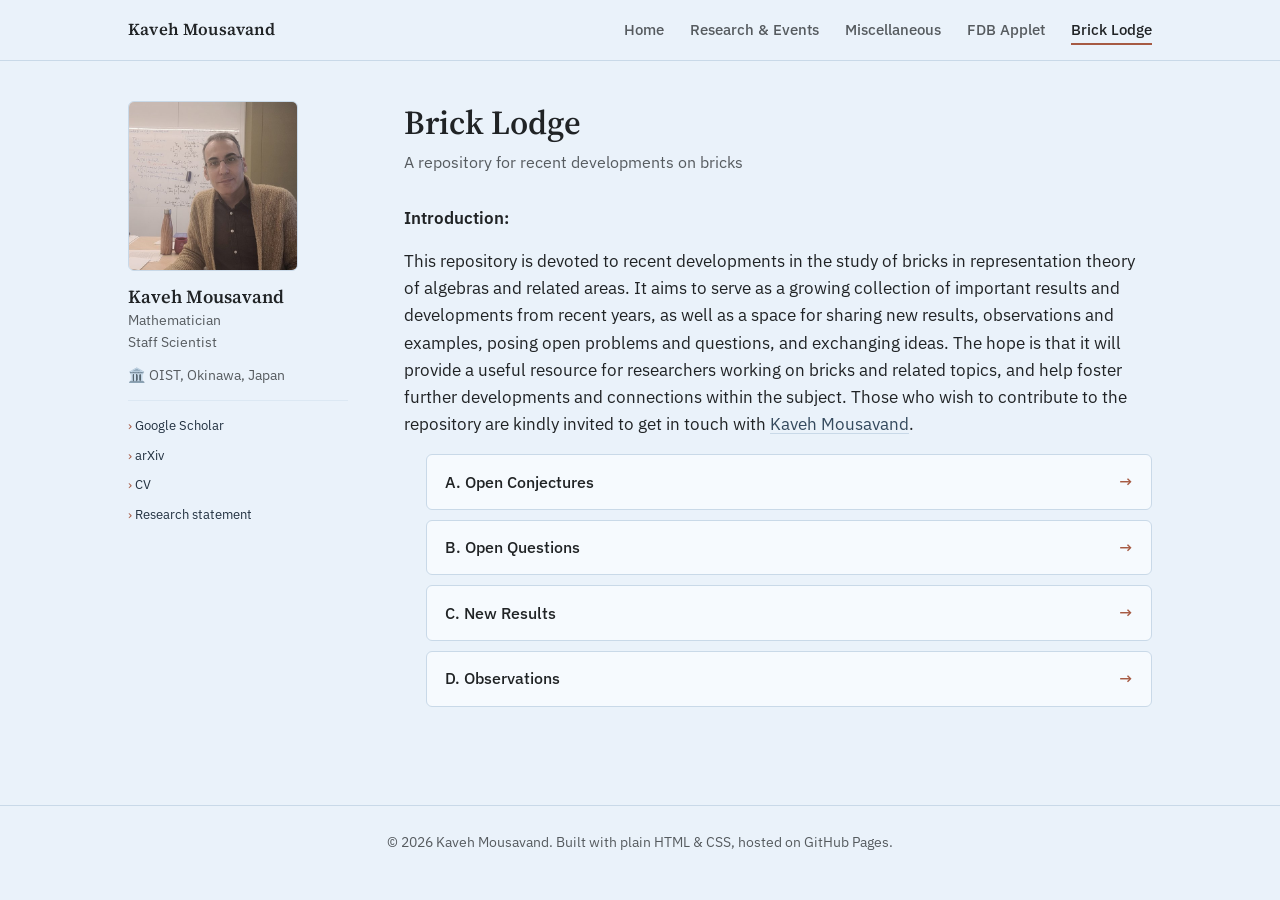
<file: index.html>
<!DOCTYPE html>
<html lang="en">
<head>
<meta charset="UTF-8">
<meta name="viewport" content="width=device-width, initial-scale=1.0">
<title>Brick Lodge — Kaveh Mousavand</title>
<link rel="icon" href="data:,">
<link rel="stylesheet" href="css/style.css">
</head>
<body>

<nav class="topnav">
  <div class="topnav-inner" id="topnav-inner">
    <a class="brand" href="https://kaveh-mousavand.github.io/" target="_blank" rel="noopener noreferrer">Kaveh Mousavand</a>
    <button class="nav-toggle" id="nav-toggle" aria-label="Toggle navigation">Menu</button>
    <ul class="navlinks">
      <li><a href="https://kaveh-mousavand.github.io/" target="_blank" rel="noopener noreferrer">Home</a></li>
      <li><a href="https://kaveh-mousavand.github.io/research.html" target="_blank" rel="noopener noreferrer">Research &amp; Events</a></li>
      <li><a href="https://kaveh-mousavand.github.io/misc.html" target="_blank" rel="noopener noreferrer">Miscellaneous</a></li>
      <li><a href="https://kaveh-mousavand.github.io/fdb-applet.html" target="_blank" rel="noopener noreferrer">FDB Applet</a></li>
      <li><a href="index.html" class="active">Brick Lodge</a></li>
    </ul>
  </div>
</nav>

<div class="shell">
  <aside class="sidebar">
    <img class="avatar" src="assets/images/profile.jpg" alt="Kaveh Mousavand">
    <h2>Kaveh Mousavand</h2>
    <p class="field">Mathematician</p>
    <p class="role">Staff Scientist</p>
    <p class="org"><a href="https://www.oist.jp/" target="_blank" rel="noopener noreferrer">OIST, Okinawa, Japan</a></p>
    <ul class="sidebar-links">
      <li><a href="https://scholar.google.com/citations?user=8kGHQqMAAAAJ&hl=en" target="_blank" rel="noopener noreferrer">Google Scholar</a></li>
      <li><a href="https://arxiv.org/a/mousavand_k_1" target="_blank" rel="noopener noreferrer">arXiv</a></li>
      <li><a href="https://kaveh-mousavand.github.io/assets/docs/cv.pdf" target="_blank" rel="noopener noreferrer">CV</a></li>
      <li><a href="https://kaveh-mousavand.github.io/assets/docs/research-statement.pdf" target="_blank" rel="noopener noreferrer">Research statement</a></li>
    </ul>
  </aside>

  <main class="content">
    <h1>Brick Lodge</h1>
    <p class="subtitle">A repository for recent developments on bricks</p>

    <p class="section-label">Introduction:</p>
    <p>This repository is devoted to recent developments in the study of bricks in representation theory of algebras and related areas. It aims to serve as a growing collection of important results and developments from recent years, as well as a space for sharing new results, observations and examples, posing open problems and questions, and exchanging ideas. The hope is that it will provide a useful resource for researchers working on bricks and related topics, and help foster further developments and connections within the subject. Those who wish to contribute to the repository are kindly invited to get in touch with <a href="https://kaveh-mousavand.github.io/" target="_blank" rel="noopener noreferrer">Kaveh Mousavand</a>.</p>

    <ul class="brick-list">
      <li><a class="brick-item" href="open-conjectures.html">A. Open Conjectures</a></li>
      <li><a class="brick-item" href="open-questions.html">B. Open Questions</a></li>
      <li><a class="brick-item" href="results.html">C. New Results</a></li>
      <li><a class="brick-item" href="observations.html">D. Observations</a></li>
    </ul>
  </main>
</div>

<footer class="site-footer">
  © 2026 Kaveh Mousavand. Built with plain HTML &amp; CSS, hosted on GitHub Pages.
</footer>

<script>
document.getElementById('nav-toggle').addEventListener('click', function() {
  document.getElementById('topnav-inner').classList.toggle('open');
});

// All four sections are their own pages: open-conjectures.html, open-questions.html,
// results.html and observations.html.
</script>
</body>
</html>
</file>
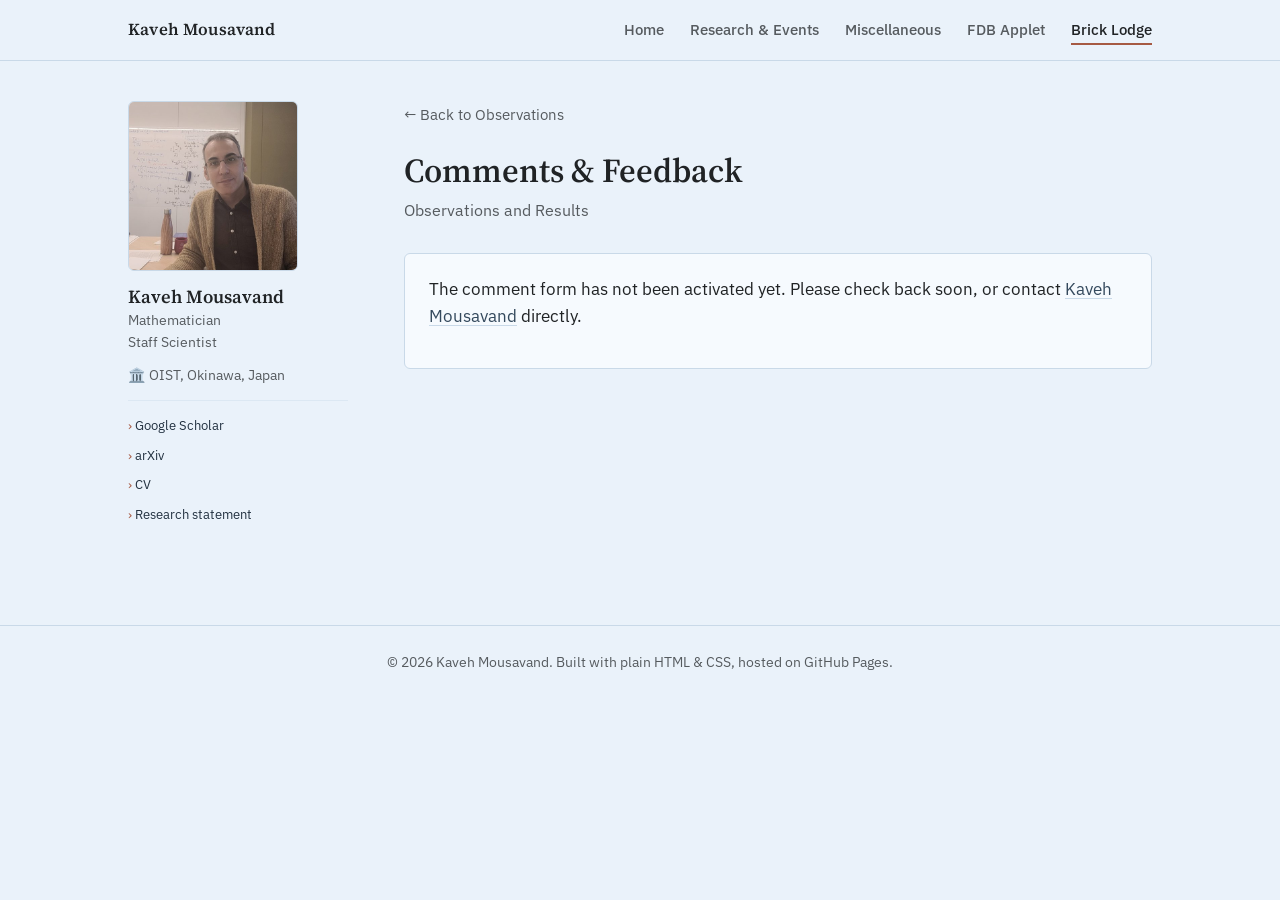
<file: feedback.html>
<!DOCTYPE html>
<html lang="en">
<head>
<meta charset="UTF-8">
<meta name="viewport" content="width=device-width, initial-scale=1.0">
<title>Comments &amp; Feedback — Brick Lodge</title>
<link rel="icon" href="data:,">
<link rel="stylesheet" href="css/style.css">
</head>
<body>

<nav class="topnav">
  <div class="topnav-inner" id="topnav-inner">
    <a class="brand" href="https://kaveh-mousavand.github.io/" target="_blank" rel="noopener noreferrer">Kaveh Mousavand</a>
    <button class="nav-toggle" id="nav-toggle" aria-label="Toggle navigation">Menu</button>
    <ul class="navlinks">
      <li><a href="https://kaveh-mousavand.github.io/" target="_blank" rel="noopener noreferrer">Home</a></li>
      <li><a href="https://kaveh-mousavand.github.io/research.html" target="_blank" rel="noopener noreferrer">Research &amp; Events</a></li>
      <li><a href="https://kaveh-mousavand.github.io/misc.html" target="_blank" rel="noopener noreferrer">Miscellaneous</a></li>
      <li><a href="https://kaveh-mousavand.github.io/fdb-applet.html" target="_blank" rel="noopener noreferrer">FDB Applet</a></li>
      <li><a href="index.html" class="active">Brick Lodge</a></li>
    </ul>
  </div>
</nav>

<div class="shell">
  <aside class="sidebar">
    <img class="avatar" src="assets/images/profile.jpg" alt="Kaveh Mousavand">
    <h2>Kaveh Mousavand</h2>
    <p class="field">Mathematician</p>
    <p class="role">Staff Scientist</p>
    <p class="org"><a href="https://www.oist.jp/" target="_blank" rel="noopener noreferrer">OIST, Okinawa, Japan</a></p>
    <ul class="sidebar-links">
      <li><a href="https://scholar.google.com/citations?user=8kGHQqMAAAAJ&hl=en" target="_blank" rel="noopener noreferrer">Google Scholar</a></li>
      <li><a href="https://arxiv.org/a/mousavand_k_1" target="_blank" rel="noopener noreferrer">arXiv</a></li>
      <li><a href="https://kaveh-mousavand.github.io/assets/docs/cv.pdf" target="_blank" rel="noopener noreferrer">CV</a></li>
      <li><a href="https://kaveh-mousavand.github.io/assets/docs/research-statement.pdf" target="_blank" rel="noopener noreferrer">Research statement</a></li>
    </ul>
  </aside>

  <main class="content">
    <a class="back-link" id="back-to-obs" href="observations.html">&larr; Back to Observations</a>
    <h1>Comments &amp; Feedback</h1>
    <p class="subtitle" id="obs-label">Observations</p>

    <div class="card" id="not-active" hidden>
      <p>The comment form has not been activated yet. Please check back soon, or contact <a href="https://kaveh-mousavand.github.io/" target="_blank" rel="noopener noreferrer">Kaveh Mousavand</a> directly.</p>
    </div>
    <div class="card" id="bad-link" hidden>
      <p>This page needs to be opened from the &ldquo;Comments &amp; Feedback&rdquo; link below an observation or a result. Please go back to the <a href="observations.html">Observations</a> or <a href="results.html">Results</a> page.</p>
    </div>

    <form id="feedback-form" class="card feedback-form" novalidate>
      <p class="form-intro">Your comment will be sent to the maintainer and contributors of the Brick Lodge for review. If it is approved, it will appear beneath the relevant observation or result under your full name. Your email address is used only to contact you about your comment and is never displayed.</p>

      <label for="full-name">Full name <span class="req">*</span></label>
      <input type="text" id="full-name" name="name" maxlength="120" autocomplete="name" required>

      <label for="email">Email address <span class="req">*</span></label>
      <input type="email" id="email" name="email" maxlength="200" autocomplete="email" required>

      <label for="comment">Comment or feedback <span class="req">*</span></label>
      <textarea id="comment" name="comment" rows="10" required></textarea>
      <p class="field-note"><span id="word-count" class="word-count">0 / 1000 words</span></p>

      <label for="attachment">Attachment <span class="opt">(optional, up to <span id="max-mb">20</span> MB)</span></label>
      <input type="file" id="attachment" name="attachment">
      <p class="field-note" id="file-note"></p>

      <div class="hp" aria-hidden="true">
        <label for="website">Leave this field empty</label>
        <input type="text" id="website" name="website" tabindex="-1" autocomplete="off">
      </div>

      <p id="form-status" class="form-status" role="status" aria-live="polite" hidden></p>
      <button type="submit" class="btn" id="submit-btn">Submit comment</button>
    </form>

    <div class="card" id="thanks" hidden>
      <h3>Thank you</h3>
      <p>Thank you for your comment and feedback. It will be posted on the Brick Lodge after review. A confirmation has also been sent to your email address.</p>
      <p><a href="observations.html" id="thanks-back">&larr; Back to Observations</a></p>
    </div>
  </main>
</div>

<footer class="site-footer">
  © 2026 Kaveh Mousavand. Built with plain HTML &amp; CSS, hosted on GitHub Pages.
</footer>

<script src="js/feedback-config.js"></script>
<script src="js/feedback.js"></script>
<script>
document.getElementById('nav-toggle').addEventListener('click', function() {
  document.getElementById('topnav-inner').classList.toggle('open');
});

document.querySelectorAll('.info-toggle').forEach(function(btn) {
  btn.addEventListener('click', function() {
    const panel = document.getElementById(btn.getAttribute('data-target'));
    if (!panel) return;
    const isOpen = btn.getAttribute('aria-expanded') === 'true';
    btn.setAttribute('aria-expanded', String(!isOpen));
    if (isOpen) {
      panel.hidden = true;
    } else {
      panel.hidden = false;
    }
  });
});
</script>
</body>
</html>
</file>
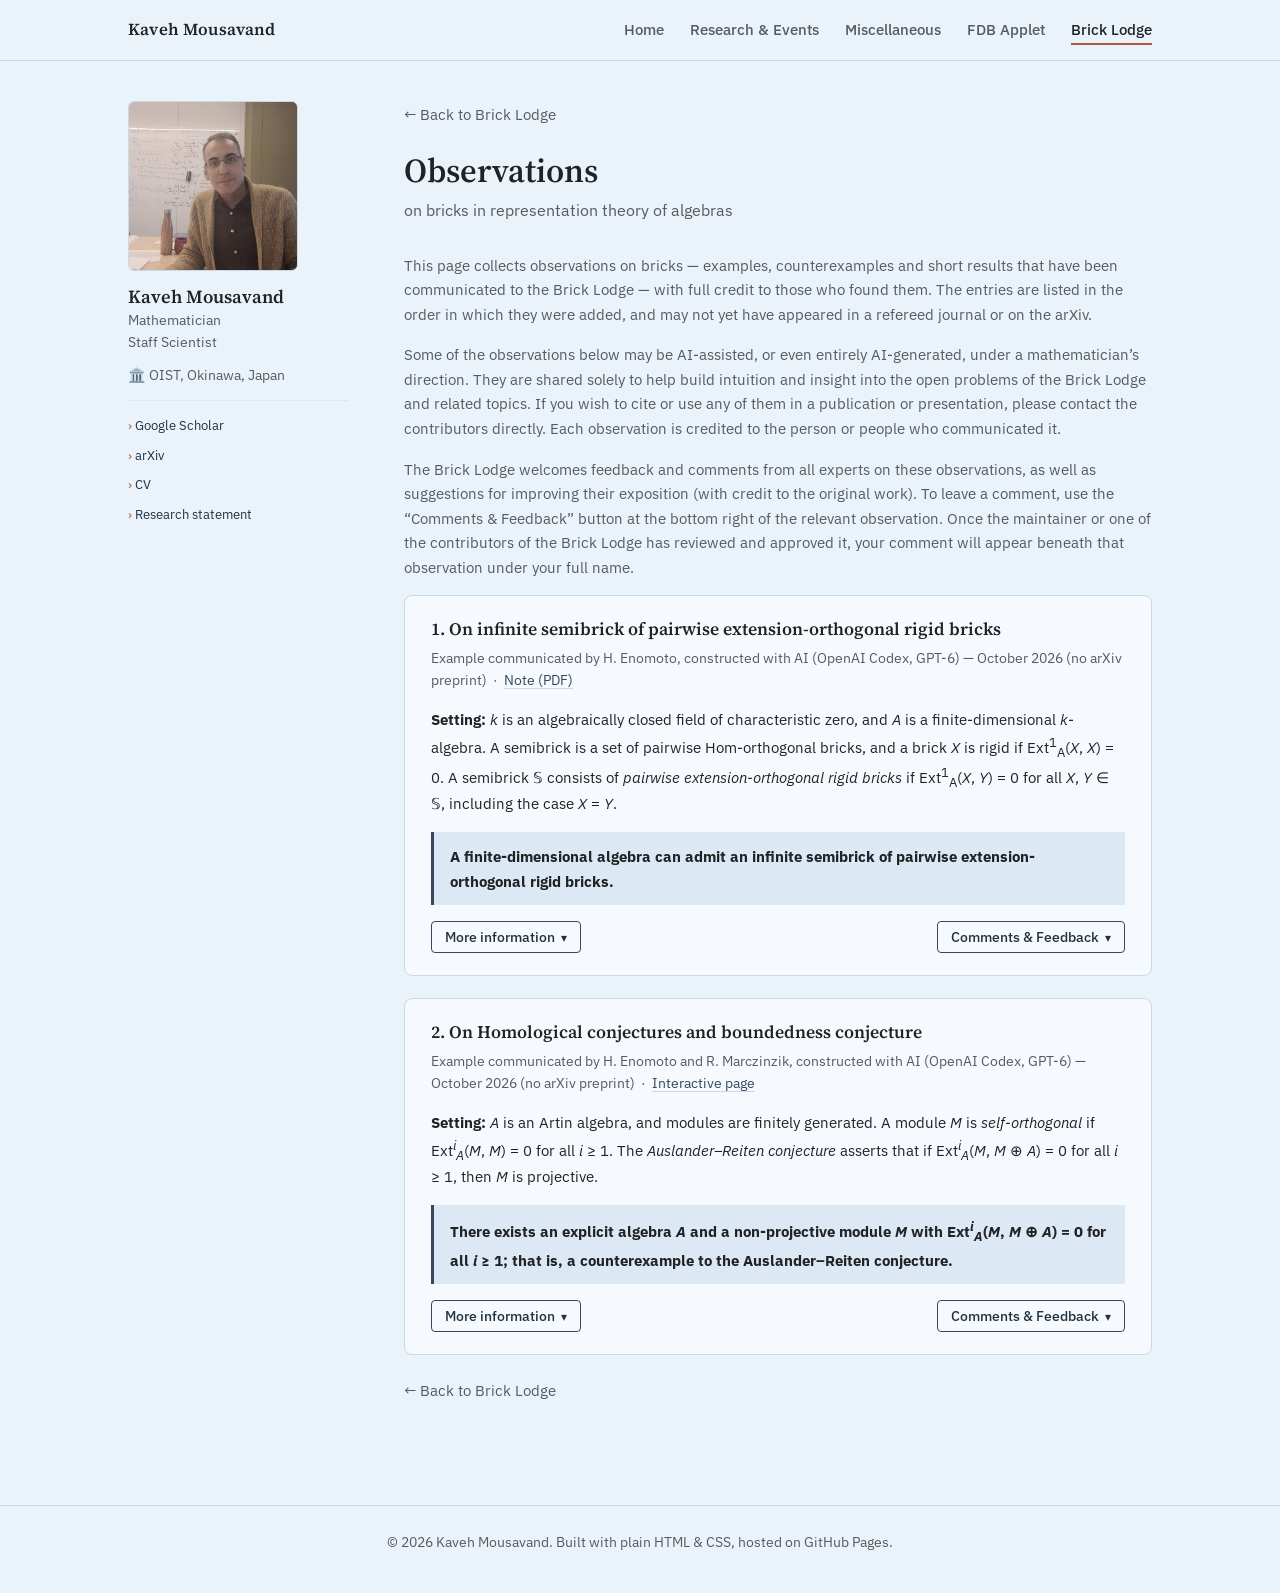
<file: observations.html>
<!DOCTYPE html>
<html lang="en">
<head>
<meta charset="UTF-8">
<meta name="viewport" content="width=device-width, initial-scale=1.0">
<title>Observations on Bricks — Kaveh Mousavand</title>
<link rel="icon" href="data:,">
<link rel="stylesheet" href="css/style.css">
</head>
<body>

<nav class="topnav">
  <div class="topnav-inner" id="topnav-inner">
    <a class="brand" href="https://kaveh-mousavand.github.io/" target="_blank" rel="noopener noreferrer">Kaveh Mousavand</a>
    <button class="nav-toggle" id="nav-toggle" aria-label="Toggle navigation">Menu</button>
    <ul class="navlinks">
      <li><a href="https://kaveh-mousavand.github.io/" target="_blank" rel="noopener noreferrer">Home</a></li>
      <li><a href="https://kaveh-mousavand.github.io/research.html" target="_blank" rel="noopener noreferrer">Research &amp; Events</a></li>
      <li><a href="https://kaveh-mousavand.github.io/misc.html" target="_blank" rel="noopener noreferrer">Miscellaneous</a></li>
      <li><a href="https://kaveh-mousavand.github.io/fdb-applet.html" target="_blank" rel="noopener noreferrer">FDB Applet</a></li>
      <li><a href="index.html" class="active">Brick Lodge</a></li>
    </ul>
  </div>
</nav>

<div class="shell">
  <aside class="sidebar">
    <img class="avatar" src="assets/images/profile.jpg" alt="Kaveh Mousavand">
    <h2>Kaveh Mousavand</h2>
    <p class="field">Mathematician</p>
    <p class="role">Staff Scientist</p>
    <p class="org"><a href="https://www.oist.jp/" target="_blank" rel="noopener noreferrer">OIST, Okinawa, Japan</a></p>
    <ul class="sidebar-links">
      <li><a href="https://scholar.google.com/citations?user=8kGHQqMAAAAJ&hl=en" target="_blank" rel="noopener noreferrer">Google Scholar</a></li>
      <li><a href="https://arxiv.org/a/mousavand_k_1" target="_blank" rel="noopener noreferrer">arXiv</a></li>
      <li><a href="https://kaveh-mousavand.github.io/assets/docs/cv.pdf" target="_blank" rel="noopener noreferrer">CV</a></li>
      <li><a href="https://kaveh-mousavand.github.io/assets/docs/research-statement.pdf" target="_blank" rel="noopener noreferrer">Research statement</a></li>
    </ul>
  </aside>

  <main class="content">
    <a class="back-link" href="index.html">&larr; Back to Brick Lodge</a>
    <h1>Observations</h1>
    <p class="subtitle">on bricks in representation theory of algebras</p>

    <p class="conjectures-intro tight">This page collects observations on bricks &mdash; examples, counterexamples and short results that have been communicated to the Brick Lodge &mdash; with full credit to those who found them. The entries are listed in the order in which they were added, and may not yet have appeared in a refereed journal or on the arXiv.</p>

    <p class="conjectures-intro tight">Some of the observations below may be AI-assisted, or even entirely AI-generated, under a mathematician&rsquo;s direction. They are shared solely to help build intuition and insight into the open problems of the Brick Lodge and related topics. If you wish to cite or use any of them in a publication or presentation, please contact the contributors directly. Each observation is credited to the person or people who communicated it.</p>

    <p class="conjectures-intro">The Brick Lodge welcomes feedback and comments from all experts on these observations, as well as suggestions for improving their exposition (with credit to the original work). To leave a comment, use the &ldquo;Comments &amp; Feedback&rdquo; button at the bottom right of the relevant observation. Once the maintainer or one of the contributors of the Brick Lodge has reviewed and approved it, your comment will appear beneath that observation under your full name.</p>

    <!-- 1 -->
    <div class="conjecture-card" id="obs-1">
      <h3>1. On infinite semibrick of pairwise extension-orthogonal rigid bricks</h3>
      <p class="conjecture-meta">Example communicated by H. Enomoto, constructed with AI (OpenAI Codex, GPT-6) &mdash; October 2026 (no arXiv preprint) &nbsp;&middot;&nbsp; <a href="assets/docs/enomoto-infinite-semibrick-of-rigid-modules.pdf" target="_blank" rel="noopener noreferrer">Note (PDF)</a></p>
      <p class="conjecture-setting"><strong>Setting:</strong> <em>k</em> is an algebraically closed field of characteristic zero, and <em>A</em> is a finite-dimensional <em>k</em>-algebra. A semibrick is a set of pairwise Hom-orthogonal bricks, and a brick <em>X</em> is rigid if Ext<sup>1</sup><sub>A</sub>(<em>X</em>, <em>X</em>) = 0. A semibrick 𝕊 consists of <em>pairwise extension-orthogonal rigid bricks</em> if Ext<sup>1</sup><sub>A</sub>(<em>X</em>, <em>Y</em>) = 0 for all <em>X</em>, <em>Y</em> &isin; 𝕊, including the case <em>X</em> = <em>Y</em>.</p>
      <p class="conjecture-statement">A finite-dimensional algebra can admit an infinite semibrick of pairwise extension-orthogonal rigid bricks.</p>
      <div class="card-actions">
        <button type="button" class="info-toggle" aria-expanded="false" data-target="o-info-1" data-group="obs-1">More information <span class="chev">&#9662;</span></button>
        <button type="button" class="info-toggle comments-toggle" aria-expanded="false" data-target="o-comments-1" data-group="obs-1" data-obs="obs-1"><span class="comments-label">Comments &amp; Feedback</span> <span class="chev">&#9662;</span></button>
      </div>
      <div class="info-panel comments-panel" id="o-comments-1" data-obs="obs-1" hidden>
        <div class="comments-inactive">
          <p>The comment form has not been activated yet. Please check back soon, or contact <a href="https://kaveh-mousavand.github.io/" target="_blank" rel="noopener noreferrer">Kaveh Mousavand</a> directly.</p>
        </div>
        <div class="comments-active" hidden>
          <div class="approved-comments"></div>
          <p class="comments-status"></p>
          <p><a class="btn" href="feedback.html?obs=obs-1">Leave a comment or feedback &rarr;</a></p>
        </div>
      </div>
      <div class="info-panel" id="o-info-1" hidden>
        <p><strong>Credit, background and motivation.</strong> This example was communicated to us by <a href="https://haruhisa-enomoto.github.io/" target="_blank" rel="noopener noreferrer">Haruhisa Enomoto</a>, to whom we are grateful, in October 2026 (the attached note is dated October 4, 2026). Semibricks, which are in bijection with wide subcategories, are at the heart of the brick-Brauer&ndash;Thrall conjectures: the Semibrick Conjecture of Enomoto (<a href="https://arxiv.org/abs/2005.01626" target="_blank" rel="noopener noreferrer">arXiv:2005.01626</a>) predicts that an algebra is brick-infinite if and only if it admits an infinite semibrick. It is natural to ask how well-behaved such a semibrick can be made. In <a href="https://arxiv.org/abs/2606.27063" target="_blank" rel="noopener noreferrer">arXiv:2606.27063</a> Mousavand&ndash;Paquette asked (Question 4.2) whether, over a fixed algebra, a semibrick of pairwise extension-orthogonal rigid bricks is necessarily finite and, if so, whether its cardinality is bounded in terms of the algebra. Their Example 4.1 produces finite such semibricks of arbitrarily large cardinality, but only by changing the algebra each time, and their argument (based on <a href="https://arxiv.org/abs/1210.1036" target="_blank" rel="noopener noreferrer">&tau;-tilting theory</a>) shows that an algebra with an infinite such semibrick must have global dimension at least two.</p>
        <p class="main-result"><strong>Main result.</strong> Over an algebraically closed field of characteristic zero, there is a connected basic algebra &Lambda; with three simple modules, of dimension 21, with (rad &Lambda;)<sup>3</sup> = 0 and global dimension 2 (the least possible), together with modules <em>B</em><sub>n</sub> (<em>n</em> &ge; 0) of dimension vector (<em>n</em>+1, <em>n</em>+1, <em>n</em>+1) such that Hom<sub>&Lambda;</sub>(<em>B</em><sub>m</sub>, <em>B</em><sub>n</sub>) is <em>k</em> if <em>m</em> = <em>n</em> and 0 otherwise, and Ext<sup>1</sup><sub>&Lambda;</sub>(<em>B</em><sub>m</sub>, <em>B</em><sub>n</sub>) = 0 for all <em>m</em>, <em>n</em> &ge; 0. Hence {<em>B</em><sub>n</sub>} is an infinite semibrick of pairwise extension-orthogonal rigid bricks, and over this one algebra even the sizes of finite such semibricks are unbounded. Each <em>B</em><sub>n</sub> has projective dimension exactly 2, and dim Ext<sup>2</sup>(<em>B</em><sub>m</sub>, <em>B</em><sub>n</sub>) = (<em>m</em>+1)(<em>n</em>+1) &minus; &delta;<sub>mn</sub>.</p>
        <p><strong>Construction and AI provenance.</strong> The algebra &Lambda; is an instance of the universal-localization construction of Neeman&ndash;Ranicki&ndash;Schofield (<a href="https://doi.org/10.1017/S030500410300700X" target="_blank" rel="noopener noreferrer">Math. Proc. Cambridge Philos. Soc. 2004</a>), applied to the universal enveloping algebra <em>U</em> of the Lie algebra sl<sub>2</sub>. The finite-dimensional <em>U</em>-modules embed fully and exactly into mod &Lambda; with an extension-closed image (the modules on which two distinguished arrows act invertibly), so Hom and Ext<sup>1</sup> are preserved, and <em>B</em><sub>n</sub> is the image of the (<em>n</em>+1)-dimensional simple sl<sub>2</sub>-module; the required vanishing then reduces to the complete reducibility of sl<sub>2</sub>-modules in characteristic zero. <strong>The example was created by AI:</strong> according to the note, the construction and its proof were developed with OpenAI&rsquo;s <em>Codex</em> agent in research directed by Haruhisa Enomoto, and the manuscript &mdash; a LaTeX/PDF note titled &ldquo;An infinite semibrick of rigid modules&rdquo;, listing &ldquo;Codex (GPT-6)&rdquo; as its author &mdash; was drafted with GPT-6 in Codex. It has not yet been refereed.</p>
        <p class="attachment"><span class="attachment-icon" aria-hidden="true">&#128206;</span> <span><strong>Attached note (PDF):</strong> <a href="assets/docs/enomoto-infinite-semibrick-of-rigid-modules.pdf" target="_blank" rel="noopener noreferrer">An infinite semibrick of rigid modules</a> &mdash; Codex (GPT-6), October 4, 2026; shared by H. Enomoto.</span></p>
        <p><strong>Connections to other entries of the Brick Lodge:</strong></p>
        <p>&bull; <a href="open-questions.html#rigid-semibricks">Open Questions, item 3 (Rigid semibricks)</a>: part (1) is answered affirmatively by this example; part (2) &mdash; whether such an algebra must be (strictly) wild &mdash; remains open. Our own remark: the quotient of &Lambda; by the ideal generated by the idempotent of the third vertex is the path algebra of the Kronecker quiver with four arrows, which is strictly wild, so &Lambda; is itself strictly wild; the example is therefore consistent with an affirmative answer to part (2). It also settles the existence version of the <a href="https://mathoverflow.net/questions/513923/infinite-semibrick-consisting-of-rigid-modules" target="_blank" rel="noopener noreferrer">MathOverflow question</a>.</p>
        <p>&bull; <a href="open-conjectures.html#semibrick-conjecture">Semibrick Conjecture</a> and <a href="open-conjectures.html#second-bbt">2nd bBT Conjecture</a>: &Lambda; is brick-infinite and admits an infinite semibrick, as predicted. The members <em>B</em><sub>n</sub> have pairwise different dimension vectors, but, being strictly wild, &Lambda; also has infinitely many bricks of one dimension vector (<a href="https://arxiv.org/abs/2606.27063" target="_blank" rel="noopener noreferrer">arXiv:2606.27063</a>, Proposition 3.1) &mdash; concretely, the bricks of dimension vector (1, 1, 0) given by the nonzero scalar 4-tuples on the four arrows from vertex 1 to vertex 2. Likewise, the family does not by itself witness condition (1) of the <a href="open-conjectures.html#hom-orthogonal">Hom-orthogonal Conjecture</a>, which asks for pairwise Hom-orthogonal modules of the <em>same</em> dimension. However, one can also generate such a set.</p>
        <p>&bull; <a href="open-conjectures.html#rigid-bricks">Rigid-bricks Conjecture</a>: not affected. That conjecture assumes that <em>every</em> brick is rigid, whereas here only the members of the semibrick are; indeed the bricks of dimension vector (1, 1, 0) above are not rigid (already over the Kronecker quotient their self-extension space is 3-dimensional, and it embeds into that over &Lambda;).</p>
        <p>&bull; The example is strictly wild and not brick-tame, so it does not bear on <a href="open-questions.html">Questions 1 and 2</a> (tameness; no-gap phenomenon). We do not know of a direct implication for, or further insights into, the remaining questions and conjectures in the Brick Lodge.</p>
        <p class="topics-label">Related topics</p>
        <ul class="topic-list">
          <li><a href="https://doi.org/10.1017/S030500410300700X" target="_blank" rel="noopener noreferrer">Universal localization (Neeman&ndash;Ranicki&ndash;Schofield)</a></li>
          <li><a href="https://arxiv.org/abs/2606.27063" target="_blank" rel="noopener noreferrer">Non-&tau;-rigid bricks (2026)</a></li>
          <li><a href="https://arxiv.org/abs/2005.01626" target="_blank" rel="noopener noreferrer">Wide subcategories &amp; Monobrick</a></li>
          <li><a href="open-conjectures.html#semibrick-conjecture">Semibrick Conjecture</a></li>
          <li><a href="open-questions.html#rigid-semibricks">Rigid semibricks</a></li>
          <li><a href="https://mathoverflow.net/questions/513923/infinite-semibrick-consisting-of-rigid-modules" target="_blank" rel="noopener noreferrer">MathOverflow question</a></li>
          <li><a href="https://arxiv.org/abs/2508.11789" target="_blank" rel="noopener noreferrer">Bricks &mdash; a survey</a></li>
        </ul>
      </div>
    </div>

    <!-- 2 -->
    <div class="conjecture-card" id="obs-2">
      <h3>2. On Homological conjectures and boundedness conjecture</h3>
      <p class="conjecture-meta">Example communicated by H. Enomoto and R. Marczinzik, constructed with AI (OpenAI Codex, GPT-6) &mdash; October 2026 (no arXiv preprint) &nbsp;&middot;&nbsp; <a href="https://claude.ai/artifact/KRrmUN1GQy6NDwJZER9YEY" target="_blank" rel="noopener noreferrer">Interactive page</a></p>
      <p class="conjecture-setting"><strong>Setting:</strong> <em>A</em> is an Artin algebra, and modules are finitely generated. A module <em>M</em> is <em>self-orthogonal</em> if Ext<sup><em>i</em></sup><sub><em>A</em></sub>(<em>M</em>, <em>M</em>) = 0 for all <em>i</em> &ge; 1. The <em>Auslander&ndash;Reiten conjecture</em> asserts that if Ext<sup><em>i</em></sup><sub><em>A</em></sub>(<em>M</em>, <em>M</em> &oplus; <em>A</em>) = 0 for all <em>i</em> &ge; 1, then <em>M</em> is projective.</p>
      <p class="conjecture-statement">There exists an explicit algebra <em>A</em> and a non-projective module <em>M</em> with Ext<sup><em>i</em></sup><sub><em>A</em></sub>(<em>M</em>, <em>M</em> &oplus; <em>A</em>) = 0 for all <em>i</em> &ge; 1; that is, a counterexample to the Auslander&ndash;Reiten conjecture.</p>
      <div class="card-actions">
        <button type="button" class="info-toggle" aria-expanded="false" data-target="o-info-2" data-group="obs-2">More information <span class="chev">&#9662;</span></button>
        <button type="button" class="info-toggle comments-toggle" aria-expanded="false" data-target="o-comments-2" data-group="obs-2" data-obs="obs-2"><span class="comments-label">Comments &amp; Feedback</span> <span class="chev">&#9662;</span></button>
      </div>
      <div class="info-panel comments-panel" id="o-comments-2" data-obs="obs-2" hidden>
        <div class="comments-inactive">
          <p>The comment form has not been activated yet. Please check back soon, or contact <a href="https://kaveh-mousavand.github.io/" target="_blank" rel="noopener noreferrer">Kaveh Mousavand</a> directly.</p>
        </div>
        <div class="comments-active" hidden>
          <div class="approved-comments"></div>
          <p class="comments-status"></p>
          <p><a class="btn" href="feedback.html?obs=obs-2">Leave a comment or feedback &rarr;</a></p>
        </div>
      </div>
      <div class="info-panel" id="o-info-2" hidden>
        <p><strong>Credit, background and motivation.</strong> This example was communicated to us in October 2026 by <a href="https://haruhisa-enomoto.github.io/" target="_blank" rel="noopener noreferrer">Haruhisa Enomoto</a> and <a href="https://sites.google.com/view/rene-marczinzik/home" target="_blank" rel="noopener noreferrer">Ren&eacute; Marczinzik</a>, to whom we are grateful. It was constructed by GPT-6-Astra (OpenAI Codex, GPT-6) under their supervision, and the interactive page presenting it was made with Claude. The Auslander&ndash;Reiten conjecture, which dates back to the 1970s, is one of the central open problems of the homological theory of finite-dimensional algebras. Enomoto and Marczinzik have worked extensively on the surrounding circle of homological conjectures, including the recent preprint discussed below, so this is a natural place for such an example to appear. At the time of writing there is no arXiv preprint and the example has not been refereed.</p>
        <p class="main-result"><strong>Main result.</strong> There exists an explicit algebra, whose quiver, relations and module are given on the <a href="https://claude.ai/artifact/KRrmUN1GQy6NDwJZER9YEY" target="_blank" rel="noopener noreferrer">interactive page</a>, that is a counterexample to the Auslander&ndash;Reiten conjecture: it carries a non-projective module <em>M</em> with Ext<sup><em>i</em></sup>(<em>M</em>, <em>M</em> &oplus; <em>A</em>) = 0 for all <em>i</em> &ge; 1.</p>
        <p><strong>The boundedness conjecture.</strong> In Section 5 of &ldquo;Maximal self-orthogonal modules and a new generalization of tilting modules&rdquo; (Enomoto, <a href="https://arxiv.org/abs/2301.13498" target="_blank" rel="noopener noreferrer">arXiv:2301.13498</a>) the boundedness conjecture appears as Conjecture 5.1. Roughly, it predicts that over a fixed algebra the number of pairwise non-isomorphic indecomposable summands of a self-orthogonal module is bounded by the rank of the algebra, that is, by the number of its simple modules. Remark 5.6 of that paper says that the conjecture appears in various publications and that its name originates from Happel: D. Happel, &ldquo;Selforthogonal modules&rdquo;, in <em>Abelian groups and modules</em> (Padova, 1994), Math. Appl. 343, Kluwer, 1995, pp. 257&ndash;276; and D. Happel and L. Unger, &ldquo;Complements and the generalized Nakayama conjecture&rdquo;, in <em>Algebras and modules II</em> (Geiranger, 1996), CMS Conf. Proc. 24, Amer. Math. Soc., 1998, pp. 293&ndash;310.</p>
        <p><strong>Boundedness and the homological conjectures.</strong> The boundedness conjecture implies the Auslander&ndash;Reiten conjecture and, globally, the generalized Nakayama conjecture. The first implication is short. Suppose <em>M</em> is non-projective with Ext<sup><em>i</em></sup>(<em>M</em>, <em>M</em> &oplus; <em>A</em>) = 0 for all <em>i</em> &ge; 1. Then <em>M</em> &oplus; <em>A</em> is self-orthogonal, and since <em>M</em> has an indecomposable non-projective summand it has strictly more than <em>n</em> pairwise non-isomorphic indecomposable summands, where <em>n</em> is the number of simple modules, contradicting boundedness. Consequently, a counterexample to the Auslander&ndash;Reiten conjecture, such as the one above, is also a counterexample to boundedness: adjoining the regular module to a non-projective module that violates the Auslander&ndash;Reiten conjecture already gives a self-orthogonal module with too many indecomposable summands. Boundedness could fail much more strongly, for instance if one algebra had self-orthogonal modules with arbitrarily many summands. Observation 1 points in that direction but does not reach it: its infinite semibrick is only extension-orthogonal in degree one (Ext<sup>2</sup> does not vanish there), so it is not self-orthogonal in the above sense. A semibrick of bricks with all higher extensions vanishing would give arbitrarily large ranks over one fixed algebra.</p>
        <p><strong>Connection to recent work on homological conjectures.</strong> In &ldquo;On the homological conjectures for Artin algebras&rdquo; (Enomoto&ndash;Marczinzik, <a href="https://arxiv.org/abs/2609.19172" target="_blank" rel="noopener noreferrer">arXiv:2609.19172</a>, September 2026) the authors show that, for Artin algebras over a fixed commutative artinian ring, the Auslander&ndash;Reiten conjecture, the generalized Nakayama conjecture, the Nakayama conjecture and both Tachikawa conjectures are globally equivalent; in other words, they all hold or all fail. Taken together with the example above, and provided it is confirmed, this suggests that these conjectures fail as a family rather than just one of them. We stress that the equivalence is global: a counterexample to one conjecture yields counterexamples to the others over the same base ring, but not necessarily for the same algebra. We also stress that the equivalence is a statement about these conjectures; it does not itself say whether the boundedness conjecture is among them.</p>
        <p><strong>Connection to recent AI results on the finitistic dimension.</strong> OpenAI has recently released a collection of mathematical manuscripts (<a href="https://github.com/openai/math" target="_blank" rel="noopener noreferrer">github.com/openai/math</a>), among them a manuscript, &ldquo;An algebra of infinite little finitistic dimension&rdquo; (September 23, 2026), which, according to its <a href="https://github.com/openai/math/blob/main/lean/docs/198.md" target="_blank" rel="noopener noreferrer">accompanying Lean-formalization page</a>, gives a finite-dimensional complex algebra with finitely generated modules of finite but unbounded projective dimension, and is presented as a disproof of the little finitistic dimension conjecture. The two results are logically independent, as far as we can tell: the finitistic dimension conjecture is about bounding projective dimensions, while the Auslander&ndash;Reiten and boundedness conjectures concern Ext-orthogonality and the number of summands. They are nonetheless conceptually close. All of them belong to the same family of &ldquo;finiteness and boundedness&rdquo; statements for finite-dimensional algebras that were long open, and both counterexamples were found with the help of AI systems. We do not know of a direct implication in either direction, and we would welcome comments from experts on this point.</p>
        <p><strong>Connections to other entries of the Brick Lodge:</strong></p>
        <p>&bull; <a href="#obs-1">Observation 1</a>: also produced with AI, and also concerned with Ext-orthogonality in a fixed algebra; see the remark above on why it falls short of self-orthogonality.</p>
        <p>&bull; We do not know of a direct implication for, or further insights into, the questions and conjectures of the Brick Lodge, which concern bricks, semibricks and brick-finiteness. Comments on possible connections are welcome.</p>
        <p class="topics-label">Related topics</p>
        <ul class="topic-list">
          <li><a href="https://claude.ai/artifact/KRrmUN1GQy6NDwJZER9YEY" target="_blank" rel="noopener noreferrer">Interactive page (counterexample)</a></li>
          <li><a href="https://arxiv.org/abs/2301.13498" target="_blank" rel="noopener noreferrer">Maximal self-orthogonal modules</a></li>
          <li><a href="https://arxiv.org/abs/2609.19172" target="_blank" rel="noopener noreferrer">Homological conjectures for Artin algebras</a></li>
          <li><a href="https://github.com/openai/math/blob/main/lean/docs/198.md" target="_blank" rel="noopener noreferrer">OpenAI: little finitistic dimension</a></li>
          <li><a href="#obs-1">Observation 1</a></li>
        </ul>
      </div>
    </div>

    <a class="back-link" href="index.html">&larr; Back to Brick Lodge</a>
  </main>
</div>

<footer class="site-footer">
  © 2026 Kaveh Mousavand. Built with plain HTML &amp; CSS, hosted on GitHub Pages.
</footer>

<script src="js/feedback-config.js"></script>
<script src="js/comments.js"></script>
<script>
document.getElementById('nav-toggle').addEventListener('click', function() {
  document.getElementById('topnav-inner').classList.toggle('open');
});

document.querySelectorAll('.info-toggle').forEach(function(btn) {
  btn.addEventListener('click', function() {
    const panel = document.getElementById(btn.getAttribute('data-target'));
    if (!panel) return;
    const isOpen = btn.getAttribute('aria-expanded') === 'true';
    // "More information" and "Comments & Feedback" of the same observation open one at a time.
    const group = btn.getAttribute('data-group');
    if (group && !isOpen) {
      document.querySelectorAll('.info-toggle[data-group="' + group + '"]').forEach(function(other) {
        if (other === btn) return;
        other.setAttribute('aria-expanded', 'false');
        const op = document.getElementById(other.getAttribute('data-target'));
        if (op) op.hidden = true;
      });
    }
    btn.setAttribute('aria-expanded', String(!isOpen));
    panel.hidden = isOpen;
  });
});
</script>
</body>
</html>
</file>
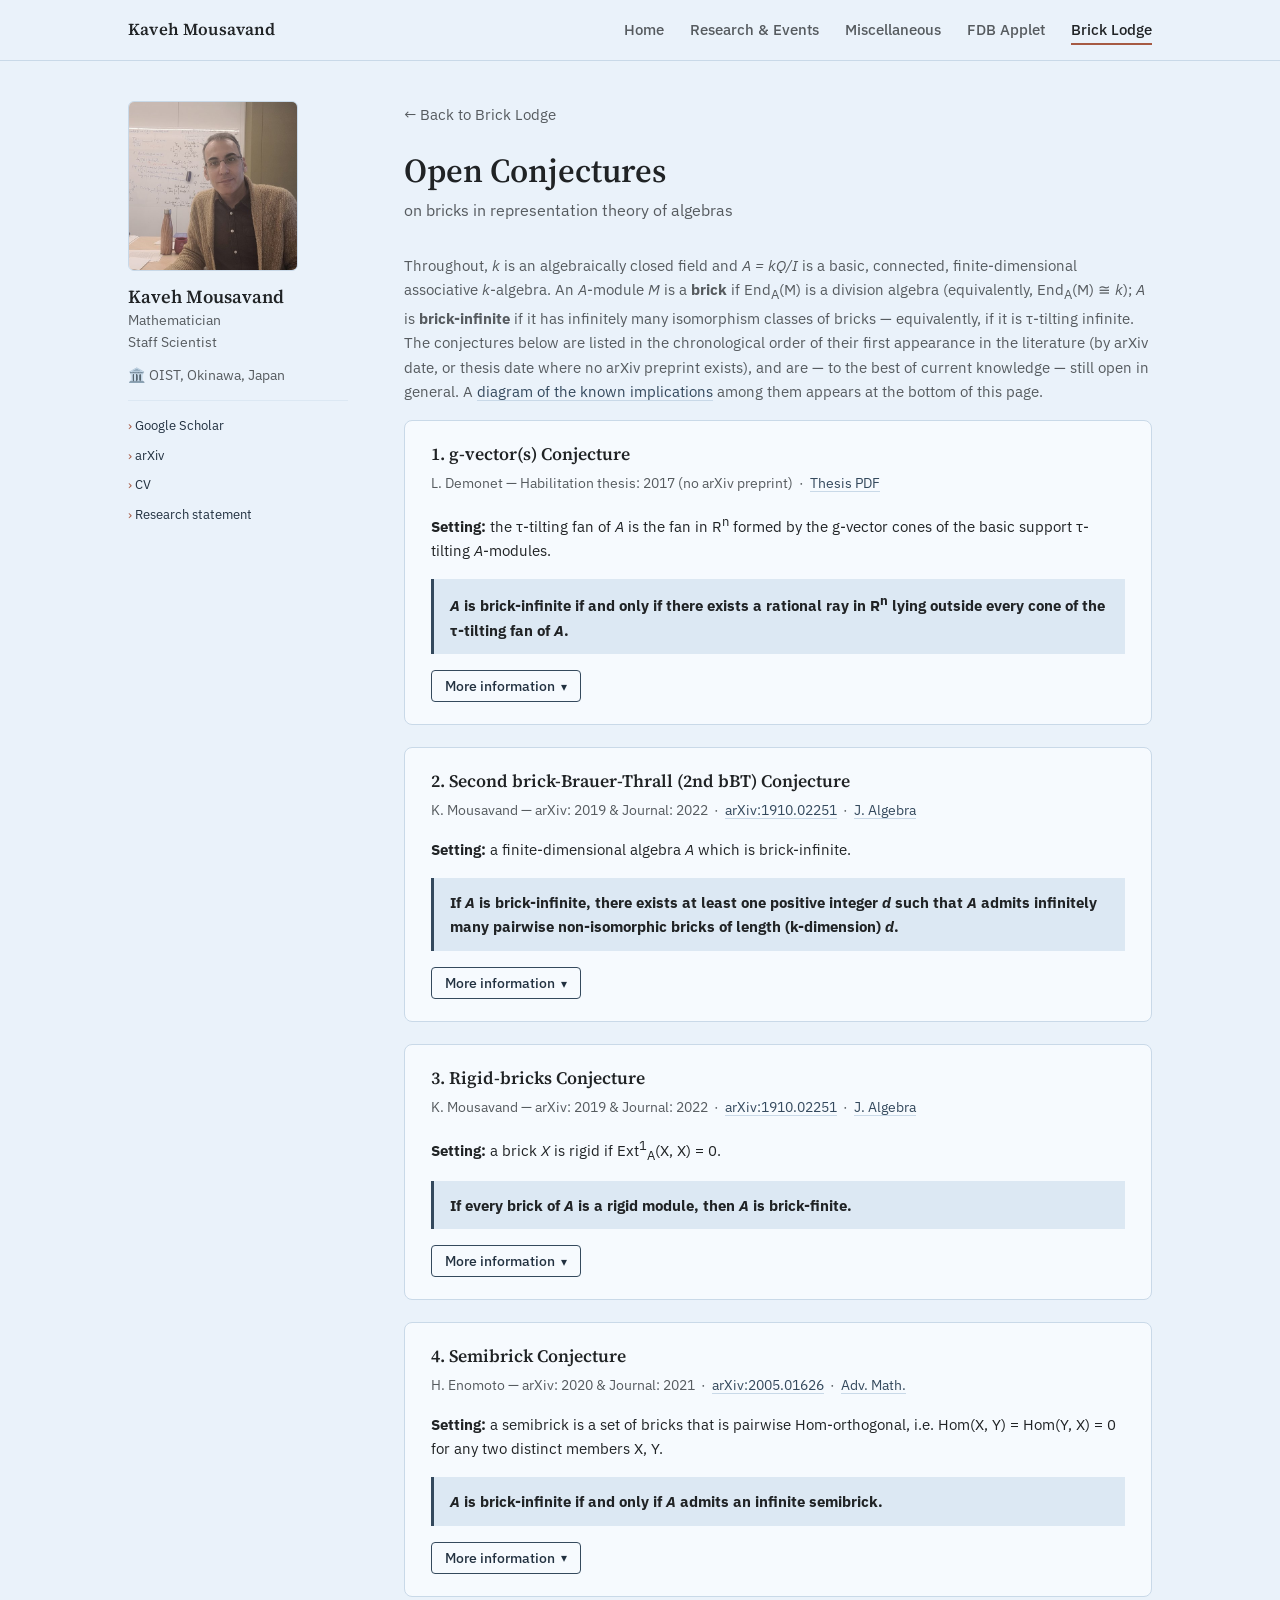
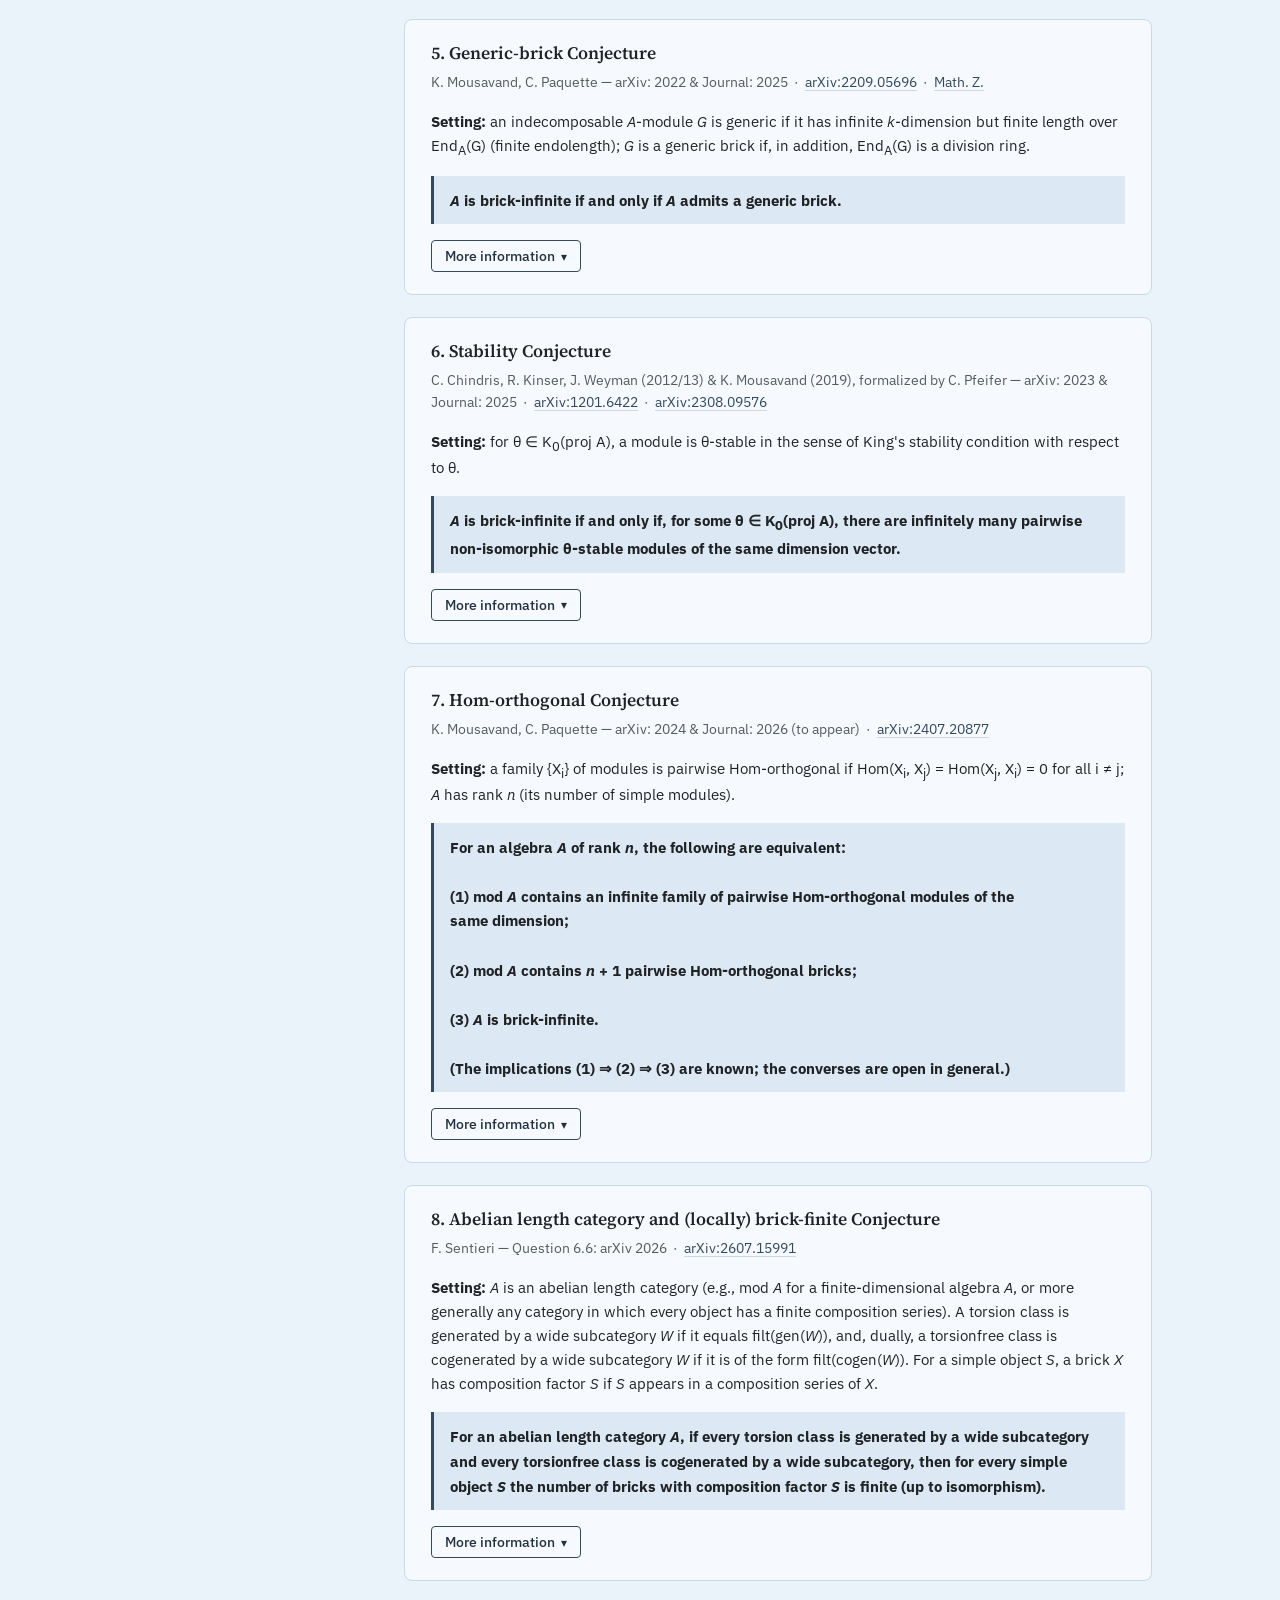
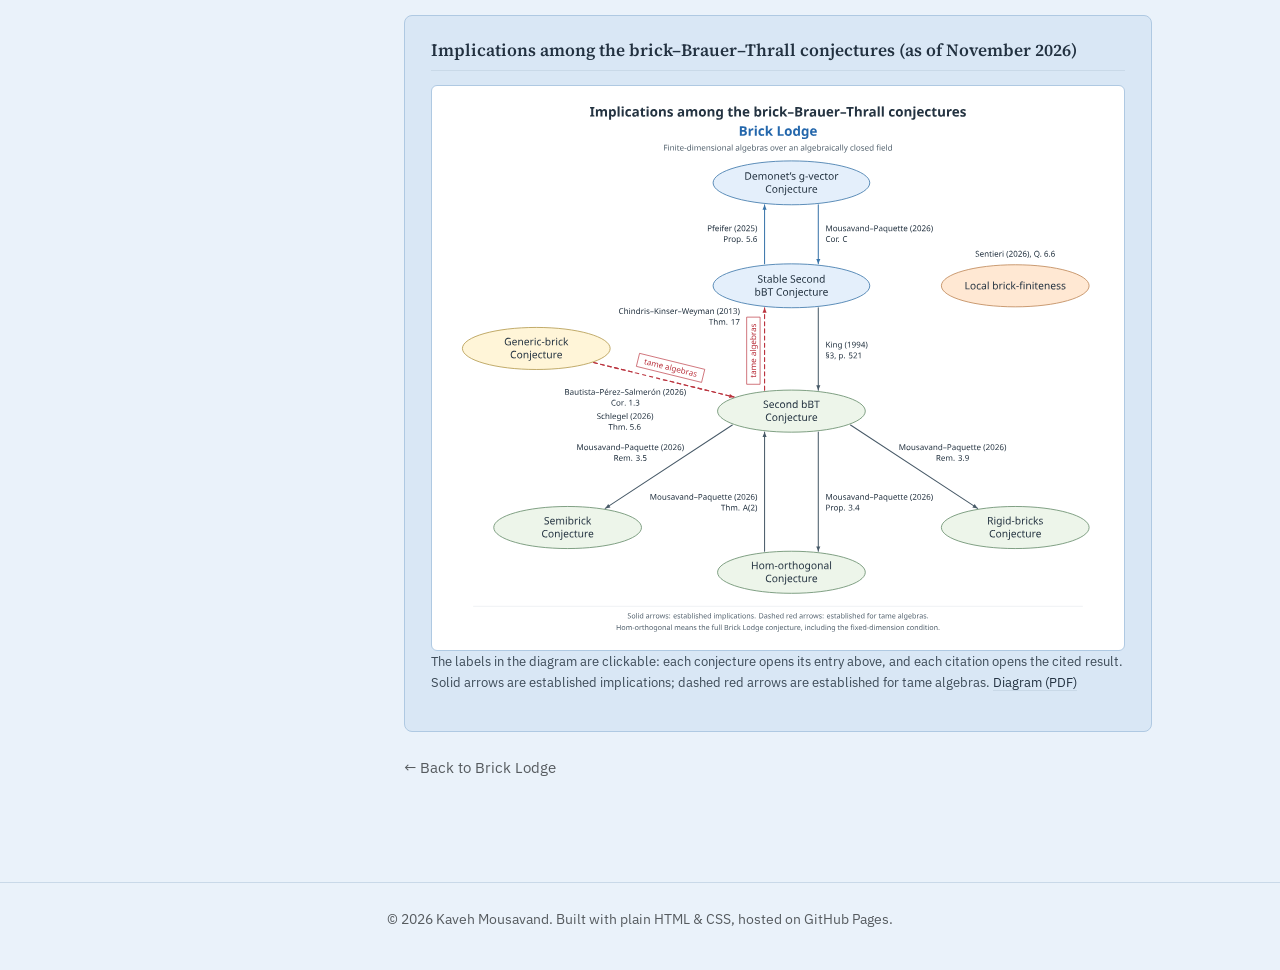
<file: open-conjectures.html>
<!DOCTYPE html>
<html lang="en">
<head>
<meta charset="UTF-8">
<meta name="viewport" content="width=device-width, initial-scale=1.0">
<title>Open Conjectures on Bricks — Kaveh Mousavand</title>
<link rel="icon" href="data:,">
<link rel="stylesheet" href="css/style.css">
  <style>
    /* Implications diagram at the bottom of this page (kept here so the page
       renders correctly even if css/style.css is cached or not yet updated). */
    .shell > .content { min-width: 0; }
    .implications { background: #D9E7F5; border: 1px solid #AFC9E2; border-radius: 8px; padding: 22px 26px; margin: 34px 0 22px; }
    .implications h2 { font-size: 1.08rem; line-height: 1.4; color: #223140; margin: 0 0 14px; }
    .implications-figure { background: #FFFFFF; border: 1px solid #AFC9E2; border-radius: 6px; padding: 10px; overflow-x: auto; }
    .bbt-svg { display: block; width: 100%; min-width: 560px; height: auto; }
    .bbt-svg .dg-l { cursor: pointer; }
    .bbt-svg .dg-l rect { fill: none; }
    .bbt-svg .dg-l:hover rect, .bbt-svg .dg-l:focus rect { fill: #22497D; fill-opacity: 0.16; }
    .implications-note { font-size: 0.82rem; line-height: 1.6; color: #3C4A57; margin: 12px 0 0; hyphens: none; overflow-wrap: normal; }
    .implications-note a { color: #223140; }
    .implications-hint { display: none; font-size: 0.82rem; color: #3C4A57; margin: 10px 0 0; }
    .info-panel .diagram-ref { font-size: 0.9rem; color: #565B5F; }
    @media (max-width: 640px) {
      .implications { padding: 16px 14px; }
      .implications h2 { font-size: 1rem; }
      .implications-hint { display: block; }
    }
  </style>
</head>
<body>

<nav class="topnav">
  <div class="topnav-inner" id="topnav-inner">
    <a class="brand" href="https://kaveh-mousavand.github.io/" target="_blank" rel="noopener noreferrer">Kaveh Mousavand</a>
    <button class="nav-toggle" id="nav-toggle" aria-label="Toggle navigation">Menu</button>
    <ul class="navlinks">
      <li><a href="https://kaveh-mousavand.github.io/" target="_blank" rel="noopener noreferrer">Home</a></li>
      <li><a href="https://kaveh-mousavand.github.io/research.html" target="_blank" rel="noopener noreferrer">Research &amp; Events</a></li>
      <li><a href="https://kaveh-mousavand.github.io/misc.html" target="_blank" rel="noopener noreferrer">Miscellaneous</a></li>
      <li><a href="https://kaveh-mousavand.github.io/fdb-applet.html" target="_blank" rel="noopener noreferrer">FDB Applet</a></li>
      <li><a href="index.html" class="active">Brick Lodge</a></li>
    </ul>
  </div>
</nav>

<div class="shell">
  <aside class="sidebar">
    <img class="avatar" src="assets/images/profile.jpg" alt="Kaveh Mousavand">
    <h2>Kaveh Mousavand</h2>
    <p class="field">Mathematician</p>
    <p class="role">Staff Scientist</p>
    <p class="org"><a href="https://www.oist.jp/" target="_blank" rel="noopener noreferrer">OIST, Okinawa, Japan</a></p>
    <ul class="sidebar-links">
      <li><a href="https://scholar.google.com/citations?user=8kGHQqMAAAAJ&hl=en" target="_blank" rel="noopener noreferrer">Google Scholar</a></li>
      <li><a href="https://arxiv.org/a/mousavand_k_1" target="_blank" rel="noopener noreferrer">arXiv</a></li>
      <li><a href="https://kaveh-mousavand.github.io/assets/docs/cv.pdf" target="_blank" rel="noopener noreferrer">CV</a></li>
      <li><a href="https://kaveh-mousavand.github.io/assets/docs/research-statement.pdf" target="_blank" rel="noopener noreferrer">Research statement</a></li>
    </ul>
  </aside>

  <main class="content">
    <a class="back-link" href="index.html">&larr; Back to Brick Lodge</a>
    <h1>Open Conjectures</h1>
    <p class="subtitle">on bricks in representation theory of algebras</p>

    <p class="conjectures-intro">Throughout, <em>k</em> is an algebraically closed field and <em>A = kQ/I</em> is a basic, connected, finite-dimensional associative <em>k</em>-algebra. An <em>A</em>-module <em>M</em> is a <strong>brick</strong> if End<sub>A</sub>(M) is a division algebra (equivalently, End<sub>A</sub>(M) &cong; <em>k</em>); <em>A</em> is <strong>brick-infinite</strong> if it has infinitely many isomorphism classes of bricks — equivalently, if it is τ-tilting infinite. The conjectures below are listed in the chronological order of their first appearance in the literature (by arXiv date, or thesis date where no arXiv preprint exists), and are &mdash; to the best of current knowledge &mdash; still open in general. A <a href="#implications-diagram">diagram of the known implications</a> among them appears at the bottom of this page.</p>

    <!-- 1 -->
    <div class="conjecture-card" id="g-vectors-conjecture">
      <h3>1. g-vector(s) Conjecture</h3>
      <p class="conjecture-meta">L. Demonet — Habilitation thesis: 2017 (no arXiv preprint) &nbsp;·&nbsp; <a href="https://www.math.nagoya-u.ac.jp/~demonet/recherche/habilitation.pdf" target="_blank" rel="noopener noreferrer">Thesis PDF</a></p>
      <p class="conjecture-setting"><strong>Setting:</strong> the τ-tilting fan of <em>A</em> is the fan in R<sup>n</sup> formed by the g-vector cones of the basic support τ-tilting <em>A</em>-modules.</p>
      <p class="conjecture-statement"><em>A</em> is brick-infinite if and only if there exists a rational ray in R<sup>n</sup> lying outside every cone of the τ-tilting fan of <em>A</em>.</p>
      <button type="button" class="info-toggle" aria-expanded="false" data-target="info-1">More information <span class="chev">&#9662;</span></button>
      <div class="info-panel" id="info-1" hidden>
        <p>Now treated as a conjecture, the statement was first raised as an open problem (Question 3.49) by Laurent Demonet in his 2017 Habilitation thesis, in the context of the τ-tilting fan — the fan formed in R<sup>n</sup> by the g-vector cones of the basic support τ-tilting modules of an algebra. The question ties brick-infiniteness to a geometric "gap" in this fan.</p>
        <p><strong>Methodology and partial results:</strong> Calvin Pfeifer (<a href="https://arxiv.org/abs/2308.09576" target="_blank" rel="noopener noreferrer">arXiv:2308.09576</a>, August 2023) gave a τ-reduced reformulation of the conjecture in terms of Geiss–Leclerc–Schröer's generically τ-reduced components, and proved it equivalent to the Stability Conjecture for the class of E-tame algebras introduced by Asai–Iyama. Shortly after, Mousavand–Paquette (<a href="https://arxiv.org/abs/2311.14863" target="_blank" rel="noopener noreferrer">arXiv:2311.14863</a>, November 2023) introduced the τ-convergence property as a systematic method for constructing a rational g-vector outside the τ-tilting fan: for a minimal brick-infinite algebra with this property, such a g-vector always exists, so the algebra cannot be E-finite. Using this method, they verify the conjecture for every tame algebra all of whose bricks are, with finitely many exceptions, τ-rigid.</p>
        <p><strong>New connections (2026):</strong> Mousavand–Paquette (<a href="https://arxiv.org/abs/2609.31417" target="_blank" rel="noopener noreferrer">arXiv:2609.31417</a>, September 2026) show that a rational ray outside the τ-tilting fan — the very conclusion of this conjecture — forces the algebra to admit an infinite family of θ-stable bricks of a fixed dimension, for some weight θ; in particular, the 2nd bBT Conjecture holds for every E-infinite algebra. Conversely, they prove that this conjecture implies the Stable Second brick-Brauer–Thrall Conjecture (item 6) for every brick-infinite algebra, so a proof of the g-vectors Conjecture would settle both the stable and the ordinary 2nd bBT Conjecture in full generality.</p>
        <p><strong>Current state:</strong> open in general.</p>
        <p><strong>Connections:</strong> part of the unifying brick-Brauer-Thrall (bBT) framework; equivalent to the Stability Conjecture for E-tame algebras, and to all bBT conjectures for tame algebras in general.</p>
        <p><strong>Update (November 2026):</strong> the conclusion of this conjecture has been verified for E-symmetric minimal brick-infinite algebras: such an algebra is E-infinite (Theorem B), and in the g-tame case it even has the &tau;-convergence property (Theorem C); see <a href="results.html#res-1">Result 1</a>.</p>
        <p class="diagram-ref">See also the <a href="#implications-diagram">diagram of implications among the brick&ndash;Brauer&ndash;Thrall conjectures</a> at the bottom of this page.</p>
        <p class="topics-label">Related topics</p>
        <ul class="topic-list">
          <li><a href="https://arxiv.org/abs/1210.1036" target="_blank" rel="noopener noreferrer">τ-tilting theory</a></li>
          <li><a href="https://arxiv.org/abs/1503.00285" target="_blank" rel="noopener noreferrer">τ-tilting finiteness &amp; g-vectors</a></li>
          <li><a href="https://arxiv.org/abs/2311.14863" target="_blank" rel="noopener noreferrer">τ-convergence</a></li>
          <li><a href="https://arxiv.org/abs/2609.31417" target="_blank" rel="noopener noreferrer">E-infinite algebras (2026)</a></li>
          <li><a href="https://arxiv.org/abs/2203.15213" target="_blank" rel="noopener noreferrer">Fans &amp; polytopes in tilting theory</a></li>
          <li><a href="https://arxiv.org/abs/2508.11789" target="_blank" rel="noopener noreferrer">Bricks — a survey</a></li>
          <li><a href="results.html#res-1">Result: E-symmetric algebras and bBT (2026)</a></li>
        </ul>
      </div>
    </div>

    <!-- 2 -->
    <div class="conjecture-card" id="second-bbt">
      <h3>2. Second brick-Brauer-Thrall (2nd bBT) Conjecture</h3>
      <p class="conjecture-meta">K. Mousavand — arXiv: 2019 &amp; Journal: 2022 &nbsp;·&nbsp; <a href="https://arxiv.org/abs/1910.02251" target="_blank" rel="noopener noreferrer">arXiv:1910.02251</a> &nbsp;·&nbsp; <a href="https://www.sciencedirect.com/science/article/abs/pii/S0021869322003027" target="_blank" rel="noopener noreferrer">J. Algebra</a></p>
      <p class="conjecture-setting"><strong>Setting:</strong> a finite-dimensional algebra <em>A</em> which is brick-infinite.</p>
      <p class="conjecture-statement">If <em>A</em> is brick-infinite, there exists at least one positive integer <em>d</em> such that <em>A</em> admits infinitely many pairwise non-isomorphic bricks of length (k-dimension) <em>d</em>.</p>
      <button type="button" class="info-toggle" aria-expanded="false" data-target="info-2">More information <span class="chev">&#9662;</span></button>
      <div class="info-panel" id="info-2" hidden>
        <p>First posed by Kaveh Mousavand as Conjecture 6.6 of the arXiv preprint "τ-tilting finiteness of non-distributive algebras and their module varieties" (October 2019), this can be seen as the brick-theoretic analogue of the classical Second Brauer–Thrall Conjecture -- proved in the 1980s. Later, the same statement was independently posed by Schroll–Treffinger–Valdivieso under the name "Second τ-Brauer-Thrall Conjecture."</p>
        <p><strong>Current state:</strong> verified for several families — non-distributive minimal representation-infinite algebras, biserial algebras, and any algebra with a generalized standard component (under a standard reduction) — but open in general.</p>
        <p><strong>Major recent progress (2026):</strong> Mousavand–Paquette (<a href="https://arxiv.org/abs/2609.31417" target="_blank" rel="noopener noreferrer">arXiv:2609.31417</a>, September 2026) prove the conjecture in full for every E-infinite algebra (i.e., every algebra that is not E-finite). Since every brick-infinite algebra is conjectured (via Demonet's Conjecture, item 1 above) to be E-infinite, this effectively reduces the 2nd bBT Conjecture entirely to Demonet's Conjecture: the only way a counterexample to the 2nd bBT Conjecture could exist is among brick-infinite algebras that are E-finite, which is exactly the family Demonet's Conjecture asserts to be empty.</p>
        <p><strong>Connections:</strong> the central conjecture of the bBT family; it implies the Rigid-bricks and Semibrick conjectures, and reduces to the case of minimal brick-infinite algebras with almost all bricks faithful.</p>
        <p><strong>Update (November 2026):</strong> since &theta;-stable modules are bricks, Theorem B of <a href="results.html#res-1">Result 1</a> verifies the conjecture for every E-symmetric minimal brick-infinite algebra. It does not settle the conjecture for all E-symmetric algebras, because this class is not closed under quotients.</p>
        <p class="diagram-ref">See also the <a href="#implications-diagram">diagram of implications among the brick&ndash;Brauer&ndash;Thrall conjectures</a> at the bottom of this page.</p>
        <p class="topics-label">Related topics</p>
        <ul class="topic-list">
          <li><a href="https://arxiv.org/abs/1705.10858" target="_blank" rel="noopener noreferrer">Minimal representation-infinite algebras</a></li>
          <li><a href="https://arxiv.org/abs/1503.00285" target="_blank" rel="noopener noreferrer">τ-tilting finiteness</a></li>
          <li><a href="https://arxiv.org/abs/1911.09021" target="_blank" rel="noopener noreferrer">Band and τ-tilting finiteness</a></li>
          <li><a href="https://arxiv.org/abs/2407.20877" target="_blank" rel="noopener noreferrer">Hom-orthogonal modules</a></li>
          <li><a href="https://arxiv.org/abs/2609.31417" target="_blank" rel="noopener noreferrer">E-infinite algebras (2026)</a></li>
          <li><a href="https://arxiv.org/abs/2508.11789" target="_blank" rel="noopener noreferrer">Bricks — a survey</a></li>
          <li><a href="results.html#res-1">Result: E-symmetric algebras and bBT (2026)</a></li>
        </ul>
      </div>
    </div>

    <!-- 3 -->
    <div class="conjecture-card" id="rigid-bricks">
      <h3>3. Rigid-bricks Conjecture</h3>
      <p class="conjecture-meta">K. Mousavand — arXiv: 2019 &amp; Journal: 2022 &nbsp;·&nbsp; <a href="https://arxiv.org/abs/1910.02251" target="_blank" rel="noopener noreferrer">arXiv:1910.02251</a> &nbsp;·&nbsp; <a href="https://www.sciencedirect.com/science/article/abs/pii/S0021869322003027" target="_blank" rel="noopener noreferrer">J. Algebra</a></p>
      <p class="conjecture-setting"><strong>Setting:</strong> a brick <em>X</em> is rigid if Ext<sup>1</sup><sub>A</sub>(X, X) = 0.</p>
      <p class="conjecture-statement">If every brick of <em>A</em> is a rigid module, then <em>A</em> is brick-finite.</p>
      <button type="button" class="info-toggle" aria-expanded="false" data-target="info-3">More information <span class="chev">&#9662;</span></button>
      <div class="info-panel" id="info-3" hidden>
        <p>Posed alongside the 2nd bBT Conjecture in Mousavand's 2019–2020 work (Conjecture 6.0.1 of the Ph.D. thesis). A geometric argument shows that an affirmative resolution of the 2nd bBT Conjecture would also settle this one (Mousavand–Paquette, <a href="https://arxiv.org/abs/2606.27063" target="_blank" rel="noopener noreferrer">arXiv:2606.27063</a>, Remark 3.9).</p>
        <p><strong>Current state:</strong> open in general; verified in the same special cases as the 2nd bBT Conjecture.</p>
        <p><strong>Connections:</strong> a consequence of the 2nd bBT Conjecture; both sit inside the wider bBT family unified through Hom-orthogonal modules.</p>
        <p class="diagram-ref">See also the <a href="#implications-diagram">diagram of implications among the brick&ndash;Brauer&ndash;Thrall conjectures</a> at the bottom of this page.</p>
        <p class="topics-label">Related topics</p>
        <ul class="topic-list">
          <li><a href="https://arxiv.org/abs/1210.1036" target="_blank" rel="noopener noreferrer">τ-tilting theory</a></li>
          <li><a href="https://arxiv.org/abs/1503.00285" target="_blank" rel="noopener noreferrer">Brick–τ-rigid correspondence</a></li>
          <li><a href="https://arxiv.org/abs/1910.02251" target="_blank" rel="noopener noreferrer">2nd bBT Conjecture</a></li>
          <li><a href="observations.html#obs-1">Observation: infinite rigid semibrick (2026)</a></li>
          <li><a href="https://arxiv.org/abs/2508.11789" target="_blank" rel="noopener noreferrer">Bricks — a survey</a></li>
        </ul>
      </div>
    </div>

    <!-- 4 -->
    <div class="conjecture-card" id="semibrick-conjecture">
      <h3>4. Semibrick Conjecture</h3>
      <p class="conjecture-meta">H. Enomoto — arXiv: 2020 &amp; Journal: 2021 &nbsp;·&nbsp; <a href="https://arxiv.org/abs/2005.01626" target="_blank" rel="noopener noreferrer">arXiv:2005.01626</a> &nbsp;·&nbsp; <a href="https://www.sciencedirect.com/science/article/abs/pii/S0001870821005521" target="_blank" rel="noopener noreferrer">Adv. Math.</a></p>
      <p class="conjecture-setting"><strong>Setting:</strong> a semibrick is a set of bricks that is pairwise Hom-orthogonal, i.e. Hom(X, Y) = Hom(Y, X) = 0 for any two distinct members X, Y.</p>
      <p class="conjecture-statement"><em>A</em> is brick-infinite if and only if <em>A</em> admits an infinite semibrick.</p>
      <button type="button" class="info-toggle" aria-expanded="false" data-target="info-4">More information <span class="chev">&#9662;</span></button>
      <div class="info-panel" id="info-4" hidden>
        <p>First conjectured by Haruhisa Enomoto as Conjecture 5.12 of the arXiv preprint "Monobrick, a uniform approach to torsion-free classes and wide subcategories" (May 2020), building on the classical bijection between semibricks and wide subcategories in a length abelian category. The conjecture is posed in that setting.</p>
        <p><strong>Current state:</strong> open in general; known to hold for biserial algebras and for any algebra with a generalized standard component, hence for tame algebras under the standard reduction.</p>
        <p><strong>Connections:</strong> shown to follow from the 2nd bBT Conjecture (Mousavand–Paquette, <a href="https://arxiv.org/abs/2407.20877" target="_blank" rel="noopener noreferrer">arXiv:2407.20877</a>, Remark 3.5); equivalent to the other bBT conjectures for tame algebras.</p>
        <p class="diagram-ref">See also the <a href="#implications-diagram">diagram of implications among the brick&ndash;Brauer&ndash;Thrall conjectures</a> at the bottom of this page.</p>
        <p class="topics-label">Related topics</p>
        <ul class="topic-list">
          <li><a href="https://arxiv.org/abs/1610.05860" target="_blank" rel="noopener noreferrer">Semibricks</a></li>
          <li><a href="https://arxiv.org/abs/2005.01626" target="_blank" rel="noopener noreferrer">Wide subcategories &amp; Monobrick</a></li>
          <li><a href="https://arxiv.org/abs/1711.01785" target="_blank" rel="noopener noreferrer">Lattice theory of torsion classes</a></li>
          <li><a href="observations.html#obs-1">Observation: infinite rigid semibrick (2026)</a></li>
          <li><a href="https://arxiv.org/abs/2508.11789" target="_blank" rel="noopener noreferrer">Bricks — a survey</a></li>
        </ul>
      </div>
    </div>

    <!-- 5 -->
    <div class="conjecture-card" id="generic-brick">
      <h3>5. Generic-brick Conjecture</h3>
      <p class="conjecture-meta">K. Mousavand, C. Paquette — arXiv: 2022 &amp; Journal: 2025 &nbsp;·&nbsp; <a href="https://arxiv.org/abs/2209.05696" target="_blank" rel="noopener noreferrer">arXiv:2209.05696</a> &nbsp;·&nbsp; <a href="https://link.springer.com/article/10.1007/s00209-025-03756-0" target="_blank" rel="noopener noreferrer">Math. Z.</a></p>
      <p class="conjecture-setting"><strong>Setting:</strong> an indecomposable <em>A</em>-module <em>G</em> is generic if it has infinite <em>k</em>-dimension but finite length over End<sub>A</sub>(G) (finite endolength); <em>G</em> is a generic brick if, in addition, End<sub>A</sub>(G) is a division ring.</p>
      <p class="conjecture-statement"><em>A</em> is brick-infinite if and only if <em>A</em> admits a generic brick.</p>
      <button type="button" class="info-toggle" aria-expanded="false" data-target="info-5">More information <span class="chev">&#9662;</span></button>
      <div class="info-panel" id="info-5" hidden>
        <p>The conjecture rests on a foundational dichotomy between finite- and infinite-dimensional bricks: Francesco Sentieri (<a href="https://arxiv.org/abs/2011.09253" target="_blank" rel="noopener noreferrer">arXiv:2011.09253</a>, November 2020) proved that <em>A</em> is τ-tilting finite if and only if every brick over <em>A</em> — allowing infinite-dimensional ones — is finitely generated. Equivalently, <em>A</em> is brick-infinite if and only if it admits an infinite-dimensional brick, which is what makes the search for a <em>generic</em> brick (a particularly well-behaved kind of infinite-dimensional brick) a natural approach to detecting brick-infiniteness.</p>
        <p>Originally formulated by Mousavand–Paquette as Conjecture 1.1 in "Biserial algebras and generic bricks" (<a href="https://arxiv.org/abs/2209.05696" target="_blank" rel="noopener noreferrer">arXiv:2209.05696</a>, September 2022), building on Sentieri's theorem to extend Crawley-Boevey's classical theory of generic modules for tame algebras to the brick setting. Bautista–Pérez–Salmerón (<a href="https://arxiv.org/abs/2408.16127" target="_blank" rel="noopener noreferrer">arXiv:2408.16127</a>, August 2024, revised April 2026; still a preprint) later proved that, for a tame algebra, a generic module is a generic brick if and only if it determines a one-parameter family of bricks of the same dimension — equivalently, a tame algebra admits a generic brick if and only if it is brick-continuous. In June 2026, Kevin Schlegel (<a href="https://arxiv.org/abs/2606.23297" target="_blank" rel="noopener noreferrer">arXiv:2606.23297</a>) gave a further characterization: over a tame algebra, a generic module is τ<sup>-</sup>-rigid if and only if it is a brick, linking the conjecture to infinite τ-tilting theory.</p>
        <p><strong>Current state:</strong> open in general; verified for biserial algebras. For tame algebras, the above characterizations pin down exactly when a generic module is a generic brick, reducing the conjecture to a concrete existence question about generic modules. Most recently, Mousavand–Paquette (<a href="https://arxiv.org/abs/2609.31417" target="_blank" rel="noopener noreferrer">arXiv:2609.31417</a>, September 2026) showed that every E-infinite algebra is brick-continuous; combined with Bautista–Pérez–Salmerón's characterization above, this confirms the existence of a generic brick for every E-infinite tame algebra.</p>
        <p><strong>Connections:</strong> equivalent to the other bBT conjectures for tame algebras; for a tame algebra, all bBT conjectures hold if and only if it admits a homogeneous brick.</p>
        <p class="diagram-ref">See also the <a href="#implications-diagram">diagram of implications among the brick&ndash;Brauer&ndash;Thrall conjectures</a> at the bottom of this page.</p>
        <p class="topics-label">Related topics</p>
        <ul class="topic-list">
          <li><a href="https://arxiv.org/abs/2011.09253" target="_blank" rel="noopener noreferrer">Infinite dimensional bricks</a></li>
          <li><a href="https://arxiv.org/abs/2408.16127" target="_blank" rel="noopener noreferrer">Generic bricks over tame algebras</a></li>
          <li><a href="https://arxiv.org/abs/2606.23297" target="_blank" rel="noopener noreferrer">Infinite τ-tilting theory</a></li>
          <li><a href="https://arxiv.org/abs/2209.05696" target="_blank" rel="noopener noreferrer">Biserial algebras</a></li>
          <li><a href="https://arxiv.org/abs/2609.31417" target="_blank" rel="noopener noreferrer">E-infinite algebras (2026)</a></li>
          <li><a href="https://arxiv.org/abs/2508.11789" target="_blank" rel="noopener noreferrer">Bricks — a survey</a></li>
        </ul>
      </div>
    </div>

    <!-- 6 -->
    <div class="conjecture-card" id="stability-conjecture">
      <h3>6. Stability Conjecture</h3>
      <p class="conjecture-meta">C. Chindris, R. Kinser, J. Weyman (2012/13) &amp; K. Mousavand (2019), formalized by C. Pfeifer — arXiv: 2023 &amp; Journal: 2025 &nbsp;·&nbsp; <a href="https://arxiv.org/abs/1201.6422" target="_blank" rel="noopener noreferrer">arXiv:1201.6422</a> &nbsp;·&nbsp; <a href="https://arxiv.org/abs/2308.09576" target="_blank" rel="noopener noreferrer">arXiv:2308.09576</a></p>
      <p class="conjecture-setting"><strong>Setting:</strong> for θ &isin; K<sub>0</sub>(proj A), a module is θ-stable in the sense of King's stability condition with respect to θ.</p>
      <p class="conjecture-statement"><em>A</em> is brick-infinite if and only if, for some θ &isin; K<sub>0</sub>(proj A), there are infinitely many pairwise non-isomorphic θ-stable modules of the same dimension vector.</p>
      <button type="button" class="info-toggle" aria-expanded="false" data-target="info-6">More information <span class="chev">&#9662;</span></button>
      <div class="info-panel" id="info-6" hidden>
        <p>Traces back to a 2012–2013 conjecture of Chindris–Kinser–Weyman on the "dense orbit property" and Schur-representation-finiteness, combined with a related 2019 conjecture of Mousavand. The combined statement, phrased in terms of King's stability condition, was formulated by Calvin Pfeifer (<a href="https://arxiv.org/abs/2308.09576" target="_blank" rel="noopener noreferrer">arXiv:2308.09576</a>, August 2023), who also connected it to a geometric reformulation of the g-vectors Conjecture (see item 1 above) and proved this conjecture implies that reformulation, with the converse holding for E-tame algebras.</p>
        <p><strong>Progress on E-tame algebras:</strong> shortly after, and independently of Pfeifer, Mousavand–Paquette (<a href="https://arxiv.org/abs/2311.14863" target="_blank" rel="noopener noreferrer">arXiv:2311.14863</a>, November 2023) prove that an E-tame algebra which is not E-finite always admits an infinite family of bricks of the same dimension — the statement of this conjecture restricted to the E-tame case. They also show that an E-tame algebra all of whose bricks are, with finitely many exceptions, τ-rigid must be brick-finite, extending their tame-algebra result (see item 1 above) to the broader E-tame setting.</p>
        <p><strong>Major recent progress (2026):</strong> under the name "Stable Second brick-Brauer–Thrall Conjecture," this is precisely the statement proved by Mousavand–Paquette (<a href="https://arxiv.org/abs/2609.31417" target="_blank" rel="noopener noreferrer">arXiv:2609.31417</a>, September 2026) for every algebra that is <em>not</em> g-tame. In the same paper, they also show that Demonet's g-vectors Conjecture (item 1 above) implies this conjecture in full generality, giving a second, independent route to a complete proof.</p>
        <p><strong>Current state:</strong> after the 2026 result above, the only algebras for which the conjecture remains open are the g-tame ones. Among those, for E-tame algebras specifically, Pfeifer's equivalence reduces the conjecture to the g-vectors Conjecture (item 1), and Mousavand–Paquette's 2023 result supplies the conjecture's conclusion once an algebra is known not to be E-finite — but whether every brick-infinite E-tame algebra fails to be E-finite is exactly the content of the (still open) g-vectors Conjecture for that class.</p>
        <p><strong>Connections:</strong> part of the unifying bBT framework; equivalent to the other bBT conjectures for tame algebras.</p>
        <p><strong>Update (November 2026):</strong> the conjecture is verified for E-symmetric minimal brick-infinite algebras (Theorem B of <a href="results.html#res-1">Result 1</a>), including the g-tame ones.</p>
        <p class="diagram-ref">See also the <a href="#implications-diagram">diagram of implications among the brick&ndash;Brauer&ndash;Thrall conjectures</a> at the bottom of this page.</p>
        <p class="topics-label">Related topics</p>
        <ul class="topic-list">
          <li><a href="https://arxiv.org/abs/1201.6422" target="_blank" rel="noopener noreferrer">Dense orbit property</a></li>
          <li><a href="https://arxiv.org/abs/1503.00285" target="_blank" rel="noopener noreferrer">g-vector fans</a></li>
          <li><a href="https://arxiv.org/abs/2308.09576" target="_blank" rel="noopener noreferrer">τ-reduced Brauer-Thrall</a></li>
          <li><a href="https://arxiv.org/abs/2311.14863" target="_blank" rel="noopener noreferrer">Interactions of bricks and τ-rigidity</a></li>
          <li><a href="https://arxiv.org/abs/2609.31417" target="_blank" rel="noopener noreferrer">E-infinite algebras (2026)</a></li>
          <li><a href="https://arxiv.org/abs/2508.11789" target="_blank" rel="noopener noreferrer">Bricks — a survey</a></li>
          <li><a href="results.html#res-1">Result: E-symmetric algebras and bBT (2026)</a></li>
        </ul>
      </div>
    </div>

    <!-- 7 -->
    <div class="conjecture-card" id="hom-orthogonal">
      <h3>7. Hom-orthogonal Conjecture</h3>
      <p class="conjecture-meta">K. Mousavand, C. Paquette — arXiv: 2024 &amp; Journal: 2026 (to appear) &nbsp;·&nbsp; <a href="https://arxiv.org/abs/2407.20877" target="_blank" rel="noopener noreferrer">arXiv:2407.20877</a></p>
      <p class="conjecture-setting"><strong>Setting:</strong> a family {X<sub>i</sub>} of modules is pairwise Hom-orthogonal if Hom(X<sub>i</sub>, X<sub>j</sub>) = Hom(X<sub>j</sub>, X<sub>i</sub>) = 0 for all i &ne; j; <em>A</em> has rank <em>n</em> (its number of simple modules).</p>
      <p class="conjecture-statement">For an algebra <em>A</em> of rank <em>n</em>, the following are equivalent:<br><br>(1) mod <em>A</em> contains an infinite family of pairwise Hom-orthogonal modules of the same dimension;<br><br>(2) mod <em>A</em> contains <em>n</em> + 1 pairwise Hom-orthogonal bricks;<br><br>(3) <em>A</em> is brick-infinite.<br><br>(The implications (1) &rArr; (2) &rArr; (3) are known; the converses are open in general.)</p>
      <button type="button" class="info-toggle" aria-expanded="false" data-target="info-7">More information <span class="chev">&#9662;</span></button>
      <div class="info-panel" id="info-7" hidden>
        <p>Introduced by Mousavand–Paquette in "Hom-orthogonal modules and brick-Brauer-Thrall conjectures" (July 2024), as an elementary, purely module-theoretic reformulation designed to unify the entire bBT family into a single statement.</p>
        <p><strong>Current state:</strong> the implications (1) ⇒ (2) ⇒ (3) are proved in general; the reverse implications are open in general but known to hold for tame algebras, where all three conditions become equivalent.</p>
        <p><strong>Connections:</strong> the main technical tool behind the proof that the g-vectors, 2nd bBT, Semibrick, Generic-brick, and Stability conjectures all become equivalent for tame algebras.</p>
        <p class="diagram-ref">See also the <a href="#implications-diagram">diagram of implications among the brick&ndash;Brauer&ndash;Thrall conjectures</a> at the bottom of this page.</p>
        <p class="topics-label">Related topics</p>
        <ul class="topic-list">
          <li><a href="https://arxiv.org/abs/2407.20877" target="_blank" rel="noopener noreferrer">Hom-orthogonal modules</a></li>
          <li><a href="https://arxiv.org/abs/1610.05860" target="_blank" rel="noopener noreferrer">Semibricks</a></li>
          <li><a href="https://arxiv.org/abs/2508.11789" target="_blank" rel="noopener noreferrer">Bricks — a survey</a></li>
        </ul>
      </div>
    </div>

    <!-- 8 -->
    <div class="conjecture-card">
      <h3>8. Abelian length category and (locally) brick-finite Conjecture</h3>
      <p class="conjecture-meta">F. Sentieri — Question 6.6: arXiv 2026 &nbsp;·&nbsp; <a href="https://arxiv.org/abs/2607.15991" target="_blank" rel="noopener noreferrer">arXiv:2607.15991</a></p>
      <p class="conjecture-setting"><strong>Setting:</strong> <em>A</em> is an abelian length category (e.g., mod <em>A</em> for a finite-dimensional algebra <em>A</em>, or more generally any category in which every object has a finite composition series). A torsion class is generated by a wide subcategory <em>W</em> if it equals filt(gen(<em>W</em>)), and, dually, a torsionfree class is cogenerated by a wide subcategory <em>W</em> if it is of the form filt(cogen(<em>W</em>)). For a simple object <em>S</em>, a brick <em>X</em> has composition factor <em>S</em> if <em>S</em> appears in a composition series of <em>X</em>.</p>
      <p class="conjecture-statement">For an abelian length category <em>A</em>, if every torsion class is generated by a wide subcategory and every torsionfree class is cogenerated by a wide subcategory, then for every simple object <em>S</em> the number of bricks with composition factor <em>S</em> is finite (up to isomorphism).</p>
      <button type="button" class="info-toggle" aria-expanded="false" data-target="info-8">More information <span class="chev">&#9662;</span></button>
      <div class="info-panel" id="info-8" hidden>
        <p>Posed by Francesco Sentieri as Question 6.6 in "Wide subcategories and brick-finiteness for length categories" (<a href="https://arxiv.org/abs/2607.15991" target="_blank" rel="noopener noreferrer">arXiv:2607.15991</a>, July 2026). The paper's main theorem proves a <em>global</em> version of this statement: an abelian length category of finite rank is brick-finite (has only finitely many bricks in total) if and only if every torsion class is generated by a wide subcategory and every torsionfree class is cogenerated by one — extending to general length categories a characterization previously known only for mod <em>A</em> over a finite-dimensional algebra <em>A</em>. As a corollary, the paper also extends the validity of the First brick-Brauer-Thrall theorem to this setting. Question 6.6 asks whether the same hypothesis forces a strictly weaker, <em>local</em> (or pointwise) finiteness statement: boundedness of the number of bricks through each individual simple object, rather than finiteness of brick(<em>A</em>) as a whole.</p>
        <p><strong>Current state:</strong> the global version (brick-finiteness of the whole category) is a theorem; the local version stated above is open, and would follow immediately from — but is a priori weaker than — the global statement.</p>
        <p><strong>Connections:</strong> builds on Asai–Pfeifer's lattice-theoretic framework for wide subcategories and torsion classes in abelian length categories, and generalizes the finite-dimensional-algebra characterizations of brick-finiteness due to Demonet–Iyama–Jasso.</p>
        <p class="diagram-ref">See also the <a href="#implications-diagram">diagram of implications among the brick&ndash;Brauer&ndash;Thrall conjectures</a> at the bottom of this page.</p>
        <p class="topics-label">Related topics</p>
        <ul class="topic-list">
          <li><a href="https://arxiv.org/abs/1905.01148" target="_blank" rel="noopener noreferrer">Wide subcategories &amp; torsion classes</a></li>
          <li><a href="https://arxiv.org/abs/1503.00285" target="_blank" rel="noopener noreferrer">τ-tilting finiteness</a></li>
          <li><a href="https://arxiv.org/abs/2511.12198" target="_blank" rel="noopener noreferrer">Semibricks &amp; brick-finite algebras</a></li>
          <li><a href="https://arxiv.org/abs/2508.11789" target="_blank" rel="noopener noreferrer">Bricks — a survey</a></li>
        </ul>
      </div>
    </div>


    <section class="implications" id="implications-diagram" aria-labelledby="implications-heading">
      <h2 id="implications-heading">Implications among the brick&ndash;Brauer&ndash;Thrall conjectures (as of November 2026)</h2>
      <div class="implications-figure">
<svg class="bbt-svg" role="img" aria-labelledby="implications-heading" xmlns="http://www.w3.org/2000/svg" xmlns:xlink="http://www.w3.org/1999/xlink" width="900" height="728.4" viewBox="0 0 900 728.4">
<defs>
<g>
<g id="glyph-0-0">
<path d="M 6.421875 0 L 0.578125 0 L 0.578125 -1.546875 L 2.140625 -2.265625 L 2.140625 -10.578125 L 0.578125 -11.296875 L 0.578125 -12.84375 L 6.421875 -12.84375 L 6.421875 -11.296875 L 4.859375 -10.578125 L 4.859375 -2.265625 L 6.421875 -1.546875 Z M 6.421875 0 "/>
</g>
<g id="glyph-0-1">
<path d="M 12.9375 -10 C 14.050781 -10 14.890625 -9.710938 15.453125 -9.140625 C 16.023438 -8.578125 16.3125 -7.664062 16.3125 -6.40625 L 16.3125 0 L 13.625 0 L 13.625 -5.734375 C 13.625 -7.148438 13.132812 -7.859375 12.15625 -7.859375 C 11.445312 -7.859375 10.941406 -7.601562 10.640625 -7.09375 C 10.347656 -6.59375 10.203125 -5.867188 10.203125 -4.921875 L 10.203125 0 L 7.515625 0 L 7.515625 -5.734375 C 7.515625 -7.148438 7.023438 -7.859375 6.046875 -7.859375 C 5.296875 -7.859375 4.78125 -7.578125 4.5 -7.015625 C 4.21875 -6.460938 4.078125 -5.664062 4.078125 -4.625 L 4.078125 0 L 1.40625 0 L 1.40625 -9.8125 L 3.453125 -9.8125 L 3.8125 -8.5625 L 3.953125 -8.5625 C 4.253906 -9.0625 4.664062 -9.425781 5.1875 -9.65625 C 5.707031 -9.882812 6.25 -10 6.8125 -10 C 7.53125 -10 8.140625 -9.878906 8.640625 -9.640625 C 9.148438 -9.410156 9.535156 -9.050781 9.796875 -8.5625 L 10.03125 -8.5625 C 10.332031 -9.0625 10.75 -9.425781 11.28125 -9.65625 C 11.8125 -9.882812 12.363281 -10 12.9375 -10 Z M 12.9375 -10 "/>
</g>
<g id="glyph-0-2">
<path d="M 6.875 -10 C 7.976562 -10 8.867188 -9.566406 9.546875 -8.703125 C 10.234375 -7.847656 10.578125 -6.585938 10.578125 -4.921875 C 10.578125 -3.253906 10.222656 -1.984375 9.515625 -1.109375 C 8.804688 -0.242188 7.898438 0.1875 6.796875 0.1875 C 6.085938 0.1875 5.523438 0.0546875 5.109375 -0.203125 C 4.691406 -0.460938 4.347656 -0.753906 4.078125 -1.078125 L 3.9375 -1.078125 C 4.03125 -0.578125 4.078125 -0.0976562 4.078125 0.359375 L 4.078125 4.3125 L 1.40625 4.3125 L 1.40625 -9.8125 L 3.578125 -9.8125 L 3.953125 -8.546875 L 4.078125 -8.546875 C 4.347656 -8.941406 4.703125 -9.28125 5.140625 -9.5625 C 5.585938 -9.851562 6.164062 -10 6.875 -10 Z M 6 -7.859375 C 5.3125 -7.859375 4.828125 -7.640625 4.546875 -7.203125 C 4.265625 -6.773438 4.109375 -6.117188 4.078125 -5.234375 L 4.078125 -4.953125 C 4.078125 -4.003906 4.21875 -3.273438 4.5 -2.765625 C 4.78125 -2.253906 5.296875 -2 6.046875 -2 C 6.648438 -2 7.097656 -2.253906 7.390625 -2.765625 C 7.691406 -3.273438 7.84375 -4.007812 7.84375 -4.96875 C 7.84375 -6.894531 7.226562 -7.859375 6 -7.859375 Z M 6 -7.859375 "/>
</g>
<g id="glyph-0-3">
<path d="M 4.078125 0 L 1.40625 0 L 1.40625 -13.671875 L 4.078125 -13.671875 Z M 4.078125 0 "/>
</g>
<g id="glyph-0-4">
<path d="M 2.75 -13.671875 C 3.144531 -13.671875 3.484375 -13.578125 3.765625 -13.390625 C 4.054688 -13.203125 4.203125 -12.859375 4.203125 -12.359375 C 4.203125 -11.867188 4.054688 -11.523438 3.765625 -11.328125 C 3.484375 -11.140625 3.144531 -11.046875 2.75 -11.046875 C 2.34375 -11.046875 2 -11.140625 1.71875 -11.328125 C 1.4375 -11.523438 1.296875 -11.867188 1.296875 -12.359375 C 1.296875 -12.859375 1.4375 -13.203125 1.71875 -13.390625 C 2 -13.578125 2.34375 -13.671875 2.75 -13.671875 Z M 4.078125 -9.8125 L 4.078125 0 L 1.40625 0 L 1.40625 -9.8125 Z M 4.078125 -9.8125 "/>
</g>
<g id="glyph-0-5">
<path d="M 5.390625 0.1875 C 3.929688 0.1875 2.800781 -0.21875 2 -1.03125 C 1.207031 -1.84375 0.8125 -3.117188 0.8125 -4.859375 C 0.8125 -6.054688 1.015625 -7.03125 1.421875 -7.78125 C 1.828125 -8.539062 2.390625 -9.097656 3.109375 -9.453125 C 3.835938 -9.816406 4.675781 -10 5.625 -10 C 6.300781 -10 6.882812 -9.929688 7.375 -9.796875 C 7.875 -9.671875 8.3125 -9.515625 8.6875 -9.328125 L 7.890625 -7.265625 C 7.472656 -7.429688 7.082031 -7.566406 6.71875 -7.671875 C 6.351562 -7.785156 5.988281 -7.84375 5.625 -7.84375 C 4.238281 -7.84375 3.546875 -6.851562 3.546875 -4.875 C 3.546875 -3.894531 3.726562 -3.171875 4.09375 -2.703125 C 4.457031 -2.234375 4.96875 -2 5.625 -2 C 6.1875 -2 6.679688 -2.070312 7.109375 -2.21875 C 7.546875 -2.375 7.96875 -2.582031 8.375 -2.84375 L 8.375 -0.5625 C 7.96875 -0.289062 7.539062 -0.0976562 7.09375 0.015625 C 6.644531 0.128906 6.078125 0.1875 5.390625 0.1875 Z M 5.390625 0.1875 "/>
</g>
<g id="glyph-0-6">
<path d="M 5.4375 -10.015625 C 6.75 -10.015625 7.753906 -9.726562 8.453125 -9.15625 C 9.160156 -8.59375 9.515625 -7.722656 9.515625 -6.546875 L 9.515625 0 L 7.640625 0 L 7.125 -1.328125 L 7.046875 -1.328125 C 6.628906 -0.804688 6.1875 -0.421875 5.71875 -0.171875 C 5.25 0.0664062 4.609375 0.1875 3.796875 0.1875 C 2.921875 0.1875 2.191406 -0.0664062 1.609375 -0.578125 C 1.035156 -1.085938 0.75 -1.875 0.75 -2.9375 C 0.75 -3.976562 1.113281 -4.742188 1.84375 -5.234375 C 2.582031 -5.734375 3.679688 -6.007812 5.140625 -6.0625 L 6.859375 -6.109375 L 6.859375 -6.546875 C 6.859375 -7.054688 6.722656 -7.429688 6.453125 -7.671875 C 6.179688 -7.910156 5.804688 -8.03125 5.328125 -8.03125 C 4.847656 -8.03125 4.378906 -7.960938 3.921875 -7.828125 C 3.460938 -7.691406 3.003906 -7.519531 2.546875 -7.3125 L 1.671875 -9.140625 C 2.203125 -9.410156 2.785156 -9.625 3.421875 -9.78125 C 4.066406 -9.9375 4.738281 -10.015625 5.4375 -10.015625 Z M 5.8125 -4.515625 C 4.945312 -4.492188 4.34375 -4.335938 4 -4.046875 C 3.664062 -3.753906 3.5 -3.375 3.5 -2.90625 C 3.5 -2.5 3.617188 -2.207031 3.859375 -2.03125 C 4.097656 -1.863281 4.410156 -1.78125 4.796875 -1.78125 C 5.378906 -1.78125 5.867188 -1.953125 6.265625 -2.296875 C 6.660156 -2.640625 6.859375 -3.117188 6.859375 -3.734375 L 6.859375 -4.546875 Z M 5.8125 -4.515625 "/>
</g>
<g id="glyph-0-7">
<path d="M 5.546875 -1.953125 C 5.835938 -1.953125 6.117188 -1.984375 6.390625 -2.046875 C 6.671875 -2.109375 6.953125 -2.179688 7.234375 -2.265625 L 7.234375 -0.265625 C 6.941406 -0.148438 6.582031 -0.046875 6.15625 0.046875 C 5.726562 0.140625 5.265625 0.1875 4.765625 0.1875 C 4.179688 0.1875 3.65625 0.09375 3.1875 -0.09375 C 2.726562 -0.289062 2.363281 -0.625 2.09375 -1.09375 C 1.820312 -1.570312 1.6875 -2.234375 1.6875 -3.078125 L 1.6875 -7.8125 L 0.40625 -7.8125 L 0.40625 -8.9375 L 1.890625 -9.84375 L 2.65625 -11.90625 L 4.375 -11.90625 L 4.375 -9.8125 L 7.125 -9.8125 L 7.125 -7.8125 L 4.375 -7.8125 L 4.375 -3.078125 C 4.375 -2.703125 4.476562 -2.421875 4.6875 -2.234375 C 4.90625 -2.046875 5.191406 -1.953125 5.546875 -1.953125 Z M 5.546875 -1.953125 "/>
</g>
<g id="glyph-0-8">
<path d="M 10.328125 -4.921875 C 10.328125 -3.296875 9.894531 -2.035156 9.03125 -1.140625 C 8.175781 -0.253906 7.015625 0.1875 5.546875 0.1875 C 4.628906 0.1875 3.8125 -0.0078125 3.09375 -0.40625 C 2.382812 -0.800781 1.828125 -1.378906 1.421875 -2.140625 C 1.015625 -2.910156 0.8125 -3.835938 0.8125 -4.921875 C 0.8125 -6.554688 1.234375 -7.8125 2.078125 -8.6875 C 2.929688 -9.5625 4.101562 -10 5.59375 -10 C 6.519531 -10 7.332031 -9.800781 8.03125 -9.40625 C 8.738281 -9.007812 9.296875 -8.4375 9.703125 -7.6875 C 10.117188 -6.9375 10.328125 -6.015625 10.328125 -4.921875 Z M 3.546875 -4.921875 C 3.546875 -3.953125 3.703125 -3.21875 4.015625 -2.71875 C 4.335938 -2.226562 4.859375 -1.984375 5.578125 -1.984375 C 6.285156 -1.984375 6.796875 -2.226562 7.109375 -2.71875 C 7.429688 -3.21875 7.59375 -3.953125 7.59375 -4.921875 C 7.59375 -5.898438 7.429688 -6.628906 7.109375 -7.109375 C 6.796875 -7.597656 6.28125 -7.84375 5.5625 -7.84375 C 4.851562 -7.84375 4.335938 -7.597656 4.015625 -7.109375 C 3.703125 -6.628906 3.546875 -5.898438 3.546875 -4.921875 Z M 3.546875 -4.921875 "/>
</g>
<g id="glyph-0-9">
<path d="M 6.984375 -10 C 8.035156 -10 8.878906 -9.710938 9.515625 -9.140625 C 10.148438 -8.578125 10.46875 -7.664062 10.46875 -6.40625 L 10.46875 0 L 7.78125 0 L 7.78125 -5.734375 C 7.78125 -6.441406 7.65625 -6.972656 7.40625 -7.328125 C 7.15625 -7.679688 6.753906 -7.859375 6.203125 -7.859375 C 5.390625 -7.859375 4.832031 -7.578125 4.53125 -7.015625 C 4.226562 -6.460938 4.078125 -5.664062 4.078125 -4.625 L 4.078125 0 L 1.40625 0 L 1.40625 -9.8125 L 3.453125 -9.8125 L 3.8125 -8.5625 L 3.953125 -8.5625 C 4.265625 -9.0625 4.691406 -9.425781 5.234375 -9.65625 C 5.785156 -9.882812 6.367188 -10 6.984375 -10 Z M 6.984375 -10 "/>
</g>
<g id="glyph-0-10">
<path d="M 8.25 -2.90625 C 8.25 -1.914062 7.898438 -1.148438 7.203125 -0.609375 C 6.503906 -0.078125 5.457031 0.1875 4.0625 0.1875 C 3.382812 0.1875 2.796875 0.140625 2.296875 0.046875 C 1.804688 -0.046875 1.316406 -0.191406 0.828125 -0.390625 L 0.828125 -2.609375 C 1.359375 -2.367188 1.925781 -2.171875 2.53125 -2.015625 C 3.144531 -1.859375 3.6875 -1.78125 4.15625 -1.78125 C 4.6875 -1.78125 5.0625 -1.859375 5.28125 -2.015625 C 5.5 -2.171875 5.609375 -2.375 5.609375 -2.625 C 5.609375 -2.789062 5.5625 -2.9375 5.46875 -3.0625 C 5.382812 -3.195312 5.191406 -3.347656 4.890625 -3.515625 C 4.585938 -3.691406 4.117188 -3.910156 3.484375 -4.171875 C 2.878906 -4.429688 2.378906 -4.691406 1.984375 -4.953125 C 1.585938 -5.210938 1.289062 -5.523438 1.09375 -5.890625 C 0.90625 -6.253906 0.8125 -6.710938 0.8125 -7.265625 C 0.8125 -8.171875 1.164062 -8.851562 1.875 -9.3125 C 2.582031 -9.769531 3.519531 -10 4.6875 -10 C 5.300781 -10 5.882812 -9.9375 6.4375 -9.8125 C 6.988281 -9.695312 7.554688 -9.5 8.140625 -9.21875 L 7.34375 -7.296875 C 6.863281 -7.503906 6.40625 -7.675781 5.96875 -7.8125 C 5.539062 -7.945312 5.101562 -8.015625 4.65625 -8.015625 C 3.863281 -8.015625 3.46875 -7.800781 3.46875 -7.375 C 3.46875 -7.21875 3.519531 -7.078125 3.625 -6.953125 C 3.726562 -6.828125 3.925781 -6.691406 4.21875 -6.546875 C 4.507812 -6.398438 4.941406 -6.207031 5.515625 -5.96875 C 6.078125 -5.738281 6.5625 -5.5 6.96875 -5.25 C 7.382812 -5.007812 7.703125 -4.707031 7.921875 -4.34375 C 8.140625 -3.976562 8.25 -3.5 8.25 -2.90625 Z M 8.25 -2.90625 "/>
</g>
<g id="glyph-0-11">
<path d="M 4.59375 -10 C 5.800781 -10 6.742188 -9.519531 7.421875 -8.5625 L 7.5 -8.5625 L 7.71875 -9.8125 L 9.984375 -9.8125 L 9.984375 0.015625 C 9.984375 1.421875 9.566406 2.488281 8.734375 3.21875 C 7.910156 3.945312 6.691406 4.3125 5.078125 4.3125 C 4.378906 4.3125 3.734375 4.269531 3.140625 4.1875 C 2.546875 4.101562 1.96875 3.953125 1.40625 3.734375 L 1.40625 1.59375 C 2.613281 2.101562 3.890625 2.359375 5.234375 2.359375 C 6.609375 2.359375 7.296875 1.613281 7.296875 0.125 L 7.296875 -0.078125 C 7.296875 -0.273438 7.304688 -0.484375 7.328125 -0.703125 C 7.347656 -0.921875 7.363281 -1.113281 7.375 -1.28125 L 7.296875 -1.28125 C 6.960938 -0.757812 6.5625 -0.382812 6.09375 -0.15625 C 5.625 0.0703125 5.097656 0.1875 4.515625 0.1875 C 3.347656 0.1875 2.4375 -0.257812 1.78125 -1.15625 C 1.132812 -2.050781 0.8125 -3.296875 0.8125 -4.890625 C 0.8125 -6.492188 1.144531 -7.742188 1.8125 -8.640625 C 2.488281 -9.546875 3.414062 -10 4.59375 -10 Z M 5.4375 -7.828125 C 4.175781 -7.828125 3.546875 -6.835938 3.546875 -4.859375 C 3.546875 -2.898438 4.1875 -1.921875 5.46875 -1.921875 C 6.15625 -1.921875 6.660156 -2.113281 6.984375 -2.5 C 7.316406 -2.894531 7.484375 -3.578125 7.484375 -4.546875 L 7.484375 -4.875 C 7.484375 -5.925781 7.320312 -6.679688 7 -7.140625 C 6.675781 -7.597656 6.15625 -7.828125 5.4375 -7.828125 Z M 5.4375 -7.828125 "/>
</g>
<g id="glyph-0-12">
<path d="M 4.078125 -10.875 C 4.078125 -10.394531 4.0625 -9.929688 4.03125 -9.484375 C 4.007812 -9.046875 3.984375 -8.738281 3.953125 -8.5625 L 4.09375 -8.5625 C 4.40625 -9.0625 4.804688 -9.425781 5.296875 -9.65625 C 5.796875 -9.882812 6.34375 -10 6.9375 -10 C 8.007812 -10 8.863281 -9.710938 9.5 -9.140625 C 10.144531 -8.578125 10.46875 -7.664062 10.46875 -6.40625 L 10.46875 0 L 7.78125 0 L 7.78125 -5.734375 C 7.78125 -7.148438 7.253906 -7.859375 6.203125 -7.859375 C 5.398438 -7.859375 4.84375 -7.578125 4.53125 -7.015625 C 4.226562 -6.460938 4.078125 -5.664062 4.078125 -4.625 L 4.078125 0 L 1.40625 0 L 1.40625 -13.671875 L 4.078125 -13.671875 Z M 4.078125 -10.875 "/>
</g>
<g id="glyph-0-13">
<path d="M 5.453125 -10 C 6.804688 -10 7.878906 -9.609375 8.671875 -8.828125 C 9.460938 -8.054688 9.859375 -6.960938 9.859375 -5.546875 L 9.859375 -4.25 L 3.53125 -4.25 C 3.550781 -3.488281 3.773438 -2.890625 4.203125 -2.453125 C 4.628906 -2.023438 5.21875 -1.8125 5.96875 -1.8125 C 6.601562 -1.8125 7.175781 -1.875 7.6875 -2 C 8.207031 -2.125 8.742188 -2.320312 9.296875 -2.59375 L 9.296875 -0.515625 C 8.816406 -0.273438 8.3125 -0.0976562 7.78125 0.015625 C 7.25 0.128906 6.601562 0.1875 5.84375 0.1875 C 4.863281 0.1875 3.992188 0.00390625 3.234375 -0.359375 C 2.484375 -0.734375 1.890625 -1.289062 1.453125 -2.03125 C 1.023438 -2.769531 0.8125 -3.707031 0.8125 -4.84375 C 0.8125 -5.988281 1.003906 -6.941406 1.390625 -7.703125 C 1.785156 -8.460938 2.328125 -9.035156 3.015625 -9.421875 C 3.710938 -9.804688 4.523438 -10 5.453125 -10 Z M 5.46875 -8.09375 C 4.945312 -8.09375 4.515625 -7.921875 4.171875 -7.578125 C 3.835938 -7.242188 3.640625 -6.726562 3.578125 -6.03125 L 7.34375 -6.03125 C 7.320312 -6.625 7.160156 -7.113281 6.859375 -7.5 C 6.566406 -7.894531 6.101562 -8.09375 5.46875 -8.09375 Z M 5.46875 -8.09375 "/>
</g>
<g id="glyph-0-14">
<path d="M 4.078125 -10.484375 C 4.078125 -10.109375 4.066406 -9.738281 4.046875 -9.375 C 4.023438 -9.019531 4 -8.742188 3.96875 -8.546875 L 4.078125 -8.546875 C 4.347656 -8.953125 4.703125 -9.296875 5.140625 -9.578125 C 5.585938 -9.859375 6.164062 -10 6.875 -10 C 7.976562 -10 8.867188 -9.566406 9.546875 -8.703125 C 10.234375 -7.847656 10.578125 -6.585938 10.578125 -4.921875 C 10.578125 -3.242188 10.226562 -1.972656 9.53125 -1.109375 C 8.832031 -0.242188 7.921875 0.1875 6.796875 0.1875 C 6.078125 0.1875 5.507812 0.0546875 5.09375 -0.203125 C 4.6875 -0.460938 4.347656 -0.753906 4.078125 -1.078125 L 3.90625 -1.078125 L 3.453125 0 L 1.40625 0 L 1.40625 -13.671875 L 4.078125 -13.671875 Z M 6 -7.859375 C 5.3125 -7.859375 4.828125 -7.640625 4.546875 -7.203125 C 4.265625 -6.773438 4.109375 -6.117188 4.078125 -5.234375 L 4.078125 -4.953125 C 4.078125 -4.003906 4.21875 -3.273438 4.5 -2.765625 C 4.78125 -2.253906 5.296875 -2 6.046875 -2 C 6.597656 -2 7.035156 -2.253906 7.359375 -2.765625 C 7.679688 -3.273438 7.84375 -4.007812 7.84375 -4.96875 C 7.84375 -5.925781 7.675781 -6.644531 7.34375 -7.125 C 7.019531 -7.613281 6.570312 -7.859375 6 -7.859375 Z M 6 -7.859375 "/>
</g>
<g id="glyph-0-15">
<path d="M 6.890625 -10 C 7.015625 -10 7.164062 -9.992188 7.34375 -9.984375 C 7.53125 -9.972656 7.675781 -9.953125 7.78125 -9.921875 L 7.59375 -7.40625 C 7.507812 -7.4375 7.382812 -7.457031 7.21875 -7.46875 C 7.0625 -7.488281 6.921875 -7.5 6.796875 -7.5 C 6.335938 -7.5 5.898438 -7.414062 5.484375 -7.25 C 5.066406 -7.09375 4.726562 -6.832031 4.46875 -6.46875 C 4.207031 -6.113281 4.078125 -5.625 4.078125 -5 L 4.078125 0 L 1.40625 0 L 1.40625 -9.8125 L 3.4375 -9.8125 L 3.828125 -8.171875 L 3.953125 -8.171875 C 4.242188 -8.671875 4.640625 -9.097656 5.140625 -9.453125 C 5.648438 -9.816406 6.234375 -10 6.890625 -10 Z M 6.890625 -10 "/>
</g>
<g id="glyph-0-16">
<path d="M 4.078125 -7.546875 C 4.078125 -7.179688 4.0625 -6.816406 4.03125 -6.453125 C 4.007812 -6.085938 3.976562 -5.71875 3.9375 -5.34375 L 3.96875 -5.34375 C 4.15625 -5.59375 4.34375 -5.847656 4.53125 -6.109375 C 4.71875 -6.367188 4.921875 -6.609375 5.140625 -6.828125 L 7.890625 -9.8125 L 10.921875 -9.8125 L 7.015625 -5.5625 L 11.15625 0 L 8.0625 0 L 5.234375 -3.96875 L 4.078125 -3.0625 L 4.078125 0 L 1.40625 0 L 1.40625 -13.671875 L 4.078125 -13.671875 Z M 4.078125 -7.546875 "/>
</g>
<g id="glyph-0-17">
<path d="M 0.71875 -3.828125 L 0.71875 -5.84375 L 8.265625 -5.84375 L 8.265625 -3.828125 Z M 0.71875 -3.828125 "/>
</g>
<g id="glyph-0-18">
<path d="M 5.609375 -12.84375 C 7.328125 -12.84375 8.625 -12.601562 9.5 -12.125 C 10.375 -11.644531 10.8125 -10.796875 10.8125 -9.578125 C 10.8125 -8.847656 10.640625 -8.234375 10.296875 -7.734375 C 9.953125 -7.234375 9.460938 -6.925781 8.828125 -6.8125 L 8.828125 -6.71875 C 9.265625 -6.632812 9.65625 -6.484375 10 -6.265625 C 10.34375 -6.054688 10.613281 -5.75 10.8125 -5.34375 C 11.019531 -4.9375 11.125 -4.394531 11.125 -3.71875 C 11.125 -2.5625 10.703125 -1.648438 9.859375 -0.984375 C 9.023438 -0.328125 7.878906 0 6.421875 0 L 1.625 0 L 1.625 -12.84375 Z M 5.921875 -7.75 C 6.710938 -7.75 7.257812 -7.875 7.5625 -8.125 C 7.863281 -8.375 8.015625 -8.738281 8.015625 -9.21875 C 8.015625 -9.71875 7.832031 -10.070312 7.46875 -10.28125 C 7.113281 -10.5 6.546875 -10.609375 5.765625 -10.609375 L 4.328125 -10.609375 L 4.328125 -7.75 Z M 4.328125 -5.59375 L 4.328125 -2.25 L 6.109375 -2.25 C 6.929688 -2.25 7.503906 -2.40625 7.828125 -2.71875 C 8.148438 -3.039062 8.3125 -3.46875 8.3125 -4 C 8.3125 -4.476562 8.144531 -4.863281 7.8125 -5.15625 C 7.476562 -5.445312 6.882812 -5.59375 6.03125 -5.59375 Z M 4.328125 -5.59375 "/>
</g>
<g id="glyph-0-19">
<path d="M 10.40625 -9.8125 L 10.40625 0 L 8.359375 0 L 8 -1.265625 L 7.859375 -1.265625 C 7.546875 -0.753906 7.113281 -0.382812 6.5625 -0.15625 C 6.019531 0.0703125 5.445312 0.1875 4.84375 0.1875 C 3.78125 0.1875 2.929688 -0.0976562 2.296875 -0.671875 C 1.660156 -1.242188 1.34375 -2.160156 1.34375 -3.421875 L 1.34375 -9.8125 L 4.03125 -9.8125 L 4.03125 -4.078125 C 4.03125 -3.390625 4.15625 -2.863281 4.40625 -2.5 C 4.65625 -2.132812 5.054688 -1.953125 5.609375 -1.953125 C 6.421875 -1.953125 6.976562 -2.234375 7.28125 -2.796875 C 7.582031 -3.359375 7.734375 -4.160156 7.734375 -5.203125 L 7.734375 -9.8125 Z M 10.40625 -9.8125 "/>
</g>
<g id="glyph-0-20">
<path d="M 6.5625 0 L 3.84375 0 L 3.84375 -10.578125 L 0.359375 -10.578125 L 0.359375 -12.84375 L 10.046875 -12.84375 L 10.046875 -10.578125 L 6.5625 -10.578125 Z M 6.5625 0 "/>
</g>
<g id="glyph-0-21">
<path d="M 1.296875 -12.359375 C 1.296875 -12.859375 1.4375 -13.203125 1.71875 -13.390625 C 2 -13.578125 2.34375 -13.671875 2.75 -13.671875 C 3.144531 -13.671875 3.484375 -13.578125 3.765625 -13.390625 C 4.054688 -13.203125 4.203125 -12.859375 4.203125 -12.359375 C 4.203125 -11.867188 4.054688 -11.523438 3.765625 -11.328125 C 3.484375 -11.140625 3.144531 -11.046875 2.75 -11.046875 C 2.34375 -11.046875 2 -11.140625 1.71875 -11.328125 C 1.4375 -11.523438 1.296875 -11.867188 1.296875 -12.359375 Z M 0.609375 4.3125 C 0.304688 4.3125 -0.00390625 4.289062 -0.328125 4.25 C -0.660156 4.207031 -0.9375 4.15625 -1.15625 4.09375 L -1.15625 2 C -0.9375 2.039062 -0.726562 2.078125 -0.53125 2.109375 C -0.34375 2.140625 -0.128906 2.15625 0.109375 2.15625 C 0.460938 2.15625 0.765625 2.050781 1.015625 1.84375 C 1.273438 1.644531 1.40625 1.253906 1.40625 0.671875 L 1.40625 -9.8125 L 4.078125 -9.8125 L 4.078125 1.0625 C 4.078125 1.65625 3.960938 2.195312 3.734375 2.6875 C 3.515625 3.1875 3.148438 3.582031 2.640625 3.875 C 2.128906 4.164062 1.453125 4.3125 0.609375 4.3125 Z M 0.609375 4.3125 "/>
</g>
<g id="glyph-0-22">
<path d="M 1.625 0 L 1.625 -12.84375 L 4.328125 -12.84375 L 4.328125 -2.25 L 9.546875 -2.25 L 9.546875 0 Z M 1.625 0 "/>
</g>
<g id="glyph-0-23">
<path d="M 4.515625 0.1875 C 3.421875 0.1875 2.53125 -0.238281 1.84375 -1.09375 C 1.15625 -1.957031 0.8125 -3.222656 0.8125 -4.890625 C 0.8125 -6.566406 1.15625 -7.835938 1.84375 -8.703125 C 2.539062 -9.566406 3.457031 -10 4.59375 -10 C 5.289062 -10 5.867188 -9.859375 6.328125 -9.578125 C 6.785156 -9.304688 7.144531 -8.96875 7.40625 -8.5625 L 7.5 -8.5625 C 7.46875 -8.75 7.425781 -9.023438 7.375 -9.390625 C 7.320312 -9.765625 7.296875 -10.140625 7.296875 -10.515625 L 7.296875 -13.671875 L 9.984375 -13.671875 L 9.984375 0 L 7.9375 0 L 7.40625 -1.28125 L 7.296875 -1.28125 C 7.035156 -0.875 6.679688 -0.523438 6.234375 -0.234375 C 5.796875 0.046875 5.222656 0.1875 4.515625 0.1875 Z M 5.453125 -1.953125 C 6.191406 -1.953125 6.710938 -2.171875 7.015625 -2.609375 C 7.316406 -3.046875 7.472656 -3.707031 7.484375 -4.59375 L 7.484375 -4.875 C 7.484375 -5.832031 7.332031 -6.5625 7.03125 -7.0625 C 6.738281 -7.570312 6.195312 -7.828125 5.40625 -7.828125 C 4.820312 -7.828125 4.363281 -7.570312 4.03125 -7.0625 C 3.695312 -6.550781 3.53125 -5.816406 3.53125 -4.859375 C 3.53125 -3.898438 3.695312 -3.175781 4.03125 -2.6875 C 4.363281 -2.195312 4.835938 -1.953125 5.453125 -1.953125 Z M 5.453125 -1.953125 "/>
</g>
<g id="glyph-1-0">
<path d="M 2.015625 0 L 1.046875 0 L 1.046875 -7.703125 L 5.359375 -7.703125 L 5.359375 -6.859375 L 2.015625 -6.859375 L 2.015625 -4.125 L 5.15625 -4.125 L 5.15625 -3.265625 L 2.015625 -3.265625 Z M 2.015625 0 "/>
</g>
<g id="glyph-1-1">
<path d="M 1.40625 -7.953125 C 1.550781 -7.953125 1.675781 -7.90625 1.78125 -7.8125 C 1.894531 -7.71875 1.953125 -7.566406 1.953125 -7.359375 C 1.953125 -7.148438 1.894531 -6.992188 1.78125 -6.890625 C 1.675781 -6.796875 1.550781 -6.75 1.40625 -6.75 C 1.25 -6.75 1.113281 -6.796875 1 -6.890625 C 0.894531 -6.992188 0.84375 -7.148438 0.84375 -7.359375 C 0.84375 -7.566406 0.894531 -7.71875 1 -7.8125 C 1.113281 -7.90625 1.25 -7.953125 1.40625 -7.953125 Z M 1.875 -5.78125 L 1.875 0 L 0.921875 0 L 0.921875 -5.78125 Z M 1.875 -5.78125 "/>
</g>
<g id="glyph-1-2">
<path d="M 3.703125 -5.890625 C 4.390625 -5.890625 4.910156 -5.722656 5.265625 -5.390625 C 5.617188 -5.054688 5.796875 -4.515625 5.796875 -3.765625 L 5.796875 0 L 4.859375 0 L 4.859375 -3.703125 C 4.859375 -4.628906 4.425781 -5.09375 3.5625 -5.09375 C 2.925781 -5.09375 2.484375 -4.910156 2.234375 -4.546875 C 1.992188 -4.191406 1.875 -3.675781 1.875 -3 L 1.875 0 L 0.921875 0 L 0.921875 -5.78125 L 1.6875 -5.78125 L 1.828125 -5 L 1.875 -5 C 2.0625 -5.300781 2.320312 -5.523438 2.65625 -5.671875 C 2.988281 -5.816406 3.335938 -5.890625 3.703125 -5.890625 Z M 3.703125 -5.890625 "/>
</g>
<g id="glyph-1-3">
<path d="M 2.84375 -0.671875 C 2.988281 -0.671875 3.132812 -0.679688 3.28125 -0.703125 C 3.4375 -0.734375 3.5625 -0.757812 3.65625 -0.78125 L 3.65625 -0.0625 C 3.5625 -0.0078125 3.421875 0.03125 3.234375 0.0625 C 3.046875 0.09375 2.863281 0.109375 2.6875 0.109375 C 2.382812 0.109375 2.101562 0.0546875 1.84375 -0.046875 C 1.59375 -0.148438 1.390625 -0.332031 1.234375 -0.59375 C 1.078125 -0.851562 1 -1.21875 1 -1.6875 L 1 -5.046875 L 0.171875 -5.046875 L 0.171875 -5.5 L 1 -5.890625 L 1.375 -7.109375 L 1.9375 -7.109375 L 1.9375 -5.78125 L 3.609375 -5.78125 L 3.609375 -5.046875 L 1.9375 -5.046875 L 1.9375 -1.703125 C 1.9375 -1.347656 2.019531 -1.085938 2.1875 -0.921875 C 2.363281 -0.753906 2.582031 -0.671875 2.84375 -0.671875 Z M 2.84375 -0.671875 "/>
</g>
<g id="glyph-1-4">
<path d="M 3.15625 -5.890625 C 3.644531 -5.890625 4.066406 -5.78125 4.421875 -5.5625 C 4.785156 -5.351562 5.0625 -5.050781 5.25 -4.65625 C 5.4375 -4.269531 5.53125 -3.8125 5.53125 -3.28125 L 5.53125 -2.703125 L 1.578125 -2.703125 C 1.585938 -2.054688 1.753906 -1.5625 2.078125 -1.21875 C 2.398438 -0.875 2.847656 -0.703125 3.421875 -0.703125 C 3.785156 -0.703125 4.109375 -0.734375 4.390625 -0.796875 C 4.679688 -0.867188 4.976562 -0.96875 5.28125 -1.09375 L 5.28125 -0.265625 C 4.988281 -0.140625 4.695312 -0.046875 4.40625 0.015625 C 4.113281 0.078125 3.769531 0.109375 3.375 0.109375 C 2.832031 0.109375 2.347656 0 1.921875 -0.21875 C 1.503906 -0.445312 1.175781 -0.78125 0.9375 -1.21875 C 0.707031 -1.664062 0.59375 -2.207031 0.59375 -2.84375 C 0.59375 -3.476562 0.695312 -4.019531 0.90625 -4.46875 C 1.125 -4.925781 1.425781 -5.273438 1.8125 -5.515625 C 2.195312 -5.765625 2.644531 -5.890625 3.15625 -5.890625 Z M 3.140625 -5.125 C 2.691406 -5.125 2.332031 -4.976562 2.0625 -4.6875 C 1.800781 -4.394531 1.644531 -3.988281 1.59375 -3.46875 L 4.546875 -3.46875 C 4.535156 -3.957031 4.414062 -4.351562 4.1875 -4.65625 C 3.96875 -4.96875 3.617188 -5.125 3.140625 -5.125 Z M 3.140625 -5.125 "/>
</g>
<g id="glyph-1-5">
<path d="M 0.4375 -2.46875 L 0.4375 -3.3125 L 3.046875 -3.3125 L 3.046875 -2.46875 Z M 0.4375 -2.46875 "/>
</g>
<g id="glyph-1-6">
<path d="M 2.96875 0.109375 C 2.25 0.109375 1.671875 -0.140625 1.234375 -0.640625 C 0.804688 -1.140625 0.59375 -1.882812 0.59375 -2.875 C 0.59375 -3.875 0.8125 -4.625 1.25 -5.125 C 1.6875 -5.632812 2.265625 -5.890625 2.984375 -5.890625 C 3.429688 -5.890625 3.796875 -5.804688 4.078125 -5.640625 C 4.359375 -5.472656 4.585938 -5.273438 4.765625 -5.046875 L 4.84375 -5.046875 C 4.832031 -5.140625 4.816406 -5.273438 4.796875 -5.453125 C 4.773438 -5.640625 4.765625 -5.785156 4.765625 -5.890625 L 4.765625 -8.203125 L 5.71875 -8.203125 L 5.71875 0 L 4.953125 0 L 4.8125 -0.78125 L 4.765625 -0.78125 C 4.597656 -0.53125 4.367188 -0.316406 4.078125 -0.140625 C 3.796875 0.0234375 3.425781 0.109375 2.96875 0.109375 Z M 3.125 -0.6875 C 3.726562 -0.6875 4.15625 -0.851562 4.40625 -1.1875 C 4.65625 -1.519531 4.78125 -2.023438 4.78125 -2.703125 L 4.78125 -2.875 C 4.78125 -3.59375 4.660156 -4.144531 4.421875 -4.53125 C 4.191406 -4.914062 3.753906 -5.109375 3.109375 -5.109375 C 2.597656 -5.109375 2.210938 -4.90625 1.953125 -4.5 C 1.703125 -4.09375 1.578125 -3.546875 1.578125 -2.859375 C 1.578125 -2.171875 1.703125 -1.632812 1.953125 -1.25 C 2.210938 -0.875 2.601562 -0.6875 3.125 -0.6875 Z M 3.125 -0.6875 "/>
</g>
<g id="glyph-1-7">
<path d="M 7.265625 -5.890625 C 7.921875 -5.890625 8.410156 -5.722656 8.734375 -5.390625 C 9.054688 -5.054688 9.21875 -4.515625 9.21875 -3.765625 L 9.21875 0 L 8.28125 0 L 8.28125 -3.71875 C 8.28125 -4.632812 7.890625 -5.09375 7.109375 -5.09375 C 6.546875 -5.09375 6.140625 -4.929688 5.890625 -4.609375 C 5.648438 -4.285156 5.53125 -3.816406 5.53125 -3.203125 L 5.53125 0 L 4.59375 0 L 4.59375 -3.71875 C 4.59375 -4.632812 4.195312 -5.09375 3.40625 -5.09375 C 2.820312 -5.09375 2.421875 -4.910156 2.203125 -4.546875 C 1.984375 -4.191406 1.875 -3.675781 1.875 -3 L 1.875 0 L 0.921875 0 L 0.921875 -5.78125 L 1.6875 -5.78125 L 1.828125 -5 L 1.875 -5 C 2.0625 -5.300781 2.304688 -5.523438 2.609375 -5.671875 C 2.910156 -5.816406 3.234375 -5.890625 3.578125 -5.890625 C 4.484375 -5.890625 5.078125 -5.566406 5.359375 -4.921875 L 5.40625 -4.921875 C 5.601562 -5.253906 5.867188 -5.5 6.203125 -5.65625 C 6.535156 -5.8125 6.890625 -5.890625 7.265625 -5.890625 Z M 7.265625 -5.890625 "/>
</g>
<g id="glyph-1-8">
<path d="M 4.6875 -1.59375 C 4.6875 -1.03125 4.476562 -0.601562 4.0625 -0.3125 C 3.644531 -0.03125 3.082031 0.109375 2.375 0.109375 C 1.96875 0.109375 1.617188 0.0703125 1.328125 0 C 1.035156 -0.0625 0.78125 -0.148438 0.5625 -0.265625 L 0.5625 -1.125 C 0.789062 -1.007812 1.066406 -0.898438 1.390625 -0.796875 C 1.722656 -0.703125 2.054688 -0.65625 2.390625 -0.65625 C 2.878906 -0.65625 3.226562 -0.734375 3.4375 -0.890625 C 3.65625 -1.046875 3.765625 -1.253906 3.765625 -1.515625 C 3.765625 -1.660156 3.722656 -1.789062 3.640625 -1.90625 C 3.566406 -2.019531 3.425781 -2.132812 3.21875 -2.25 C 3.019531 -2.363281 2.726562 -2.492188 2.34375 -2.640625 C 1.96875 -2.773438 1.644531 -2.914062 1.375 -3.0625 C 1.113281 -3.207031 0.910156 -3.378906 0.765625 -3.578125 C 0.617188 -3.785156 0.546875 -4.046875 0.546875 -4.359375 C 0.546875 -4.847656 0.742188 -5.222656 1.140625 -5.484375 C 1.546875 -5.753906 2.070312 -5.890625 2.71875 -5.890625 C 3.070312 -5.890625 3.398438 -5.851562 3.703125 -5.78125 C 4.015625 -5.71875 4.300781 -5.625 4.5625 -5.5 L 4.25 -4.75 C 4 -4.851562 3.738281 -4.941406 3.46875 -5.015625 C 3.207031 -5.085938 2.9375 -5.125 2.65625 -5.125 C 2.269531 -5.125 1.972656 -5.054688 1.765625 -4.921875 C 1.554688 -4.796875 1.453125 -4.628906 1.453125 -4.421875 C 1.453125 -4.253906 1.5 -4.113281 1.59375 -4 C 1.6875 -3.894531 1.84375 -3.789062 2.0625 -3.6875 C 2.28125 -3.582031 2.578125 -3.457031 2.953125 -3.3125 C 3.316406 -3.175781 3.628906 -3.035156 3.890625 -2.890625 C 4.148438 -2.742188 4.347656 -2.566406 4.484375 -2.359375 C 4.617188 -2.160156 4.6875 -1.90625 4.6875 -1.59375 Z M 4.6875 -1.59375 "/>
</g>
<g id="glyph-1-9">
<path d="M 5.953125 -2.90625 C 5.953125 -1.945312 5.707031 -1.203125 5.21875 -0.671875 C 4.726562 -0.148438 4.070312 0.109375 3.25 0.109375 C 2.738281 0.109375 2.28125 -0.00390625 1.875 -0.234375 C 1.476562 -0.472656 1.164062 -0.816406 0.9375 -1.265625 C 0.707031 -1.710938 0.59375 -2.257812 0.59375 -2.90625 C 0.59375 -3.863281 0.832031 -4.597656 1.3125 -5.109375 C 1.800781 -5.628906 2.457031 -5.890625 3.28125 -5.890625 C 3.8125 -5.890625 4.273438 -5.769531 4.671875 -5.53125 C 5.066406 -5.300781 5.378906 -4.960938 5.609375 -4.515625 C 5.835938 -4.078125 5.953125 -3.539062 5.953125 -2.90625 Z M 1.578125 -2.90625 C 1.578125 -2.21875 1.710938 -1.675781 1.984375 -1.28125 C 2.253906 -0.882812 2.679688 -0.6875 3.265625 -0.6875 C 3.847656 -0.6875 4.273438 -0.882812 4.546875 -1.28125 C 4.828125 -1.675781 4.96875 -2.21875 4.96875 -2.90625 C 4.96875 -3.59375 4.828125 -4.128906 4.546875 -4.515625 C 4.273438 -4.898438 3.847656 -5.09375 3.265625 -5.09375 C 2.671875 -5.09375 2.238281 -4.898438 1.96875 -4.515625 C 1.707031 -4.128906 1.578125 -3.59375 1.578125 -2.90625 Z M 1.578125 -2.90625 "/>
</g>
<g id="glyph-1-10">
<path d="M 3.109375 -5.890625 C 3.816406 -5.890625 4.335938 -5.734375 4.671875 -5.421875 C 5.015625 -5.109375 5.1875 -4.613281 5.1875 -3.9375 L 5.1875 0 L 4.484375 0 L 4.3125 -0.828125 L 4.265625 -0.828125 C 4.015625 -0.503906 3.75 -0.265625 3.46875 -0.109375 C 3.195312 0.0351562 2.816406 0.109375 2.328125 0.109375 C 1.796875 0.109375 1.359375 -0.0234375 1.015625 -0.296875 C 0.671875 -0.578125 0.5 -1.015625 0.5 -1.609375 C 0.5 -2.179688 0.722656 -2.625 1.171875 -2.9375 C 1.628906 -3.25 2.328125 -3.421875 3.265625 -3.453125 L 4.25 -3.484375 L 4.25 -3.828125 C 4.25 -4.316406 4.144531 -4.65625 3.9375 -4.84375 C 3.726562 -5.03125 3.4375 -5.125 3.0625 -5.125 C 2.757812 -5.125 2.46875 -5.078125 2.1875 -4.984375 C 1.914062 -4.890625 1.660156 -4.785156 1.421875 -4.671875 L 1.140625 -5.390625 C 1.390625 -5.523438 1.6875 -5.640625 2.03125 -5.734375 C 2.375 -5.835938 2.734375 -5.890625 3.109375 -5.890625 Z M 3.390625 -2.796875 C 2.671875 -2.765625 2.171875 -2.648438 1.890625 -2.453125 C 1.617188 -2.253906 1.484375 -1.96875 1.484375 -1.59375 C 1.484375 -1.269531 1.582031 -1.03125 1.78125 -0.875 C 1.976562 -0.726562 2.226562 -0.65625 2.53125 -0.65625 C 3.019531 -0.65625 3.425781 -0.789062 3.75 -1.0625 C 4.082031 -1.332031 4.25 -1.75 4.25 -2.3125 L 4.25 -2.828125 Z M 3.390625 -2.796875 "/>
</g>
<g id="glyph-1-11">
<path d="M 1.875 0 L 0.921875 0 L 0.921875 -8.203125 L 1.875 -8.203125 Z M 1.875 0 "/>
</g>
<g id="glyph-1-12">
<path d="M 2.96875 -5.890625 C 3.351562 -5.890625 3.695312 -5.816406 4 -5.671875 C 4.300781 -5.535156 4.5625 -5.316406 4.78125 -5.015625 L 4.84375 -5.015625 L 4.96875 -5.78125 L 5.71875 -5.78125 L 5.71875 0.09375 C 5.71875 0.925781 5.503906 1.550781 5.078125 1.96875 C 4.660156 2.382812 4.007812 2.59375 3.125 2.59375 C 2.28125 2.59375 1.585938 2.46875 1.046875 2.21875 L 1.046875 1.34375 C 1.617188 1.644531 2.332031 1.796875 3.1875 1.796875 C 3.6875 1.796875 4.078125 1.648438 4.359375 1.359375 C 4.640625 1.066406 4.78125 0.671875 4.78125 0.171875 L 4.78125 -0.046875 C 4.78125 -0.140625 4.78125 -0.265625 4.78125 -0.421875 C 4.789062 -0.585938 4.800781 -0.703125 4.8125 -0.765625 L 4.765625 -0.765625 C 4.378906 -0.179688 3.785156 0.109375 2.984375 0.109375 C 2.234375 0.109375 1.644531 -0.148438 1.21875 -0.671875 C 0.800781 -1.203125 0.59375 -1.9375 0.59375 -2.875 C 0.59375 -3.800781 0.800781 -4.535156 1.21875 -5.078125 C 1.644531 -5.617188 2.226562 -5.890625 2.96875 -5.890625 Z M 3.09375 -5.09375 C 2.613281 -5.09375 2.238281 -4.898438 1.96875 -4.515625 C 1.707031 -4.128906 1.578125 -3.582031 1.578125 -2.875 C 1.578125 -2.15625 1.707031 -1.609375 1.96875 -1.234375 C 2.226562 -0.859375 2.613281 -0.671875 3.125 -0.671875 C 3.707031 -0.671875 4.128906 -0.828125 4.390625 -1.140625 C 4.660156 -1.453125 4.796875 -1.957031 4.796875 -2.65625 L 4.796875 -2.875 C 4.796875 -3.675781 4.65625 -4.242188 4.375 -4.578125 C 4.101562 -4.921875 3.675781 -5.09375 3.09375 -5.09375 Z M 3.09375 -5.09375 "/>
</g>
<g id="glyph-1-13">
<path d="M 1.875 -6.203125 C 1.875 -5.960938 1.863281 -5.734375 1.84375 -5.515625 C 1.832031 -5.304688 1.820312 -5.140625 1.8125 -5.015625 L 1.875 -5.015625 C 2.03125 -5.265625 2.253906 -5.472656 2.546875 -5.640625 C 2.835938 -5.804688 3.207031 -5.890625 3.65625 -5.890625 C 4.375 -5.890625 4.953125 -5.640625 5.390625 -5.140625 C 5.828125 -4.640625 6.046875 -3.890625 6.046875 -2.890625 C 6.046875 -1.898438 5.828125 -1.148438 5.390625 -0.640625 C 4.953125 -0.140625 4.375 0.109375 3.65625 0.109375 C 3.207031 0.109375 2.835938 0.0234375 2.546875 -0.140625 C 2.253906 -0.304688 2.03125 -0.503906 1.875 -0.734375 L 1.796875 -0.734375 L 1.59375 0 L 0.921875 0 L 0.921875 -8.203125 L 1.875 -8.203125 Z M 3.5 -5.09375 C 2.882812 -5.09375 2.457031 -4.914062 2.21875 -4.5625 C 1.988281 -4.207031 1.875 -3.660156 1.875 -2.921875 L 1.875 -2.875 C 1.875 -2.164062 1.988281 -1.625 2.21875 -1.25 C 2.445312 -0.875 2.878906 -0.6875 3.515625 -0.6875 C 4.035156 -0.6875 4.421875 -0.875 4.671875 -1.25 C 4.929688 -1.632812 5.0625 -2.1875 5.0625 -2.90625 C 5.0625 -4.363281 4.539062 -5.09375 3.5 -5.09375 Z M 3.5 -5.09375 "/>
</g>
<g id="glyph-1-14">
<path d="M 3.609375 -5.890625 C 3.722656 -5.890625 3.84375 -5.882812 3.96875 -5.875 C 4.09375 -5.863281 4.203125 -5.847656 4.296875 -5.828125 L 4.171875 -4.953125 C 4.078125 -4.972656 3.972656 -4.988281 3.859375 -5 C 3.753906 -5.019531 3.648438 -5.03125 3.546875 -5.03125 C 3.253906 -5.03125 2.976562 -4.945312 2.71875 -4.78125 C 2.457031 -4.625 2.25 -4.398438 2.09375 -4.109375 C 1.945312 -3.816406 1.875 -3.476562 1.875 -3.09375 L 1.875 0 L 0.921875 0 L 0.921875 -5.78125 L 1.6875 -5.78125 L 1.796875 -4.734375 L 1.84375 -4.734375 C 2.03125 -5.046875 2.269531 -5.316406 2.5625 -5.546875 C 2.863281 -5.773438 3.210938 -5.890625 3.609375 -5.890625 Z M 3.609375 -5.890625 "/>
</g>
<g id="glyph-1-15">
<path d="M 2.1875 0 L 0 -5.78125 L 1.015625 -5.78125 L 2.25 -2.375 C 2.300781 -2.21875 2.359375 -2.039062 2.421875 -1.84375 C 2.492188 -1.65625 2.550781 -1.472656 2.59375 -1.296875 C 2.644531 -1.117188 2.679688 -0.96875 2.703125 -0.84375 L 2.75 -0.84375 C 2.78125 -0.96875 2.820312 -1.117188 2.875 -1.296875 C 2.925781 -1.472656 2.984375 -1.660156 3.046875 -1.859375 C 3.117188 -2.054688 3.179688 -2.226562 3.234375 -2.375 L 4.46875 -5.78125 L 5.484375 -5.78125 L 3.28125 0 Z M 2.1875 0 "/>
</g>
<g id="glyph-1-16">
<path d="M 3.234375 0.109375 C 2.722656 0.109375 2.269531 0.00390625 1.875 -0.203125 C 1.476562 -0.410156 1.164062 -0.734375 0.9375 -1.171875 C 0.707031 -1.609375 0.59375 -2.171875 0.59375 -2.859375 C 0.59375 -3.578125 0.710938 -4.15625 0.953125 -4.59375 C 1.191406 -5.039062 1.515625 -5.367188 1.921875 -5.578125 C 2.328125 -5.785156 2.785156 -5.890625 3.296875 -5.890625 C 3.597656 -5.890625 3.882812 -5.859375 4.15625 -5.796875 C 4.425781 -5.742188 4.648438 -5.671875 4.828125 -5.578125 L 4.53125 -4.796875 C 4.363281 -4.859375 4.160156 -4.914062 3.921875 -4.96875 C 3.691406 -5.03125 3.476562 -5.0625 3.28125 -5.0625 C 2.144531 -5.0625 1.578125 -4.332031 1.578125 -2.875 C 1.578125 -2.175781 1.710938 -1.640625 1.984375 -1.265625 C 2.265625 -0.898438 2.679688 -0.71875 3.234375 -0.71875 C 3.546875 -0.71875 3.820312 -0.75 4.0625 -0.8125 C 4.300781 -0.875 4.523438 -0.953125 4.734375 -1.046875 L 4.734375 -0.203125 C 4.535156 -0.0976562 4.316406 -0.0195312 4.078125 0.03125 C 3.847656 0.0820312 3.566406 0.109375 3.234375 0.109375 Z M 3.234375 0.109375 "/>
</g>
<g id="glyph-1-17">
<path d="M 0.015625 -5.78125 L 1.03125 -5.78125 L 2.28125 -2.5 C 2.382812 -2.207031 2.476562 -1.929688 2.5625 -1.671875 C 2.65625 -1.410156 2.722656 -1.160156 2.765625 -0.921875 L 2.8125 -0.921875 C 2.851562 -1.097656 2.921875 -1.332031 3.015625 -1.625 C 3.109375 -1.914062 3.203125 -2.207031 3.296875 -2.5 L 4.484375 -5.78125 L 5.5 -5.78125 L 3.015625 0.796875 C 2.804688 1.347656 2.539062 1.785156 2.21875 2.109375 C 1.90625 2.429688 1.46875 2.59375 0.90625 2.59375 C 0.726562 2.59375 0.578125 2.582031 0.453125 2.5625 C 0.328125 2.539062 0.21875 2.519531 0.125 2.5 L 0.125 1.75 C 0.195312 1.757812 0.289062 1.769531 0.40625 1.78125 C 0.519531 1.800781 0.632812 1.8125 0.75 1.8125 C 1.082031 1.8125 1.351562 1.71875 1.5625 1.53125 C 1.769531 1.34375 1.929688 1.09375 2.046875 0.78125 L 2.34375 0.015625 Z M 0.015625 -5.78125 "/>
</g>
<g id="glyph-1-18">
<path d="M 3.578125 -5.046875 L 2.125 -5.046875 L 2.125 0 L 1.171875 0 L 1.171875 -5.046875 L 0.15625 -5.046875 L 0.15625 -5.5 L 1.171875 -5.8125 L 1.171875 -6.15625 C 1.171875 -6.90625 1.335938 -7.441406 1.671875 -7.765625 C 2.003906 -8.097656 2.46875 -8.265625 3.0625 -8.265625 C 3.289062 -8.265625 3.5 -8.242188 3.6875 -8.203125 C 3.875 -8.160156 4.035156 -8.113281 4.171875 -8.0625 L 3.9375 -7.3125 C 3.8125 -7.351562 3.671875 -7.390625 3.515625 -7.421875 C 3.367188 -7.460938 3.21875 -7.484375 3.0625 -7.484375 C 2.75 -7.484375 2.515625 -7.375 2.359375 -7.15625 C 2.203125 -6.945312 2.125 -6.617188 2.125 -6.171875 L 2.125 -5.78125 L 3.578125 -5.78125 Z M 5.125 -7.953125 C 5.269531 -7.953125 5.394531 -7.90625 5.5 -7.8125 C 5.613281 -7.71875 5.671875 -7.566406 5.671875 -7.359375 C 5.671875 -7.148438 5.613281 -6.992188 5.5 -6.890625 C 5.394531 -6.796875 5.269531 -6.75 5.125 -6.75 C 4.96875 -6.75 4.832031 -6.796875 4.71875 -6.890625 C 4.613281 -6.992188 4.5625 -7.148438 4.5625 -7.359375 C 4.5625 -7.566406 4.613281 -7.71875 4.71875 -7.8125 C 4.832031 -7.90625 4.96875 -7.953125 5.125 -7.953125 Z M 5.59375 -5.78125 L 5.59375 0 L 4.640625 0 L 4.640625 -5.78125 Z M 5.59375 -5.78125 "/>
</g>
<g id="glyph-1-19">
<path d="M 4.453125 0 L 1.90625 -6.765625 L 1.875 -6.765625 C 1.894531 -6.535156 1.910156 -6.234375 1.921875 -5.859375 C 1.929688 -5.484375 1.9375 -5.085938 1.9375 -4.671875 L 1.9375 0 L 1.046875 0 L 1.046875 -7.703125 L 2.484375 -7.703125 L 4.859375 -1.390625 L 4.90625 -1.390625 L 7.3125 -7.703125 L 8.75 -7.703125 L 8.75 0 L 7.78125 0 L 7.78125 -4.734375 C 7.78125 -5.109375 7.789062 -5.476562 7.8125 -5.84375 C 7.832031 -6.21875 7.847656 -6.519531 7.859375 -6.75 L 7.8125 -6.75 L 5.25 0 Z M 4.453125 0 "/>
</g>
<g id="glyph-1-20">
<path d="M 5.75 -5.78125 L 5.75 0 L 4.984375 0 L 4.84375 -0.765625 L 4.796875 -0.765625 C 4.609375 -0.460938 4.347656 -0.238281 4.015625 -0.09375 C 3.679688 0.0390625 3.328125 0.109375 2.953125 0.109375 C 2.253906 0.109375 1.726562 -0.0546875 1.375 -0.390625 C 1.03125 -0.722656 0.859375 -1.257812 0.859375 -2 L 0.859375 -5.78125 L 1.8125 -5.78125 L 1.8125 -2.0625 C 1.8125 -1.144531 2.238281 -0.6875 3.09375 -0.6875 C 3.738281 -0.6875 4.179688 -0.863281 4.421875 -1.21875 C 4.671875 -1.582031 4.796875 -2.101562 4.796875 -2.78125 L 4.796875 -5.78125 Z M 5.75 -5.78125 "/>
</g>
<g id="glyph-1-21">
<path d="M 0.4375 -2.46875 L 0.4375 -3.3125 L 4.96875 -3.3125 L 4.96875 -2.46875 Z M 0.4375 -2.46875 "/>
</g>
<g id="glyph-1-22">
<path d="M 3.09375 -7.703125 C 4.09375 -7.703125 4.820312 -7.503906 5.28125 -7.109375 C 5.75 -6.710938 5.984375 -6.15625 5.984375 -5.4375 C 5.984375 -5.007812 5.882812 -4.609375 5.6875 -4.234375 C 5.5 -3.867188 5.179688 -3.570312 4.734375 -3.34375 C 4.285156 -3.113281 3.675781 -3 2.90625 -3 L 2.015625 -3 L 2.015625 0 L 1.046875 0 L 1.046875 -7.703125 Z M 3 -6.875 L 2.015625 -6.875 L 2.015625 -3.828125 L 2.796875 -3.828125 C 3.523438 -3.828125 4.070312 -3.945312 4.4375 -4.1875 C 4.800781 -4.425781 4.984375 -4.828125 4.984375 -5.390625 C 4.984375 -5.890625 4.820312 -6.257812 4.5 -6.5 C 4.1875 -6.75 3.6875 -6.875 3 -6.875 Z M 3 -6.875 "/>
</g>
<g id="glyph-1-23">
<path d="M 4.765625 0.125 C 4.765625 -0.0078125 4.769531 -0.160156 4.78125 -0.328125 C 4.789062 -0.503906 4.804688 -0.65625 4.828125 -0.78125 L 4.765625 -0.78125 C 4.597656 -0.53125 4.367188 -0.316406 4.078125 -0.140625 C 3.785156 0.0234375 3.410156 0.109375 2.953125 0.109375 C 2.253906 0.109375 1.6875 -0.140625 1.25 -0.640625 C 0.8125 -1.140625 0.59375 -1.882812 0.59375 -2.875 C 0.59375 -3.875 0.8125 -4.625 1.25 -5.125 C 1.695312 -5.632812 2.273438 -5.890625 2.984375 -5.890625 C 3.429688 -5.890625 3.800781 -5.800781 4.09375 -5.625 C 4.382812 -5.457031 4.613281 -5.25 4.78125 -5 L 4.828125 -5 L 4.96875 -5.78125 L 5.71875 -5.78125 L 5.71875 2.59375 L 4.765625 2.59375 Z M 3.125 -0.6875 C 3.726562 -0.6875 4.148438 -0.847656 4.390625 -1.171875 C 4.640625 -1.492188 4.769531 -1.992188 4.78125 -2.671875 L 4.78125 -2.875 C 4.78125 -3.601562 4.65625 -4.15625 4.40625 -4.53125 C 4.164062 -4.914062 3.734375 -5.109375 3.109375 -5.109375 C 2.585938 -5.109375 2.203125 -4.90625 1.953125 -4.5 C 1.703125 -4.09375 1.578125 -3.546875 1.578125 -2.859375 C 1.578125 -2.171875 1.703125 -1.632812 1.953125 -1.25 C 2.210938 -0.875 2.601562 -0.6875 3.125 -0.6875 Z M 3.125 -0.6875 "/>
</g>
<g id="glyph-1-24">
<path d="M 0.4375 -2.953125 C 0.4375 -3.835938 0.5625 -4.6875 0.8125 -5.5 C 1.070312 -6.3125 1.472656 -7.046875 2.015625 -7.703125 L 2.921875 -7.703125 C 2.410156 -7.023438 2.023438 -6.28125 1.765625 -5.46875 C 1.515625 -4.65625 1.390625 -3.820312 1.390625 -2.96875 C 1.390625 -2.132812 1.515625 -1.316406 1.765625 -0.515625 C 2.023438 0.285156 2.40625 1.023438 2.90625 1.703125 L 2.015625 1.703125 C 1.472656 1.066406 1.070312 0.347656 0.8125 -0.453125 C 0.5625 -1.253906 0.4375 -2.085938 0.4375 -2.953125 Z M 0.4375 -2.953125 "/>
</g>
<g id="glyph-1-25">
<path d="M 5.609375 0 L 0.515625 0 L 0.515625 -0.78125 L 2.53125 -2.828125 C 2.925781 -3.210938 3.253906 -3.554688 3.515625 -3.859375 C 3.785156 -4.160156 3.988281 -4.457031 4.125 -4.75 C 4.257812 -5.039062 4.328125 -5.363281 4.328125 -5.71875 C 4.328125 -6.132812 4.203125 -6.453125 3.953125 -6.671875 C 3.703125 -6.890625 3.375 -7 2.96875 -7 C 2.59375 -7 2.265625 -6.9375 1.984375 -6.8125 C 1.703125 -6.6875 1.410156 -6.503906 1.109375 -6.265625 L 0.609375 -6.90625 C 0.910156 -7.15625 1.253906 -7.367188 1.640625 -7.546875 C 2.035156 -7.722656 2.476562 -7.8125 2.96875 -7.8125 C 3.6875 -7.8125 4.253906 -7.628906 4.671875 -7.265625 C 5.085938 -6.898438 5.296875 -6.398438 5.296875 -5.765625 C 5.296875 -5.359375 5.210938 -4.976562 5.046875 -4.625 C 4.878906 -4.28125 4.648438 -3.9375 4.359375 -3.59375 C 4.066406 -3.25 3.722656 -2.882812 3.328125 -2.5 L 1.71875 -0.90625 L 1.71875 -0.859375 L 5.609375 -0.859375 Z M 5.609375 0 "/>
</g>
<g id="glyph-1-26">
<path d="M 5.640625 -3.859375 C 5.640625 -3.035156 5.550781 -2.328125 5.375 -1.734375 C 5.207031 -1.140625 4.9375 -0.679688 4.5625 -0.359375 C 4.1875 -0.046875 3.691406 0.109375 3.078125 0.109375 C 2.203125 0.109375 1.554688 -0.238281 1.140625 -0.9375 C 0.734375 -1.644531 0.53125 -2.617188 0.53125 -3.859375 C 0.53125 -4.703125 0.613281 -5.414062 0.78125 -6 C 0.945312 -6.59375 1.21875 -7.046875 1.59375 -7.359375 C 1.96875 -7.671875 2.460938 -7.828125 3.078125 -7.828125 C 3.941406 -7.828125 4.582031 -7.476562 5 -6.78125 C 5.425781 -6.09375 5.640625 -5.117188 5.640625 -3.859375 Z M 1.484375 -3.859375 C 1.484375 -2.804688 1.601562 -2.015625 1.84375 -1.484375 C 2.082031 -0.960938 2.492188 -0.703125 3.078125 -0.703125 C 3.648438 -0.703125 4.0625 -0.960938 4.3125 -1.484375 C 4.5625 -2.003906 4.6875 -2.796875 4.6875 -3.859375 C 4.6875 -4.910156 4.5625 -5.695312 4.3125 -6.21875 C 4.0625 -6.75 3.648438 -7.015625 3.078125 -7.015625 C 2.492188 -7.015625 2.082031 -6.75 1.84375 -6.21875 C 1.601562 -5.695312 1.484375 -4.910156 1.484375 -3.859375 Z M 1.484375 -3.859375 "/>
</g>
<g id="glyph-1-27">
<path d="M 0.59375 -3.296875 C 0.59375 -3.847656 0.640625 -4.390625 0.734375 -4.921875 C 0.835938 -5.460938 1.015625 -5.953125 1.265625 -6.390625 C 1.523438 -6.828125 1.882812 -7.171875 2.34375 -7.421875 C 2.800781 -7.679688 3.394531 -7.8125 4.125 -7.8125 C 4.269531 -7.8125 4.4375 -7.804688 4.625 -7.796875 C 4.8125 -7.785156 4.960938 -7.757812 5.078125 -7.71875 L 5.078125 -6.90625 C 4.941406 -6.945312 4.789062 -6.976562 4.625 -7 C 4.46875 -7.03125 4.304688 -7.046875 4.140625 -7.046875 C 3.648438 -7.046875 3.238281 -6.960938 2.90625 -6.796875 C 2.570312 -6.628906 2.304688 -6.398438 2.109375 -6.109375 C 1.921875 -5.816406 1.785156 -5.484375 1.703125 -5.109375 C 1.617188 -4.742188 1.566406 -4.347656 1.546875 -3.921875 L 1.609375 -3.921875 C 1.773438 -4.171875 2.003906 -4.382812 2.296875 -4.5625 C 2.597656 -4.738281 2.976562 -4.828125 3.4375 -4.828125 C 4.101562 -4.828125 4.640625 -4.625 5.046875 -4.21875 C 5.460938 -3.8125 5.671875 -3.234375 5.671875 -2.484375 C 5.671875 -1.679688 5.445312 -1.046875 5 -0.578125 C 4.5625 -0.117188 3.96875 0.109375 3.21875 0.109375 C 2.726562 0.109375 2.285156 -0.0078125 1.890625 -0.25 C 1.492188 -0.5 1.175781 -0.875 0.9375 -1.375 C 0.707031 -1.882812 0.59375 -2.523438 0.59375 -3.296875 Z M 3.203125 -0.6875 C 3.660156 -0.6875 4.03125 -0.832031 4.3125 -1.125 C 4.59375 -1.414062 4.734375 -1.867188 4.734375 -2.484375 C 4.734375 -2.972656 4.609375 -3.359375 4.359375 -3.640625 C 4.109375 -3.929688 3.734375 -4.078125 3.234375 -4.078125 C 2.898438 -4.078125 2.601562 -4.003906 2.34375 -3.859375 C 2.09375 -3.722656 1.898438 -3.546875 1.765625 -3.328125 C 1.628906 -3.117188 1.5625 -2.898438 1.5625 -2.671875 C 1.5625 -2.359375 1.617188 -2.046875 1.734375 -1.734375 C 1.859375 -1.429688 2.039062 -1.179688 2.28125 -0.984375 C 2.53125 -0.785156 2.835938 -0.6875 3.203125 -0.6875 Z M 3.203125 -0.6875 "/>
</g>
<g id="glyph-1-28">
<path d="M 2.8125 -2.953125 C 2.8125 -2.085938 2.679688 -1.253906 2.421875 -0.453125 C 2.171875 0.347656 1.769531 1.066406 1.21875 1.703125 L 0.328125 1.703125 C 0.828125 1.023438 1.203125 0.285156 1.453125 -0.515625 C 1.710938 -1.316406 1.84375 -2.132812 1.84375 -2.96875 C 1.84375 -3.820312 1.710938 -4.65625 1.453125 -5.46875 C 1.203125 -6.28125 0.828125 -7.023438 0.328125 -7.703125 L 1.21875 -7.703125 C 1.769531 -7.046875 2.171875 -6.3125 2.421875 -5.5 C 2.679688 -4.6875 2.8125 -3.835938 2.8125 -2.953125 Z M 2.8125 -2.953125 "/>
</g>
<g id="glyph-1-29">
<path d="M 4.34375 -6.96875 C 3.519531 -6.96875 2.867188 -6.6875 2.390625 -6.125 C 1.921875 -5.570312 1.6875 -4.816406 1.6875 -3.859375 C 1.6875 -2.898438 1.90625 -2.140625 2.34375 -1.578125 C 2.789062 -1.023438 3.457031 -0.75 4.34375 -0.75 C 4.675781 -0.75 4.992188 -0.773438 5.296875 -0.828125 C 5.597656 -0.890625 5.894531 -0.960938 6.1875 -1.046875 L 6.1875 -0.203125 C 5.894531 -0.0976562 5.597656 -0.0195312 5.296875 0.03125 C 4.992188 0.0820312 4.628906 0.109375 4.203125 0.109375 C 3.410156 0.109375 2.753906 -0.0507812 2.234375 -0.375 C 1.710938 -0.695312 1.316406 -1.15625 1.046875 -1.75 C 0.785156 -2.351562 0.65625 -3.054688 0.65625 -3.859375 C 0.65625 -4.640625 0.796875 -5.328125 1.078125 -5.921875 C 1.367188 -6.515625 1.789062 -6.976562 2.34375 -7.3125 C 2.894531 -7.644531 3.566406 -7.8125 4.359375 -7.8125 C 5.171875 -7.8125 5.878906 -7.660156 6.484375 -7.359375 L 6.09375 -6.546875 C 5.863281 -6.648438 5.601562 -6.742188 5.3125 -6.828125 C 5.019531 -6.921875 4.695312 -6.96875 4.34375 -6.96875 Z M 4.34375 -6.96875 "/>
</g>
<g id="glyph-1-30">
<path d="M 0.78125 -0.578125 C 0.78125 -0.847656 0.84375 -1.035156 0.96875 -1.140625 C 1.101562 -1.253906 1.257812 -1.3125 1.4375 -1.3125 C 1.625 -1.3125 1.78125 -1.253906 1.90625 -1.140625 C 2.039062 -1.035156 2.109375 -0.847656 2.109375 -0.578125 C 2.109375 -0.316406 2.039062 -0.128906 1.90625 -0.015625 C 1.78125 0.0976562 1.625 0.15625 1.4375 0.15625 C 1.257812 0.15625 1.101562 0.0976562 0.96875 -0.015625 C 0.84375 -0.128906 0.78125 -0.316406 0.78125 -0.578125 Z M 0.78125 -0.578125 "/>
</g>
<g id="glyph-1-31">
<path d="M 3.578125 -5.046875 L 2.125 -5.046875 L 2.125 0 L 1.171875 0 L 1.171875 -5.046875 L 0.15625 -5.046875 L 0.15625 -5.5 L 1.171875 -5.8125 L 1.171875 -6.15625 C 1.171875 -6.90625 1.335938 -7.441406 1.671875 -7.765625 C 2.003906 -8.097656 2.46875 -8.265625 3.0625 -8.265625 C 3.289062 -8.265625 3.5 -8.242188 3.6875 -8.203125 C 3.875 -8.160156 4.035156 -8.113281 4.171875 -8.0625 L 3.9375 -7.3125 C 3.8125 -7.351562 3.671875 -7.390625 3.515625 -7.421875 C 3.367188 -7.460938 3.21875 -7.484375 3.0625 -7.484375 C 2.75 -7.484375 2.515625 -7.375 2.359375 -7.15625 C 2.203125 -6.945312 2.125 -6.617188 2.125 -6.171875 L 2.125 -5.78125 L 3.578125 -5.78125 Z M 3.578125 -5.046875 "/>
</g>
<g id="glyph-1-32">
<path d="M 2.96875 -4.734375 C 3.757812 -4.734375 4.390625 -4.535156 4.859375 -4.140625 C 5.328125 -3.742188 5.5625 -3.1875 5.5625 -2.46875 C 5.5625 -1.664062 5.304688 -1.035156 4.796875 -0.578125 C 4.285156 -0.117188 3.578125 0.109375 2.671875 0.109375 C 2.273438 0.109375 1.898438 0.0703125 1.546875 0 C 1.203125 -0.0703125 0.914062 -0.175781 0.6875 -0.3125 L 0.6875 -1.203125 C 0.9375 -1.046875 1.25 -0.921875 1.625 -0.828125 C 2 -0.742188 2.351562 -0.703125 2.6875 -0.703125 C 3.257812 -0.703125 3.71875 -0.835938 4.0625 -1.109375 C 4.414062 -1.378906 4.59375 -1.796875 4.59375 -2.359375 C 4.59375 -2.867188 4.4375 -3.257812 4.125 -3.53125 C 3.8125 -3.800781 3.320312 -3.9375 2.65625 -3.9375 C 2.457031 -3.9375 2.226562 -3.914062 1.96875 -3.875 C 1.707031 -3.84375 1.5 -3.804688 1.34375 -3.765625 L 0.859375 -4.078125 L 1.15625 -7.703125 L 5.015625 -7.703125 L 5.015625 -6.84375 L 1.96875 -6.84375 L 1.78125 -4.609375 C 1.90625 -4.628906 2.070312 -4.65625 2.28125 -4.6875 C 2.488281 -4.71875 2.71875 -4.734375 2.96875 -4.734375 Z M 2.96875 -4.734375 "/>
</g>
<g id="glyph-1-33">
<path d="M 3.671875 -5.890625 C 4.378906 -5.890625 4.953125 -5.640625 5.390625 -5.140625 C 5.828125 -4.648438 6.046875 -3.90625 6.046875 -2.90625 C 6.046875 -1.914062 5.828125 -1.164062 5.390625 -0.65625 C 4.953125 -0.144531 4.375 0.109375 3.65625 0.109375 C 3.207031 0.109375 2.835938 0.0234375 2.546875 -0.140625 C 2.253906 -0.316406 2.03125 -0.515625 1.875 -0.734375 L 1.796875 -0.734375 C 1.816406 -0.609375 1.832031 -0.453125 1.84375 -0.265625 C 1.863281 -0.078125 1.875 0.0820312 1.875 0.21875 L 1.875 2.59375 L 0.921875 2.59375 L 0.921875 -5.78125 L 1.6875 -5.78125 L 1.828125 -5 L 1.875 -5 C 2.039062 -5.25 2.265625 -5.457031 2.546875 -5.625 C 2.828125 -5.800781 3.203125 -5.890625 3.671875 -5.890625 Z M 3.5 -5.09375 C 2.90625 -5.09375 2.488281 -4.925781 2.25 -4.59375 C 2.007812 -4.269531 1.882812 -3.769531 1.875 -3.09375 L 1.875 -2.90625 C 1.875 -2.1875 1.988281 -1.632812 2.21875 -1.25 C 2.445312 -0.875 2.878906 -0.6875 3.515625 -0.6875 C 3.867188 -0.6875 4.160156 -0.78125 4.390625 -0.96875 C 4.617188 -1.164062 4.785156 -1.429688 4.890625 -1.765625 C 5.003906 -2.097656 5.0625 -2.484375 5.0625 -2.921875 C 5.0625 -3.578125 4.929688 -4.101562 4.671875 -4.5 C 4.421875 -4.894531 4.03125 -5.09375 3.5 -5.09375 Z M 3.5 -5.09375 "/>
</g>
<g id="glyph-1-34">
<path d="M 6.6875 0 L 5.53125 0 L 2.8125 -3.6875 L 2.015625 -2.984375 L 2.015625 0 L 1.046875 0 L 1.046875 -7.703125 L 2.015625 -7.703125 L 2.015625 -3.90625 C 2.234375 -4.15625 2.453125 -4.398438 2.671875 -4.640625 C 2.898438 -4.890625 3.125 -5.132812 3.34375 -5.375 L 5.4375 -7.703125 L 6.5625 -7.703125 L 3.515625 -4.34375 Z M 6.6875 0 "/>
</g>
<g id="glyph-1-35">
<path d="M 3.828125 0 L 2.90625 0 L 2.90625 -5.390625 C 2.90625 -5.703125 2.90625 -5.945312 2.90625 -6.125 C 2.914062 -6.3125 2.929688 -6.507812 2.953125 -6.71875 C 2.835938 -6.601562 2.734375 -6.503906 2.640625 -6.421875 C 2.546875 -6.347656 2.425781 -6.25 2.28125 -6.125 L 1.453125 -5.453125 L 0.953125 -6.09375 L 3.046875 -7.703125 L 3.828125 -7.703125 Z M 3.828125 0 "/>
</g>
<g id="glyph-1-36">
<path d="M 5.609375 -4.421875 C 5.609375 -3.859375 5.5625 -3.304688 5.46875 -2.765625 C 5.375 -2.234375 5.195312 -1.75 4.9375 -1.3125 C 4.6875 -0.882812 4.328125 -0.539062 3.859375 -0.28125 C 3.390625 -0.0195312 2.796875 0.109375 2.078125 0.109375 C 1.929688 0.109375 1.757812 0.0976562 1.5625 0.078125 C 1.375 0.0546875 1.21875 0.03125 1.09375 0 L 1.09375 -0.8125 C 1.375 -0.71875 1.691406 -0.671875 2.046875 -0.671875 C 2.554688 -0.671875 2.972656 -0.753906 3.296875 -0.921875 C 3.628906 -1.085938 3.890625 -1.3125 4.078125 -1.59375 C 4.273438 -1.875 4.414062 -2.203125 4.5 -2.578125 C 4.582031 -2.960938 4.632812 -3.363281 4.65625 -3.78125 L 4.59375 -3.78125 C 4.425781 -3.53125 4.191406 -3.316406 3.890625 -3.140625 C 3.597656 -2.960938 3.21875 -2.875 2.75 -2.875 C 2.09375 -2.875 1.5625 -3.078125 1.15625 -3.484375 C 0.75 -3.898438 0.546875 -4.476562 0.546875 -5.21875 C 0.546875 -5.757812 0.644531 -6.222656 0.84375 -6.609375 C 1.050781 -6.992188 1.335938 -7.289062 1.703125 -7.5 C 2.066406 -7.707031 2.5 -7.8125 3 -7.8125 C 3.488281 -7.8125 3.929688 -7.6875 4.328125 -7.4375 C 4.722656 -7.195312 5.035156 -6.828125 5.265625 -6.328125 C 5.492188 -5.828125 5.609375 -5.191406 5.609375 -4.421875 Z M 3 -7.015625 C 2.550781 -7.015625 2.1875 -6.863281 1.90625 -6.5625 C 1.625 -6.269531 1.484375 -5.820312 1.484375 -5.21875 C 1.484375 -4.726562 1.601562 -4.335938 1.84375 -4.046875 C 2.082031 -3.765625 2.453125 -3.625 2.953125 -3.625 C 3.304688 -3.625 3.609375 -3.691406 3.859375 -3.828125 C 4.109375 -3.972656 4.300781 -4.15625 4.4375 -4.375 C 4.582031 -4.59375 4.65625 -4.816406 4.65625 -5.046875 C 4.65625 -5.347656 4.59375 -5.648438 4.46875 -5.953125 C 4.34375 -6.253906 4.15625 -6.503906 3.90625 -6.703125 C 3.664062 -6.910156 3.363281 -7.015625 3 -7.015625 Z M 3 -7.015625 "/>
</g>
<g id="glyph-1-37">
<path d="M 5.953125 -1.75 L 4.84375 -1.75 L 4.84375 0 L 3.921875 0 L 3.921875 -1.75 L 0.234375 -1.75 L 0.234375 -2.5625 L 3.859375 -7.75 L 4.84375 -7.75 L 4.84375 -2.609375 L 5.953125 -2.609375 Z M 3.921875 -5.03125 C 3.921875 -5.40625 3.925781 -5.722656 3.9375 -5.984375 C 3.957031 -6.242188 3.96875 -6.492188 3.96875 -6.734375 L 3.9375 -6.734375 C 3.875 -6.597656 3.796875 -6.453125 3.703125 -6.296875 C 3.617188 -6.140625 3.539062 -6.003906 3.46875 -5.890625 L 1.15625 -2.609375 L 3.921875 -2.609375 Z M 3.921875 -5.03125 "/>
</g>
<g id="glyph-1-38">
<path d="M 0.71875 -4.265625 C 0.71875 -4.617188 0.800781 -4.90625 0.96875 -5.125 C 1.144531 -5.351562 1.347656 -5.519531 1.578125 -5.625 C 1.316406 -5.769531 1.113281 -5.941406 0.96875 -6.140625 C 0.820312 -6.335938 0.75 -6.578125 0.75 -6.859375 C 0.75 -7.296875 0.929688 -7.640625 1.296875 -7.890625 C 1.671875 -8.140625 2.195312 -8.265625 2.875 -8.265625 C 3.28125 -8.265625 3.625 -8.226562 3.90625 -8.15625 C 4.1875 -8.082031 4.460938 -7.992188 4.734375 -7.890625 L 4.4375 -7.171875 C 4.195312 -7.265625 3.953125 -7.347656 3.703125 -7.421875 C 3.460938 -7.492188 3.164062 -7.53125 2.8125 -7.53125 C 2.382812 -7.53125 2.082031 -7.472656 1.90625 -7.359375 C 1.726562 -7.242188 1.640625 -7.085938 1.640625 -6.890625 C 1.640625 -6.691406 1.738281 -6.519531 1.9375 -6.375 C 2.144531 -6.238281 2.519531 -6.066406 3.0625 -5.859375 C 3.613281 -5.660156 4.046875 -5.429688 4.359375 -5.171875 C 4.671875 -4.910156 4.828125 -4.566406 4.828125 -4.140625 C 4.828125 -3.765625 4.742188 -3.457031 4.578125 -3.21875 C 4.410156 -2.988281 4.222656 -2.816406 4.015625 -2.703125 C 4.265625 -2.566406 4.457031 -2.398438 4.59375 -2.203125 C 4.738281 -2.015625 4.8125 -1.785156 4.8125 -1.515625 C 4.8125 -1.015625 4.601562 -0.628906 4.1875 -0.359375 C 3.78125 -0.0859375 3.207031 0.046875 2.46875 0.046875 C 2.070312 0.046875 1.722656 0.0195312 1.421875 -0.03125 C 1.128906 -0.09375 0.867188 -0.179688 0.640625 -0.296875 L 0.640625 -1.109375 C 0.867188 -1.003906 1.148438 -0.90625 1.484375 -0.8125 C 1.828125 -0.71875 2.164062 -0.671875 2.5 -0.671875 C 3.03125 -0.671875 3.394531 -0.75 3.59375 -0.90625 C 3.800781 -1.0625 3.90625 -1.238281 3.90625 -1.4375 C 3.90625 -1.570312 3.867188 -1.6875 3.796875 -1.78125 C 3.734375 -1.882812 3.601562 -1.992188 3.40625 -2.109375 C 3.207031 -2.222656 2.910156 -2.351562 2.515625 -2.5 C 2.140625 -2.632812 1.816406 -2.773438 1.546875 -2.921875 C 1.273438 -3.078125 1.066406 -3.257812 0.921875 -3.46875 C 0.785156 -3.6875 0.71875 -3.953125 0.71875 -4.265625 Z M 1.53125 -4.375 C 1.53125 -4.101562 1.644531 -3.875 1.875 -3.6875 C 2.101562 -3.507812 2.503906 -3.3125 3.078125 -3.09375 L 3.3125 -3.015625 C 3.476562 -3.109375 3.632812 -3.234375 3.78125 -3.390625 C 3.925781 -3.546875 4 -3.75 4 -4 C 4 -4.175781 3.953125 -4.335938 3.859375 -4.484375 C 3.765625 -4.628906 3.59375 -4.765625 3.34375 -4.890625 C 3.101562 -5.023438 2.757812 -5.160156 2.3125 -5.296875 C 2.113281 -5.242188 1.929688 -5.132812 1.765625 -4.96875 C 1.609375 -4.8125 1.53125 -4.613281 1.53125 -4.375 Z M 1.53125 -4.375 "/>
</g>
<g id="glyph-1-39">
<path d="M 5.328125 -5.90625 C 5.328125 -5.382812 5.179688 -4.96875 4.890625 -4.65625 C 4.597656 -4.351562 4.207031 -4.15625 3.71875 -4.0625 L 3.71875 -4.015625 C 4.34375 -3.941406 4.804688 -3.742188 5.109375 -3.421875 C 5.410156 -3.109375 5.5625 -2.695312 5.5625 -2.1875 C 5.5625 -1.738281 5.457031 -1.335938 5.25 -0.984375 C 5.039062 -0.640625 4.71875 -0.367188 4.28125 -0.171875 C 3.84375 0.015625 3.285156 0.109375 2.609375 0.109375 C 2.203125 0.109375 1.820312 0.078125 1.46875 0.015625 C 1.125 -0.046875 0.796875 -0.15625 0.484375 -0.3125 L 0.484375 -1.203125 C 0.804688 -1.035156 1.15625 -0.90625 1.53125 -0.8125 C 1.90625 -0.726562 2.265625 -0.6875 2.609375 -0.6875 C 3.304688 -0.6875 3.804688 -0.820312 4.109375 -1.09375 C 4.410156 -1.363281 4.5625 -1.738281 4.5625 -2.21875 C 4.5625 -2.695312 4.375 -3.039062 4 -3.25 C 3.625 -3.46875 3.09375 -3.578125 2.40625 -3.578125 L 1.65625 -3.578125 L 1.65625 -4.390625 L 2.421875 -4.390625 C 3.054688 -4.390625 3.535156 -4.519531 3.859375 -4.78125 C 4.179688 -5.050781 4.34375 -5.40625 4.34375 -5.84375 C 4.34375 -6.21875 4.21875 -6.503906 3.96875 -6.703125 C 3.71875 -6.910156 3.378906 -7.015625 2.953125 -7.015625 C 2.535156 -7.015625 2.175781 -6.953125 1.875 -6.828125 C 1.582031 -6.710938 1.289062 -6.5625 1 -6.375 L 0.53125 -7.015625 C 0.800781 -7.234375 1.140625 -7.421875 1.546875 -7.578125 C 1.953125 -7.734375 2.414062 -7.8125 2.9375 -7.8125 C 3.738281 -7.8125 4.335938 -7.628906 4.734375 -7.265625 C 5.128906 -6.910156 5.328125 -6.457031 5.328125 -5.90625 Z M 5.328125 -5.90625 "/>
</g>
<g id="glyph-1-40">
<path d="M 2.078125 -1.140625 C 1.984375 -0.753906 1.847656 -0.332031 1.671875 0.125 C 1.492188 0.582031 1.316406 1.003906 1.140625 1.390625 L 0.4375 1.390625 C 0.539062 0.984375 0.644531 0.535156 0.75 0.046875 C 0.851562 -0.441406 0.929688 -0.875 0.984375 -1.25 L 2 -1.25 Z M 2.078125 -1.140625 "/>
</g>
<g id="glyph-1-41">
<path d="M 3.171875 -7.703125 C 4.128906 -7.703125 4.835938 -7.519531 5.296875 -7.15625 C 5.753906 -6.800781 5.984375 -6.253906 5.984375 -5.515625 C 5.984375 -5.109375 5.90625 -4.765625 5.75 -4.484375 C 5.601562 -4.210938 5.410156 -3.992188 5.171875 -3.828125 C 4.941406 -3.671875 4.695312 -3.546875 4.4375 -3.453125 L 6.546875 0 L 5.421875 0 L 3.546875 -3.1875 L 2.015625 -3.1875 L 2.015625 0 L 1.046875 0 L 1.046875 -7.703125 Z M 3.125 -6.859375 L 2.015625 -6.859375 L 2.015625 -4 L 3.171875 -4 C 3.796875 -4 4.253906 -4.125 4.546875 -4.375 C 4.835938 -4.625 4.984375 -4.988281 4.984375 -5.46875 C 4.984375 -5.976562 4.832031 -6.335938 4.53125 -6.546875 C 4.226562 -6.753906 3.757812 -6.859375 3.125 -6.859375 Z M 3.125 -6.859375 "/>
</g>
<g id="glyph-1-42">
<path d="M 3.484375 0 L 2.515625 0 L 2.515625 -6.859375 L 0.109375 -6.859375 L 0.109375 -7.703125 L 5.890625 -7.703125 L 5.890625 -6.859375 L 3.484375 -6.859375 Z M 3.484375 0 "/>
</g>
<g id="glyph-1-43">
<path d="M 1.875 -5.796875 C 1.875 -5.503906 1.851562 -5.234375 1.8125 -4.984375 L 1.875 -4.984375 C 2.0625 -5.285156 2.316406 -5.507812 2.640625 -5.65625 C 2.960938 -5.8125 3.3125 -5.890625 3.6875 -5.890625 C 4.382812 -5.890625 4.910156 -5.71875 5.265625 -5.375 C 5.617188 -5.039062 5.796875 -4.503906 5.796875 -3.765625 L 5.796875 0 L 4.859375 0 L 4.859375 -3.703125 C 4.859375 -4.628906 4.425781 -5.09375 3.5625 -5.09375 C 2.914062 -5.09375 2.472656 -4.910156 2.234375 -4.546875 C 1.992188 -4.179688 1.875 -3.660156 1.875 -2.984375 L 1.875 0 L 0.921875 0 L 0.921875 -8.203125 L 1.875 -8.203125 Z M 1.875 -5.796875 "/>
</g>
<g id="glyph-1-44">
<path d="M 5.890625 0 L 4.953125 -2.390625 L 1.90625 -2.390625 L 0.984375 0 L 0 0 L 3.015625 -7.734375 L 3.890625 -7.734375 L 6.890625 0 Z M 3.796875 -5.578125 C 3.773438 -5.640625 3.738281 -5.742188 3.6875 -5.890625 C 3.632812 -6.046875 3.585938 -6.203125 3.546875 -6.359375 C 3.503906 -6.523438 3.46875 -6.648438 3.4375 -6.734375 C 3.382812 -6.515625 3.320312 -6.296875 3.25 -6.078125 C 3.1875 -5.867188 3.132812 -5.703125 3.09375 -5.578125 L 2.21875 -3.25 L 4.671875 -3.25 Z M 3.796875 -5.578125 "/>
</g>
<g id="glyph-1-45">
<path d="M 9.90625 -7.703125 L 7.84375 0 L 6.859375 0 L 5.359375 -5.046875 C 5.304688 -5.253906 5.25 -5.460938 5.1875 -5.671875 C 5.132812 -5.890625 5.085938 -6.078125 5.046875 -6.234375 C 5.015625 -6.398438 4.992188 -6.515625 4.984375 -6.578125 C 4.972656 -6.484375 4.929688 -6.28125 4.859375 -5.96875 C 4.796875 -5.664062 4.710938 -5.347656 4.609375 -5.015625 L 3.15625 0 L 2.171875 0 L 0.125 -7.703125 L 1.140625 -7.703125 L 2.34375 -3 C 2.425781 -2.664062 2.5 -2.34375 2.5625 -2.03125 C 2.625 -1.726562 2.671875 -1.441406 2.703125 -1.171875 C 2.742188 -1.453125 2.800781 -1.753906 2.875 -2.078125 C 2.945312 -2.410156 3.03125 -2.738281 3.125 -3.0625 L 4.484375 -7.703125 L 5.484375 -7.703125 L 6.90625 -3.015625 C 7 -2.691406 7.082031 -2.363281 7.15625 -2.03125 C 7.226562 -1.707031 7.28125 -1.421875 7.3125 -1.171875 C 7.351562 -1.429688 7.40625 -1.71875 7.46875 -2.03125 C 7.53125 -2.34375 7.609375 -2.671875 7.703125 -3.015625 L 8.890625 -7.703125 Z M 9.90625 -7.703125 "/>
</g>
<g id="glyph-1-46">
<path d="M 1.46875 0 L 4.625 -6.84375 L 0.46875 -6.84375 L 0.46875 -7.703125 L 5.640625 -7.703125 L 5.640625 -6.96875 L 2.515625 0 Z M 1.46875 0 "/>
</g>
<g id="glyph-1-47">
<path d="M 5.421875 -2.0625 C 5.421875 -1.375 5.171875 -0.835938 4.671875 -0.453125 C 4.179688 -0.078125 3.515625 0.109375 2.671875 0.109375 C 2.234375 0.109375 1.832031 0.0703125 1.46875 0 C 1.101562 -0.0625 0.796875 -0.148438 0.546875 -0.265625 L 0.546875 -1.1875 C 0.804688 -1.070312 1.128906 -0.96875 1.515625 -0.875 C 1.898438 -0.78125 2.296875 -0.734375 2.703125 -0.734375 C 3.285156 -0.734375 3.722656 -0.84375 4.015625 -1.0625 C 4.304688 -1.289062 4.453125 -1.59375 4.453125 -1.96875 C 4.453125 -2.226562 4.394531 -2.441406 4.28125 -2.609375 C 4.175781 -2.785156 3.992188 -2.945312 3.734375 -3.09375 C 3.472656 -3.238281 3.109375 -3.394531 2.640625 -3.5625 C 1.984375 -3.800781 1.484375 -4.09375 1.140625 -4.4375 C 0.804688 -4.78125 0.640625 -5.253906 0.640625 -5.859375 C 0.640625 -6.265625 0.742188 -6.613281 0.953125 -6.90625 C 1.171875 -7.195312 1.460938 -7.421875 1.828125 -7.578125 C 2.203125 -7.734375 2.628906 -7.8125 3.109375 -7.8125 C 3.535156 -7.8125 3.921875 -7.769531 4.265625 -7.6875 C 4.617188 -7.613281 4.941406 -7.515625 5.234375 -7.390625 L 4.9375 -6.546875 C 4.664062 -6.660156 4.375 -6.757812 4.0625 -6.84375 C 3.75 -6.925781 3.425781 -6.96875 3.09375 -6.96875 C 2.601562 -6.96875 2.234375 -6.863281 1.984375 -6.65625 C 1.742188 -6.445312 1.625 -6.175781 1.625 -5.84375 C 1.625 -5.582031 1.675781 -5.363281 1.78125 -5.1875 C 1.894531 -5.019531 2.070312 -4.867188 2.3125 -4.734375 C 2.5625 -4.597656 2.894531 -4.445312 3.3125 -4.28125 C 3.769531 -4.113281 4.15625 -3.9375 4.46875 -3.75 C 4.78125 -3.5625 5.015625 -3.332031 5.171875 -3.0625 C 5.335938 -2.800781 5.421875 -2.46875 5.421875 -2.0625 Z M 5.421875 -2.0625 "/>
</g>
<g id="glyph-1-48">
<path d="M 7.78125 -3.859375 C 7.78125 -2.921875 7.585938 -2.117188 7.203125 -1.453125 C 6.828125 -0.796875 6.269531 -0.34375 5.53125 -0.09375 L 7.375 1.828125 L 5.984375 1.828125 L 4.484375 0.09375 C 4.441406 0.09375 4.394531 0.09375 4.34375 0.09375 C 4.300781 0.101562 4.257812 0.109375 4.21875 0.109375 C 3.414062 0.109375 2.75 -0.0546875 2.21875 -0.390625 C 1.695312 -0.722656 1.304688 -1.1875 1.046875 -1.78125 C 0.785156 -2.375 0.65625 -3.070312 0.65625 -3.875 C 0.65625 -4.664062 0.785156 -5.351562 1.046875 -5.9375 C 1.304688 -6.53125 1.695312 -6.992188 2.21875 -7.328125 C 2.75 -7.660156 3.421875 -7.828125 4.234375 -7.828125 C 5.003906 -7.828125 5.648438 -7.660156 6.171875 -7.328125 C 6.703125 -7.003906 7.101562 -6.546875 7.375 -5.953125 C 7.644531 -5.359375 7.78125 -4.660156 7.78125 -3.859375 Z M 1.6875 -3.859375 C 1.6875 -2.890625 1.890625 -2.125 2.296875 -1.5625 C 2.710938 -1.007812 3.351562 -0.734375 4.21875 -0.734375 C 5.09375 -0.734375 5.734375 -1.007812 6.140625 -1.5625 C 6.546875 -2.125 6.75 -2.890625 6.75 -3.859375 C 6.75 -4.835938 6.546875 -5.597656 6.140625 -6.140625 C 5.734375 -6.691406 5.097656 -6.96875 4.234375 -6.96875 C 3.359375 -6.96875 2.710938 -6.691406 2.296875 -6.140625 C 1.890625 -5.597656 1.6875 -4.835938 1.6875 -3.859375 Z M 1.6875 -3.859375 "/>
</g>
<g id="glyph-2-0">
<path d="M 9.21875 -5.015625 C 9.21875 -3.347656 8.765625 -2.09375 7.859375 -1.25 C 6.953125 -0.414062 5.691406 0 4.078125 0 L 1.34375 0 L 1.34375 -9.84375 L 4.375 -9.84375 C 5.363281 -9.84375 6.21875 -9.65625 6.9375 -9.28125 C 7.664062 -8.914062 8.226562 -8.375 8.625 -7.65625 C 9.019531 -6.945312 9.21875 -6.066406 9.21875 -5.015625 Z M 7.90625 -4.96875 C 7.90625 -6.289062 7.582031 -7.253906 6.9375 -7.859375 C 6.289062 -8.472656 5.375 -8.78125 4.1875 -8.78125 L 2.578125 -8.78125 L 2.578125 -1.0625 L 3.90625 -1.0625 C 6.570312 -1.0625 7.90625 -2.363281 7.90625 -4.96875 Z M 7.90625 -4.96875 "/>
</g>
<g id="glyph-2-1">
<path d="M 4.03125 -7.53125 C 4.65625 -7.53125 5.195312 -7.390625 5.65625 -7.109375 C 6.113281 -6.835938 6.460938 -6.453125 6.703125 -5.953125 C 6.941406 -5.453125 7.0625 -4.863281 7.0625 -4.1875 L 7.0625 -3.453125 L 2.015625 -3.453125 C 2.035156 -2.617188 2.25 -1.984375 2.65625 -1.546875 C 3.0625 -1.109375 3.632812 -0.890625 4.375 -0.890625 C 4.84375 -0.890625 5.253906 -0.929688 5.609375 -1.015625 C 5.972656 -1.109375 6.347656 -1.238281 6.734375 -1.40625 L 6.734375 -0.34375 C 6.359375 -0.175781 5.988281 -0.0546875 5.625 0.015625 C 5.257812 0.0976562 4.820312 0.140625 4.3125 0.140625 C 3.613281 0.140625 2.992188 0 2.453125 -0.28125 C 1.921875 -0.570312 1.503906 -1 1.203125 -1.5625 C 0.910156 -2.125 0.765625 -2.816406 0.765625 -3.640625 C 0.765625 -4.441406 0.898438 -5.132812 1.171875 -5.71875 C 1.441406 -6.300781 1.820312 -6.75 2.3125 -7.0625 C 2.800781 -7.375 3.375 -7.53125 4.03125 -7.53125 Z M 4.015625 -6.53125 C 3.429688 -6.53125 2.972656 -6.34375 2.640625 -5.96875 C 2.304688 -5.601562 2.109375 -5.085938 2.046875 -4.421875 L 5.796875 -4.421875 C 5.785156 -5.046875 5.640625 -5.550781 5.359375 -5.9375 C 5.078125 -6.332031 4.628906 -6.53125 4.015625 -6.53125 Z M 4.015625 -6.53125 "/>
</g>
<g id="glyph-2-2">
<path d="M 9.28125 -7.53125 C 10.113281 -7.53125 10.734375 -7.316406 11.140625 -6.890625 C 11.554688 -6.460938 11.765625 -5.769531 11.765625 -4.8125 L 11.765625 0 L 10.5625 0 L 10.5625 -4.75 C 10.5625 -5.914062 10.0625 -6.5 9.0625 -6.5 C 8.351562 -6.5 7.84375 -6.289062 7.53125 -5.875 C 7.21875 -5.46875 7.0625 -4.867188 7.0625 -4.078125 L 7.0625 0 L 5.875 0 L 5.875 -4.75 C 5.875 -5.914062 5.367188 -6.5 4.359375 -6.5 C 3.609375 -6.5 3.09375 -6.269531 2.8125 -5.8125 C 2.53125 -5.351562 2.390625 -4.691406 2.390625 -3.828125 L 2.390625 0 L 1.171875 0 L 1.171875 -7.390625 L 2.15625 -7.390625 L 2.328125 -6.375 L 2.390625 -6.375 C 2.628906 -6.757812 2.941406 -7.046875 3.328125 -7.234375 C 3.710938 -7.429688 4.128906 -7.53125 4.578125 -7.53125 C 5.734375 -7.53125 6.484375 -7.113281 6.828125 -6.28125 L 6.90625 -6.28125 C 7.15625 -6.707031 7.492188 -7.019531 7.921875 -7.21875 C 8.347656 -7.425781 8.800781 -7.53125 9.28125 -7.53125 Z M 9.28125 -7.53125 "/>
</g>
<g id="glyph-2-3">
<path d="M 7.59375 -3.703125 C 7.59375 -2.484375 7.28125 -1.535156 6.65625 -0.859375 C 6.039062 -0.191406 5.203125 0.140625 4.140625 0.140625 C 3.492188 0.140625 2.914062 -0.0078125 2.40625 -0.3125 C 1.894531 -0.613281 1.492188 -1.050781 1.203125 -1.625 C 0.910156 -2.195312 0.765625 -2.890625 0.765625 -3.703125 C 0.765625 -4.929688 1.070312 -5.875 1.6875 -6.53125 C 2.300781 -7.195312 3.132812 -7.53125 4.1875 -7.53125 C 4.863281 -7.53125 5.453125 -7.378906 5.953125 -7.078125 C 6.460938 -6.773438 6.863281 -6.34375 7.15625 -5.78125 C 7.445312 -5.21875 7.59375 -4.523438 7.59375 -3.703125 Z M 2.015625 -3.703125 C 2.015625 -2.828125 2.1875 -2.132812 2.53125 -1.625 C 2.875 -1.125 3.421875 -0.875 4.171875 -0.875 C 4.921875 -0.875 5.46875 -1.125 5.8125 -1.625 C 6.164062 -2.132812 6.34375 -2.828125 6.34375 -3.703125 C 6.34375 -4.578125 6.164062 -5.257812 5.8125 -5.75 C 5.46875 -6.25 4.914062 -6.5 4.15625 -6.5 C 3.40625 -6.5 2.859375 -6.25 2.515625 -5.75 C 2.179688 -5.257812 2.015625 -4.578125 2.015625 -3.703125 Z M 2.015625 -3.703125 "/>
</g>
<g id="glyph-2-4">
<path d="M 4.734375 -7.53125 C 5.609375 -7.53125 6.269531 -7.316406 6.71875 -6.890625 C 7.175781 -6.460938 7.40625 -5.769531 7.40625 -4.8125 L 7.40625 0 L 6.203125 0 L 6.203125 -4.734375 C 6.203125 -5.910156 5.648438 -6.5 4.546875 -6.5 C 3.734375 -6.5 3.171875 -6.269531 2.859375 -5.8125 C 2.546875 -5.351562 2.390625 -4.691406 2.390625 -3.828125 L 2.390625 0 L 1.171875 0 L 1.171875 -7.390625 L 2.15625 -7.390625 L 2.328125 -6.375 L 2.390625 -6.375 C 2.628906 -6.757812 2.960938 -7.046875 3.390625 -7.234375 C 3.816406 -7.429688 4.265625 -7.53125 4.734375 -7.53125 Z M 4.734375 -7.53125 "/>
</g>
<g id="glyph-2-5">
<path d="M 3.640625 -0.859375 C 3.816406 -0.859375 4.003906 -0.875 4.203125 -0.90625 C 4.398438 -0.9375 4.554688 -0.96875 4.671875 -1 L 4.671875 -0.078125 C 4.546875 -0.015625 4.363281 0.0351562 4.125 0.078125 C 3.882812 0.117188 3.65625 0.140625 3.4375 0.140625 C 3.050781 0.140625 2.691406 0.0703125 2.359375 -0.0625 C 2.035156 -0.195312 1.769531 -0.425781 1.5625 -0.75 C 1.363281 -1.082031 1.265625 -1.550781 1.265625 -2.15625 L 1.265625 -6.453125 L 0.21875 -6.453125 L 0.21875 -7.03125 L 1.28125 -7.515625 L 1.765625 -9.078125 L 2.484375 -9.078125 L 2.484375 -7.390625 L 4.609375 -7.390625 L 4.609375 -6.453125 L 2.484375 -6.453125 L 2.484375 -2.171875 C 2.484375 -1.722656 2.585938 -1.390625 2.796875 -1.171875 C 3.015625 -0.960938 3.296875 -0.859375 3.640625 -0.859375 Z M 3.640625 -0.859375 "/>
</g>
<g id="glyph-2-6">
<path d="M 2.25 -9.6875 C 2.125 -9.207031 1.945312 -8.671875 1.71875 -8.078125 C 1.5 -7.484375 1.28125 -6.945312 1.0625 -6.46875 L 0.171875 -6.46875 C 0.253906 -6.8125 0.335938 -7.179688 0.421875 -7.578125 C 0.515625 -7.984375 0.597656 -8.378906 0.671875 -8.765625 C 0.742188 -9.160156 0.804688 -9.519531 0.859375 -9.84375 L 2.15625 -9.84375 Z M 2.25 -9.6875 "/>
</g>
<g id="glyph-2-7">
<path d="M 5.984375 -2.046875 C 5.984375 -1.328125 5.710938 -0.78125 5.171875 -0.40625 C 4.640625 -0.0390625 3.925781 0.140625 3.03125 0.140625 C 2.519531 0.140625 2.078125 0.0976562 1.703125 0.015625 C 1.328125 -0.0664062 1 -0.179688 0.71875 -0.328125 L 0.71875 -1.4375 C 1.007812 -1.289062 1.363281 -1.15625 1.78125 -1.03125 C 2.195312 -0.90625 2.625 -0.84375 3.0625 -0.84375 C 3.675781 -0.84375 4.117188 -0.941406 4.390625 -1.140625 C 4.671875 -1.335938 4.8125 -1.597656 4.8125 -1.921875 C 4.8125 -2.109375 4.757812 -2.273438 4.65625 -2.421875 C 4.550781 -2.566406 4.367188 -2.710938 4.109375 -2.859375 C 3.847656 -3.015625 3.472656 -3.179688 2.984375 -3.359375 C 2.515625 -3.546875 2.109375 -3.726562 1.765625 -3.90625 C 1.421875 -4.09375 1.15625 -4.316406 0.96875 -4.578125 C 0.789062 -4.835938 0.703125 -5.164062 0.703125 -5.5625 C 0.703125 -6.1875 0.957031 -6.671875 1.46875 -7.015625 C 1.976562 -7.359375 2.644531 -7.53125 3.46875 -7.53125 C 3.914062 -7.53125 4.332031 -7.484375 4.71875 -7.390625 C 5.113281 -7.304688 5.484375 -7.1875 5.828125 -7.03125 L 5.421875 -6.0625 C 5.109375 -6.1875 4.78125 -6.296875 4.4375 -6.390625 C 4.09375 -6.484375 3.742188 -6.53125 3.390625 -6.53125 C 2.890625 -6.53125 2.507812 -6.445312 2.25 -6.28125 C 1.988281 -6.125 1.859375 -5.910156 1.859375 -5.640625 C 1.859375 -5.429688 1.914062 -5.253906 2.03125 -5.109375 C 2.15625 -4.972656 2.359375 -4.835938 2.640625 -4.703125 C 2.921875 -4.566406 3.296875 -4.410156 3.765625 -4.234375 C 4.234375 -4.054688 4.628906 -3.875 4.953125 -3.6875 C 5.285156 -3.507812 5.539062 -3.285156 5.71875 -3.015625 C 5.894531 -2.753906 5.984375 -2.429688 5.984375 -2.046875 Z M 5.984375 -2.046875 "/>
</g>
<g id="glyph-2-8">
<path d="M 3.796875 -7.53125 C 4.273438 -7.53125 4.707031 -7.4375 5.09375 -7.25 C 5.488281 -7.0625 5.828125 -6.78125 6.109375 -6.40625 L 6.171875 -6.40625 L 6.34375 -7.390625 L 7.296875 -7.390625 L 7.296875 0.125 C 7.296875 1.175781 7.023438 1.96875 6.484375 2.5 C 5.953125 3.039062 5.125 3.3125 4 3.3125 C 2.914062 3.3125 2.03125 3.15625 1.34375 2.84375 L 1.34375 1.71875 C 2.0625 2.101562 2.96875 2.296875 4.0625 2.296875 C 4.695312 2.296875 5.195312 2.109375 5.5625 1.734375 C 5.925781 1.367188 6.109375 0.863281 6.109375 0.21875 L 6.109375 -0.0625 C 6.109375 -0.175781 6.109375 -0.335938 6.109375 -0.546875 C 6.117188 -0.753906 6.128906 -0.898438 6.140625 -0.984375 L 6.09375 -0.984375 C 5.59375 -0.234375 4.828125 0.140625 3.796875 0.140625 C 2.847656 0.140625 2.101562 -0.191406 1.5625 -0.859375 C 1.03125 -1.535156 0.765625 -2.472656 0.765625 -3.671875 C 0.765625 -4.847656 1.03125 -5.785156 1.5625 -6.484375 C 2.101562 -7.179688 2.847656 -7.53125 3.796875 -7.53125 Z M 3.953125 -6.5 C 3.335938 -6.5 2.859375 -6.253906 2.515625 -5.765625 C 2.179688 -5.273438 2.015625 -4.578125 2.015625 -3.671875 C 2.015625 -2.753906 2.179688 -2.054688 2.515625 -1.578125 C 2.847656 -1.097656 3.335938 -0.859375 3.984375 -0.859375 C 4.722656 -0.859375 5.265625 -1.054688 5.609375 -1.453125 C 5.953125 -1.847656 6.125 -2.492188 6.125 -3.390625 L 6.125 -3.671875 C 6.125 -4.691406 5.945312 -5.414062 5.59375 -5.84375 C 5.25 -6.28125 4.703125 -6.5 3.953125 -6.5 Z M 3.953125 -6.5 "/>
</g>
<g id="glyph-2-9">
<path d="M 0.546875 -3.15625 L 0.546875 -4.234375 L 3.890625 -4.234375 L 3.890625 -3.15625 Z M 0.546875 -3.15625 "/>
</g>
<g id="glyph-2-10">
<path d="M 2.796875 0 L 0 -7.390625 L 1.296875 -7.390625 L 2.859375 -3.03125 C 2.941406 -2.832031 3.019531 -2.609375 3.09375 -2.359375 C 3.175781 -2.109375 3.25 -1.867188 3.3125 -1.640625 C 3.382812 -1.421875 3.429688 -1.234375 3.453125 -1.078125 L 3.515625 -1.078125 C 3.546875 -1.234375 3.597656 -1.425781 3.671875 -1.65625 C 3.742188 -1.882812 3.820312 -2.125 3.90625 -2.375 C 3.988281 -2.625 4.066406 -2.84375 4.140625 -3.03125 L 5.703125 -7.390625 L 7 -7.390625 L 4.1875 0 Z M 2.796875 0 "/>
</g>
<g id="glyph-2-11">
<path d="M 4.140625 0.140625 C 3.484375 0.140625 2.898438 0.0078125 2.390625 -0.25 C 1.878906 -0.519531 1.476562 -0.9375 1.1875 -1.5 C 0.90625 -2.0625 0.765625 -2.78125 0.765625 -3.65625 C 0.765625 -4.5625 0.914062 -5.296875 1.21875 -5.859375 C 1.519531 -6.429688 1.925781 -6.851562 2.4375 -7.125 C 2.957031 -7.394531 3.550781 -7.53125 4.21875 -7.53125 C 4.59375 -7.53125 4.953125 -7.488281 5.296875 -7.40625 C 5.648438 -7.332031 5.9375 -7.238281 6.15625 -7.125 L 5.78125 -6.125 C 5.5625 -6.207031 5.304688 -6.285156 5.015625 -6.359375 C 4.722656 -6.429688 4.445312 -6.46875 4.1875 -6.46875 C 2.738281 -6.46875 2.015625 -5.535156 2.015625 -3.671875 C 2.015625 -2.773438 2.191406 -2.085938 2.546875 -1.609375 C 2.898438 -1.140625 3.425781 -0.90625 4.125 -0.90625 C 4.53125 -0.90625 4.882812 -0.945312 5.1875 -1.03125 C 5.5 -1.113281 5.78125 -1.21875 6.03125 -1.34375 L 6.03125 -0.265625 C 5.789062 -0.128906 5.519531 -0.03125 5.21875 0.03125 C 4.914062 0.101562 4.554688 0.140625 4.140625 0.140625 Z M 4.140625 0.140625 "/>
</g>
<g id="glyph-2-12">
<path d="M 4.609375 -7.53125 C 4.753906 -7.53125 4.90625 -7.519531 5.0625 -7.5 C 5.226562 -7.488281 5.367188 -7.46875 5.484375 -7.4375 L 5.328125 -6.328125 C 5.210938 -6.347656 5.082031 -6.367188 4.9375 -6.390625 C 4.800781 -6.410156 4.664062 -6.421875 4.53125 -6.421875 C 4.15625 -6.421875 3.800781 -6.316406 3.46875 -6.109375 C 3.144531 -5.898438 2.882812 -5.609375 2.6875 -5.234375 C 2.488281 -4.867188 2.390625 -4.4375 2.390625 -3.9375 L 2.390625 0 L 1.171875 0 L 1.171875 -7.390625 L 2.15625 -7.390625 L 2.296875 -6.03125 L 2.359375 -6.03125 C 2.597656 -6.4375 2.90625 -6.785156 3.28125 -7.078125 C 3.65625 -7.378906 4.097656 -7.53125 4.609375 -7.53125 Z M 4.609375 -7.53125 "/>
</g>
<g id="glyph-2-13">
<path d="M 5.546875 -8.890625 C 4.492188 -8.890625 3.664062 -8.535156 3.0625 -7.828125 C 2.457031 -7.117188 2.15625 -6.148438 2.15625 -4.921875 C 2.15625 -3.703125 2.4375 -2.734375 3 -2.015625 C 3.5625 -1.304688 4.410156 -0.953125 5.546875 -0.953125 C 5.972656 -0.953125 6.378906 -0.988281 6.765625 -1.0625 C 7.148438 -1.132812 7.523438 -1.226562 7.890625 -1.34375 L 7.890625 -0.265625 C 7.523438 -0.128906 7.144531 -0.03125 6.75 0.03125 C 6.363281 0.101562 5.898438 0.140625 5.359375 0.140625 C 4.359375 0.140625 3.519531 -0.0664062 2.84375 -0.484375 C 2.175781 -0.898438 1.675781 -1.488281 1.34375 -2.25 C 1.007812 -3.007812 0.84375 -3.90625 0.84375 -4.9375 C 0.84375 -5.925781 1.019531 -6.800781 1.375 -7.5625 C 1.738281 -8.320312 2.273438 -8.914062 2.984375 -9.34375 C 3.691406 -9.769531 4.550781 -9.984375 5.5625 -9.984375 C 6.601562 -9.984375 7.507812 -9.789062 8.28125 -9.40625 L 7.78125 -8.34375 C 7.476562 -8.488281 7.140625 -8.613281 6.765625 -8.71875 C 6.398438 -8.832031 5.992188 -8.890625 5.546875 -8.890625 Z M 5.546875 -8.890625 "/>
</g>
<g id="glyph-2-14">
<path d="M 1.078125 -9.390625 C 1.078125 -9.648438 1.144531 -9.84375 1.28125 -9.96875 C 1.414062 -10.09375 1.585938 -10.15625 1.796875 -10.15625 C 1.972656 -10.15625 2.132812 -10.09375 2.28125 -9.96875 C 2.425781 -9.84375 2.5 -9.648438 2.5 -9.390625 C 2.5 -9.128906 2.425781 -8.929688 2.28125 -8.796875 C 2.132812 -8.671875 1.972656 -8.609375 1.796875 -8.609375 C 1.585938 -8.609375 1.414062 -8.671875 1.28125 -8.796875 C 1.144531 -8.929688 1.078125 -9.128906 1.078125 -9.390625 Z M 0.296875 3.3125 C 0.0664062 3.3125 -0.128906 3.296875 -0.296875 3.265625 C -0.472656 3.234375 -0.628906 3.191406 -0.765625 3.140625 L -0.765625 2.15625 C -0.617188 2.195312 -0.472656 2.226562 -0.328125 2.25 C -0.179688 2.28125 -0.0195312 2.296875 0.15625 2.296875 C 0.445312 2.296875 0.6875 2.210938 0.875 2.046875 C 1.070312 1.890625 1.171875 1.585938 1.171875 1.140625 L 1.171875 -7.390625 L 2.390625 -7.390625 L 2.390625 1.109375 C 2.390625 1.796875 2.222656 2.332031 1.890625 2.71875 C 1.554688 3.113281 1.023438 3.3125 0.296875 3.3125 Z M 0.296875 3.3125 "/>
</g>
<g id="glyph-2-15">
<path d="M 7.34375 -7.390625 L 7.34375 0 L 6.359375 0 L 6.171875 -0.984375 L 6.125 -0.984375 C 5.882812 -0.597656 5.550781 -0.3125 5.125 -0.125 C 4.707031 0.0507812 4.257812 0.140625 3.78125 0.140625 C 2.882812 0.140625 2.210938 -0.0703125 1.765625 -0.5 C 1.316406 -0.925781 1.09375 -1.609375 1.09375 -2.546875 L 1.09375 -7.390625 L 2.3125 -7.390625 L 2.3125 -2.625 C 2.3125 -1.457031 2.859375 -0.875 3.953125 -0.875 C 4.773438 -0.875 5.34375 -1.101562 5.65625 -1.5625 C 5.96875 -2.019531 6.125 -2.679688 6.125 -3.546875 L 6.125 -7.390625 Z M 7.34375 -7.390625 "/>
</g>
<g id="glyph-2-16">
<path d="M 6.921875 -2.625 C 6.921875 -1.757812 6.601562 -1.082031 5.96875 -0.59375 C 5.332031 -0.101562 4.476562 0.140625 3.40625 0.140625 C 2.851562 0.140625 2.34375 0.0976562 1.875 0.015625 C 1.40625 -0.0664062 1.015625 -0.179688 0.703125 -0.328125 L 0.703125 -1.515625 C 1.035156 -1.367188 1.445312 -1.234375 1.9375 -1.109375 C 2.425781 -0.992188 2.929688 -0.9375 3.453125 -0.9375 C 4.191406 -0.9375 4.742188 -1.078125 5.109375 -1.359375 C 5.484375 -1.648438 5.671875 -2.035156 5.671875 -2.515625 C 5.671875 -2.835938 5.601562 -3.109375 5.46875 -3.328125 C 5.332031 -3.554688 5.097656 -3.765625 4.765625 -3.953125 C 4.429688 -4.140625 3.960938 -4.335938 3.359375 -4.546875 C 2.523438 -4.847656 1.894531 -5.21875 1.46875 -5.65625 C 1.039062 -6.101562 0.828125 -6.707031 0.828125 -7.46875 C 0.828125 -7.988281 0.957031 -8.4375 1.21875 -8.8125 C 1.488281 -9.1875 1.859375 -9.472656 2.328125 -9.671875 C 2.804688 -9.878906 3.351562 -9.984375 3.96875 -9.984375 C 4.507812 -9.984375 5.003906 -9.929688 5.453125 -9.828125 C 5.898438 -9.722656 6.3125 -9.585938 6.6875 -9.421875 L 6.296875 -8.359375 C 5.953125 -8.503906 5.582031 -8.628906 5.1875 -8.734375 C 4.789062 -8.835938 4.375 -8.890625 3.9375 -8.890625 C 3.320312 -8.890625 2.859375 -8.757812 2.546875 -8.5 C 2.234375 -8.238281 2.078125 -7.890625 2.078125 -7.453125 C 2.078125 -7.117188 2.144531 -6.84375 2.28125 -6.625 C 2.425781 -6.40625 2.65625 -6.207031 2.96875 -6.03125 C 3.28125 -5.863281 3.703125 -5.675781 4.234375 -5.46875 C 4.804688 -5.257812 5.289062 -5.03125 5.6875 -4.78125 C 6.09375 -4.539062 6.398438 -4.25 6.609375 -3.90625 C 6.816406 -3.570312 6.921875 -3.144531 6.921875 -2.625 Z M 6.921875 -2.625 "/>
</g>
<g id="glyph-2-17">
<path d="M 3.96875 -7.515625 C 4.863281 -7.515625 5.523438 -7.316406 5.953125 -6.921875 C 6.390625 -6.523438 6.609375 -5.894531 6.609375 -5.03125 L 6.609375 0 L 5.734375 0 L 5.5 -1.046875 L 5.4375 -1.046875 C 5.125 -0.640625 4.789062 -0.335938 4.4375 -0.140625 C 4.082031 0.046875 3.59375 0.140625 2.96875 0.140625 C 2.289062 0.140625 1.734375 -0.0351562 1.296875 -0.390625 C 0.859375 -0.742188 0.640625 -1.296875 0.640625 -2.046875 C 0.640625 -2.785156 0.925781 -3.351562 1.5 -3.75 C 2.082031 -4.15625 2.972656 -4.375 4.171875 -4.40625 L 5.4375 -4.453125 L 5.4375 -4.890625 C 5.4375 -5.503906 5.300781 -5.929688 5.03125 -6.171875 C 4.757812 -6.410156 4.382812 -6.53125 3.90625 -6.53125 C 3.519531 -6.53125 3.148438 -6.472656 2.796875 -6.359375 C 2.453125 -6.242188 2.125 -6.113281 1.8125 -5.96875 L 1.453125 -6.875 C 1.765625 -7.050781 2.140625 -7.203125 2.578125 -7.328125 C 3.023438 -7.453125 3.488281 -7.515625 3.96875 -7.515625 Z M 4.328125 -3.5625 C 3.410156 -3.53125 2.773438 -3.382812 2.421875 -3.125 C 2.066406 -2.875 1.890625 -2.515625 1.890625 -2.046875 C 1.890625 -1.628906 2.015625 -1.320312 2.265625 -1.125 C 2.515625 -0.9375 2.835938 -0.84375 3.234375 -0.84375 C 3.859375 -0.84375 4.378906 -1.015625 4.796875 -1.359375 C 5.210938 -1.703125 5.421875 -2.234375 5.421875 -2.953125 L 5.421875 -3.609375 Z M 4.328125 -3.5625 "/>
</g>
<g id="glyph-2-18">
<path d="M 2.390625 -7.921875 C 2.390625 -7.609375 2.378906 -7.316406 2.359375 -7.046875 C 2.347656 -6.773438 2.332031 -6.5625 2.3125 -6.40625 L 2.390625 -6.40625 C 2.597656 -6.71875 2.882812 -6.976562 3.25 -7.1875 C 3.613281 -7.40625 4.085938 -7.515625 4.671875 -7.515625 C 5.585938 -7.515625 6.320312 -7.191406 6.875 -6.546875 C 7.4375 -5.910156 7.71875 -4.957031 7.71875 -3.6875 C 7.71875 -2.425781 7.4375 -1.472656 6.875 -0.828125 C 6.3125 -0.179688 5.578125 0.140625 4.671875 0.140625 C 4.085938 0.140625 3.613281 0.0351562 3.25 -0.171875 C 2.882812 -0.390625 2.597656 -0.644531 2.390625 -0.9375 L 2.28125 -0.9375 L 2.046875 0 L 1.171875 0 L 1.171875 -10.46875 L 2.390625 -10.46875 Z M 4.46875 -6.5 C 3.6875 -6.5 3.144531 -6.273438 2.84375 -5.828125 C 2.539062 -5.378906 2.390625 -4.679688 2.390625 -3.734375 L 2.390625 -3.671875 C 2.390625 -2.765625 2.535156 -2.070312 2.828125 -1.59375 C 3.128906 -1.113281 3.6875 -0.875 4.5 -0.875 C 5.15625 -0.875 5.644531 -1.113281 5.96875 -1.59375 C 6.300781 -2.082031 6.46875 -2.785156 6.46875 -3.703125 C 6.46875 -5.566406 5.800781 -6.5 4.46875 -6.5 Z M 4.46875 -6.5 "/>
</g>
<g id="glyph-2-19">
<path d="M 2.390625 0 L 1.171875 0 L 1.171875 -10.46875 L 2.390625 -10.46875 Z M 2.390625 0 "/>
</g>
<g id="glyph-2-20">
<path d="M 3.796875 0.140625 C 2.867188 0.140625 2.128906 -0.175781 1.578125 -0.8125 C 1.035156 -1.457031 0.765625 -2.410156 0.765625 -3.671875 C 0.765625 -4.941406 1.039062 -5.898438 1.59375 -6.546875 C 2.144531 -7.203125 2.878906 -7.53125 3.796875 -7.53125 C 4.367188 -7.53125 4.835938 -7.421875 5.203125 -7.203125 C 5.566406 -6.992188 5.863281 -6.738281 6.09375 -6.4375 L 6.171875 -6.4375 C 6.160156 -6.550781 6.144531 -6.722656 6.125 -6.953125 C 6.101562 -7.191406 6.09375 -7.382812 6.09375 -7.53125 L 6.09375 -10.46875 L 7.296875 -10.46875 L 7.296875 0 L 6.328125 0 L 6.140625 -1 L 6.09375 -1 C 5.875 -0.6875 5.578125 -0.414062 5.203125 -0.1875 C 4.835938 0.03125 4.367188 0.140625 3.796875 0.140625 Z M 3.984375 -0.875 C 4.765625 -0.875 5.3125 -1.085938 5.625 -1.515625 C 5.945312 -1.941406 6.109375 -2.585938 6.109375 -3.453125 L 6.109375 -3.671875 C 6.109375 -4.585938 5.957031 -5.289062 5.65625 -5.78125 C 5.351562 -6.269531 4.789062 -6.515625 3.96875 -6.515625 C 3.3125 -6.515625 2.820312 -6.253906 2.5 -5.734375 C 2.175781 -5.222656 2.015625 -4.53125 2.015625 -3.65625 C 2.015625 -2.769531 2.175781 -2.082031 2.5 -1.59375 C 2.820312 -1.113281 3.316406 -0.875 3.984375 -0.875 Z M 3.984375 -0.875 "/>
</g>
<g id="glyph-2-21">
<path d="M 4.140625 -9.84375 C 5.378906 -9.84375 6.3125 -9.660156 6.9375 -9.296875 C 7.570312 -8.929688 7.890625 -8.300781 7.890625 -7.40625 C 7.890625 -6.820312 7.726562 -6.335938 7.40625 -5.953125 C 7.082031 -5.578125 6.617188 -5.332031 6.015625 -5.21875 L 6.015625 -5.15625 C 6.421875 -5.09375 6.789062 -4.972656 7.125 -4.796875 C 7.46875 -4.617188 7.734375 -4.367188 7.921875 -4.046875 C 8.117188 -3.722656 8.21875 -3.304688 8.21875 -2.796875 C 8.21875 -1.898438 7.910156 -1.207031 7.296875 -0.71875 C 6.679688 -0.238281 5.847656 0 4.796875 0 L 1.34375 0 L 1.34375 -9.84375 Z M 4.390625 -5.65625 C 5.242188 -5.65625 5.820312 -5.789062 6.125 -6.0625 C 6.4375 -6.332031 6.59375 -6.734375 6.59375 -7.265625 C 6.59375 -7.804688 6.398438 -8.191406 6.015625 -8.421875 C 5.640625 -8.660156 5.035156 -8.78125 4.203125 -8.78125 L 2.578125 -8.78125 L 2.578125 -5.65625 Z M 2.578125 -4.609375 L 2.578125 -1.046875 L 4.5625 -1.046875 C 5.4375 -1.046875 6.039062 -1.210938 6.375 -1.546875 C 6.71875 -1.890625 6.890625 -2.335938 6.890625 -2.890625 C 6.890625 -3.410156 6.710938 -3.828125 6.359375 -4.140625 C 6.003906 -4.453125 5.375 -4.609375 4.46875 -4.609375 Z M 2.578125 -4.609375 "/>
</g>
<g id="glyph-2-22">
<path d="M 4.453125 0 L 3.21875 0 L 3.21875 -8.75 L 0.140625 -8.75 L 0.140625 -9.84375 L 7.515625 -9.84375 L 7.515625 -8.75 L 4.453125 -8.75 Z M 4.453125 0 "/>
</g>
<g id="glyph-2-23">
<path d="M 1.796875 -10.15625 C 1.972656 -10.15625 2.132812 -10.09375 2.28125 -9.96875 C 2.425781 -9.84375 2.5 -9.648438 2.5 -9.390625 C 2.5 -9.128906 2.425781 -8.929688 2.28125 -8.796875 C 2.132812 -8.671875 1.972656 -8.609375 1.796875 -8.609375 C 1.585938 -8.609375 1.414062 -8.671875 1.28125 -8.796875 C 1.144531 -8.929688 1.078125 -9.128906 1.078125 -9.390625 C 1.078125 -9.648438 1.144531 -9.84375 1.28125 -9.96875 C 1.414062 -10.09375 1.585938 -10.15625 1.796875 -10.15625 Z M 2.390625 -7.390625 L 2.390625 0 L 1.171875 0 L 1.171875 -7.390625 Z M 2.390625 -7.390625 "/>
</g>
<g id="glyph-2-24">
<path d="M 2.375 -5 C 2.375 -4.851562 2.363281 -4.660156 2.34375 -4.421875 C 2.332031 -4.179688 2.320312 -3.972656 2.3125 -3.796875 L 2.375 -3.796875 C 2.425781 -3.867188 2.503906 -3.972656 2.609375 -4.109375 C 2.722656 -4.253906 2.835938 -4.394531 2.953125 -4.53125 C 3.066406 -4.675781 3.164062 -4.796875 3.25 -4.890625 L 5.609375 -7.390625 L 7.03125 -7.390625 L 4.03125 -4.234375 L 7.234375 0 L 5.78125 0 L 3.21875 -3.453125 L 2.375 -2.71875 L 2.375 0 L 1.171875 0 L 1.171875 -10.46875 L 2.375 -10.46875 Z M 2.375 -5 "/>
</g>
<g id="glyph-2-25">
<path d="M 8.859375 0 L 7.625 0 L 7.625 -4.59375 L 2.578125 -4.59375 L 2.578125 0 L 1.34375 0 L 1.34375 -9.84375 L 2.578125 -9.84375 L 2.578125 -5.671875 L 7.625 -5.671875 L 7.625 -9.84375 L 8.859375 -9.84375 Z M 8.859375 0 "/>
</g>
<g id="glyph-2-26">
<path d="M 2.390625 -7.40625 C 2.390625 -7.03125 2.363281 -6.679688 2.3125 -6.359375 L 2.390625 -6.359375 C 2.628906 -6.742188 2.953125 -7.03125 3.359375 -7.21875 C 3.773438 -7.414062 4.222656 -7.515625 4.703125 -7.515625 C 5.597656 -7.515625 6.269531 -7.300781 6.71875 -6.875 C 7.175781 -6.445312 7.40625 -5.757812 7.40625 -4.8125 L 7.40625 0 L 6.203125 0 L 6.203125 -4.734375 C 6.203125 -5.910156 5.648438 -6.5 4.546875 -6.5 C 3.722656 -6.5 3.15625 -6.265625 2.84375 -5.796875 C 2.539062 -5.335938 2.390625 -4.675781 2.390625 -3.8125 L 2.390625 0 L 1.171875 0 L 1.171875 -10.46875 L 2.390625 -10.46875 Z M 2.390625 -7.40625 "/>
</g>
<g id="glyph-2-27">
<path d="M 4.046875 -9.84375 C 5.273438 -9.84375 6.179688 -9.609375 6.765625 -9.140625 C 7.347656 -8.679688 7.640625 -7.984375 7.640625 -7.046875 C 7.640625 -6.515625 7.539062 -6.070312 7.34375 -5.71875 C 7.15625 -5.375 6.910156 -5.097656 6.609375 -4.890625 C 6.304688 -4.691406 5.992188 -4.53125 5.671875 -4.40625 L 8.359375 0 L 6.921875 0 L 4.53125 -4.0625 L 2.578125 -4.0625 L 2.578125 0 L 1.34375 0 L 1.34375 -9.84375 Z M 3.984375 -8.765625 L 2.578125 -8.765625 L 2.578125 -5.109375 L 4.046875 -5.109375 C 4.847656 -5.109375 5.429688 -5.265625 5.796875 -5.578125 C 6.171875 -5.898438 6.359375 -6.367188 6.359375 -6.984375 C 6.359375 -7.628906 6.164062 -8.085938 5.78125 -8.359375 C 5.394531 -8.628906 4.796875 -8.765625 3.984375 -8.765625 Z M 3.984375 -8.765625 "/>
</g>
<g id="glyph-2-28">
<path d="M 5.609375 -5.203125 L 9.015625 -5.203125 L 9.015625 -0.375 C 8.484375 -0.195312 7.945312 -0.0664062 7.40625 0.015625 C 6.863281 0.0976562 6.242188 0.140625 5.546875 0.140625 C 4.535156 0.140625 3.675781 -0.0625 2.96875 -0.46875 C 2.269531 -0.882812 1.738281 -1.46875 1.375 -2.21875 C 1.019531 -2.976562 0.84375 -3.878906 0.84375 -4.921875 C 0.84375 -5.953125 1.039062 -6.84375 1.4375 -7.59375 C 1.84375 -8.34375 2.425781 -8.925781 3.1875 -9.34375 C 3.945312 -9.769531 4.863281 -9.984375 5.9375 -9.984375 C 6.488281 -9.984375 7.007812 -9.929688 7.5 -9.828125 C 7.988281 -9.722656 8.445312 -9.582031 8.875 -9.40625 L 8.40625 -8.328125 C 8.0625 -8.484375 7.671875 -8.613281 7.234375 -8.71875 C 6.796875 -8.832031 6.34375 -8.890625 5.875 -8.890625 C 4.695312 -8.890625 3.78125 -8.535156 3.125 -7.828125 C 2.46875 -7.117188 2.140625 -6.148438 2.140625 -4.921875 C 2.140625 -4.140625 2.265625 -3.445312 2.515625 -2.84375 C 2.765625 -2.238281 3.160156 -1.769531 3.703125 -1.4375 C 4.242188 -1.101562 4.957031 -0.9375 5.84375 -0.9375 C 6.269531 -0.9375 6.632812 -0.957031 6.9375 -1 C 7.25 -1.050781 7.523438 -1.109375 7.765625 -1.171875 L 7.765625 -4.09375 L 5.609375 -4.09375 Z M 5.609375 -5.203125 "/>
</g>
<g id="glyph-2-29">
<path d="M 1.34375 0 L 1.34375 -9.84375 L 2.578125 -9.84375 L 2.578125 -1.109375 L 6.875 -1.109375 L 6.875 0 Z M 1.34375 0 "/>
</g>
<g id="glyph-2-30">
<path d="M 4.578125 -6.453125 L 2.71875 -6.453125 L 2.71875 0 L 1.5 0 L 1.5 -6.453125 L 0.203125 -6.453125 L 0.203125 -7.015625 L 1.5 -7.421875 L 1.5 -7.859375 C 1.5 -8.804688 1.707031 -9.488281 2.125 -9.90625 C 2.550781 -10.332031 3.144531 -10.546875 3.90625 -10.546875 C 4.195312 -10.546875 4.460938 -10.519531 4.703125 -10.46875 C 4.953125 -10.414062 5.160156 -10.359375 5.328125 -10.296875 L 5.015625 -9.34375 C 4.867188 -9.382812 4.695312 -9.425781 4.5 -9.46875 C 4.3125 -9.519531 4.113281 -9.546875 3.90625 -9.546875 C 3.507812 -9.546875 3.210938 -9.410156 3.015625 -9.140625 C 2.816406 -8.867188 2.71875 -8.445312 2.71875 -7.875 L 2.71875 -7.390625 L 4.578125 -7.390625 Z M 6.53125 -10.15625 C 6.707031 -10.15625 6.867188 -10.09375 7.015625 -9.96875 C 7.160156 -9.84375 7.234375 -9.648438 7.234375 -9.390625 C 7.234375 -9.128906 7.160156 -8.929688 7.015625 -8.796875 C 6.867188 -8.671875 6.707031 -8.609375 6.53125 -8.609375 C 6.320312 -8.609375 6.148438 -8.671875 6.015625 -8.796875 C 5.878906 -8.929688 5.8125 -9.128906 5.8125 -9.390625 C 5.8125 -9.648438 5.878906 -9.84375 6.015625 -9.96875 C 6.148438 -10.09375 6.320312 -10.15625 6.53125 -10.15625 Z M 7.125 -7.390625 L 7.125 0 L 5.90625 0 L 5.90625 -7.390625 Z M 7.125 -7.390625 "/>
</g>
<g id="glyph-3-0">
<path d="M -0.671875 -2.84375 C -0.671875 -2.988281 -0.679688 -3.132812 -0.703125 -3.28125 C -0.734375 -3.4375 -0.757812 -3.5625 -0.78125 -3.65625 L -0.0625 -3.65625 C -0.0078125 -3.5625 0.03125 -3.421875 0.0625 -3.234375 C 0.09375 -3.046875 0.109375 -2.863281 0.109375 -2.6875 C 0.109375 -2.382812 0.0546875 -2.101562 -0.046875 -1.84375 C -0.148438 -1.59375 -0.332031 -1.390625 -0.59375 -1.234375 C -0.851562 -1.078125 -1.21875 -1 -1.6875 -1 L -5.046875 -1 L -5.046875 -0.171875 L -5.5 -0.171875 L -5.890625 -1 L -7.109375 -1.375 L -7.109375 -1.9375 L -5.78125 -1.9375 L -5.78125 -3.609375 L -5.046875 -3.609375 L -5.046875 -1.9375 L -1.703125 -1.9375 C -1.347656 -1.9375 -1.085938 -2.019531 -0.921875 -2.1875 C -0.753906 -2.363281 -0.671875 -2.582031 -0.671875 -2.84375 Z M -0.671875 -2.84375 "/>
</g>
<g id="glyph-3-1">
<path d="M -5.890625 -3.109375 C -5.890625 -3.816406 -5.734375 -4.335938 -5.421875 -4.671875 C -5.109375 -5.015625 -4.613281 -5.1875 -3.9375 -5.1875 L 0 -5.1875 L 0 -4.484375 L -0.828125 -4.3125 L -0.828125 -4.265625 C -0.503906 -4.015625 -0.265625 -3.75 -0.109375 -3.46875 C 0.0351562 -3.195312 0.109375 -2.816406 0.109375 -2.328125 C 0.109375 -1.796875 -0.0234375 -1.359375 -0.296875 -1.015625 C -0.578125 -0.671875 -1.015625 -0.5 -1.609375 -0.5 C -2.179688 -0.5 -2.625 -0.722656 -2.9375 -1.171875 C -3.25 -1.628906 -3.421875 -2.328125 -3.453125 -3.265625 L -3.484375 -4.25 L -3.828125 -4.25 C -4.316406 -4.25 -4.65625 -4.144531 -4.84375 -3.9375 C -5.03125 -3.726562 -5.125 -3.4375 -5.125 -3.0625 C -5.125 -2.757812 -5.078125 -2.46875 -4.984375 -2.1875 C -4.890625 -1.914062 -4.785156 -1.660156 -4.671875 -1.421875 L -5.390625 -1.140625 C -5.523438 -1.390625 -5.640625 -1.6875 -5.734375 -2.03125 C -5.835938 -2.375 -5.890625 -2.734375 -5.890625 -3.109375 Z M -2.796875 -3.390625 C -2.765625 -2.671875 -2.648438 -2.171875 -2.453125 -1.890625 C -2.253906 -1.617188 -1.96875 -1.484375 -1.59375 -1.484375 C -1.269531 -1.484375 -1.03125 -1.582031 -0.875 -1.78125 C -0.726562 -1.976562 -0.65625 -2.226562 -0.65625 -2.53125 C -0.65625 -3.019531 -0.789062 -3.425781 -1.0625 -3.75 C -1.332031 -4.082031 -1.75 -4.25 -2.3125 -4.25 L -2.828125 -4.25 Z M -2.796875 -3.390625 "/>
</g>
<g id="glyph-3-2">
<path d="M -5.890625 -7.265625 C -5.890625 -7.921875 -5.722656 -8.410156 -5.390625 -8.734375 C -5.054688 -9.054688 -4.515625 -9.21875 -3.765625 -9.21875 L 0 -9.21875 L 0 -8.28125 L -3.71875 -8.28125 C -4.632812 -8.28125 -5.09375 -7.890625 -5.09375 -7.109375 C -5.09375 -6.546875 -4.929688 -6.140625 -4.609375 -5.890625 C -4.285156 -5.648438 -3.816406 -5.53125 -3.203125 -5.53125 L 0 -5.53125 L 0 -4.59375 L -3.71875 -4.59375 C -4.632812 -4.59375 -5.09375 -4.195312 -5.09375 -3.40625 C -5.09375 -2.820312 -4.910156 -2.421875 -4.546875 -2.203125 C -4.191406 -1.984375 -3.675781 -1.875 -3 -1.875 L 0 -1.875 L 0 -0.921875 L -5.78125 -0.921875 L -5.78125 -1.6875 L -5 -1.828125 L -5 -1.875 C -5.300781 -2.0625 -5.523438 -2.304688 -5.671875 -2.609375 C -5.816406 -2.910156 -5.890625 -3.234375 -5.890625 -3.578125 C -5.890625 -4.484375 -5.566406 -5.078125 -4.921875 -5.359375 L -4.921875 -5.40625 C -5.253906 -5.601562 -5.5 -5.867188 -5.65625 -6.203125 C -5.8125 -6.535156 -5.890625 -6.890625 -5.890625 -7.265625 Z M -5.890625 -7.265625 "/>
</g>
<g id="glyph-3-3">
<path d="M -5.890625 -3.15625 C -5.890625 -3.644531 -5.78125 -4.066406 -5.5625 -4.421875 C -5.351562 -4.785156 -5.050781 -5.0625 -4.65625 -5.25 C -4.269531 -5.4375 -3.8125 -5.53125 -3.28125 -5.53125 L -2.703125 -5.53125 L -2.703125 -1.578125 C -2.054688 -1.585938 -1.5625 -1.753906 -1.21875 -2.078125 C -0.875 -2.398438 -0.703125 -2.847656 -0.703125 -3.421875 C -0.703125 -3.785156 -0.734375 -4.109375 -0.796875 -4.390625 C -0.867188 -4.679688 -0.96875 -4.976562 -1.09375 -5.28125 L -0.265625 -5.28125 C -0.140625 -4.988281 -0.046875 -4.695312 0.015625 -4.40625 C 0.078125 -4.113281 0.109375 -3.769531 0.109375 -3.375 C 0.109375 -2.832031 0 -2.347656 -0.21875 -1.921875 C -0.445312 -1.503906 -0.78125 -1.175781 -1.21875 -0.9375 C -1.664062 -0.707031 -2.207031 -0.59375 -2.84375 -0.59375 C -3.476562 -0.59375 -4.019531 -0.695312 -4.46875 -0.90625 C -4.925781 -1.125 -5.273438 -1.425781 -5.515625 -1.8125 C -5.765625 -2.195312 -5.890625 -2.644531 -5.890625 -3.15625 Z M -5.125 -3.140625 C -5.125 -2.691406 -4.976562 -2.332031 -4.6875 -2.0625 C -4.394531 -1.800781 -3.988281 -1.644531 -3.46875 -1.59375 L -3.46875 -4.546875 C -3.957031 -4.535156 -4.351562 -4.414062 -4.65625 -4.1875 C -4.96875 -3.96875 -5.125 -3.617188 -5.125 -3.140625 Z M -5.125 -3.140625 "/>
</g>
<g id="glyph-3-4">
<path d="M 0 -1.875 L 0 -0.921875 L -8.203125 -0.921875 L -8.203125 -1.875 Z M 0 -1.875 "/>
</g>
<g id="glyph-3-5">
<path d="M -5.890625 -2.96875 C -5.890625 -3.351562 -5.816406 -3.695312 -5.671875 -4 C -5.535156 -4.300781 -5.316406 -4.5625 -5.015625 -4.78125 L -5.015625 -4.84375 L -5.78125 -4.96875 L -5.78125 -5.71875 L 0.09375 -5.71875 C 0.925781 -5.71875 1.550781 -5.503906 1.96875 -5.078125 C 2.382812 -4.660156 2.59375 -4.007812 2.59375 -3.125 C 2.59375 -2.28125 2.46875 -1.585938 2.21875 -1.046875 L 1.34375 -1.046875 C 1.644531 -1.617188 1.796875 -2.332031 1.796875 -3.1875 C 1.796875 -3.6875 1.648438 -4.078125 1.359375 -4.359375 C 1.066406 -4.640625 0.671875 -4.78125 0.171875 -4.78125 L -0.046875 -4.78125 C -0.140625 -4.78125 -0.265625 -4.78125 -0.421875 -4.78125 C -0.585938 -4.789062 -0.703125 -4.800781 -0.765625 -4.8125 L -0.765625 -4.765625 C -0.179688 -4.378906 0.109375 -3.785156 0.109375 -2.984375 C 0.109375 -2.234375 -0.148438 -1.644531 -0.671875 -1.21875 C -1.203125 -0.800781 -1.9375 -0.59375 -2.875 -0.59375 C -3.800781 -0.59375 -4.535156 -0.800781 -5.078125 -1.21875 C -5.617188 -1.644531 -5.890625 -2.226562 -5.890625 -2.96875 Z M -5.09375 -3.09375 C -5.09375 -2.613281 -4.898438 -2.238281 -4.515625 -1.96875 C -4.128906 -1.707031 -3.582031 -1.578125 -2.875 -1.578125 C -2.15625 -1.578125 -1.609375 -1.707031 -1.234375 -1.96875 C -0.859375 -2.226562 -0.671875 -2.613281 -0.671875 -3.125 C -0.671875 -3.707031 -0.828125 -4.128906 -1.140625 -4.390625 C -1.453125 -4.660156 -1.957031 -4.796875 -2.65625 -4.796875 L -2.875 -4.796875 C -3.675781 -4.796875 -4.242188 -4.65625 -4.578125 -4.375 C -4.921875 -4.101562 -5.09375 -3.675781 -5.09375 -3.09375 Z M -5.09375 -3.09375 "/>
</g>
<g id="glyph-3-6">
<path d="M -6.203125 -1.875 C -5.960938 -1.875 -5.734375 -1.863281 -5.515625 -1.84375 C -5.304688 -1.832031 -5.140625 -1.820312 -5.015625 -1.8125 L -5.015625 -1.875 C -5.265625 -2.03125 -5.472656 -2.253906 -5.640625 -2.546875 C -5.804688 -2.835938 -5.890625 -3.207031 -5.890625 -3.65625 C -5.890625 -4.375 -5.640625 -4.953125 -5.140625 -5.390625 C -4.640625 -5.828125 -3.890625 -6.046875 -2.890625 -6.046875 C -1.898438 -6.046875 -1.148438 -5.828125 -0.640625 -5.390625 C -0.140625 -4.953125 0.109375 -4.375 0.109375 -3.65625 C 0.109375 -3.207031 0.0234375 -2.835938 -0.140625 -2.546875 C -0.304688 -2.253906 -0.503906 -2.03125 -0.734375 -1.875 L -0.734375 -1.796875 L 0 -1.59375 L 0 -0.921875 L -8.203125 -0.921875 L -8.203125 -1.875 Z M -5.09375 -3.5 C -5.09375 -2.882812 -4.914062 -2.457031 -4.5625 -2.21875 C -4.207031 -1.988281 -3.660156 -1.875 -2.921875 -1.875 L -2.875 -1.875 C -2.164062 -1.875 -1.625 -1.988281 -1.25 -2.21875 C -0.875 -2.445312 -0.6875 -2.878906 -0.6875 -3.515625 C -0.6875 -4.035156 -0.875 -4.421875 -1.25 -4.671875 C -1.632812 -4.929688 -2.1875 -5.0625 -2.90625 -5.0625 C -4.363281 -5.0625 -5.09375 -4.539062 -5.09375 -3.5 Z M -5.09375 -3.5 "/>
</g>
<g id="glyph-3-7">
<path d="M -5.890625 -3.609375 C -5.890625 -3.722656 -5.882812 -3.84375 -5.875 -3.96875 C -5.863281 -4.09375 -5.847656 -4.203125 -5.828125 -4.296875 L -4.953125 -4.171875 C -4.972656 -4.078125 -4.988281 -3.972656 -5 -3.859375 C -5.019531 -3.753906 -5.03125 -3.648438 -5.03125 -3.546875 C -5.03125 -3.253906 -4.945312 -2.976562 -4.78125 -2.71875 C -4.625 -2.457031 -4.398438 -2.25 -4.109375 -2.09375 C -3.816406 -1.945312 -3.476562 -1.875 -3.09375 -1.875 L 0 -1.875 L 0 -0.921875 L -5.78125 -0.921875 L -5.78125 -1.6875 L -4.734375 -1.796875 L -4.734375 -1.84375 C -5.046875 -2.03125 -5.316406 -2.269531 -5.546875 -2.5625 C -5.773438 -2.863281 -5.890625 -3.210938 -5.890625 -3.609375 Z M -5.890625 -3.609375 "/>
</g>
<g id="glyph-3-8">
<path d="M -1.59375 -4.6875 C -1.03125 -4.6875 -0.601562 -4.476562 -0.3125 -4.0625 C -0.03125 -3.644531 0.109375 -3.082031 0.109375 -2.375 C 0.109375 -1.96875 0.0703125 -1.617188 0 -1.328125 C -0.0625 -1.035156 -0.148438 -0.78125 -0.265625 -0.5625 L -1.125 -0.5625 C -1.007812 -0.789062 -0.898438 -1.066406 -0.796875 -1.390625 C -0.703125 -1.722656 -0.65625 -2.054688 -0.65625 -2.390625 C -0.65625 -2.878906 -0.734375 -3.226562 -0.890625 -3.4375 C -1.046875 -3.65625 -1.253906 -3.765625 -1.515625 -3.765625 C -1.660156 -3.765625 -1.789062 -3.722656 -1.90625 -3.640625 C -2.019531 -3.566406 -2.132812 -3.425781 -2.25 -3.21875 C -2.363281 -3.019531 -2.492188 -2.726562 -2.640625 -2.34375 C -2.773438 -1.96875 -2.914062 -1.644531 -3.0625 -1.375 C -3.207031 -1.113281 -3.378906 -0.910156 -3.578125 -0.765625 C -3.785156 -0.617188 -4.046875 -0.546875 -4.359375 -0.546875 C -4.847656 -0.546875 -5.222656 -0.742188 -5.484375 -1.140625 C -5.753906 -1.546875 -5.890625 -2.070312 -5.890625 -2.71875 C -5.890625 -3.070312 -5.851562 -3.398438 -5.78125 -3.703125 C -5.71875 -4.015625 -5.625 -4.300781 -5.5 -4.5625 L -4.75 -4.25 C -4.851562 -4 -4.941406 -3.738281 -5.015625 -3.46875 C -5.085938 -3.207031 -5.125 -2.9375 -5.125 -2.65625 C -5.125 -2.269531 -5.054688 -1.972656 -4.921875 -1.765625 C -4.796875 -1.554688 -4.628906 -1.453125 -4.421875 -1.453125 C -4.253906 -1.453125 -4.113281 -1.5 -4 -1.59375 C -3.894531 -1.6875 -3.789062 -1.84375 -3.6875 -2.0625 C -3.582031 -2.28125 -3.457031 -2.578125 -3.3125 -2.953125 C -3.175781 -3.316406 -3.035156 -3.628906 -2.890625 -3.890625 C -2.742188 -4.148438 -2.566406 -4.347656 -2.359375 -4.484375 C -2.160156 -4.617188 -1.90625 -4.6875 -1.59375 -4.6875 Z M -1.59375 -4.6875 "/>
</g>
<g id="glyph-4-0">
<path d="M 4.8125 -1.828125 C 4.8125 -1.222656 4.585938 -0.75 4.140625 -0.40625 C 3.703125 -0.0703125 3.113281 0.09375 2.375 0.09375 C 1.988281 0.09375 1.628906 0.0625 1.296875 0 C 0.972656 -0.0507812 0.703125 -0.128906 0.484375 -0.234375 L 0.484375 -1.0625 C 0.710938 -0.957031 1 -0.863281 1.34375 -0.78125 C 1.6875 -0.695312 2.039062 -0.65625 2.40625 -0.65625 C 2.914062 -0.65625 3.300781 -0.753906 3.5625 -0.953125 C 3.820312 -1.148438 3.953125 -1.414062 3.953125 -1.75 C 3.953125 -1.976562 3.90625 -2.164062 3.8125 -2.3125 C 3.71875 -2.46875 3.550781 -2.609375 3.3125 -2.734375 C 3.082031 -2.867188 2.757812 -3.015625 2.34375 -3.171875 C 1.757812 -3.378906 1.316406 -3.632812 1.015625 -3.9375 C 0.722656 -4.25 0.578125 -4.671875 0.578125 -5.203125 C 0.578125 -5.566406 0.664062 -5.878906 0.84375 -6.140625 C 1.03125 -6.398438 1.289062 -6.597656 1.625 -6.734375 C 1.957031 -6.878906 2.335938 -6.953125 2.765625 -6.953125 C 3.140625 -6.953125 3.484375 -6.914062 3.796875 -6.84375 C 4.109375 -6.769531 4.394531 -6.675781 4.65625 -6.5625 L 4.390625 -5.828125 C 4.148438 -5.929688 3.890625 -6.015625 3.609375 -6.078125 C 3.328125 -6.148438 3.039062 -6.1875 2.75 -6.1875 C 2.3125 -6.1875 1.984375 -6.09375 1.765625 -5.90625 C 1.554688 -5.726562 1.453125 -5.488281 1.453125 -5.1875 C 1.453125 -4.957031 1.5 -4.765625 1.59375 -4.609375 C 1.6875 -4.460938 1.84375 -4.328125 2.0625 -4.203125 C 2.28125 -4.078125 2.570312 -3.945312 2.9375 -3.8125 C 3.34375 -3.664062 3.6875 -3.503906 3.96875 -3.328125 C 4.25 -3.160156 4.457031 -2.957031 4.59375 -2.71875 C 4.738281 -2.488281 4.8125 -2.191406 4.8125 -1.828125 Z M 4.8125 -1.828125 "/>
</g>
<g id="glyph-4-1">
<path d="M 5.28125 -2.578125 C 5.28125 -1.734375 5.0625 -1.078125 4.625 -0.609375 C 4.195312 -0.140625 3.617188 0.09375 2.890625 0.09375 C 2.429688 0.09375 2.023438 -0.0078125 1.671875 -0.21875 C 1.316406 -0.425781 1.035156 -0.726562 0.828125 -1.125 C 0.628906 -1.53125 0.53125 -2.015625 0.53125 -2.578125 C 0.53125 -3.429688 0.742188 -4.085938 1.171875 -4.546875 C 1.597656 -5.003906 2.179688 -5.234375 2.921875 -5.234375 C 3.378906 -5.234375 3.785156 -5.128906 4.140625 -4.921875 C 4.503906 -4.710938 4.785156 -4.410156 4.984375 -4.015625 C 5.179688 -3.628906 5.28125 -3.148438 5.28125 -2.578125 Z M 1.40625 -2.578125 C 1.40625 -1.972656 1.523438 -1.492188 1.765625 -1.140625 C 2.003906 -0.785156 2.382812 -0.609375 2.90625 -0.609375 C 3.425781 -0.609375 3.804688 -0.785156 4.046875 -1.140625 C 4.285156 -1.492188 4.40625 -1.972656 4.40625 -2.578125 C 4.40625 -3.179688 4.285156 -3.65625 4.046875 -4 C 3.804688 -4.351562 3.421875 -4.53125 2.890625 -4.53125 C 2.367188 -4.53125 1.988281 -4.351562 1.75 -4 C 1.519531 -3.65625 1.40625 -3.179688 1.40625 -2.578125 Z M 1.40625 -2.578125 "/>
</g>
<g id="glyph-4-2">
<path d="M 1.65625 0 L 0.8125 0 L 0.8125 -7.296875 L 1.65625 -7.296875 Z M 1.65625 0 "/>
</g>
<g id="glyph-4-3">
<path d="M 1.25 -7.078125 C 1.375 -7.078125 1.484375 -7.03125 1.578125 -6.9375 C 1.679688 -6.851562 1.734375 -6.71875 1.734375 -6.53125 C 1.734375 -6.351562 1.679688 -6.21875 1.578125 -6.125 C 1.484375 -6.039062 1.375 -6 1.25 -6 C 1.101562 -6 0.984375 -6.039062 0.890625 -6.125 C 0.796875 -6.21875 0.75 -6.351562 0.75 -6.53125 C 0.75 -6.71875 0.796875 -6.851562 0.890625 -6.9375 C 0.984375 -7.03125 1.101562 -7.078125 1.25 -7.078125 Z M 1.65625 -5.140625 L 1.65625 0 L 0.8125 0 L 0.8125 -5.140625 Z M 1.65625 -5.140625 "/>
</g>
<g id="glyph-4-4">
<path d="M 2.640625 0.09375 C 1.992188 0.09375 1.476562 -0.125 1.09375 -0.5625 C 0.71875 -1.007812 0.53125 -1.675781 0.53125 -2.5625 C 0.53125 -3.445312 0.722656 -4.113281 1.109375 -4.5625 C 1.492188 -5.007812 2.003906 -5.234375 2.640625 -5.234375 C 3.046875 -5.234375 3.375 -5.160156 3.625 -5.015625 C 3.875 -4.867188 4.078125 -4.691406 4.234375 -4.484375 L 4.296875 -4.484375 C 4.285156 -4.566406 4.269531 -4.6875 4.25 -4.84375 C 4.238281 -5.007812 4.234375 -5.140625 4.234375 -5.234375 L 4.234375 -7.296875 L 5.078125 -7.296875 L 5.078125 0 L 4.40625 0 L 4.28125 -0.6875 L 4.234375 -0.6875 C 4.085938 -0.46875 3.882812 -0.28125 3.625 -0.125 C 3.375 0.0195312 3.046875 0.09375 2.640625 0.09375 Z M 2.765625 -0.609375 C 3.316406 -0.609375 3.703125 -0.753906 3.921875 -1.046875 C 4.140625 -1.347656 4.25 -1.796875 4.25 -2.390625 L 4.25 -2.546875 C 4.25 -3.191406 4.140625 -3.679688 3.921875 -4.015625 C 3.710938 -4.359375 3.328125 -4.53125 2.765625 -4.53125 C 2.304688 -4.53125 1.960938 -4.347656 1.734375 -3.984375 C 1.515625 -3.628906 1.40625 -3.148438 1.40625 -2.546875 C 1.40625 -1.929688 1.515625 -1.453125 1.734375 -1.109375 C 1.960938 -0.773438 2.304688 -0.609375 2.765625 -0.609375 Z M 2.765625 -0.609375 "/>
</g>
<g id="glyph-4-5">
<path d="M 2.765625 -5.234375 C 3.390625 -5.234375 3.851562 -5.09375 4.15625 -4.8125 C 4.457031 -4.539062 4.609375 -4.101562 4.609375 -3.5 L 4.609375 0 L 3.984375 0 L 3.828125 -0.734375 L 3.796875 -0.734375 C 3.566406 -0.453125 3.328125 -0.242188 3.078125 -0.109375 C 2.835938 0.0234375 2.5 0.09375 2.0625 0.09375 C 1.59375 0.09375 1.203125 -0.0234375 0.890625 -0.265625 C 0.585938 -0.515625 0.4375 -0.898438 0.4375 -1.421875 C 0.4375 -1.941406 0.640625 -2.335938 1.046875 -2.609375 C 1.453125 -2.890625 2.070312 -3.039062 2.90625 -3.0625 L 3.78125 -3.09375 L 3.78125 -3.40625 C 3.78125 -3.832031 3.6875 -4.128906 3.5 -4.296875 C 3.3125 -4.460938 3.050781 -4.546875 2.71875 -4.546875 C 2.445312 -4.546875 2.1875 -4.503906 1.9375 -4.421875 C 1.695312 -4.347656 1.472656 -4.257812 1.265625 -4.15625 L 1 -4.78125 C 1.226562 -4.90625 1.492188 -5.007812 1.796875 -5.09375 C 2.109375 -5.1875 2.429688 -5.234375 2.765625 -5.234375 Z M 3.015625 -2.484375 C 2.367188 -2.460938 1.921875 -2.359375 1.671875 -2.171875 C 1.429688 -1.992188 1.3125 -1.742188 1.3125 -1.421875 C 1.3125 -1.128906 1.398438 -0.914062 1.578125 -0.78125 C 1.753906 -0.644531 1.976562 -0.578125 2.25 -0.578125 C 2.6875 -0.578125 3.046875 -0.695312 3.328125 -0.9375 C 3.617188 -1.1875 3.765625 -1.554688 3.765625 -2.046875 L 3.765625 -2.515625 Z M 3.015625 -2.484375 "/>
</g>
<g id="glyph-4-6">
<path d="M 3.21875 -5.234375 C 3.3125 -5.234375 3.410156 -5.226562 3.515625 -5.21875 C 3.628906 -5.207031 3.726562 -5.195312 3.8125 -5.1875 L 3.71875 -4.40625 C 3.632812 -4.425781 3.539062 -4.441406 3.4375 -4.453125 C 3.34375 -4.460938 3.25 -4.46875 3.15625 -4.46875 C 2.894531 -4.46875 2.648438 -4.394531 2.421875 -4.25 C 2.191406 -4.101562 2.003906 -3.898438 1.859375 -3.640625 C 1.722656 -3.390625 1.65625 -3.09375 1.65625 -2.75 L 1.65625 0 L 0.8125 0 L 0.8125 -5.140625 L 1.5 -5.140625 L 1.609375 -4.203125 L 1.640625 -4.203125 C 1.804688 -4.484375 2.019531 -4.722656 2.28125 -4.921875 C 2.539062 -5.128906 2.851562 -5.234375 3.21875 -5.234375 Z M 3.21875 -5.234375 "/>
</g>
<g id="glyph-4-7">
<path d="M 4.140625 -2.90625 C 4.054688 -3.164062 3.984375 -3.421875 3.921875 -3.671875 C 3.859375 -3.929688 3.8125 -4.128906 3.78125 -4.265625 L 3.734375 -4.265625 C 3.710938 -4.128906 3.671875 -3.929688 3.609375 -3.671875 C 3.554688 -3.421875 3.484375 -3.160156 3.390625 -2.890625 L 2.46875 -0.015625 L 1.515625 -0.015625 L 0.109375 -5.15625 L 0.984375 -5.15625 L 1.6875 -2.40625 C 1.757812 -2.132812 1.828125 -1.859375 1.890625 -1.578125 C 1.953125 -1.296875 2 -1.0625 2.03125 -0.875 L 2.0625 -0.875 C 2.082031 -0.976562 2.109375 -1.109375 2.140625 -1.265625 C 2.179688 -1.429688 2.222656 -1.601562 2.265625 -1.78125 C 2.316406 -1.957031 2.363281 -2.113281 2.40625 -2.25 L 3.3125 -5.15625 L 4.234375 -5.15625 L 5.125 -2.25 C 5.195312 -2.03125 5.265625 -1.789062 5.328125 -1.53125 C 5.398438 -1.28125 5.445312 -1.0625 5.46875 -0.875 L 5.5 -0.875 C 5.519531 -1.039062 5.5625 -1.265625 5.625 -1.546875 C 5.695312 -1.828125 5.773438 -2.113281 5.859375 -2.40625 L 6.578125 -5.15625 L 7.4375 -5.15625 L 6 -0.015625 L 5.015625 -0.015625 Z M 4.140625 -2.90625 "/>
</g>
<g id="glyph-4-8">
<path d="M 4.15625 -1.421875 C 4.15625 -0.921875 3.96875 -0.539062 3.59375 -0.28125 C 3.226562 -0.03125 2.734375 0.09375 2.109375 0.09375 C 1.753906 0.09375 1.445312 0.0625 1.1875 0 C 0.925781 -0.0507812 0.695312 -0.128906 0.5 -0.234375 L 0.5 -1 C 0.707031 -0.894531 0.953125 -0.796875 1.234375 -0.703125 C 1.523438 -0.617188 1.820312 -0.578125 2.125 -0.578125 C 2.550781 -0.578125 2.859375 -0.644531 3.046875 -0.78125 C 3.242188 -0.925781 3.34375 -1.113281 3.34375 -1.34375 C 3.34375 -1.46875 3.304688 -1.582031 3.234375 -1.6875 C 3.171875 -1.789062 3.046875 -1.894531 2.859375 -2 C 2.679688 -2.101562 2.421875 -2.21875 2.078125 -2.34375 C 1.742188 -2.46875 1.457031 -2.59375 1.21875 -2.71875 C 0.988281 -2.851562 0.804688 -3.007812 0.671875 -3.1875 C 0.546875 -3.363281 0.484375 -3.59375 0.484375 -3.875 C 0.484375 -4.3125 0.660156 -4.644531 1.015625 -4.875 C 1.367188 -5.113281 1.835938 -5.234375 2.421875 -5.234375 C 2.734375 -5.234375 3.023438 -5.203125 3.296875 -5.140625 C 3.566406 -5.085938 3.820312 -5.003906 4.0625 -4.890625 L 3.765625 -4.21875 C 3.546875 -4.3125 3.316406 -4.390625 3.078125 -4.453125 C 2.847656 -4.515625 2.609375 -4.546875 2.359375 -4.546875 C 2.015625 -4.546875 1.75 -4.488281 1.5625 -4.375 C 1.382812 -4.269531 1.296875 -4.117188 1.296875 -3.921875 C 1.296875 -3.785156 1.335938 -3.664062 1.421875 -3.5625 C 1.503906 -3.46875 1.640625 -3.375 1.828125 -3.28125 C 2.023438 -3.1875 2.289062 -3.070312 2.625 -2.9375 C 2.945312 -2.820312 3.222656 -2.695312 3.453125 -2.5625 C 3.679688 -2.4375 3.851562 -2.28125 3.96875 -2.09375 C 4.09375 -1.914062 4.15625 -1.691406 4.15625 -1.421875 Z M 4.15625 -1.421875 "/>
</g>
<g id="glyph-4-9">
<path d="M 0.6875 -4.625 C 0.6875 -4.863281 0.742188 -5.03125 0.859375 -5.125 C 0.972656 -5.226562 1.113281 -5.28125 1.28125 -5.28125 C 1.445312 -5.28125 1.585938 -5.226562 1.703125 -5.125 C 1.816406 -5.03125 1.875 -4.863281 1.875 -4.625 C 1.875 -4.394531 1.816406 -4.226562 1.703125 -4.125 C 1.585938 -4.019531 1.445312 -3.96875 1.28125 -3.96875 C 1.113281 -3.96875 0.972656 -4.019531 0.859375 -4.125 C 0.742188 -4.226562 0.6875 -4.394531 0.6875 -4.625 Z M 0.6875 -0.515625 C 0.6875 -0.753906 0.742188 -0.921875 0.859375 -1.015625 C 0.972656 -1.109375 1.113281 -1.15625 1.28125 -1.15625 C 1.445312 -1.15625 1.585938 -1.109375 1.703125 -1.015625 C 1.816406 -0.921875 1.875 -0.753906 1.875 -0.515625 C 1.875 -0.285156 1.816406 -0.117188 1.703125 -0.015625 C 1.585938 0.0859375 1.445312 0.140625 1.28125 0.140625 C 1.113281 0.140625 0.972656 0.0859375 0.859375 -0.015625 C 0.742188 -0.117188 0.6875 -0.285156 0.6875 -0.515625 Z M 0.6875 -0.515625 "/>
</g>
<g id="glyph-4-10">
<path d="M 2.796875 -5.234375 C 3.242188 -5.234375 3.625 -5.132812 3.9375 -4.9375 C 4.25 -4.75 4.488281 -4.476562 4.65625 -4.125 C 4.832031 -3.78125 4.921875 -3.378906 4.921875 -2.921875 L 4.921875 -2.40625 L 1.40625 -2.40625 C 1.414062 -1.820312 1.5625 -1.378906 1.84375 -1.078125 C 2.132812 -0.773438 2.535156 -0.625 3.046875 -0.625 C 3.367188 -0.625 3.65625 -0.65625 3.90625 -0.71875 C 4.15625 -0.78125 4.414062 -0.867188 4.6875 -0.984375 L 4.6875 -0.234375 C 4.425781 -0.117188 4.164062 -0.0351562 3.90625 0.015625 C 3.65625 0.0664062 3.351562 0.09375 3 0.09375 C 2.519531 0.09375 2.09375 -0.00390625 1.71875 -0.203125 C 1.34375 -0.398438 1.050781 -0.691406 0.84375 -1.078125 C 0.632812 -1.472656 0.53125 -1.957031 0.53125 -2.53125 C 0.53125 -3.09375 0.625 -3.570312 0.8125 -3.96875 C 1 -4.375 1.265625 -4.6875 1.609375 -4.90625 C 1.953125 -5.125 2.347656 -5.234375 2.796875 -5.234375 Z M 2.796875 -4.546875 C 2.390625 -4.546875 2.066406 -4.414062 1.828125 -4.15625 C 1.597656 -3.894531 1.460938 -3.535156 1.421875 -3.078125 L 4.03125 -3.078125 C 4.03125 -3.515625 3.929688 -3.867188 3.734375 -4.140625 C 3.535156 -4.410156 3.222656 -4.546875 2.796875 -4.546875 Z M 2.796875 -4.546875 "/>
</g>
<g id="glyph-4-11">
<path d="M 2.53125 -0.59375 C 2.65625 -0.59375 2.785156 -0.601562 2.921875 -0.625 C 3.054688 -0.644531 3.164062 -0.671875 3.25 -0.703125 L 3.25 -0.0625 C 3.164062 -0.0078125 3.039062 0.0234375 2.875 0.046875 C 2.707031 0.078125 2.546875 0.09375 2.390625 0.09375 C 2.117188 0.09375 1.867188 0.046875 1.640625 -0.046875 C 1.421875 -0.140625 1.238281 -0.300781 1.09375 -0.53125 C 0.945312 -0.757812 0.875 -1.082031 0.875 -1.5 L 0.875 -4.484375 L 0.15625 -4.484375 L 0.15625 -4.890625 L 0.890625 -5.234375 L 1.234375 -6.328125 L 1.734375 -6.328125 L 1.734375 -5.140625 L 3.21875 -5.140625 L 3.21875 -4.484375 L 1.734375 -4.484375 L 1.734375 -1.515625 C 1.734375 -1.203125 1.804688 -0.96875 1.953125 -0.8125 C 2.097656 -0.664062 2.289062 -0.59375 2.53125 -0.59375 Z M 2.53125 -0.59375 "/>
</g>
<g id="glyph-4-12">
<path d="M 1.65625 -5.515625 C 1.65625 -5.296875 1.648438 -5.09375 1.640625 -4.90625 C 1.628906 -4.71875 1.617188 -4.570312 1.609375 -4.46875 L 1.65625 -4.46875 C 1.800781 -4.675781 2 -4.851562 2.25 -5 C 2.507812 -5.15625 2.84375 -5.234375 3.25 -5.234375 C 3.894531 -5.234375 4.410156 -5.007812 4.796875 -4.5625 C 5.179688 -4.113281 5.375 -3.453125 5.375 -2.578125 C 5.375 -1.691406 5.175781 -1.023438 4.78125 -0.578125 C 4.394531 -0.128906 3.882812 0.09375 3.25 0.09375 C 2.84375 0.09375 2.507812 0.0195312 2.25 -0.125 C 2 -0.269531 1.800781 -0.445312 1.65625 -0.65625 L 1.59375 -0.65625 L 1.421875 0 L 0.8125 0 L 0.8125 -7.296875 L 1.65625 -7.296875 Z M 3.109375 -4.53125 C 2.566406 -4.53125 2.1875 -4.375 1.96875 -4.0625 C 1.757812 -3.75 1.65625 -3.257812 1.65625 -2.59375 L 1.65625 -2.5625 C 1.65625 -1.925781 1.757812 -1.441406 1.96875 -1.109375 C 2.175781 -0.773438 2.5625 -0.609375 3.125 -0.609375 C 3.582031 -0.609375 3.925781 -0.773438 4.15625 -1.109375 C 4.382812 -1.453125 4.5 -1.941406 4.5 -2.578125 C 4.5 -3.878906 4.035156 -4.53125 3.109375 -4.53125 Z M 3.109375 -4.53125 "/>
</g>
<g id="glyph-4-13">
<path d="M 1.65625 -5.15625 C 1.65625 -4.894531 1.640625 -4.65625 1.609375 -4.4375 L 1.671875 -4.4375 C 1.835938 -4.695312 2.0625 -4.894531 2.34375 -5.03125 C 2.625 -5.164062 2.929688 -5.234375 3.265625 -5.234375 C 3.898438 -5.234375 4.375 -5.082031 4.6875 -4.78125 C 5 -4.488281 5.15625 -4.007812 5.15625 -3.34375 L 5.15625 0 L 4.3125 0 L 4.3125 -3.296875 C 4.3125 -4.117188 3.929688 -4.53125 3.171875 -4.53125 C 2.585938 -4.53125 2.1875 -4.367188 1.96875 -4.046875 C 1.757812 -3.722656 1.65625 -3.257812 1.65625 -2.65625 L 1.65625 0 L 0.8125 0 L 0.8125 -7.296875 L 1.65625 -7.296875 Z M 1.65625 -5.15625 "/>
</g>
<g id="glyph-4-14">
<path d="M 6.453125 -5.234375 C 7.035156 -5.234375 7.46875 -5.082031 7.75 -4.78125 C 8.039062 -4.488281 8.1875 -4.007812 8.1875 -3.34375 L 8.1875 0 L 7.359375 0 L 7.359375 -3.3125 C 7.359375 -4.125 7.007812 -4.53125 6.3125 -4.53125 C 5.8125 -4.53125 5.453125 -4.382812 5.234375 -4.09375 C 5.023438 -3.8125 4.921875 -3.394531 4.921875 -2.84375 L 4.921875 0 L 4.09375 0 L 4.09375 -3.3125 C 4.09375 -4.125 3.738281 -4.53125 3.03125 -4.53125 C 2.507812 -4.53125 2.148438 -4.367188 1.953125 -4.046875 C 1.753906 -3.722656 1.65625 -3.265625 1.65625 -2.671875 L 1.65625 0 L 0.8125 0 L 0.8125 -5.140625 L 1.5 -5.140625 L 1.625 -4.4375 L 1.671875 -4.4375 C 1.828125 -4.707031 2.039062 -4.90625 2.3125 -5.03125 C 2.582031 -5.164062 2.875 -5.234375 3.1875 -5.234375 C 3.988281 -5.234375 4.515625 -4.945312 4.765625 -4.375 L 4.8125 -4.375 C 4.976562 -4.664062 5.207031 -4.878906 5.5 -5.015625 C 5.800781 -5.160156 6.117188 -5.234375 6.453125 -5.234375 Z M 6.453125 -5.234375 "/>
</g>
<g id="glyph-4-15">
<path d="M 3.265625 -5.234375 C 3.898438 -5.234375 4.410156 -5.015625 4.796875 -4.578125 C 5.179688 -4.140625 5.375 -3.472656 5.375 -2.578125 C 5.375 -1.703125 5.179688 -1.035156 4.796875 -0.578125 C 4.410156 -0.128906 3.894531 0.09375 3.25 0.09375 C 2.851562 0.09375 2.523438 0.0195312 2.265625 -0.125 C 2.003906 -0.28125 1.800781 -0.457031 1.65625 -0.65625 L 1.609375 -0.65625 C 1.617188 -0.539062 1.628906 -0.398438 1.640625 -0.234375 C 1.648438 -0.0664062 1.65625 0.0703125 1.65625 0.1875 L 1.65625 2.296875 L 0.8125 2.296875 L 0.8125 -5.140625 L 1.5 -5.140625 L 1.625 -4.4375 L 1.65625 -4.4375 C 1.8125 -4.664062 2.015625 -4.851562 2.265625 -5 C 2.515625 -5.15625 2.847656 -5.234375 3.265625 -5.234375 Z M 3.109375 -4.53125 C 2.585938 -4.53125 2.21875 -4.378906 2 -4.078125 C 1.78125 -3.785156 1.664062 -3.34375 1.65625 -2.75 L 1.65625 -2.578125 C 1.65625 -1.941406 1.757812 -1.453125 1.96875 -1.109375 C 2.175781 -0.773438 2.5625 -0.609375 3.125 -0.609375 C 3.4375 -0.609375 3.691406 -0.691406 3.890625 -0.859375 C 4.097656 -1.035156 4.25 -1.269531 4.34375 -1.5625 C 4.445312 -1.863281 4.5 -2.207031 4.5 -2.59375 C 4.5 -3.175781 4.382812 -3.644531 4.15625 -4 C 3.925781 -4.351562 3.578125 -4.53125 3.109375 -4.53125 Z M 3.109375 -4.53125 "/>
</g>
<g id="glyph-4-16">
<path d="M 2.875 0.09375 C 2.425781 0.09375 2.019531 0.00390625 1.65625 -0.171875 C 1.300781 -0.359375 1.023438 -0.644531 0.828125 -1.03125 C 0.628906 -1.425781 0.53125 -1.929688 0.53125 -2.546875 C 0.53125 -3.171875 0.632812 -3.679688 0.84375 -4.078125 C 1.050781 -4.484375 1.335938 -4.773438 1.703125 -4.953125 C 2.066406 -5.140625 2.476562 -5.234375 2.9375 -5.234375 C 3.195312 -5.234375 3.445312 -5.207031 3.6875 -5.15625 C 3.9375 -5.101562 4.132812 -5.035156 4.28125 -4.953125 L 4.03125 -4.265625 C 3.875 -4.316406 3.691406 -4.367188 3.484375 -4.421875 C 3.285156 -4.472656 3.097656 -4.5 2.921875 -4.5 C 1.910156 -4.5 1.40625 -3.847656 1.40625 -2.546875 C 1.40625 -1.929688 1.523438 -1.457031 1.765625 -1.125 C 2.015625 -0.800781 2.382812 -0.640625 2.875 -0.640625 C 3.15625 -0.640625 3.398438 -0.664062 3.609375 -0.71875 C 3.828125 -0.78125 4.023438 -0.851562 4.203125 -0.9375 L 4.203125 -0.1875 C 4.023438 -0.09375 3.832031 -0.0234375 3.625 0.015625 C 3.414062 0.0664062 3.164062 0.09375 2.875 0.09375 Z M 2.875 0.09375 "/>
</g>
<g id="glyph-4-17">
<path d="M 3.296875 -5.234375 C 3.910156 -5.234375 4.375 -5.082031 4.6875 -4.78125 C 5 -4.488281 5.15625 -4.007812 5.15625 -3.34375 L 5.15625 0 L 4.3125 0 L 4.3125 -3.296875 C 4.3125 -4.117188 3.929688 -4.53125 3.171875 -4.53125 C 2.597656 -4.53125 2.203125 -4.367188 1.984375 -4.046875 C 1.765625 -3.722656 1.65625 -3.265625 1.65625 -2.671875 L 1.65625 0 L 0.8125 0 L 0.8125 -5.140625 L 1.5 -5.140625 L 1.625 -4.4375 L 1.671875 -4.4375 C 1.835938 -4.707031 2.066406 -4.90625 2.359375 -5.03125 C 2.648438 -5.164062 2.960938 -5.234375 3.296875 -5.234375 Z M 3.296875 -5.234375 "/>
</g>
<g id="glyph-4-18">
<path d="M 0.6875 -0.515625 C 0.6875 -0.753906 0.742188 -0.921875 0.859375 -1.015625 C 0.972656 -1.109375 1.113281 -1.15625 1.28125 -1.15625 C 1.445312 -1.15625 1.585938 -1.109375 1.703125 -1.015625 C 1.816406 -0.921875 1.875 -0.753906 1.875 -0.515625 C 1.875 -0.285156 1.816406 -0.117188 1.703125 -0.015625 C 1.585938 0.0859375 1.445312 0.140625 1.28125 0.140625 C 1.113281 0.140625 0.972656 0.0859375 0.859375 -0.015625 C 0.742188 -0.117188 0.6875 -0.285156 0.6875 -0.515625 Z M 0.6875 -0.515625 "/>
</g>
<g id="glyph-4-19">
<path d="M 6.421875 -3.484375 C 6.421875 -2.328125 6.101562 -1.457031 5.46875 -0.875 C 4.84375 -0.289062 3.96875 0 2.84375 0 L 0.9375 0 L 0.9375 -6.84375 L 3.046875 -6.84375 C 3.734375 -6.84375 4.328125 -6.710938 4.828125 -6.453125 C 5.335938 -6.203125 5.726562 -5.828125 6 -5.328125 C 6.28125 -4.835938 6.421875 -4.222656 6.421875 -3.484375 Z M 5.5 -3.46875 C 5.5 -4.375 5.273438 -5.039062 4.828125 -5.46875 C 4.378906 -5.894531 3.742188 -6.109375 2.921875 -6.109375 L 1.796875 -6.109375 L 1.796875 -0.734375 L 2.71875 -0.734375 C 4.570312 -0.734375 5.5 -1.644531 5.5 -3.46875 Z M 5.5 -3.46875 "/>
</g>
<g id="glyph-4-20">
<path d="M 3.1875 -4.484375 L 1.890625 -4.484375 L 1.890625 0 L 1.046875 0 L 1.046875 -4.484375 L 0.140625 -4.484375 L 0.140625 -4.890625 L 1.046875 -5.171875 L 1.046875 -5.46875 C 1.046875 -6.132812 1.191406 -6.613281 1.484375 -6.90625 C 1.773438 -7.195312 2.1875 -7.34375 2.71875 -7.34375 C 2.914062 -7.34375 3.097656 -7.320312 3.265625 -7.28125 C 3.441406 -7.25 3.59375 -7.210938 3.71875 -7.171875 L 3.484375 -6.5 C 3.390625 -6.53125 3.273438 -6.5625 3.140625 -6.59375 C 3.003906 -6.632812 2.863281 -6.65625 2.71875 -6.65625 C 2.4375 -6.65625 2.226562 -6.554688 2.09375 -6.359375 C 1.957031 -6.171875 1.890625 -5.878906 1.890625 -5.484375 L 1.890625 -5.140625 L 3.1875 -5.140625 Z M 3.1875 -4.484375 "/>
</g>
<g id="glyph-4-21">
<path d="M 2.640625 -5.234375 C 2.972656 -5.234375 3.273438 -5.171875 3.546875 -5.046875 C 3.828125 -4.921875 4.0625 -4.726562 4.25 -4.46875 L 4.296875 -4.46875 L 4.40625 -5.140625 L 5.078125 -5.140625 L 5.078125 0.09375 C 5.078125 0.820312 4.890625 1.367188 4.515625 1.734375 C 4.148438 2.109375 3.570312 2.296875 2.78125 2.296875 C 2.03125 2.296875 1.414062 2.1875 0.9375 1.96875 L 0.9375 1.203125 C 1.4375 1.472656 2.066406 1.609375 2.828125 1.609375 C 3.265625 1.609375 3.609375 1.476562 3.859375 1.21875 C 4.117188 0.957031 4.25 0.601562 4.25 0.15625 L 4.25 -0.046875 C 4.25 -0.117188 4.25 -0.226562 4.25 -0.375 C 4.257812 -0.519531 4.269531 -0.625 4.28125 -0.6875 L 4.234375 -0.6875 C 3.890625 -0.164062 3.359375 0.09375 2.640625 0.09375 C 1.984375 0.09375 1.46875 -0.140625 1.09375 -0.609375 C 0.71875 -1.078125 0.53125 -1.726562 0.53125 -2.5625 C 0.53125 -3.382812 0.71875 -4.035156 1.09375 -4.515625 C 1.46875 -4.992188 1.984375 -5.234375 2.640625 -5.234375 Z M 2.75 -4.53125 C 2.320312 -4.53125 1.988281 -4.359375 1.75 -4.015625 C 1.519531 -3.671875 1.40625 -3.179688 1.40625 -2.546875 C 1.40625 -1.921875 1.519531 -1.4375 1.75 -1.09375 C 1.976562 -0.757812 2.316406 -0.59375 2.765625 -0.59375 C 3.285156 -0.59375 3.664062 -0.726562 3.90625 -1 C 4.144531 -1.28125 4.265625 -1.734375 4.265625 -2.359375 L 4.265625 -2.5625 C 4.265625 -3.257812 4.140625 -3.757812 3.890625 -4.0625 C 3.648438 -4.375 3.269531 -4.53125 2.75 -4.53125 Z M 2.75 -4.53125 "/>
</g>
<g id="glyph-4-22">
<path d="M 6.171875 0 L 5.3125 0 L 5.3125 -3.1875 L 1.796875 -3.1875 L 1.796875 0 L 0.9375 0 L 0.9375 -6.84375 L 1.796875 -6.84375 L 1.796875 -3.953125 L 5.3125 -3.953125 L 5.3125 -6.84375 L 6.171875 -6.84375 Z M 6.171875 0 "/>
</g>
<g id="glyph-4-23">
<path d="M 0.390625 -2.203125 L 0.390625 -2.9375 L 2.703125 -2.9375 L 2.703125 -2.203125 Z M 0.390625 -2.203125 "/>
</g>
<g id="glyph-4-24">
<path d="M 5.109375 -5.140625 L 5.109375 0 L 4.421875 0 L 4.296875 -0.6875 L 4.265625 -0.6875 C 4.097656 -0.414062 3.863281 -0.21875 3.5625 -0.09375 C 3.269531 0.03125 2.957031 0.09375 2.625 0.09375 C 2.007812 0.09375 1.546875 -0.0507812 1.234375 -0.34375 C 0.921875 -0.644531 0.765625 -1.125 0.765625 -1.78125 L 0.765625 -5.140625 L 1.609375 -5.140625 L 1.609375 -1.828125 C 1.609375 -1.015625 1.988281 -0.609375 2.75 -0.609375 C 3.320312 -0.609375 3.71875 -0.765625 3.9375 -1.078125 C 4.15625 -1.398438 4.265625 -1.863281 4.265625 -2.46875 L 4.265625 -5.140625 Z M 5.109375 -5.140625 "/>
</g>
<g id="glyph-4-25">
<path d="M 2.890625 -6.84375 C 3.742188 -6.84375 4.390625 -6.71875 4.828125 -6.46875 C 5.265625 -6.21875 5.484375 -5.78125 5.484375 -5.15625 C 5.484375 -4.75 5.367188 -4.410156 5.140625 -4.140625 C 4.921875 -3.878906 4.601562 -3.710938 4.1875 -3.640625 L 4.1875 -3.59375 C 4.46875 -3.539062 4.722656 -3.453125 4.953125 -3.328125 C 5.191406 -3.210938 5.378906 -3.039062 5.515625 -2.8125 C 5.648438 -2.59375 5.71875 -2.304688 5.71875 -1.953125 C 5.71875 -1.328125 5.503906 -0.84375 5.078125 -0.5 C 4.648438 -0.164062 4.070312 0 3.34375 0 L 0.9375 0 L 0.9375 -6.84375 Z M 3.0625 -3.9375 C 3.644531 -3.9375 4.046875 -4.03125 4.265625 -4.21875 C 4.484375 -4.40625 4.59375 -4.6875 4.59375 -5.0625 C 4.59375 -5.4375 4.457031 -5.703125 4.1875 -5.859375 C 3.925781 -6.023438 3.503906 -6.109375 2.921875 -6.109375 L 1.796875 -6.109375 L 1.796875 -3.9375 Z M 1.796875 -3.21875 L 1.796875 -0.734375 L 3.171875 -0.734375 C 3.785156 -0.734375 4.207031 -0.847656 4.4375 -1.078125 C 4.675781 -1.316406 4.796875 -1.628906 4.796875 -2.015625 C 4.796875 -2.367188 4.671875 -2.65625 4.421875 -2.875 C 4.179688 -3.101562 3.742188 -3.21875 3.109375 -3.21875 Z M 1.796875 -3.21875 "/>
</g>
<g id="glyph-4-26">
<path d="M 1.65625 -3.484375 C 1.65625 -3.378906 1.648438 -3.242188 1.640625 -3.078125 C 1.628906 -2.910156 1.617188 -2.765625 1.609375 -2.640625 L 1.65625 -2.640625 C 1.6875 -2.691406 1.738281 -2.765625 1.8125 -2.859375 C 1.894531 -2.960938 1.972656 -3.0625 2.046875 -3.15625 C 2.128906 -3.257812 2.203125 -3.34375 2.265625 -3.40625 L 3.90625 -5.140625 L 4.890625 -5.140625 L 2.8125 -2.9375 L 5.03125 0 L 4.015625 0 L 2.234375 -2.390625 L 1.65625 -1.890625 L 1.65625 0 L 0.8125 0 L 0.8125 -7.296875 L 1.65625 -7.296875 Z M 1.65625 -3.484375 "/>
</g>
<g id="glyph-4-27">
<path d="M 0.9375 0 L 0.9375 -6.84375 L 1.796875 -6.84375 L 1.796875 -0.765625 L 4.78125 -0.765625 L 4.78125 0 Z M 0.9375 0 "/>
</g>
<g id="glyph-4-28">
<path d="M 0.75 -6.53125 C 0.75 -6.71875 0.796875 -6.851562 0.890625 -6.9375 C 0.984375 -7.03125 1.101562 -7.078125 1.25 -7.078125 C 1.375 -7.078125 1.484375 -7.03125 1.578125 -6.9375 C 1.679688 -6.851562 1.734375 -6.71875 1.734375 -6.53125 C 1.734375 -6.351562 1.679688 -6.21875 1.578125 -6.125 C 1.484375 -6.039062 1.375 -6 1.25 -6 C 1.101562 -6 0.984375 -6.039062 0.890625 -6.125 C 0.796875 -6.21875 0.75 -6.351562 0.75 -6.53125 Z M 0.21875 2.296875 C 0.0507812 2.296875 -0.0859375 2.285156 -0.203125 2.265625 C -0.328125 2.242188 -0.4375 2.21875 -0.53125 2.1875 L -0.53125 1.5 C -0.4375 1.53125 -0.335938 1.554688 -0.234375 1.578125 C -0.128906 1.597656 -0.015625 1.609375 0.109375 1.609375 C 0.304688 1.609375 0.472656 1.550781 0.609375 1.4375 C 0.742188 1.320312 0.8125 1.109375 0.8125 0.796875 L 0.8125 -5.140625 L 1.65625 -5.140625 L 1.65625 0.765625 C 1.65625 1.242188 1.539062 1.617188 1.3125 1.890625 C 1.082031 2.160156 0.71875 2.296875 0.21875 2.296875 Z M 0.21875 2.296875 "/>
</g>
<g id="glyph-4-29">
<path d="M 1.84375 -1 C 1.757812 -0.664062 1.640625 -0.296875 1.484375 0.109375 C 1.328125 0.515625 1.171875 0.890625 1.015625 1.234375 L 0.390625 1.234375 C 0.484375 0.867188 0.578125 0.46875 0.671875 0.03125 C 0.765625 -0.394531 0.832031 -0.773438 0.875 -1.109375 L 1.78125 -1.109375 Z M 1.84375 -1 "/>
</g>
<g id="glyph-4-30">
<path d="M 3.1875 -4.484375 L 1.890625 -4.484375 L 1.890625 0 L 1.046875 0 L 1.046875 -4.484375 L 0.140625 -4.484375 L 0.140625 -4.890625 L 1.046875 -5.171875 L 1.046875 -5.46875 C 1.046875 -6.132812 1.191406 -6.613281 1.484375 -6.90625 C 1.773438 -7.195312 2.1875 -7.34375 2.71875 -7.34375 C 2.914062 -7.34375 3.097656 -7.320312 3.265625 -7.28125 C 3.441406 -7.25 3.59375 -7.210938 3.71875 -7.171875 L 3.484375 -6.5 C 3.390625 -6.53125 3.273438 -6.5625 3.140625 -6.59375 C 3.003906 -6.632812 2.863281 -6.65625 2.71875 -6.65625 C 2.4375 -6.65625 2.226562 -6.554688 2.09375 -6.359375 C 1.957031 -6.171875 1.890625 -5.878906 1.890625 -5.484375 L 1.890625 -5.140625 L 3.1875 -5.140625 Z M 4.546875 -7.078125 C 4.671875 -7.078125 4.78125 -7.03125 4.875 -6.9375 C 4.976562 -6.851562 5.03125 -6.71875 5.03125 -6.53125 C 5.03125 -6.351562 4.976562 -6.21875 4.875 -6.125 C 4.78125 -6.039062 4.671875 -6 4.546875 -6 C 4.398438 -6 4.28125 -6.039062 4.1875 -6.125 C 4.09375 -6.21875 4.046875 -6.351562 4.046875 -6.53125 C 4.046875 -6.71875 4.09375 -6.851562 4.1875 -6.9375 C 4.28125 -7.03125 4.398438 -7.078125 4.546875 -7.078125 Z M 4.953125 -5.140625 L 4.953125 0 L 4.109375 0 L 4.109375 -5.140625 Z M 4.953125 -5.140625 "/>
</g>
<g id="glyph-4-31">
<path d="M 2.03125 -2.625 L 0.265625 -5.140625 L 1.21875 -5.140625 L 2.546875 -3.203125 L 3.859375 -5.140625 L 4.8125 -5.140625 L 3.03125 -2.625 L 4.90625 0 L 3.9375 0 L 2.546875 -2.046875 L 1.125 0 L 0.171875 0 Z M 2.03125 -2.625 "/>
</g>
<g id="glyph-5-0">
<path d="M 3.25 -7.703125 C 4.21875 -7.703125 4.945312 -7.5625 5.4375 -7.28125 C 5.925781 -7 6.171875 -6.503906 6.171875 -5.796875 C 6.171875 -5.347656 6.046875 -4.972656 5.796875 -4.671875 C 5.546875 -4.367188 5.179688 -4.175781 4.703125 -4.09375 L 4.703125 -4.03125 C 5.023438 -3.988281 5.316406 -3.894531 5.578125 -3.75 C 5.847656 -3.613281 6.054688 -3.421875 6.203125 -3.171875 C 6.359375 -2.921875 6.4375 -2.59375 6.4375 -2.1875 C 6.4375 -1.488281 6.195312 -0.945312 5.71875 -0.5625 C 5.238281 -0.1875 4.582031 0 3.75 0 L 1.046875 0 L 1.046875 -7.703125 Z M 3.4375 -4.421875 C 4.101562 -4.421875 4.554688 -4.523438 4.796875 -4.734375 C 5.046875 -4.953125 5.171875 -5.269531 5.171875 -5.6875 C 5.171875 -6.113281 5.019531 -6.414062 4.71875 -6.59375 C 4.425781 -6.78125 3.953125 -6.875 3.296875 -6.875 L 2.015625 -6.875 L 2.015625 -4.421875 Z M 2.015625 -3.609375 L 2.015625 -0.828125 L 3.578125 -0.828125 C 4.253906 -0.828125 4.722656 -0.957031 4.984375 -1.21875 C 5.253906 -1.488281 5.390625 -1.835938 5.390625 -2.265625 C 5.390625 -2.671875 5.25 -2.992188 4.96875 -3.234375 C 4.695312 -3.484375 4.207031 -3.609375 3.5 -3.609375 Z M 2.015625 -3.609375 "/>
</g>
<g id="glyph-5-1">
<path d="M 3.109375 -5.890625 C 3.816406 -5.890625 4.335938 -5.734375 4.671875 -5.421875 C 5.015625 -5.109375 5.1875 -4.613281 5.1875 -3.9375 L 5.1875 0 L 4.484375 0 L 4.3125 -0.828125 L 4.265625 -0.828125 C 4.015625 -0.503906 3.75 -0.265625 3.46875 -0.109375 C 3.195312 0.0351562 2.816406 0.109375 2.328125 0.109375 C 1.796875 0.109375 1.359375 -0.0234375 1.015625 -0.296875 C 0.671875 -0.578125 0.5 -1.015625 0.5 -1.609375 C 0.5 -2.179688 0.722656 -2.625 1.171875 -2.9375 C 1.628906 -3.25 2.328125 -3.421875 3.265625 -3.453125 L 4.25 -3.484375 L 4.25 -3.828125 C 4.25 -4.316406 4.144531 -4.65625 3.9375 -4.84375 C 3.726562 -5.03125 3.4375 -5.125 3.0625 -5.125 C 2.757812 -5.125 2.46875 -5.078125 2.1875 -4.984375 C 1.914062 -4.890625 1.660156 -4.785156 1.421875 -4.671875 L 1.140625 -5.390625 C 1.390625 -5.523438 1.6875 -5.640625 2.03125 -5.734375 C 2.375 -5.835938 2.734375 -5.890625 3.109375 -5.890625 Z M 3.390625 -2.796875 C 2.671875 -2.765625 2.171875 -2.648438 1.890625 -2.453125 C 1.617188 -2.253906 1.484375 -1.96875 1.484375 -1.59375 C 1.484375 -1.269531 1.582031 -1.03125 1.78125 -0.875 C 1.976562 -0.726562 2.226562 -0.65625 2.53125 -0.65625 C 3.019531 -0.65625 3.425781 -0.789062 3.75 -1.0625 C 4.082031 -1.332031 4.25 -1.75 4.25 -2.3125 L 4.25 -2.828125 Z M 3.390625 -2.796875 "/>
</g>
<g id="glyph-5-2">
<path d="M 5.75 -5.78125 L 5.75 0 L 4.984375 0 L 4.84375 -0.765625 L 4.796875 -0.765625 C 4.609375 -0.460938 4.347656 -0.238281 4.015625 -0.09375 C 3.679688 0.0390625 3.328125 0.109375 2.953125 0.109375 C 2.253906 0.109375 1.726562 -0.0546875 1.375 -0.390625 C 1.03125 -0.722656 0.859375 -1.257812 0.859375 -2 L 0.859375 -5.78125 L 1.8125 -5.78125 L 1.8125 -2.0625 C 1.8125 -1.144531 2.238281 -0.6875 3.09375 -0.6875 C 3.738281 -0.6875 4.179688 -0.863281 4.421875 -1.21875 C 4.671875 -1.582031 4.796875 -2.101562 4.796875 -2.78125 L 4.796875 -5.78125 Z M 5.75 -5.78125 "/>
</g>
<g id="glyph-5-3">
<path d="M 2.84375 -0.671875 C 2.988281 -0.671875 3.132812 -0.679688 3.28125 -0.703125 C 3.4375 -0.734375 3.5625 -0.757812 3.65625 -0.78125 L 3.65625 -0.0625 C 3.5625 -0.0078125 3.421875 0.03125 3.234375 0.0625 C 3.046875 0.09375 2.863281 0.109375 2.6875 0.109375 C 2.382812 0.109375 2.101562 0.0546875 1.84375 -0.046875 C 1.59375 -0.148438 1.390625 -0.332031 1.234375 -0.59375 C 1.078125 -0.851562 1 -1.21875 1 -1.6875 L 1 -5.046875 L 0.171875 -5.046875 L 0.171875 -5.5 L 1 -5.890625 L 1.375 -7.109375 L 1.9375 -7.109375 L 1.9375 -5.78125 L 3.609375 -5.78125 L 3.609375 -5.046875 L 1.9375 -5.046875 L 1.9375 -1.703125 C 1.9375 -1.347656 2.019531 -1.085938 2.1875 -0.921875 C 2.363281 -0.753906 2.582031 -0.671875 2.84375 -0.671875 Z M 2.84375 -0.671875 "/>
</g>
<g id="glyph-5-4">
<path d="M 1.40625 -7.953125 C 1.550781 -7.953125 1.675781 -7.90625 1.78125 -7.8125 C 1.894531 -7.71875 1.953125 -7.566406 1.953125 -7.359375 C 1.953125 -7.148438 1.894531 -6.992188 1.78125 -6.890625 C 1.675781 -6.796875 1.550781 -6.75 1.40625 -6.75 C 1.25 -6.75 1.113281 -6.796875 1 -6.890625 C 0.894531 -6.992188 0.84375 -7.148438 0.84375 -7.359375 C 0.84375 -7.566406 0.894531 -7.71875 1 -7.8125 C 1.113281 -7.90625 1.25 -7.953125 1.40625 -7.953125 Z M 1.875 -5.78125 L 1.875 0 L 0.921875 0 L 0.921875 -5.78125 Z M 1.875 -5.78125 "/>
</g>
<g id="glyph-5-5">
<path d="M 4.6875 -1.59375 C 4.6875 -1.03125 4.476562 -0.601562 4.0625 -0.3125 C 3.644531 -0.03125 3.082031 0.109375 2.375 0.109375 C 1.96875 0.109375 1.617188 0.0703125 1.328125 0 C 1.035156 -0.0625 0.78125 -0.148438 0.5625 -0.265625 L 0.5625 -1.125 C 0.789062 -1.007812 1.066406 -0.898438 1.390625 -0.796875 C 1.722656 -0.703125 2.054688 -0.65625 2.390625 -0.65625 C 2.878906 -0.65625 3.226562 -0.734375 3.4375 -0.890625 C 3.65625 -1.046875 3.765625 -1.253906 3.765625 -1.515625 C 3.765625 -1.660156 3.722656 -1.789062 3.640625 -1.90625 C 3.566406 -2.019531 3.425781 -2.132812 3.21875 -2.25 C 3.019531 -2.363281 2.726562 -2.492188 2.34375 -2.640625 C 1.96875 -2.773438 1.644531 -2.914062 1.375 -3.0625 C 1.113281 -3.207031 0.910156 -3.378906 0.765625 -3.578125 C 0.617188 -3.785156 0.546875 -4.046875 0.546875 -4.359375 C 0.546875 -4.847656 0.742188 -5.222656 1.140625 -5.484375 C 1.546875 -5.753906 2.070312 -5.890625 2.71875 -5.890625 C 3.070312 -5.890625 3.398438 -5.851562 3.703125 -5.78125 C 4.015625 -5.71875 4.300781 -5.625 4.5625 -5.5 L 4.25 -4.75 C 4 -4.851562 3.738281 -4.941406 3.46875 -5.015625 C 3.207031 -5.085938 2.9375 -5.125 2.65625 -5.125 C 2.269531 -5.125 1.972656 -5.054688 1.765625 -4.921875 C 1.554688 -4.796875 1.453125 -4.628906 1.453125 -4.421875 C 1.453125 -4.253906 1.5 -4.113281 1.59375 -4 C 1.6875 -3.894531 1.84375 -3.789062 2.0625 -3.6875 C 2.28125 -3.582031 2.578125 -3.457031 2.953125 -3.3125 C 3.316406 -3.175781 3.628906 -3.035156 3.890625 -2.890625 C 4.148438 -2.742188 4.347656 -2.566406 4.484375 -2.359375 C 4.617188 -2.160156 4.6875 -1.90625 4.6875 -1.59375 Z M 4.6875 -1.59375 "/>
</g>
<g id="glyph-5-6">
<path d="M 0.4375 -2.46875 L 0.4375 -3.3125 L 4.96875 -3.3125 L 4.96875 -2.46875 Z M 0.4375 -2.46875 "/>
</g>
<g id="glyph-5-7">
<path d="M 3.09375 -7.703125 C 4.09375 -7.703125 4.820312 -7.503906 5.28125 -7.109375 C 5.75 -6.710938 5.984375 -6.15625 5.984375 -5.4375 C 5.984375 -5.007812 5.882812 -4.609375 5.6875 -4.234375 C 5.5 -3.867188 5.179688 -3.570312 4.734375 -3.34375 C 4.285156 -3.113281 3.675781 -3 2.90625 -3 L 2.015625 -3 L 2.015625 0 L 1.046875 0 L 1.046875 -7.703125 Z M 3 -6.875 L 2.015625 -6.875 L 2.015625 -3.828125 L 2.796875 -3.828125 C 3.523438 -3.828125 4.070312 -3.945312 4.4375 -4.1875 C 4.800781 -4.425781 4.984375 -4.828125 4.984375 -5.390625 C 4.984375 -5.890625 4.820312 -6.257812 4.5 -6.5 C 4.1875 -6.75 3.6875 -6.875 3 -6.875 Z M 3 -6.875 "/>
</g>
<g id="glyph-5-8">
<path d="M 3.15625 -5.890625 C 3.644531 -5.890625 4.066406 -5.78125 4.421875 -5.5625 C 4.785156 -5.351562 5.0625 -5.050781 5.25 -4.65625 C 5.4375 -4.269531 5.53125 -3.8125 5.53125 -3.28125 L 5.53125 -2.703125 L 1.578125 -2.703125 C 1.585938 -2.054688 1.753906 -1.5625 2.078125 -1.21875 C 2.398438 -0.875 2.847656 -0.703125 3.421875 -0.703125 C 3.785156 -0.703125 4.109375 -0.734375 4.390625 -0.796875 C 4.679688 -0.867188 4.976562 -0.96875 5.28125 -1.09375 L 5.28125 -0.265625 C 4.988281 -0.140625 4.695312 -0.046875 4.40625 0.015625 C 4.113281 0.078125 3.769531 0.109375 3.375 0.109375 C 2.832031 0.109375 2.347656 0 1.921875 -0.21875 C 1.503906 -0.445312 1.175781 -0.78125 0.9375 -1.21875 C 0.707031 -1.664062 0.59375 -2.207031 0.59375 -2.84375 C 0.59375 -3.476562 0.695312 -4.019531 0.90625 -4.46875 C 1.125 -4.925781 1.425781 -5.273438 1.8125 -5.515625 C 2.195312 -5.765625 2.644531 -5.890625 3.15625 -5.890625 Z M 3.140625 -5.125 C 2.691406 -5.125 2.332031 -4.976562 2.0625 -4.6875 C 1.800781 -4.394531 1.644531 -3.988281 1.59375 -3.46875 L 4.546875 -3.46875 C 4.535156 -3.957031 4.414062 -4.351562 4.1875 -4.65625 C 3.96875 -4.96875 3.617188 -5.125 3.140625 -5.125 Z M 4.609375 -8.15625 C 4.515625 -8.03125 4.378906 -7.863281 4.203125 -7.65625 C 4.023438 -7.457031 3.832031 -7.253906 3.625 -7.046875 C 3.414062 -6.835938 3.226562 -6.671875 3.0625 -6.546875 L 2.4375 -6.546875 L 2.4375 -6.671875 C 2.539062 -6.804688 2.65625 -6.96875 2.78125 -7.15625 C 2.90625 -7.34375 3.03125 -7.535156 3.15625 -7.734375 C 3.28125 -7.929688 3.378906 -8.109375 3.453125 -8.265625 L 4.609375 -8.265625 Z M 4.609375 -8.15625 "/>
</g>
<g id="glyph-5-9">
<path d="M 3.609375 -5.890625 C 3.722656 -5.890625 3.84375 -5.882812 3.96875 -5.875 C 4.09375 -5.863281 4.203125 -5.847656 4.296875 -5.828125 L 4.171875 -4.953125 C 4.078125 -4.972656 3.972656 -4.988281 3.859375 -5 C 3.753906 -5.019531 3.648438 -5.03125 3.546875 -5.03125 C 3.253906 -5.03125 2.976562 -4.945312 2.71875 -4.78125 C 2.457031 -4.625 2.25 -4.398438 2.09375 -4.109375 C 1.945312 -3.816406 1.875 -3.476562 1.875 -3.09375 L 1.875 0 L 0.921875 0 L 0.921875 -5.78125 L 1.6875 -5.78125 L 1.796875 -4.734375 L 1.84375 -4.734375 C 2.03125 -5.046875 2.269531 -5.316406 2.5625 -5.546875 C 2.863281 -5.773438 3.210938 -5.890625 3.609375 -5.890625 Z M 3.609375 -5.890625 "/>
</g>
<g id="glyph-5-10">
<path d="M 3.15625 -5.890625 C 3.644531 -5.890625 4.066406 -5.78125 4.421875 -5.5625 C 4.785156 -5.351562 5.0625 -5.050781 5.25 -4.65625 C 5.4375 -4.269531 5.53125 -3.8125 5.53125 -3.28125 L 5.53125 -2.703125 L 1.578125 -2.703125 C 1.585938 -2.054688 1.753906 -1.5625 2.078125 -1.21875 C 2.398438 -0.875 2.847656 -0.703125 3.421875 -0.703125 C 3.785156 -0.703125 4.109375 -0.734375 4.390625 -0.796875 C 4.679688 -0.867188 4.976562 -0.96875 5.28125 -1.09375 L 5.28125 -0.265625 C 4.988281 -0.140625 4.695312 -0.046875 4.40625 0.015625 C 4.113281 0.078125 3.769531 0.109375 3.375 0.109375 C 2.832031 0.109375 2.347656 0 1.921875 -0.21875 C 1.503906 -0.445312 1.175781 -0.78125 0.9375 -1.21875 C 0.707031 -1.664062 0.59375 -2.207031 0.59375 -2.84375 C 0.59375 -3.476562 0.695312 -4.019531 0.90625 -4.46875 C 1.125 -4.925781 1.425781 -5.273438 1.8125 -5.515625 C 2.195312 -5.765625 2.644531 -5.890625 3.15625 -5.890625 Z M 3.140625 -5.125 C 2.691406 -5.125 2.332031 -4.976562 2.0625 -4.6875 C 1.800781 -4.394531 1.644531 -3.988281 1.59375 -3.46875 L 4.546875 -3.46875 C 4.535156 -3.957031 4.414062 -4.351562 4.1875 -4.65625 C 3.96875 -4.96875 3.617188 -5.125 3.140625 -5.125 Z M 3.140625 -5.125 "/>
</g>
<g id="glyph-5-11">
<path d="M 4.65625 0 L 0.421875 0 L 0.421875 -0.625 L 3.53125 -5.046875 L 0.609375 -5.046875 L 0.609375 -5.78125 L 4.578125 -5.78125 L 4.578125 -5.078125 L 1.515625 -0.734375 L 4.65625 -0.734375 Z M 4.65625 0 "/>
</g>
<g id="glyph-5-12">
<path d="M 5.421875 -2.0625 C 5.421875 -1.375 5.171875 -0.835938 4.671875 -0.453125 C 4.179688 -0.078125 3.515625 0.109375 2.671875 0.109375 C 2.234375 0.109375 1.832031 0.0703125 1.46875 0 C 1.101562 -0.0625 0.796875 -0.148438 0.546875 -0.265625 L 0.546875 -1.1875 C 0.804688 -1.070312 1.128906 -0.96875 1.515625 -0.875 C 1.898438 -0.78125 2.296875 -0.734375 2.703125 -0.734375 C 3.285156 -0.734375 3.722656 -0.84375 4.015625 -1.0625 C 4.304688 -1.289062 4.453125 -1.59375 4.453125 -1.96875 C 4.453125 -2.226562 4.394531 -2.441406 4.28125 -2.609375 C 4.175781 -2.785156 3.992188 -2.945312 3.734375 -3.09375 C 3.472656 -3.238281 3.109375 -3.394531 2.640625 -3.5625 C 1.984375 -3.800781 1.484375 -4.09375 1.140625 -4.4375 C 0.804688 -4.78125 0.640625 -5.253906 0.640625 -5.859375 C 0.640625 -6.265625 0.742188 -6.613281 0.953125 -6.90625 C 1.171875 -7.195312 1.460938 -7.421875 1.828125 -7.578125 C 2.203125 -7.734375 2.628906 -7.8125 3.109375 -7.8125 C 3.535156 -7.8125 3.921875 -7.769531 4.265625 -7.6875 C 4.617188 -7.613281 4.941406 -7.515625 5.234375 -7.390625 L 4.9375 -6.546875 C 4.664062 -6.660156 4.375 -6.757812 4.0625 -6.84375 C 3.75 -6.925781 3.425781 -6.96875 3.09375 -6.96875 C 2.601562 -6.96875 2.234375 -6.863281 1.984375 -6.65625 C 1.742188 -6.445312 1.625 -6.175781 1.625 -5.84375 C 1.625 -5.582031 1.675781 -5.363281 1.78125 -5.1875 C 1.894531 -5.019531 2.070312 -4.867188 2.3125 -4.734375 C 2.5625 -4.597656 2.894531 -4.445312 3.3125 -4.28125 C 3.769531 -4.113281 4.15625 -3.9375 4.46875 -3.75 C 4.78125 -3.5625 5.015625 -3.332031 5.171875 -3.0625 C 5.335938 -2.800781 5.421875 -2.46875 5.421875 -2.0625 Z M 5.421875 -2.0625 "/>
</g>
<g id="glyph-5-13">
<path d="M 1.875 0 L 0.921875 0 L 0.921875 -8.203125 L 1.875 -8.203125 Z M 1.875 0 "/>
</g>
<g id="glyph-5-14">
<path d="M 7.265625 -5.890625 C 7.921875 -5.890625 8.410156 -5.722656 8.734375 -5.390625 C 9.054688 -5.054688 9.21875 -4.515625 9.21875 -3.765625 L 9.21875 0 L 8.28125 0 L 8.28125 -3.71875 C 8.28125 -4.632812 7.890625 -5.09375 7.109375 -5.09375 C 6.546875 -5.09375 6.140625 -4.929688 5.890625 -4.609375 C 5.648438 -4.285156 5.53125 -3.816406 5.53125 -3.203125 L 5.53125 0 L 4.59375 0 L 4.59375 -3.71875 C 4.59375 -4.632812 4.195312 -5.09375 3.40625 -5.09375 C 2.820312 -5.09375 2.421875 -4.910156 2.203125 -4.546875 C 1.984375 -4.191406 1.875 -3.675781 1.875 -3 L 1.875 0 L 0.921875 0 L 0.921875 -5.78125 L 1.6875 -5.78125 L 1.828125 -5 L 1.875 -5 C 2.0625 -5.300781 2.304688 -5.523438 2.609375 -5.671875 C 2.910156 -5.816406 3.234375 -5.890625 3.578125 -5.890625 C 4.484375 -5.890625 5.078125 -5.566406 5.359375 -4.921875 L 5.40625 -4.921875 C 5.601562 -5.253906 5.867188 -5.5 6.203125 -5.65625 C 6.535156 -5.8125 6.890625 -5.890625 7.265625 -5.890625 Z M 7.265625 -5.890625 "/>
</g>
<g id="glyph-5-15">
<path d="M 5.953125 -2.90625 C 5.953125 -1.945312 5.707031 -1.203125 5.21875 -0.671875 C 4.726562 -0.148438 4.070312 0.109375 3.25 0.109375 C 2.738281 0.109375 2.28125 -0.00390625 1.875 -0.234375 C 1.476562 -0.472656 1.164062 -0.816406 0.9375 -1.265625 C 0.707031 -1.710938 0.59375 -2.257812 0.59375 -2.90625 C 0.59375 -3.863281 0.832031 -4.597656 1.3125 -5.109375 C 1.800781 -5.628906 2.457031 -5.890625 3.28125 -5.890625 C 3.8125 -5.890625 4.273438 -5.769531 4.671875 -5.53125 C 5.066406 -5.300781 5.378906 -4.960938 5.609375 -4.515625 C 5.835938 -4.078125 5.953125 -3.539062 5.953125 -2.90625 Z M 1.578125 -2.90625 C 1.578125 -2.21875 1.710938 -1.675781 1.984375 -1.28125 C 2.253906 -0.882812 2.679688 -0.6875 3.265625 -0.6875 C 3.847656 -0.6875 4.273438 -0.882812 4.546875 -1.28125 C 4.828125 -1.675781 4.96875 -2.21875 4.96875 -2.90625 C 4.96875 -3.59375 4.828125 -4.128906 4.546875 -4.515625 C 4.273438 -4.898438 3.847656 -5.09375 3.265625 -5.09375 C 2.671875 -5.09375 2.238281 -4.898438 1.96875 -4.515625 C 1.707031 -4.128906 1.578125 -3.59375 1.578125 -2.90625 Z M 4.796875 -8.15625 C 4.703125 -8.03125 4.566406 -7.863281 4.390625 -7.65625 C 4.210938 -7.457031 4.019531 -7.253906 3.8125 -7.046875 C 3.601562 -6.835938 3.414062 -6.671875 3.25 -6.546875 L 2.625 -6.546875 L 2.625 -6.671875 C 2.726562 -6.804688 2.84375 -6.96875 2.96875 -7.15625 C 3.09375 -7.34375 3.21875 -7.535156 3.34375 -7.734375 C 3.46875 -7.929688 3.566406 -8.109375 3.640625 -8.265625 L 4.796875 -8.265625 Z M 4.796875 -8.15625 "/>
</g>
<g id="glyph-5-16">
<path d="M 3.703125 -5.890625 C 4.390625 -5.890625 4.910156 -5.722656 5.265625 -5.390625 C 5.617188 -5.054688 5.796875 -4.515625 5.796875 -3.765625 L 5.796875 0 L 4.859375 0 L 4.859375 -3.703125 C 4.859375 -4.628906 4.425781 -5.09375 3.5625 -5.09375 C 2.925781 -5.09375 2.484375 -4.910156 2.234375 -4.546875 C 1.992188 -4.191406 1.875 -3.675781 1.875 -3 L 1.875 0 L 0.921875 0 L 0.921875 -5.78125 L 1.6875 -5.78125 L 1.828125 -5 L 1.875 -5 C 2.0625 -5.300781 2.320312 -5.523438 2.65625 -5.671875 C 2.988281 -5.816406 3.335938 -5.890625 3.703125 -5.890625 Z M 3.703125 -5.890625 "/>
</g>
<g id="glyph-5-17">
</g>
<g id="glyph-5-18">
<path d="M 0.4375 -2.953125 C 0.4375 -3.835938 0.5625 -4.6875 0.8125 -5.5 C 1.070312 -6.3125 1.472656 -7.046875 2.015625 -7.703125 L 2.921875 -7.703125 C 2.410156 -7.023438 2.023438 -6.28125 1.765625 -5.46875 C 1.515625 -4.65625 1.390625 -3.820312 1.390625 -2.96875 C 1.390625 -2.132812 1.515625 -1.316406 1.765625 -0.515625 C 2.023438 0.285156 2.40625 1.023438 2.90625 1.703125 L 2.015625 1.703125 C 1.472656 1.066406 1.070312 0.347656 0.8125 -0.453125 C 0.5625 -1.253906 0.4375 -2.085938 0.4375 -2.953125 Z M 0.4375 -2.953125 "/>
</g>
<g id="glyph-5-19">
<path d="M 5.609375 0 L 0.515625 0 L 0.515625 -0.78125 L 2.53125 -2.828125 C 2.925781 -3.210938 3.253906 -3.554688 3.515625 -3.859375 C 3.785156 -4.160156 3.988281 -4.457031 4.125 -4.75 C 4.257812 -5.039062 4.328125 -5.363281 4.328125 -5.71875 C 4.328125 -6.132812 4.203125 -6.453125 3.953125 -6.671875 C 3.703125 -6.890625 3.375 -7 2.96875 -7 C 2.59375 -7 2.265625 -6.9375 1.984375 -6.8125 C 1.703125 -6.6875 1.410156 -6.503906 1.109375 -6.265625 L 0.609375 -6.90625 C 0.910156 -7.15625 1.253906 -7.367188 1.640625 -7.546875 C 2.035156 -7.722656 2.476562 -7.8125 2.96875 -7.8125 C 3.6875 -7.8125 4.253906 -7.628906 4.671875 -7.265625 C 5.085938 -6.898438 5.296875 -6.398438 5.296875 -5.765625 C 5.296875 -5.359375 5.210938 -4.976562 5.046875 -4.625 C 4.878906 -4.28125 4.648438 -3.9375 4.359375 -3.59375 C 4.066406 -3.25 3.722656 -2.882812 3.328125 -2.5 L 1.71875 -0.90625 L 1.71875 -0.859375 L 5.609375 -0.859375 Z M 5.609375 0 "/>
</g>
<g id="glyph-5-20">
<path d="M 5.640625 -3.859375 C 5.640625 -3.035156 5.550781 -2.328125 5.375 -1.734375 C 5.207031 -1.140625 4.9375 -0.679688 4.5625 -0.359375 C 4.1875 -0.046875 3.691406 0.109375 3.078125 0.109375 C 2.203125 0.109375 1.554688 -0.238281 1.140625 -0.9375 C 0.734375 -1.644531 0.53125 -2.617188 0.53125 -3.859375 C 0.53125 -4.703125 0.613281 -5.414062 0.78125 -6 C 0.945312 -6.59375 1.21875 -7.046875 1.59375 -7.359375 C 1.96875 -7.671875 2.460938 -7.828125 3.078125 -7.828125 C 3.941406 -7.828125 4.582031 -7.476562 5 -6.78125 C 5.425781 -6.09375 5.640625 -5.117188 5.640625 -3.859375 Z M 1.484375 -3.859375 C 1.484375 -2.804688 1.601562 -2.015625 1.84375 -1.484375 C 2.082031 -0.960938 2.492188 -0.703125 3.078125 -0.703125 C 3.648438 -0.703125 4.0625 -0.960938 4.3125 -1.484375 C 4.5625 -2.003906 4.6875 -2.796875 4.6875 -3.859375 C 4.6875 -4.910156 4.5625 -5.695312 4.3125 -6.21875 C 4.0625 -6.75 3.648438 -7.015625 3.078125 -7.015625 C 2.492188 -7.015625 2.082031 -6.75 1.84375 -6.21875 C 1.601562 -5.695312 1.484375 -4.910156 1.484375 -3.859375 Z M 1.484375 -3.859375 "/>
</g>
<g id="glyph-5-21">
<path d="M 0.59375 -3.296875 C 0.59375 -3.847656 0.640625 -4.390625 0.734375 -4.921875 C 0.835938 -5.460938 1.015625 -5.953125 1.265625 -6.390625 C 1.523438 -6.828125 1.882812 -7.171875 2.34375 -7.421875 C 2.800781 -7.679688 3.394531 -7.8125 4.125 -7.8125 C 4.269531 -7.8125 4.4375 -7.804688 4.625 -7.796875 C 4.8125 -7.785156 4.960938 -7.757812 5.078125 -7.71875 L 5.078125 -6.90625 C 4.941406 -6.945312 4.789062 -6.976562 4.625 -7 C 4.46875 -7.03125 4.304688 -7.046875 4.140625 -7.046875 C 3.648438 -7.046875 3.238281 -6.960938 2.90625 -6.796875 C 2.570312 -6.628906 2.304688 -6.398438 2.109375 -6.109375 C 1.921875 -5.816406 1.785156 -5.484375 1.703125 -5.109375 C 1.617188 -4.742188 1.566406 -4.347656 1.546875 -3.921875 L 1.609375 -3.921875 C 1.773438 -4.171875 2.003906 -4.382812 2.296875 -4.5625 C 2.597656 -4.738281 2.976562 -4.828125 3.4375 -4.828125 C 4.101562 -4.828125 4.640625 -4.625 5.046875 -4.21875 C 5.460938 -3.8125 5.671875 -3.234375 5.671875 -2.484375 C 5.671875 -1.679688 5.445312 -1.046875 5 -0.578125 C 4.5625 -0.117188 3.96875 0.109375 3.21875 0.109375 C 2.726562 0.109375 2.285156 -0.0078125 1.890625 -0.25 C 1.492188 -0.5 1.175781 -0.875 0.9375 -1.375 C 0.707031 -1.882812 0.59375 -2.523438 0.59375 -3.296875 Z M 3.203125 -0.6875 C 3.660156 -0.6875 4.03125 -0.832031 4.3125 -1.125 C 4.59375 -1.414062 4.734375 -1.867188 4.734375 -2.484375 C 4.734375 -2.972656 4.609375 -3.359375 4.359375 -3.640625 C 4.109375 -3.929688 3.734375 -4.078125 3.234375 -4.078125 C 2.898438 -4.078125 2.601562 -4.003906 2.34375 -3.859375 C 2.09375 -3.722656 1.898438 -3.546875 1.765625 -3.328125 C 1.628906 -3.117188 1.5625 -2.898438 1.5625 -2.671875 C 1.5625 -2.359375 1.617188 -2.046875 1.734375 -1.734375 C 1.859375 -1.429688 2.039062 -1.179688 2.28125 -0.984375 C 2.53125 -0.785156 2.835938 -0.6875 3.203125 -0.6875 Z M 3.203125 -0.6875 "/>
</g>
<g id="glyph-5-22">
<path d="M 2.8125 -2.953125 C 2.8125 -2.085938 2.679688 -1.253906 2.421875 -0.453125 C 2.171875 0.347656 1.769531 1.066406 1.21875 1.703125 L 0.328125 1.703125 C 0.828125 1.023438 1.203125 0.285156 1.453125 -0.515625 C 1.710938 -1.316406 1.84375 -2.132812 1.84375 -2.96875 C 1.84375 -3.820312 1.710938 -4.65625 1.453125 -5.46875 C 1.203125 -6.28125 0.828125 -7.023438 0.328125 -7.703125 L 1.21875 -7.703125 C 1.769531 -7.046875 2.171875 -6.3125 2.421875 -5.5 C 2.679688 -4.6875 2.8125 -3.835938 2.8125 -2.953125 Z M 2.8125 -2.953125 "/>
</g>
<g id="glyph-5-23">
<path d="M 4.34375 -6.96875 C 3.519531 -6.96875 2.867188 -6.6875 2.390625 -6.125 C 1.921875 -5.570312 1.6875 -4.816406 1.6875 -3.859375 C 1.6875 -2.898438 1.90625 -2.140625 2.34375 -1.578125 C 2.789062 -1.023438 3.457031 -0.75 4.34375 -0.75 C 4.675781 -0.75 4.992188 -0.773438 5.296875 -0.828125 C 5.597656 -0.890625 5.894531 -0.960938 6.1875 -1.046875 L 6.1875 -0.203125 C 5.894531 -0.0976562 5.597656 -0.0195312 5.296875 0.03125 C 4.992188 0.0820312 4.628906 0.109375 4.203125 0.109375 C 3.410156 0.109375 2.753906 -0.0507812 2.234375 -0.375 C 1.710938 -0.695312 1.316406 -1.15625 1.046875 -1.75 C 0.785156 -2.351562 0.65625 -3.054688 0.65625 -3.859375 C 0.65625 -4.640625 0.796875 -5.328125 1.078125 -5.921875 C 1.367188 -6.515625 1.789062 -6.976562 2.34375 -7.3125 C 2.894531 -7.644531 3.566406 -7.8125 4.359375 -7.8125 C 5.171875 -7.8125 5.878906 -7.660156 6.484375 -7.359375 L 6.09375 -6.546875 C 5.863281 -6.648438 5.601562 -6.742188 5.3125 -6.828125 C 5.019531 -6.921875 4.695312 -6.96875 4.34375 -6.96875 Z M 4.34375 -6.96875 "/>
</g>
<g id="glyph-5-24">
<path d="M 5.953125 -2.90625 C 5.953125 -1.945312 5.707031 -1.203125 5.21875 -0.671875 C 4.726562 -0.148438 4.070312 0.109375 3.25 0.109375 C 2.738281 0.109375 2.28125 -0.00390625 1.875 -0.234375 C 1.476562 -0.472656 1.164062 -0.816406 0.9375 -1.265625 C 0.707031 -1.710938 0.59375 -2.257812 0.59375 -2.90625 C 0.59375 -3.863281 0.832031 -4.597656 1.3125 -5.109375 C 1.800781 -5.628906 2.457031 -5.890625 3.28125 -5.890625 C 3.8125 -5.890625 4.273438 -5.769531 4.671875 -5.53125 C 5.066406 -5.300781 5.378906 -4.960938 5.609375 -4.515625 C 5.835938 -4.078125 5.953125 -3.539062 5.953125 -2.90625 Z M 1.578125 -2.90625 C 1.578125 -2.21875 1.710938 -1.675781 1.984375 -1.28125 C 2.253906 -0.882812 2.679688 -0.6875 3.265625 -0.6875 C 3.847656 -0.6875 4.273438 -0.882812 4.546875 -1.28125 C 4.828125 -1.675781 4.96875 -2.21875 4.96875 -2.90625 C 4.96875 -3.59375 4.828125 -4.128906 4.546875 -4.515625 C 4.273438 -4.898438 3.847656 -5.09375 3.265625 -5.09375 C 2.671875 -5.09375 2.238281 -4.898438 1.96875 -4.515625 C 1.707031 -4.128906 1.578125 -3.59375 1.578125 -2.90625 Z M 1.578125 -2.90625 "/>
</g>
<g id="glyph-5-25">
<path d="M 0.78125 -0.578125 C 0.78125 -0.847656 0.84375 -1.035156 0.96875 -1.140625 C 1.101562 -1.253906 1.257812 -1.3125 1.4375 -1.3125 C 1.625 -1.3125 1.78125 -1.253906 1.90625 -1.140625 C 2.039062 -1.035156 2.109375 -0.847656 2.109375 -0.578125 C 2.109375 -0.316406 2.039062 -0.128906 1.90625 -0.015625 C 1.78125 0.0976562 1.625 0.15625 1.4375 0.15625 C 1.257812 0.15625 1.101562 0.0976562 0.96875 -0.015625 C 0.84375 -0.128906 0.78125 -0.316406 0.78125 -0.578125 Z M 0.78125 -0.578125 "/>
</g>
<g id="glyph-5-26">
<path d="M 3.828125 0 L 2.90625 0 L 2.90625 -5.390625 C 2.90625 -5.703125 2.90625 -5.945312 2.90625 -6.125 C 2.914062 -6.3125 2.929688 -6.507812 2.953125 -6.71875 C 2.835938 -6.601562 2.734375 -6.503906 2.640625 -6.421875 C 2.546875 -6.347656 2.425781 -6.25 2.28125 -6.125 L 1.453125 -5.453125 L 0.953125 -6.09375 L 3.046875 -7.703125 L 3.828125 -7.703125 Z M 3.828125 0 "/>
</g>
<g id="glyph-5-27">
<path d="M 5.328125 -5.90625 C 5.328125 -5.382812 5.179688 -4.96875 4.890625 -4.65625 C 4.597656 -4.351562 4.207031 -4.15625 3.71875 -4.0625 L 3.71875 -4.015625 C 4.34375 -3.941406 4.804688 -3.742188 5.109375 -3.421875 C 5.410156 -3.109375 5.5625 -2.695312 5.5625 -2.1875 C 5.5625 -1.738281 5.457031 -1.335938 5.25 -0.984375 C 5.039062 -0.640625 4.71875 -0.367188 4.28125 -0.171875 C 3.84375 0.015625 3.285156 0.109375 2.609375 0.109375 C 2.203125 0.109375 1.820312 0.078125 1.46875 0.015625 C 1.125 -0.046875 0.796875 -0.15625 0.484375 -0.3125 L 0.484375 -1.203125 C 0.804688 -1.035156 1.15625 -0.90625 1.53125 -0.8125 C 1.90625 -0.726562 2.265625 -0.6875 2.609375 -0.6875 C 3.304688 -0.6875 3.804688 -0.820312 4.109375 -1.09375 C 4.410156 -1.363281 4.5625 -1.738281 4.5625 -2.21875 C 4.5625 -2.695312 4.375 -3.039062 4 -3.25 C 3.625 -3.46875 3.09375 -3.578125 2.40625 -3.578125 L 1.65625 -3.578125 L 1.65625 -4.390625 L 2.421875 -4.390625 C 3.054688 -4.390625 3.535156 -4.519531 3.859375 -4.78125 C 4.179688 -5.050781 4.34375 -5.40625 4.34375 -5.84375 C 4.34375 -6.21875 4.21875 -6.503906 3.96875 -6.703125 C 3.71875 -6.910156 3.378906 -7.015625 2.953125 -7.015625 C 2.535156 -7.015625 2.175781 -6.953125 1.875 -6.828125 C 1.582031 -6.710938 1.289062 -6.5625 1 -6.375 L 0.53125 -7.015625 C 0.800781 -7.234375 1.140625 -7.421875 1.546875 -7.578125 C 1.953125 -7.734375 2.414062 -7.8125 2.9375 -7.8125 C 3.738281 -7.8125 4.335938 -7.628906 4.734375 -7.265625 C 5.128906 -6.910156 5.328125 -6.457031 5.328125 -5.90625 Z M 5.328125 -5.90625 "/>
</g>
<g id="glyph-5-28">
<path d="M 3.234375 0.109375 C 2.722656 0.109375 2.269531 0.00390625 1.875 -0.203125 C 1.476562 -0.410156 1.164062 -0.734375 0.9375 -1.171875 C 0.707031 -1.609375 0.59375 -2.171875 0.59375 -2.859375 C 0.59375 -3.578125 0.710938 -4.15625 0.953125 -4.59375 C 1.191406 -5.039062 1.515625 -5.367188 1.921875 -5.578125 C 2.328125 -5.785156 2.785156 -5.890625 3.296875 -5.890625 C 3.597656 -5.890625 3.882812 -5.859375 4.15625 -5.796875 C 4.425781 -5.742188 4.648438 -5.671875 4.828125 -5.578125 L 4.53125 -4.796875 C 4.363281 -4.859375 4.160156 -4.914062 3.921875 -4.96875 C 3.691406 -5.03125 3.476562 -5.0625 3.28125 -5.0625 C 2.144531 -5.0625 1.578125 -4.332031 1.578125 -2.875 C 1.578125 -2.175781 1.710938 -1.640625 1.984375 -1.265625 C 2.265625 -0.898438 2.679688 -0.71875 3.234375 -0.71875 C 3.546875 -0.71875 3.820312 -0.75 4.0625 -0.8125 C 4.300781 -0.875 4.523438 -0.953125 4.734375 -1.046875 L 4.734375 -0.203125 C 4.535156 -0.0976562 4.316406 -0.0195312 4.078125 0.03125 C 3.847656 0.0820312 3.566406 0.109375 3.234375 0.109375 Z M 3.234375 0.109375 "/>
</g>
<g id="glyph-5-29">
<path d="M 1.875 -5.796875 C 1.875 -5.503906 1.851562 -5.234375 1.8125 -4.984375 L 1.875 -4.984375 C 2.0625 -5.285156 2.316406 -5.507812 2.640625 -5.65625 C 2.960938 -5.8125 3.3125 -5.890625 3.6875 -5.890625 C 4.382812 -5.890625 4.910156 -5.71875 5.265625 -5.375 C 5.617188 -5.039062 5.796875 -4.503906 5.796875 -3.765625 L 5.796875 0 L 4.859375 0 L 4.859375 -3.703125 C 4.859375 -4.628906 4.425781 -5.09375 3.5625 -5.09375 C 2.914062 -5.09375 2.472656 -4.910156 2.234375 -4.546875 C 1.992188 -4.179688 1.875 -3.660156 1.875 -2.984375 L 1.875 0 L 0.921875 0 L 0.921875 -8.203125 L 1.875 -8.203125 Z M 1.875 -5.796875 "/>
</g>
<g id="glyph-5-30">
<path d="M 2.96875 -5.890625 C 3.351562 -5.890625 3.695312 -5.816406 4 -5.671875 C 4.300781 -5.535156 4.5625 -5.316406 4.78125 -5.015625 L 4.84375 -5.015625 L 4.96875 -5.78125 L 5.71875 -5.78125 L 5.71875 0.09375 C 5.71875 0.925781 5.503906 1.550781 5.078125 1.96875 C 4.660156 2.382812 4.007812 2.59375 3.125 2.59375 C 2.28125 2.59375 1.585938 2.46875 1.046875 2.21875 L 1.046875 1.34375 C 1.617188 1.644531 2.332031 1.796875 3.1875 1.796875 C 3.6875 1.796875 4.078125 1.648438 4.359375 1.359375 C 4.640625 1.066406 4.78125 0.671875 4.78125 0.171875 L 4.78125 -0.046875 C 4.78125 -0.140625 4.78125 -0.265625 4.78125 -0.421875 C 4.789062 -0.585938 4.800781 -0.703125 4.8125 -0.765625 L 4.765625 -0.765625 C 4.378906 -0.179688 3.785156 0.109375 2.984375 0.109375 C 2.234375 0.109375 1.644531 -0.148438 1.21875 -0.671875 C 0.800781 -1.203125 0.59375 -1.9375 0.59375 -2.875 C 0.59375 -3.800781 0.800781 -4.535156 1.21875 -5.078125 C 1.644531 -5.617188 2.226562 -5.890625 2.96875 -5.890625 Z M 3.09375 -5.09375 C 2.613281 -5.09375 2.238281 -4.898438 1.96875 -4.515625 C 1.707031 -4.128906 1.578125 -3.582031 1.578125 -2.875 C 1.578125 -2.15625 1.707031 -1.609375 1.96875 -1.234375 C 2.226562 -0.859375 2.613281 -0.671875 3.125 -0.671875 C 3.707031 -0.671875 4.128906 -0.828125 4.390625 -1.140625 C 4.660156 -1.453125 4.796875 -1.957031 4.796875 -2.65625 L 4.796875 -2.875 C 4.796875 -3.675781 4.65625 -4.242188 4.375 -4.578125 C 4.101562 -4.921875 3.675781 -5.09375 3.09375 -5.09375 Z M 3.09375 -5.09375 "/>
</g>
<g id="glyph-5-31">
<path d="M 3.484375 0 L 2.515625 0 L 2.515625 -6.859375 L 0.109375 -6.859375 L 0.109375 -7.703125 L 5.890625 -7.703125 L 5.890625 -6.859375 L 3.484375 -6.859375 Z M 3.484375 0 "/>
</g>
<g id="glyph-5-32">
<path d="M 2.96875 -4.734375 C 3.757812 -4.734375 4.390625 -4.535156 4.859375 -4.140625 C 5.328125 -3.742188 5.5625 -3.1875 5.5625 -2.46875 C 5.5625 -1.664062 5.304688 -1.035156 4.796875 -0.578125 C 4.285156 -0.117188 3.578125 0.109375 2.671875 0.109375 C 2.273438 0.109375 1.898438 0.0703125 1.546875 0 C 1.203125 -0.0703125 0.914062 -0.175781 0.6875 -0.3125 L 0.6875 -1.203125 C 0.9375 -1.046875 1.25 -0.921875 1.625 -0.828125 C 2 -0.742188 2.351562 -0.703125 2.6875 -0.703125 C 3.257812 -0.703125 3.71875 -0.835938 4.0625 -1.109375 C 4.414062 -1.378906 4.59375 -1.796875 4.59375 -2.359375 C 4.59375 -2.867188 4.4375 -3.257812 4.125 -3.53125 C 3.8125 -3.800781 3.320312 -3.9375 2.65625 -3.9375 C 2.457031 -3.9375 2.226562 -3.914062 1.96875 -3.875 C 1.707031 -3.84375 1.5 -3.804688 1.34375 -3.765625 L 0.859375 -4.078125 L 1.15625 -7.703125 L 5.015625 -7.703125 L 5.015625 -6.84375 L 1.96875 -6.84375 L 1.78125 -4.609375 C 1.90625 -4.628906 2.070312 -4.65625 2.28125 -4.6875 C 2.488281 -4.71875 2.71875 -4.734375 2.96875 -4.734375 Z M 2.96875 -4.734375 "/>
</g>
<g id="glyph-6-0">
<path d="M 2.921875 0.015625 C 3.054688 0.0546875 3.203125 0.0820312 3.359375 0.09375 C 3.515625 0.101562 3.640625 0.109375 3.734375 0.109375 L 3.5625 0.8125 C 3.46875 0.84375 3.320312 0.847656 3.125 0.828125 C 2.9375 0.816406 2.753906 0.789062 2.578125 0.75 C 2.285156 0.675781 2.023438 0.554688 1.796875 0.390625 C 1.578125 0.222656 1.421875 0 1.328125 -0.28125 C 1.242188 -0.570312 1.257812 -0.945312 1.375 -1.40625 L 2.171875 -4.671875 L 1.375 -4.859375 L 1.484375 -5.296875 L 2.375 -5.484375 L 3.03125 -6.578125 L 3.578125 -6.4375 L 3.25 -5.140625 L 4.875 -4.75 L 4.703125 -4.046875 L 3.078125 -4.4375 L 2.28125 -1.1875 C 2.195312 -0.84375 2.21875 -0.570312 2.34375 -0.375 C 2.46875 -0.175781 2.660156 -0.046875 2.921875 0.015625 Z M 2.921875 0.015625 "/>
</g>
<g id="glyph-6-1">
<path d="M 4.421875 -4.984375 C 5.109375 -4.804688 5.578125 -4.523438 5.828125 -4.140625 C 6.085938 -3.765625 6.132812 -3.25 5.96875 -2.59375 L 5.03125 1.234375 L 4.359375 1.0625 L 4.390625 0.234375 L 4.34375 0.21875 C 4.019531 0.46875 3.703125 0.632812 3.390625 0.71875 C 3.085938 0.800781 2.703125 0.785156 2.234375 0.671875 C 1.710938 0.535156 1.316406 0.296875 1.046875 -0.046875 C 0.785156 -0.398438 0.726562 -0.863281 0.875 -1.4375 C 1.007812 -1.988281 1.332031 -2.363281 1.84375 -2.5625 C 2.363281 -2.769531 3.082031 -2.773438 4 -2.578125 L 4.953125 -2.375 L 5.03125 -2.703125 C 5.15625 -3.179688 5.132812 -3.535156 4.96875 -3.765625 C 4.8125 -4.003906 4.550781 -4.164062 4.1875 -4.25 C 3.894531 -4.320312 3.601562 -4.34375 3.3125 -4.3125 C 3.03125 -4.289062 2.753906 -4.25 2.484375 -4.1875 L 2.390625 -4.96875 C 2.660156 -5.039062 2.972656 -5.082031 3.328125 -5.09375 C 3.691406 -5.101562 4.054688 -5.066406 4.421875 -4.984375 Z M 3.96875 -1.90625 C 3.257812 -2.050781 2.742188 -2.054688 2.421875 -1.921875 C 2.109375 -1.796875 1.90625 -1.550781 1.8125 -1.1875 C 1.738281 -0.875 1.78125 -0.617188 1.9375 -0.421875 C 2.09375 -0.234375 2.316406 -0.101562 2.609375 -0.03125 C 3.085938 0.0820312 3.515625 0.0507812 3.890625 -0.125 C 4.273438 -0.3125 4.535156 -0.679688 4.671875 -1.234375 L 4.796875 -1.734375 Z M 3.96875 -1.90625 "/>
</g>
<g id="glyph-6-2">
<path d="M 8.46875 -3.984375 C 9.101562 -3.828125 9.535156 -3.546875 9.765625 -3.140625 C 10.003906 -2.742188 10.03125 -2.179688 9.84375 -1.453125 L 8.953125 2.203125 L 8.046875 1.96875 L 8.9375 -1.640625 C 9.15625 -2.535156 8.882812 -3.070312 8.125 -3.25 C 7.570312 -3.382812 7.140625 -3.320312 6.828125 -3.0625 C 6.515625 -2.8125 6.285156 -2.390625 6.140625 -1.796875 L 5.375 1.3125 L 4.46875 1.09375 L 5.359375 -2.515625 C 5.578125 -3.410156 5.300781 -3.953125 4.53125 -4.140625 C 3.957031 -4.273438 3.519531 -4.191406 3.21875 -3.890625 C 2.925781 -3.597656 2.703125 -3.117188 2.546875 -2.453125 L 1.828125 0.453125 L 0.890625 0.21875 L 2.265625 -5.390625 L 3.015625 -5.203125 L 2.96875 -4.421875 L 3.015625 -4.40625 C 3.265625 -4.65625 3.550781 -4.8125 3.875 -4.875 C 4.207031 -4.945312 4.539062 -4.941406 4.875 -4.859375 C 5.757812 -4.648438 6.257812 -4.195312 6.375 -3.5 L 6.421875 -3.484375 C 6.691406 -3.765625 7.007812 -3.941406 7.375 -4.015625 C 7.738281 -4.085938 8.101562 -4.078125 8.46875 -3.984375 Z M 8.46875 -3.984375 "/>
</g>
<g id="glyph-6-3">
<path d="M 4.46875 -4.96875 C 4.945312 -4.851562 5.332031 -4.644531 5.625 -4.34375 C 5.925781 -4.050781 6.117188 -3.691406 6.203125 -3.265625 C 6.296875 -2.847656 6.28125 -2.382812 6.15625 -1.875 L 6.015625 -1.3125 L 2.171875 -2.25 C 2.023438 -1.625 2.066406 -1.101562 2.296875 -0.6875 C 2.535156 -0.28125 2.9375 -0.0078125 3.5 0.125 C 3.851562 0.21875 4.175781 0.265625 4.46875 0.265625 C 4.757812 0.273438 5.066406 0.253906 5.390625 0.203125 L 5.1875 1 C 4.875 1.050781 4.566406 1.070312 4.265625 1.0625 C 3.972656 1.0625 3.632812 1.015625 3.25 0.921875 C 2.71875 0.785156 2.273438 0.554688 1.921875 0.234375 C 1.578125 -0.078125 1.34375 -0.476562 1.21875 -0.96875 C 1.09375 -1.457031 1.101562 -2.007812 1.25 -2.625 C 1.40625 -3.238281 1.640625 -3.738281 1.953125 -4.125 C 2.273438 -4.507812 2.648438 -4.773438 3.078125 -4.921875 C 3.515625 -5.078125 3.976562 -5.09375 4.46875 -4.96875 Z M 4.265625 -4.234375 C 3.828125 -4.335938 3.445312 -4.273438 3.125 -4.046875 C 2.800781 -3.828125 2.550781 -3.476562 2.375 -3 L 5.25 -2.296875 C 5.351562 -2.765625 5.332031 -3.175781 5.1875 -3.53125 C 5.039062 -3.882812 4.734375 -4.117188 4.265625 -4.234375 Z M 4.265625 -4.234375 "/>
</g>
<g id="glyph-6-4">
</g>
<g id="glyph-6-5">
<path d="M 1.828125 0.453125 L 0.890625 0.21875 L 2.84375 -7.75 L 3.78125 -7.515625 Z M 1.828125 0.453125 "/>
</g>
<g id="glyph-6-6">
<path d="M 4.296875 -5.015625 C 4.660156 -4.921875 4.972656 -4.769531 5.234375 -4.5625 C 5.492188 -4.351562 5.695312 -4.078125 5.84375 -3.734375 L 5.90625 -3.71875 L 6.203125 -4.421875 L 6.921875 -4.25 L 5.53125 1.453125 C 5.320312 2.265625 4.960938 2.820312 4.453125 3.125 C 3.953125 3.425781 3.269531 3.472656 2.40625 3.265625 C 1.59375 3.054688 0.953125 2.769531 0.484375 2.40625 L 0.6875 1.5625 C 1.175781 1.988281 1.835938 2.304688 2.671875 2.515625 C 3.160156 2.628906 3.570312 2.578125 3.90625 2.359375 C 4.25 2.140625 4.476562 1.789062 4.59375 1.3125 L 4.65625 1.09375 C 4.675781 1 4.707031 0.875 4.75 0.71875 C 4.789062 0.5625 4.828125 0.453125 4.859375 0.390625 L 4.8125 0.390625 C 4.289062 0.867188 3.640625 1.015625 2.859375 0.828125 C 2.140625 0.640625 1.632812 0.242188 1.34375 -0.359375 C 1.0625 -0.972656 1.035156 -1.738281 1.265625 -2.65625 C 1.484375 -3.550781 1.863281 -4.210938 2.40625 -4.640625 C 2.945312 -5.066406 3.578125 -5.191406 4.296875 -5.015625 Z M 4.21875 -4.21875 C 3.757812 -4.332031 3.351562 -4.234375 3 -3.921875 C 2.644531 -3.609375 2.382812 -3.109375 2.21875 -2.421875 C 2.039062 -1.722656 2.035156 -1.160156 2.203125 -0.734375 C 2.367188 -0.304688 2.695312 -0.03125 3.1875 0.09375 C 3.757812 0.226562 4.210938 0.175781 4.546875 -0.0625 C 4.878906 -0.300781 5.128906 -0.757812 5.296875 -1.4375 L 5.34375 -1.65625 C 5.53125 -2.425781 5.53125 -3.007812 5.34375 -3.40625 C 5.164062 -3.800781 4.789062 -4.070312 4.21875 -4.21875 Z M 4.21875 -4.21875 "/>
</g>
<g id="glyph-6-7">
<path d="M 3.3125 -5.578125 C 3.25 -5.335938 3.179688 -5.113281 3.109375 -4.90625 C 3.046875 -4.707031 3 -4.550781 2.96875 -4.4375 L 3.03125 -4.421875 C 3.226562 -4.628906 3.488281 -4.773438 3.8125 -4.859375 C 4.132812 -4.953125 4.515625 -4.945312 4.953125 -4.84375 C 5.648438 -4.675781 6.148438 -4.296875 6.453125 -3.703125 C 6.765625 -3.117188 6.800781 -2.34375 6.5625 -1.375 C 6.320312 -0.40625 5.925781 0.269531 5.375 0.65625 C 4.832031 1.039062 4.210938 1.148438 3.515625 0.984375 C 3.078125 0.878906 2.738281 0.707031 2.5 0.46875 C 2.257812 0.238281 2.09375 -0.00390625 2 -0.265625 L 1.921875 -0.296875 L 1.546875 0.375 L 0.890625 0.21875 L 2.84375 -7.75 L 3.78125 -7.515625 Z M 4.625 -4.125 C 4.019531 -4.269531 3.5625 -4.195312 3.25 -3.90625 C 2.945312 -3.613281 2.707031 -3.109375 2.53125 -2.390625 L 2.515625 -2.34375 C 2.347656 -1.65625 2.328125 -1.101562 2.453125 -0.6875 C 2.578125 -0.269531 2.953125 0.015625 3.578125 0.171875 C 4.078125 0.296875 4.5 0.203125 4.84375 -0.109375 C 5.1875 -0.421875 5.441406 -0.925781 5.609375 -1.625 C 5.960938 -3.039062 5.632812 -3.875 4.625 -4.125 Z M 4.625 -4.125 "/>
</g>
<g id="glyph-6-8">
<path d="M 4.90625 -4.859375 C 5.019531 -4.828125 5.132812 -4.789062 5.25 -4.75 C 5.363281 -4.71875 5.46875 -4.675781 5.5625 -4.625 L 5.234375 -3.8125 C 5.148438 -3.851562 5.054688 -3.894531 4.953125 -3.9375 C 4.847656 -3.976562 4.742188 -4.015625 4.640625 -4.046875 C 4.359375 -4.117188 4.070312 -4.101562 3.78125 -4 C 3.488281 -3.90625 3.234375 -3.734375 3.015625 -3.484375 C 2.804688 -3.234375 2.65625 -2.921875 2.5625 -2.546875 L 1.828125 0.453125 L 0.890625 0.21875 L 2.265625 -5.390625 L 3.015625 -5.203125 L 2.875 -4.171875 L 2.921875 -4.15625 C 3.171875 -4.414062 3.46875 -4.617188 3.8125 -4.765625 C 4.15625 -4.921875 4.519531 -4.953125 4.90625 -4.859375 Z M 4.90625 -4.859375 "/>
</g>
<g id="glyph-6-9">
<path d="M 4.921875 -0.421875 C 4.785156 0.117188 4.484375 0.476562 4.015625 0.65625 C 3.546875 0.832031 2.96875 0.835938 2.28125 0.671875 C 1.882812 0.578125 1.550781 0.460938 1.28125 0.328125 C 1.007812 0.191406 0.785156 0.0390625 0.609375 -0.125 L 0.8125 -0.953125 C 1.007812 -0.785156 1.253906 -0.613281 1.546875 -0.4375 C 1.847656 -0.269531 2.160156 -0.148438 2.484375 -0.078125 C 2.953125 0.046875 3.304688 0.0546875 3.546875 -0.046875 C 3.796875 -0.148438 3.953125 -0.328125 4.015625 -0.578125 C 4.046875 -0.722656 4.035156 -0.859375 3.984375 -0.984375 C 3.941406 -1.109375 3.835938 -1.25 3.671875 -1.40625 C 3.503906 -1.570312 3.25 -1.769531 2.90625 -2 C 2.570312 -2.226562 2.289062 -2.441406 2.0625 -2.640625 C 1.84375 -2.847656 1.6875 -3.066406 1.59375 -3.296875 C 1.5 -3.535156 1.492188 -3.804688 1.578125 -4.109375 C 1.691406 -4.585938 1.972656 -4.90625 2.421875 -5.0625 C 2.878906 -5.21875 3.421875 -5.21875 4.046875 -5.0625 C 4.390625 -4.976562 4.703125 -4.863281 4.984375 -4.71875 C 5.265625 -4.582031 5.519531 -4.425781 5.75 -4.25 L 5.265625 -3.59375 C 5.046875 -3.757812 4.8125 -3.910156 4.5625 -4.046875 C 4.320312 -4.179688 4.066406 -4.28125 3.796875 -4.34375 C 3.421875 -4.4375 3.113281 -4.441406 2.875 -4.359375 C 2.644531 -4.285156 2.507812 -4.148438 2.46875 -3.953125 C 2.425781 -3.785156 2.4375 -3.640625 2.5 -3.515625 C 2.570312 -3.390625 2.703125 -3.25 2.890625 -3.09375 C 3.078125 -2.9375 3.335938 -2.742188 3.671875 -2.515625 C 3.984375 -2.296875 4.25 -2.082031 4.46875 -1.875 C 4.6875 -1.675781 4.832031 -1.457031 4.90625 -1.21875 C 4.988281 -0.988281 4.992188 -0.722656 4.921875 -0.421875 Z M 4.921875 -0.421875 "/>
</g>
</g>
<clipPath id="clip-0">
<path clip-rule="nonzero" d="M 0.371094 0 L 899.628906 0 L 899.628906 727.800781 L 0.371094 727.800781 Z M 0.371094 0 "/>
</clipPath>
</defs>
<g clip-path="url(#clip-0)">
<path fill-rule="nonzero" fill="#FFFFFF" fill-opacity="1" d="M 0.371094 0 L 0.371094 727.808594 L 899.640625 727.808594 L 899.640625 0 Z M 0.371094 0 "/>
</g>
<g fill="#243341" fill-opacity="1">
<use xlink:href="#glyph-0-0" x="197.705821" y="27.578283"/>
<use xlink:href="#glyph-0-1" x="204.702058" y="27.578283"/>
<use xlink:href="#glyph-0-2" x="222.363509" y="27.578283"/>
<use xlink:href="#glyph-0-3" x="233.748132" y="27.578283"/>
<use xlink:href="#glyph-0-4" x="239.233613" y="27.578283"/>
<use xlink:href="#glyph-0-5" x="244.719095" y="27.578283"/>
<use xlink:href="#glyph-0-6" x="253.96348" y="27.578283"/>
<use xlink:href="#glyph-0-7" x="264.826532" y="27.578283"/>
<use xlink:href="#glyph-0-4" x="272.632102" y="27.578283"/>
<use xlink:href="#glyph-0-8" x="278.117584" y="27.578283"/>
<use xlink:href="#glyph-0-9" x="289.250413" y="27.578283"/>
<use xlink:href="#glyph-0-10" x="301.06668" y="27.578283"/>
</g>
<g fill="#243341" fill-opacity="1">
<use xlink:href="#glyph-0-6" x="314.681466" y="27.578283"/>
<use xlink:href="#glyph-0-1" x="325.544518" y="27.578283"/>
<use xlink:href="#glyph-0-8" x="343.205969" y="27.578283"/>
<use xlink:href="#glyph-0-9" x="354.338799" y="27.578283"/>
<use xlink:href="#glyph-0-11" x="366.155066" y="27.578283"/>
</g>
<g fill="#243341" fill-opacity="1">
<use xlink:href="#glyph-0-7" x="382.215837" y="27.578283"/>
<use xlink:href="#glyph-0-12" x="390.021407" y="27.578283"/>
<use xlink:href="#glyph-0-13" x="401.837674" y="27.578283"/>
</g>
<g fill="#243341" fill-opacity="1">
<use xlink:href="#glyph-0-14" x="417.143067" y="27.578283"/>
<use xlink:href="#glyph-0-15" x="428.527689" y="27.578283"/>
<use xlink:href="#glyph-0-4" x="436.692963" y="27.578283"/>
<use xlink:href="#glyph-0-5" x="442.178445" y="27.578283"/>
<use xlink:href="#glyph-0-16" x="451.42283" y="27.578283"/>
<use xlink:href="#glyph-0-17" x="462.573645" y="27.578283"/>
<use xlink:href="#glyph-0-18" x="471.566238" y="27.578283"/>
<use xlink:href="#glyph-0-15" x="483.652282" y="27.578283"/>
</g>
<g fill="#243341" fill-opacity="1">
<use xlink:href="#glyph-0-6" x="491.475838" y="27.578283"/>
<use xlink:href="#glyph-0-19" x="502.338889" y="27.578283"/>
<use xlink:href="#glyph-0-13" x="514.155156" y="27.578283"/>
<use xlink:href="#glyph-0-15" x="524.7844" y="27.578283"/>
<use xlink:href="#glyph-0-17" x="532.949675" y="27.578283"/>
</g>
<g fill="#243341" fill-opacity="1">
<use xlink:href="#glyph-0-20" x="541.22286" y="27.578283"/>
<use xlink:href="#glyph-0-12" x="551.636282" y="27.578283"/>
<use xlink:href="#glyph-0-15" x="563.452549" y="27.578283"/>
</g>
<g fill="#243341" fill-opacity="1">
<use xlink:href="#glyph-0-6" x="571.258119" y="27.578283"/>
<use xlink:href="#glyph-0-3" x="582.121171" y="27.578283"/>
<use xlink:href="#glyph-0-3" x="587.606652" y="27.578283"/>
</g>
<g fill="#243341" fill-opacity="1">
<use xlink:href="#glyph-0-5" x="597.750297" y="27.578283"/>
<use xlink:href="#glyph-0-8" x="606.994682" y="27.578283"/>
<use xlink:href="#glyph-0-9" x="618.127511" y="27.578283"/>
<use xlink:href="#glyph-0-21" x="629.943778" y="27.578283"/>
<use xlink:href="#glyph-0-13" x="635.42926" y="27.578283"/>
<use xlink:href="#glyph-0-5" x="646.058504" y="27.578283"/>
<use xlink:href="#glyph-0-7" x="655.302889" y="27.578283"/>
<use xlink:href="#glyph-0-19" x="663.10846" y="27.578283"/>
<use xlink:href="#glyph-0-15" x="674.924726" y="27.578283"/>
</g>
<g fill="#243341" fill-opacity="1">
<use xlink:href="#glyph-0-13" x="682.748282" y="27.578283"/>
<use xlink:href="#glyph-0-10" x="693.377526" y="27.578283"/>
</g>
<g fill="#2467AC" fill-opacity="1">
<use xlink:href="#glyph-0-18" x="397.254448" y="53.356989"/>
<use xlink:href="#glyph-0-15" x="409.340492" y="53.356989"/>
<use xlink:href="#glyph-0-4" x="417.505766" y="53.356989"/>
<use xlink:href="#glyph-0-5" x="422.991248" y="53.356989"/>
<use xlink:href="#glyph-0-16" x="432.235633" y="53.356989"/>
</g>
<g fill="#2467AC" fill-opacity="1">
<use xlink:href="#glyph-0-22" x="448.062597" y="53.356989"/>
<use xlink:href="#glyph-0-8" x="458.224226" y="53.356989"/>
<use xlink:href="#glyph-0-23" x="469.357056" y="53.356989"/>
<use xlink:href="#glyph-0-11" x="480.741678" y="53.356989"/>
<use xlink:href="#glyph-0-13" x="492.1263" y="53.356989"/>
</g>
<g fill="#52616D" fill-opacity="1">
<use xlink:href="#glyph-1-0" x="296.467468" y="73.140682"/>
<use xlink:href="#glyph-1-1" x="302.068055" y="73.140682"/>
<use xlink:href="#glyph-1-2" x="304.852162" y="73.140682"/>
<use xlink:href="#glyph-1-1" x="311.521068" y="73.140682"/>
<use xlink:href="#glyph-1-3" x="314.305175" y="73.140682"/>
<use xlink:href="#glyph-1-4" x="318.200766" y="73.140682"/>
<use xlink:href="#glyph-1-5" x="324.286953" y="73.140682"/>
<use xlink:href="#glyph-1-6" x="327.761691" y="73.140682"/>
<use xlink:href="#glyph-1-1" x="334.398224" y="73.140682"/>
<use xlink:href="#glyph-1-7" x="337.182331" y="73.140682"/>
<use xlink:href="#glyph-1-4" x="347.272019" y="73.140682"/>
<use xlink:href="#glyph-1-2" x="353.358206" y="73.140682"/>
<use xlink:href="#glyph-1-8" x="360.027113" y="73.140682"/>
<use xlink:href="#glyph-1-1" x="365.196055" y="73.140682"/>
<use xlink:href="#glyph-1-9" x="367.980162" y="73.140682"/>
<use xlink:href="#glyph-1-2" x="374.508784" y="73.140682"/>
<use xlink:href="#glyph-1-10" x="381.177691" y="73.140682"/>
<use xlink:href="#glyph-1-11" x="387.231504" y="73.140682"/>
</g>
<g fill="#52616D" fill-opacity="1">
<use xlink:href="#glyph-1-10" x="392.821299" y="73.140682"/>
<use xlink:href="#glyph-1-11" x="398.875113" y="73.140682"/>
<use xlink:href="#glyph-1-12" x="401.659219" y="73.140682"/>
<use xlink:href="#glyph-1-4" x="408.295753" y="73.140682"/>
<use xlink:href="#glyph-1-13" x="414.381939" y="73.140682"/>
<use xlink:href="#glyph-1-14" x="421.018473" y="73.140682"/>
</g>
<g fill="#52616D" fill-opacity="1">
<use xlink:href="#glyph-1-10" x="425.270171" y="73.140682"/>
<use xlink:href="#glyph-1-8" x="431.323984" y="73.140682"/>
</g>
<g fill="#52616D" fill-opacity="1">
<use xlink:href="#glyph-1-9" x="439.287824" y="73.140682"/>
</g>
<g fill="#52616D" fill-opacity="1">
<use xlink:href="#glyph-1-15" x="445.611415" y="73.140682"/>
<use xlink:href="#glyph-1-4" x="451.093299" y="73.140682"/>
<use xlink:href="#glyph-1-14" x="457.179486" y="73.140682"/>
</g>
<g fill="#52616D" fill-opacity="1">
<use xlink:href="#glyph-1-10" x="464.431113" y="73.140682"/>
<use xlink:href="#glyph-1-2" x="470.484926" y="73.140682"/>
</g>
<g fill="#52616D" fill-opacity="1">
<use xlink:href="#glyph-1-10" x="479.959522" y="73.140682"/>
<use xlink:href="#glyph-1-11" x="486.013335" y="73.140682"/>
<use xlink:href="#glyph-1-12" x="488.797442" y="73.140682"/>
<use xlink:href="#glyph-1-4" x="495.433975" y="73.140682"/>
<use xlink:href="#glyph-1-13" x="501.520162" y="73.140682"/>
<use xlink:href="#glyph-1-14" x="508.156695" y="73.140682"/>
</g>
<g fill="#52616D" fill-opacity="1">
<use xlink:href="#glyph-1-10" x="512.408393" y="73.140682"/>
<use xlink:href="#glyph-1-1" x="518.462206" y="73.140682"/>
<use xlink:href="#glyph-1-16" x="521.246313" y="73.140682"/>
<use xlink:href="#glyph-1-10" x="526.426046" y="73.140682"/>
<use xlink:href="#glyph-1-11" x="532.479859" y="73.140682"/>
<use xlink:href="#glyph-1-11" x="535.263966" y="73.140682"/>
<use xlink:href="#glyph-1-17" x="538.048073" y="73.140682"/>
</g>
<g fill="#52616D" fill-opacity="1">
<use xlink:href="#glyph-1-16" x="546.346437" y="73.140682"/>
<use xlink:href="#glyph-1-11" x="551.526171" y="73.140682"/>
<use xlink:href="#glyph-1-9" x="554.310277" y="73.140682"/>
<use xlink:href="#glyph-1-8" x="560.838899" y="73.140682"/>
<use xlink:href="#glyph-1-4" x="566.007842" y="73.140682"/>
<use xlink:href="#glyph-1-6" x="572.094028" y="73.140682"/>
</g>
<g fill="#52616D" fill-opacity="1">
<use xlink:href="#glyph-1-18" x="581.536251" y="73.140682"/>
<use xlink:href="#glyph-1-4" x="588.032499" y="73.140682"/>
<use xlink:href="#glyph-1-11" x="594.118686" y="73.140682"/>
<use xlink:href="#glyph-1-6" x="596.902793" y="73.140682"/>
</g>
<path fill="none" stroke-width="1.38002" stroke-linecap="round" stroke-linejoin="miter" stroke="#3974A9" stroke-opacity="1" stroke-miterlimit="10" d="M 504.005386 -135.856235 L 504.005386 -215.022955 " transform="matrix(0.999177, 0, 0, -0.999177, 0.37037, 9.9548)"/>
<path fill-rule="nonzero" fill="#3974A9" fill-opacity="1" d="M 503.960938 224.800781 L 501.203125 218.203125 L 506.71875 218.203125 Z M 503.960938 224.800781 "/>
<path fill="none" stroke-width="1.38002" stroke-linecap="round" stroke-linejoin="miter" stroke="#3974A9" stroke-opacity="1" stroke-miterlimit="10" d="M 432.00472 -215.022955 L 432.00472 -135.856235 " transform="matrix(0.999177, 0, 0, -0.999177, 0.37037, 9.9548)"/>
<path fill-rule="nonzero" fill="#3974A9" fill-opacity="1" d="M 432.019531 145.699219 L 434.777344 152.292969 L 429.261719 152.292969 Z M 432.019531 145.699219 "/>
<path fill="none" stroke-width="1.38002" stroke-linecap="round" stroke-linejoin="miter" stroke="#485A68" stroke-opacity="1" stroke-miterlimit="10" d="M 504.005386 -273.856534 L 504.005386 -384.373275 " transform="matrix(0.999177, 0, 0, -0.999177, 0.37037, 9.9548)"/>
<path fill-rule="nonzero" fill="#485A68" fill-opacity="1" d="M 503.960938 394.011719 L 501.203125 387.417969 L 506.71875 387.417969 Z M 503.960938 394.011719 "/>
<path fill="none" stroke-width="1.5" stroke-linecap="round" stroke-linejoin="miter" stroke="#BA333E" stroke-opacity="1" stroke-dasharray="5.40005 4.20004" stroke-miterlimit="10" d="M 432.00472 -384.373275 L 432.00472 -273.856534 " transform="matrix(0.999177, 0, 0, -0.999177, 0.37037, 9.9548)"/>
<path fill-rule="nonzero" fill="#BA333E" fill-opacity="1" d="M 432.019531 283.585938 L 434.777344 290.183594 L 429.261719 290.183594 Z M 432.019531 283.585938 "/>
<path fill="none" stroke-width="1.38002" stroke-linecap="round" stroke-linejoin="miter" stroke="#485A68" stroke-opacity="1" stroke-miterlimit="10" d="M 388.805103 -431.009315 L 218.403135 -542.820091 " transform="matrix(0.999177, 0, 0, -0.999177, 0.37037, 9.9548)"/>
<path fill-rule="nonzero" fill="#485A68" fill-opacity="1" d="M 218.59375 552.328125 L 222.59375 546.40625 L 225.621094 551.015625 Z M 218.59375 552.328125 "/>
<path fill="none" stroke-width="1.38002" stroke-linecap="round" stroke-linejoin="miter" stroke="#485A68" stroke-opacity="1" stroke-miterlimit="10" d="M 547.205004 -431.009315 L 717.606971 -542.820091 " transform="matrix(0.999177, 0, 0, -0.999177, 0.37037, 9.9548)"/>
<path fill-rule="nonzero" fill="#485A68" fill-opacity="1" d="M 717.386719 552.328125 L 710.363281 551.015625 L 713.386719 546.40625 Z M 717.386719 552.328125 "/>
<path fill="none" stroke-width="1.38002" stroke-linecap="round" stroke-linejoin="miter" stroke="#485A68" stroke-opacity="1" stroke-miterlimit="10" d="M 504.005386 -440.513231 L 504.005386 -600.375274 " transform="matrix(0.999177, 0, 0, -0.999177, 0.37037, 9.9548)"/>
<path fill-rule="nonzero" fill="#485A68" fill-opacity="1" d="M 503.960938 609.835938 L 501.203125 603.242188 L 506.71875 603.242188 Z M 503.960938 609.835938 "/>
<path fill="none" stroke-width="1.38002" stroke-linecap="round" stroke-linejoin="miter" stroke="#485A68" stroke-opacity="1" stroke-miterlimit="10" d="M 432.00472 -600.375274 L 432.00472 -440.513231 " transform="matrix(0.999177, 0, 0, -0.999177, 0.37037, 9.9548)"/>
<path fill-rule="nonzero" fill="#485A68" fill-opacity="1" d="M 432.019531 450.105469 L 434.777344 456.699219 L 429.261719 456.699219 Z M 432.019531 450.105469 "/>
<path fill="none" stroke-width="1.5" stroke-linecap="round" stroke-linejoin="miter" stroke="#BA333E" stroke-opacity="1" stroke-dasharray="5.40005 4.20004" stroke-miterlimit="10" d="M 202.72617 -347.284156 L 391.279796 -393.59571 " transform="matrix(0.999177, 0, 0, -0.999177, 0.37037, 9.9548)"/>
<path fill-rule="nonzero" fill="#BA333E" fill-opacity="1" d="M 391.328125 403.226562 L 384.265625 404.332031 L 385.582031 398.976562 Z M 391.328125 403.226562 "/>
<path fill-rule="nonzero" fill="#E4EFFB" fill-opacity="1" stroke-width="1.08" stroke-linecap="butt" stroke-linejoin="miter" stroke="#3974A9" stroke-opacity="1" stroke-miterlimit="10" d="M 573.007491 -106.43749 C 573.007491 -122.677419 525.996142 -135.840597 468.007008 -135.840597 C 410.013965 -135.840597 363.002616 -122.677419 363.002616 -106.43749 C 363.002616 -90.201471 410.013965 -77.038294 468.007008 -77.038294 C 525.996142 -77.038294 573.007491 -90.201471 573.007491 -106.43749 Z M 573.007491 -106.43749 " transform="matrix(0.999177, 0, 0, -0.999177, 0.37037, 9.9548)"/>
<g fill="#243341" fill-opacity="1">
<use xlink:href="#glyph-2-0" x="404.913139" y="112.109653"/>
<use xlink:href="#glyph-2-1" x="414.978848" y="112.109653"/>
<use xlink:href="#glyph-2-2" x="422.755642" y="112.109653"/>
<use xlink:href="#glyph-2-3" x="435.648022" y="112.109653"/>
<use xlink:href="#glyph-2-4" x="443.99015" y="112.109653"/>
<use xlink:href="#glyph-2-1" x="452.511531" y="112.109653"/>
<use xlink:href="#glyph-2-5" x="460.288325" y="112.109653"/>
</g>
<g fill="#243341" fill-opacity="1">
<use xlink:href="#glyph-2-6" x="465.541798" y="112.109653"/>
</g>
<g fill="#243341" fill-opacity="1">
<use xlink:href="#glyph-2-7" x="467.55494" y="112.109653"/>
</g>
<g fill="#243341" fill-opacity="1">
<use xlink:href="#glyph-2-8" x="477.730957" y="112.109653"/>
<use xlink:href="#glyph-2-9" x="486.210972" y="112.109653"/>
<use xlink:href="#glyph-2-10" x="490.650915" y="112.109653"/>
<use xlink:href="#glyph-2-1" x="497.655545" y="112.109653"/>
<use xlink:href="#glyph-2-11" x="505.432339" y="112.109653"/>
<use xlink:href="#glyph-2-5" x="512.050887" y="112.109653"/>
<use xlink:href="#glyph-2-3" x="517.028587" y="112.109653"/>
<use xlink:href="#glyph-2-12" x="525.370715" y="112.109653"/>
</g>
<g fill="#243341" fill-opacity="1">
<use xlink:href="#glyph-2-13" x="432.877105" y="129.495262"/>
<use xlink:href="#glyph-2-3" x="441.591526" y="129.495262"/>
<use xlink:href="#glyph-2-4" x="449.933655" y="129.495262"/>
<use xlink:href="#glyph-2-14" x="458.455035" y="129.495262"/>
<use xlink:href="#glyph-2-1" x="462.012505" y="129.495262"/>
<use xlink:href="#glyph-2-11" x="469.789299" y="129.495262"/>
<use xlink:href="#glyph-2-5" x="476.407847" y="129.495262"/>
<use xlink:href="#glyph-2-15" x="481.385547" y="129.495262"/>
<use xlink:href="#glyph-2-12" x="489.906928" y="129.495262"/>
</g>
<g fill="#243341" fill-opacity="1">
<use xlink:href="#glyph-2-1" x="495.339653" y="129.495262"/>
</g>
<path fill-rule="nonzero" fill="#E4EFFB" fill-opacity="1" stroke-width="1.08" stroke-linecap="butt" stroke-linejoin="miter" stroke="#3974A9" stroke-opacity="1" stroke-miterlimit="10" d="M 573.007491 -244.441699 C 573.007491 -260.677718 525.996142 -273.840896 468.007008 -273.840896 C 410.013965 -273.840896 363.002616 -260.677718 363.002616 -244.441699 C 363.002616 -228.20177 410.013965 -215.038593 468.007008 -215.038593 C 525.996142 -215.038593 573.007491 -228.20177 573.007491 -244.441699 Z M 573.007491 -244.441699 " transform="matrix(0.999177, 0, 0, -0.999177, 0.37037, 9.9548)"/>
<g fill="#243341" fill-opacity="1">
<use xlink:href="#glyph-2-16" x="422.494657" y="249.997032"/>
<use xlink:href="#glyph-2-5" x="430.064621" y="249.997032"/>
<use xlink:href="#glyph-2-17" x="435.042321" y="249.997032"/>
<use xlink:href="#glyph-2-18" x="442.777749" y="249.997032"/>
<use xlink:href="#glyph-2-19" x="451.257764" y="249.997032"/>
<use xlink:href="#glyph-2-1" x="454.815234" y="249.997032"/>
</g>
<g fill="#243341" fill-opacity="1">
<use xlink:href="#glyph-2-16" x="466.177075" y="249.997032"/>
<use xlink:href="#glyph-2-1" x="473.747039" y="249.997032"/>
<use xlink:href="#glyph-2-11" x="481.523833" y="249.997032"/>
<use xlink:href="#glyph-2-3" x="488.142381" y="249.997032"/>
<use xlink:href="#glyph-2-4" x="496.48451" y="249.997032"/>
<use xlink:href="#glyph-2-20" x="505.00589" y="249.997032"/>
</g>
<g fill="#243341" fill-opacity="1">
<use xlink:href="#glyph-2-18" x="418.529923" y="267.382751"/>
<use xlink:href="#glyph-2-21" x="427.009937" y="267.382751"/>
<use xlink:href="#glyph-2-22" x="435.972555" y="267.382751"/>
</g>
<g fill="#243341" fill-opacity="1">
<use xlink:href="#glyph-2-13" x="447.224087" y="267.382751"/>
<use xlink:href="#glyph-2-3" x="455.938508" y="267.382751"/>
<use xlink:href="#glyph-2-4" x="464.280637" y="267.382751"/>
<use xlink:href="#glyph-2-14" x="472.802017" y="267.382751"/>
<use xlink:href="#glyph-2-1" x="476.359487" y="267.382751"/>
<use xlink:href="#glyph-2-11" x="484.136281" y="267.382751"/>
<use xlink:href="#glyph-2-5" x="490.754829" y="267.382751"/>
<use xlink:href="#glyph-2-15" x="495.732529" y="267.382751"/>
<use xlink:href="#glyph-2-12" x="504.25391" y="267.382751"/>
</g>
<g fill="#243341" fill-opacity="1">
<use xlink:href="#glyph-2-1" x="509.686635" y="267.382751"/>
</g>
<path fill-rule="nonzero" fill="#EDF5EA" fill-opacity="1" stroke-width="1.08" stroke-linecap="butt" stroke-linejoin="miter" stroke="#648B69" stroke-opacity="1" stroke-miterlimit="10" d="M 567.006458 -412.443253 C 567.006458 -428.018572 522.684823 -440.642244 468.007008 -440.642244 C 413.329193 -440.642244 369.003649 -428.018572 369.003649 -412.443253 C 369.003649 -396.867934 413.329193 -384.240353 468.007008 -384.240353 C 522.684823 -384.240353 567.006458 -396.867934 567.006458 -412.443253 Z M 567.006458 -412.443253 " transform="matrix(0.999177, 0, 0, -0.999177, 0.37037, 9.9548)"/>
<g fill="#243341" fill-opacity="1">
<use xlink:href="#glyph-2-16" x="429.988484" y="417.860778"/>
<use xlink:href="#glyph-2-1" x="437.558448" y="417.860778"/>
<use xlink:href="#glyph-2-11" x="445.335242" y="417.860778"/>
<use xlink:href="#glyph-2-3" x="451.953791" y="417.860778"/>
<use xlink:href="#glyph-2-4" x="460.295919" y="417.860778"/>
<use xlink:href="#glyph-2-20" x="468.8173" y="417.860778"/>
</g>
<g fill="#243341" fill-opacity="1">
<use xlink:href="#glyph-2-18" x="480.882361" y="417.860778"/>
<use xlink:href="#glyph-2-21" x="489.362376" y="417.860778"/>
<use xlink:href="#glyph-2-22" x="498.324994" y="417.860778"/>
</g>
<g fill="#243341" fill-opacity="1">
<use xlink:href="#glyph-2-13" x="432.877105" y="435.246447"/>
<use xlink:href="#glyph-2-3" x="441.591526" y="435.246447"/>
<use xlink:href="#glyph-2-4" x="449.933655" y="435.246447"/>
<use xlink:href="#glyph-2-14" x="458.455035" y="435.246447"/>
<use xlink:href="#glyph-2-1" x="462.012505" y="435.246447"/>
<use xlink:href="#glyph-2-11" x="469.789299" y="435.246447"/>
<use xlink:href="#glyph-2-5" x="476.407847" y="435.246447"/>
<use xlink:href="#glyph-2-15" x="481.385547" y="435.246447"/>
<use xlink:href="#glyph-2-12" x="489.906928" y="435.246447"/>
</g>
<g fill="#243341" fill-opacity="1">
<use xlink:href="#glyph-2-1" x="495.339653" y="435.246447"/>
</g>
<path fill-rule="nonzero" fill="#EDF5EA" fill-opacity="1" stroke-width="1.08" stroke-linecap="butt" stroke-linejoin="miter" stroke="#648B69" stroke-opacity="1" stroke-miterlimit="10" d="M 267.001728 -568.442742 C 267.001728 -584.018061 222.680093 -596.645641 168.002278 -596.645641 C 113.324463 -596.645641 68.998919 -584.018061 68.998919 -568.442742 C 68.998919 -552.867422 113.324463 -540.243751 168.002278 -540.243751 C 222.680093 -540.243751 267.001728 -552.867422 267.001728 -568.442742 Z M 267.001728 -568.442742 " transform="matrix(0.999177, 0, 0, -0.999177, 0.37037, 9.9548)"/>
<g fill="#243341" fill-opacity="1">
<use xlink:href="#glyph-2-16" x="136.478255" y="573.734393"/>
<use xlink:href="#glyph-2-1" x="144.04822" y="573.734393"/>
<use xlink:href="#glyph-2-2" x="151.825014" y="573.734393"/>
<use xlink:href="#glyph-2-23" x="164.717394" y="573.734393"/>
<use xlink:href="#glyph-2-18" x="168.274864" y="573.734393"/>
<use xlink:href="#glyph-2-12" x="176.754878" y="573.734393"/>
<use xlink:href="#glyph-2-23" x="182.449587" y="573.734393"/>
<use xlink:href="#glyph-2-11" x="186.007057" y="573.734393"/>
<use xlink:href="#glyph-2-24" x="192.625605" y="573.734393"/>
</g>
<g fill="#243341" fill-opacity="1">
<use xlink:href="#glyph-2-13" x="133.121021" y="591.120041"/>
<use xlink:href="#glyph-2-3" x="141.835442" y="591.120041"/>
<use xlink:href="#glyph-2-4" x="150.177571" y="591.120041"/>
<use xlink:href="#glyph-2-14" x="158.698951" y="591.120041"/>
<use xlink:href="#glyph-2-1" x="162.256421" y="591.120041"/>
<use xlink:href="#glyph-2-11" x="170.033215" y="591.120041"/>
<use xlink:href="#glyph-2-5" x="176.651763" y="591.120041"/>
<use xlink:href="#glyph-2-15" x="181.629463" y="591.120041"/>
<use xlink:href="#glyph-2-12" x="190.150844" y="591.120041"/>
</g>
<g fill="#243341" fill-opacity="1">
<use xlink:href="#glyph-2-1" x="195.583569" y="591.120041"/>
</g>
<path fill-rule="nonzero" fill="#EDF5EA" fill-opacity="1" stroke-width="1.08" stroke-linecap="butt" stroke-linejoin="miter" stroke="#648B69" stroke-opacity="1" stroke-miterlimit="10" d="M 567.006458 -628.445251 C 567.006458 -644.020571 522.684823 -656.644242 468.007008 -656.644242 C 413.329193 -656.644242 369.003649 -644.020571 369.003649 -628.445251 C 369.003649 -612.869932 413.329193 -600.242352 468.007008 -600.242352 C 522.684823 -600.242352 567.006458 -612.869932 567.006458 -628.445251 Z M 567.006458 -628.445251 " transform="matrix(0.999177, 0, 0, -0.999177, 0.37037, 9.9548)"/>
<g fill="#243341" fill-opacity="1">
<use xlink:href="#glyph-2-25" x="413.78683" y="633.685988"/>
<use xlink:href="#glyph-2-3" x="424.004213" y="633.685988"/>
<use xlink:href="#glyph-2-2" x="432.346342" y="633.685988"/>
<use xlink:href="#glyph-2-9" x="445.238722" y="633.685988"/>
<use xlink:href="#glyph-2-3" x="449.678665" y="633.685988"/>
<use xlink:href="#glyph-2-12" x="458.020793" y="633.685988"/>
<use xlink:href="#glyph-2-5" x="463.715502" y="633.685988"/>
<use xlink:href="#glyph-2-26" x="468.693202" y="633.685988"/>
<use xlink:href="#glyph-2-3" x="477.214583" y="633.685988"/>
<use xlink:href="#glyph-2-8" x="485.556711" y="633.685988"/>
<use xlink:href="#glyph-2-3" x="494.036726" y="633.685988"/>
<use xlink:href="#glyph-2-4" x="502.378854" y="633.685988"/>
<use xlink:href="#glyph-2-17" x="510.900235" y="633.685988"/>
<use xlink:href="#glyph-2-19" x="518.635663" y="633.685988"/>
</g>
<g fill="#243341" fill-opacity="1">
<use xlink:href="#glyph-2-13" x="432.877105" y="651.071692"/>
<use xlink:href="#glyph-2-3" x="441.591526" y="651.071692"/>
<use xlink:href="#glyph-2-4" x="449.933655" y="651.071692"/>
<use xlink:href="#glyph-2-14" x="458.455035" y="651.071692"/>
<use xlink:href="#glyph-2-1" x="462.012505" y="651.071692"/>
<use xlink:href="#glyph-2-11" x="469.789299" y="651.071692"/>
<use xlink:href="#glyph-2-5" x="476.407847" y="651.071692"/>
<use xlink:href="#glyph-2-15" x="481.385547" y="651.071692"/>
<use xlink:href="#glyph-2-12" x="489.906928" y="651.071692"/>
</g>
<g fill="#243341" fill-opacity="1">
<use xlink:href="#glyph-2-1" x="495.339653" y="651.071692"/>
</g>
<path fill-rule="nonzero" fill="#EDF5EA" fill-opacity="1" stroke-width="1.08" stroke-linecap="butt" stroke-linejoin="miter" stroke="#648B69" stroke-opacity="1" stroke-miterlimit="10" d="M 867.011188 -568.442742 C 867.011188 -584.018061 822.685643 -596.645641 768.007829 -596.645641 C 713.330014 -596.645641 669.008379 -584.018061 669.008379 -568.442742 C 669.008379 -552.867422 713.330014 -540.243751 768.007829 -540.243751 C 822.685643 -540.243751 867.011188 -552.867422 867.011188 -568.442742 Z M 867.011188 -568.442742 " transform="matrix(0.999177, 0, 0, -0.999177, 0.37037, 9.9548)"/>
<g fill="#243341" fill-opacity="1">
<use xlink:href="#glyph-2-27" x="730.041323" y="573.734393"/>
<use xlink:href="#glyph-2-23" x="738.617859" y="573.734393"/>
<use xlink:href="#glyph-2-8" x="742.175328" y="573.734393"/>
<use xlink:href="#glyph-2-23" x="750.655343" y="573.734393"/>
<use xlink:href="#glyph-2-20" x="754.212813" y="573.734393"/>
<use xlink:href="#glyph-2-9" x="762.692828" y="573.734393"/>
<use xlink:href="#glyph-2-18" x="767.13277" y="573.734393"/>
<use xlink:href="#glyph-2-12" x="775.612785" y="573.734393"/>
<use xlink:href="#glyph-2-23" x="781.307494" y="573.734393"/>
<use xlink:href="#glyph-2-11" x="784.864964" y="573.734393"/>
<use xlink:href="#glyph-2-24" x="791.483512" y="573.734393"/>
<use xlink:href="#glyph-2-7" x="798.846647" y="573.734393"/>
</g>
<g fill="#243341" fill-opacity="1">
<use xlink:href="#glyph-2-13" x="732.634188" y="591.120041"/>
<use xlink:href="#glyph-2-3" x="741.348609" y="591.120041"/>
<use xlink:href="#glyph-2-4" x="749.690738" y="591.120041"/>
<use xlink:href="#glyph-2-14" x="758.212119" y="591.120041"/>
<use xlink:href="#glyph-2-1" x="761.769588" y="591.120041"/>
<use xlink:href="#glyph-2-11" x="769.546382" y="591.120041"/>
<use xlink:href="#glyph-2-5" x="776.16493" y="591.120041"/>
<use xlink:href="#glyph-2-15" x="781.14263" y="591.120041"/>
<use xlink:href="#glyph-2-12" x="789.664011" y="591.120041"/>
</g>
<g fill="#243341" fill-opacity="1">
<use xlink:href="#glyph-2-1" x="795.096736" y="591.120041"/>
</g>
<path fill-rule="nonzero" fill="#FFF5D8" fill-opacity="1" stroke-width="1.08" stroke-linecap="butt" stroke-linejoin="miter" stroke="#B2984B" stroke-opacity="1" stroke-miterlimit="10" d="M 225.002317 -328.440521 C 225.002317 -344.015841 180.680682 -356.639512 126.002867 -356.639512 C 71.325052 -356.639512 26.999508 -344.015841 26.999508 -328.440521 C 26.999508 -312.865202 71.325052 -300.241531 126.002867 -300.241531 C 180.680682 -300.241531 225.002317 -312.865202 225.002317 -328.440521 Z M 225.002317 -328.440521 " transform="matrix(0.999177, 0, 0, -0.999177, 0.37037, 9.9548)"/>
<g fill="#243341" fill-opacity="1">
<use xlink:href="#glyph-2-28" x="83.199142" y="333.928895"/>
<use xlink:href="#glyph-2-1" x="93.237274" y="333.928895"/>
<use xlink:href="#glyph-2-4" x="101.014068" y="333.928895"/>
<use xlink:href="#glyph-2-1" x="109.535449" y="333.928895"/>
<use xlink:href="#glyph-2-12" x="117.312243" y="333.928895"/>
<use xlink:href="#glyph-2-23" x="123.006952" y="333.928895"/>
<use xlink:href="#glyph-2-11" x="126.564421" y="333.928895"/>
<use xlink:href="#glyph-2-9" x="133.18297" y="333.928895"/>
<use xlink:href="#glyph-2-18" x="137.622912" y="333.928895"/>
<use xlink:href="#glyph-2-12" x="146.102927" y="333.928895"/>
<use xlink:href="#glyph-2-23" x="151.797636" y="333.928895"/>
<use xlink:href="#glyph-2-11" x="155.355106" y="333.928895"/>
<use xlink:href="#glyph-2-24" x="161.973654" y="333.928895"/>
</g>
<g fill="#243341" fill-opacity="1">
<use xlink:href="#glyph-2-13" x="91.154599" y="351.314574"/>
<use xlink:href="#glyph-2-3" x="99.869021" y="351.314574"/>
<use xlink:href="#glyph-2-4" x="108.211149" y="351.314574"/>
<use xlink:href="#glyph-2-14" x="116.73253" y="351.314574"/>
<use xlink:href="#glyph-2-1" x="120.29" y="351.314574"/>
<use xlink:href="#glyph-2-11" x="128.066794" y="351.314574"/>
<use xlink:href="#glyph-2-5" x="134.685342" y="351.314574"/>
<use xlink:href="#glyph-2-15" x="139.663042" y="351.314574"/>
<use xlink:href="#glyph-2-12" x="148.184423" y="351.314574"/>
</g>
<g fill="#243341" fill-opacity="1">
<use xlink:href="#glyph-2-1" x="153.617147" y="351.314574"/>
</g>
<path fill-rule="nonzero" fill="#FFE8D3" fill-opacity="1" stroke-width="1.08" stroke-linecap="butt" stroke-linejoin="miter" stroke="#BE8655" stroke-opacity="1" stroke-miterlimit="10" d="M 867.011188 -244.441699 C 867.011188 -260.013109 822.685643 -272.640689 768.007829 -272.640689 C 713.330014 -272.640689 669.008379 -260.013109 669.008379 -244.441699 C 669.008379 -228.86638 713.330014 -216.238799 768.007829 -216.238799 C 822.685643 -216.238799 867.011188 -228.86638 867.011188 -244.441699 Z M 867.011188 -244.441699 " transform="matrix(0.999177, 0, 0, -0.999177, 0.37037, 9.9548)"/>
<g fill="#243341" fill-opacity="1">
<use xlink:href="#glyph-2-29" x="699.816221" y="258.989624"/>
<use xlink:href="#glyph-2-3" x="707.041469" y="258.989624"/>
<use xlink:href="#glyph-2-11" x="715.383597" y="258.989624"/>
<use xlink:href="#glyph-2-17" x="722.002146" y="258.989624"/>
<use xlink:href="#glyph-2-19" x="729.737574" y="258.989624"/>
</g>
<g fill="#243341" fill-opacity="1">
<use xlink:href="#glyph-2-18" x="736.88009" y="258.989624"/>
<use xlink:href="#glyph-2-12" x="745.360105" y="258.989624"/>
<use xlink:href="#glyph-2-23" x="751.054814" y="258.989624"/>
<use xlink:href="#glyph-2-11" x="754.612284" y="258.989624"/>
<use xlink:href="#glyph-2-24" x="761.230832" y="258.989624"/>
<use xlink:href="#glyph-2-9" x="768.593967" y="258.989624"/>
<use xlink:href="#glyph-2-30" x="773.033909" y="258.989624"/>
<use xlink:href="#glyph-2-4" x="781.334672" y="258.989624"/>
<use xlink:href="#glyph-2-23" x="789.856053" y="258.989624"/>
<use xlink:href="#glyph-2-5" x="793.413522" y="258.989624"/>
<use xlink:href="#glyph-2-1" x="798.391222" y="258.989624"/>
<use xlink:href="#glyph-2-4" x="806.168016" y="258.989624"/>
<use xlink:href="#glyph-2-1" x="814.689397" y="258.989624"/>
<use xlink:href="#glyph-2-7" x="822.466191" y="258.989624"/>
<use xlink:href="#glyph-2-7" x="829.07095" y="258.989624"/>
</g>
<g fill="#243341" fill-opacity="1">
<use xlink:href="#glyph-1-19" x="513.553649" y="181.052863"/>
<use xlink:href="#glyph-1-9" x="523.341187" y="181.052863"/>
<use xlink:href="#glyph-1-20" x="529.869809" y="181.052863"/>
<use xlink:href="#glyph-1-8" x="536.538716" y="181.052863"/>
<use xlink:href="#glyph-1-10" x="541.707658" y="181.052863"/>
<use xlink:href="#glyph-1-15" x="547.761472" y="181.052863"/>
<use xlink:href="#glyph-1-10" x="553.243356" y="181.052863"/>
<use xlink:href="#glyph-1-2" x="559.297169" y="181.052863"/>
<use xlink:href="#glyph-1-6" x="565.966076" y="181.052863"/>
<use xlink:href="#glyph-1-21" x="572.602609" y="181.052863"/>
<use xlink:href="#glyph-1-22" x="577.998165" y="181.052863"/>
<use xlink:href="#glyph-1-10" x="584.526787" y="181.052863"/>
<use xlink:href="#glyph-1-23" x="590.5806" y="181.052863"/>
<use xlink:href="#glyph-1-20" x="597.217134" y="181.052863"/>
<use xlink:href="#glyph-1-4" x="603.88604" y="181.052863"/>
<use xlink:href="#glyph-1-3" x="609.972227" y="181.052863"/>
<use xlink:href="#glyph-1-3" x="613.867818" y="181.052863"/>
<use xlink:href="#glyph-1-4" x="617.763409" y="181.052863"/>
</g>
<g fill="#243341" fill-opacity="1">
<use xlink:href="#glyph-1-24" x="626.655285" y="181.052863"/>
<use xlink:href="#glyph-1-25" x="629.892618" y="181.052863"/>
<use xlink:href="#glyph-1-26" x="636.065134" y="181.052863"/>
<use xlink:href="#glyph-1-25" x="642.237649" y="181.052863"/>
<use xlink:href="#glyph-1-27" x="648.410165" y="181.052863"/>
<use xlink:href="#glyph-1-28" x="654.58268" y="181.052863"/>
</g>
<g fill="#243341" fill-opacity="1">
<use xlink:href="#glyph-1-29" x="513.553649" y="195.440981"/>
<use xlink:href="#glyph-1-9" x="520.373632" y="195.440981"/>
<use xlink:href="#glyph-1-14" x="526.902254" y="195.440981"/>
</g>
<g fill="#243341" fill-opacity="1">
<use xlink:href="#glyph-1-30" x="529.643196" y="195.440981"/>
</g>
<g fill="#243341" fill-opacity="1">
<use xlink:href="#glyph-1-29" x="536.258147" y="195.440981"/>
</g>
<g fill="#243341" fill-opacity="1">
<use xlink:href="#glyph-1-22" x="355.090179" y="181.052863"/>
<use xlink:href="#glyph-1-31" x="361.618802" y="181.052863"/>
<use xlink:href="#glyph-1-4" x="365.330944" y="181.052863"/>
<use xlink:href="#glyph-1-1" x="371.417131" y="181.052863"/>
<use xlink:href="#glyph-1-31" x="374.201237" y="181.052863"/>
<use xlink:href="#glyph-1-4" x="377.913379" y="181.052863"/>
<use xlink:href="#glyph-1-14" x="383.999566" y="181.052863"/>
</g>
<g fill="#243341" fill-opacity="1">
<use xlink:href="#glyph-1-24" x="391.261984" y="181.052863"/>
<use xlink:href="#glyph-1-25" x="394.499317" y="181.052863"/>
<use xlink:href="#glyph-1-26" x="400.671833" y="181.052863"/>
<use xlink:href="#glyph-1-25" x="406.844348" y="181.052863"/>
<use xlink:href="#glyph-1-32" x="413.016864" y="181.052863"/>
<use xlink:href="#glyph-1-28" x="419.189379" y="181.052863"/>
</g>
<g fill="#243341" fill-opacity="1">
<use xlink:href="#glyph-1-22" x="376.622443" y="195.440981"/>
<use xlink:href="#glyph-1-14" x="383.151065" y="195.440981"/>
</g>
<g fill="#243341" fill-opacity="1">
<use xlink:href="#glyph-1-9" x="387.402763" y="195.440981"/>
<use xlink:href="#glyph-1-33" x="393.931385" y="195.440981"/>
<use xlink:href="#glyph-1-30" x="400.567918" y="195.440981"/>
</g>
<g fill="#243341" fill-opacity="1">
<use xlink:href="#glyph-1-32" x="407.182869" y="195.440981"/>
<use xlink:href="#glyph-1-30" x="413.355385" y="195.440981"/>
<use xlink:href="#glyph-1-27" x="416.247403" y="195.440981"/>
</g>
<g fill="#243341" fill-opacity="1">
<use xlink:href="#glyph-1-34" x="513.553649" y="336.926426"/>
<use xlink:href="#glyph-1-1" x="520.233347" y="336.926426"/>
<use xlink:href="#glyph-1-2" x="523.017454" y="336.926426"/>
<use xlink:href="#glyph-1-12" x="529.68636" y="336.926426"/>
</g>
<g fill="#243341" fill-opacity="1">
<use xlink:href="#glyph-1-24" x="539.128583" y="336.926426"/>
<use xlink:href="#glyph-1-35" x="542.365916" y="336.926426"/>
<use xlink:href="#glyph-1-36" x="548.538432" y="336.926426"/>
<use xlink:href="#glyph-1-36" x="554.710947" y="336.926426"/>
<use xlink:href="#glyph-1-37" x="560.883463" y="336.926426"/>
<use xlink:href="#glyph-1-28" x="567.055978" y="336.926426"/>
</g>
<g fill="#243341" fill-opacity="1">
<use xlink:href="#glyph-1-38" x="513.553649" y="351.314574"/>
<use xlink:href="#glyph-1-39" x="519.089489" y="351.314574"/>
<use xlink:href="#glyph-1-40" x="525.262005" y="351.314574"/>
</g>
<g fill="#243341" fill-opacity="1">
<use xlink:href="#glyph-1-33" x="530.959712" y="351.314574"/>
<use xlink:href="#glyph-1-30" x="537.596245" y="351.314574"/>
</g>
<g fill="#243341" fill-opacity="1">
<use xlink:href="#glyph-1-32" x="544.221988" y="351.314574"/>
<use xlink:href="#glyph-1-25" x="550.394503" y="351.314574"/>
<use xlink:href="#glyph-1-35" x="556.567019" y="351.314574"/>
</g>
<g fill="#243341" fill-opacity="1">
<use xlink:href="#glyph-1-19" x="180.031379" y="474.215358"/>
<use xlink:href="#glyph-1-9" x="189.818917" y="474.215358"/>
<use xlink:href="#glyph-1-20" x="196.347539" y="474.215358"/>
<use xlink:href="#glyph-1-8" x="203.016446" y="474.215358"/>
<use xlink:href="#glyph-1-10" x="208.185388" y="474.215358"/>
<use xlink:href="#glyph-1-15" x="214.239202" y="474.215358"/>
<use xlink:href="#glyph-1-10" x="219.721086" y="474.215358"/>
<use xlink:href="#glyph-1-2" x="225.774899" y="474.215358"/>
<use xlink:href="#glyph-1-6" x="232.443806" y="474.215358"/>
<use xlink:href="#glyph-1-21" x="239.080339" y="474.215358"/>
<use xlink:href="#glyph-1-22" x="244.475895" y="474.215358"/>
<use xlink:href="#glyph-1-10" x="251.004517" y="474.215358"/>
<use xlink:href="#glyph-1-23" x="257.058331" y="474.215358"/>
<use xlink:href="#glyph-1-20" x="263.694864" y="474.215358"/>
<use xlink:href="#glyph-1-4" x="270.363771" y="474.215358"/>
<use xlink:href="#glyph-1-3" x="276.449957" y="474.215358"/>
<use xlink:href="#glyph-1-3" x="280.345548" y="474.215358"/>
<use xlink:href="#glyph-1-4" x="284.241139" y="474.215358"/>
</g>
<g fill="#243341" fill-opacity="1">
<use xlink:href="#glyph-1-24" x="293.133015" y="474.215358"/>
<use xlink:href="#glyph-1-25" x="296.370348" y="474.215358"/>
<use xlink:href="#glyph-1-26" x="302.542864" y="474.215358"/>
<use xlink:href="#glyph-1-25" x="308.715379" y="474.215358"/>
<use xlink:href="#glyph-1-27" x="314.887895" y="474.215358"/>
<use xlink:href="#glyph-1-28" x="321.060411" y="474.215358"/>
</g>
<g fill="#243341" fill-opacity="1">
<use xlink:href="#glyph-1-41" x="229.786385" y="488.603496"/>
<use xlink:href="#glyph-1-4" x="236.498456" y="488.603496"/>
<use xlink:href="#glyph-1-7" x="242.584643" y="488.603496"/>
<use xlink:href="#glyph-1-30" x="252.674332" y="488.603496"/>
</g>
<g fill="#243341" fill-opacity="1">
<use xlink:href="#glyph-1-39" x="259.300074" y="488.603496"/>
<use xlink:href="#glyph-1-30" x="265.47259" y="488.603496"/>
<use xlink:href="#glyph-1-32" x="268.364608" y="488.603496"/>
</g>
<g fill="#243341" fill-opacity="1">
<use xlink:href="#glyph-1-19" x="611.68082" y="474.215358"/>
<use xlink:href="#glyph-1-9" x="621.468358" y="474.215358"/>
<use xlink:href="#glyph-1-20" x="627.99698" y="474.215358"/>
<use xlink:href="#glyph-1-8" x="634.665886" y="474.215358"/>
<use xlink:href="#glyph-1-10" x="639.834829" y="474.215358"/>
<use xlink:href="#glyph-1-15" x="645.888642" y="474.215358"/>
<use xlink:href="#glyph-1-10" x="651.370526" y="474.215358"/>
<use xlink:href="#glyph-1-2" x="657.42434" y="474.215358"/>
<use xlink:href="#glyph-1-6" x="664.093246" y="474.215358"/>
<use xlink:href="#glyph-1-21" x="670.72978" y="474.215358"/>
<use xlink:href="#glyph-1-22" x="676.125335" y="474.215358"/>
<use xlink:href="#glyph-1-10" x="682.653958" y="474.215358"/>
<use xlink:href="#glyph-1-23" x="688.707771" y="474.215358"/>
<use xlink:href="#glyph-1-20" x="695.344304" y="474.215358"/>
<use xlink:href="#glyph-1-4" x="702.013211" y="474.215358"/>
<use xlink:href="#glyph-1-3" x="708.099398" y="474.215358"/>
<use xlink:href="#glyph-1-3" x="711.994989" y="474.215358"/>
<use xlink:href="#glyph-1-4" x="715.89058" y="474.215358"/>
</g>
<g fill="#243341" fill-opacity="1">
<use xlink:href="#glyph-1-24" x="724.782455" y="474.215358"/>
<use xlink:href="#glyph-1-25" x="728.019789" y="474.215358"/>
<use xlink:href="#glyph-1-26" x="734.192304" y="474.215358"/>
<use xlink:href="#glyph-1-25" x="740.36482" y="474.215358"/>
<use xlink:href="#glyph-1-27" x="746.537335" y="474.215358"/>
<use xlink:href="#glyph-1-28" x="752.709851" y="474.215358"/>
</g>
<g fill="#243341" fill-opacity="1">
<use xlink:href="#glyph-1-41" x="661.435835" y="488.603496"/>
<use xlink:href="#glyph-1-4" x="668.147907" y="488.603496"/>
<use xlink:href="#glyph-1-7" x="674.234093" y="488.603496"/>
<use xlink:href="#glyph-1-30" x="684.323782" y="488.603496"/>
</g>
<g fill="#243341" fill-opacity="1">
<use xlink:href="#glyph-1-39" x="690.949525" y="488.603496"/>
<use xlink:href="#glyph-1-30" x="697.12204" y="488.603496"/>
<use xlink:href="#glyph-1-36" x="700.014058" y="488.603496"/>
</g>
<g fill="#243341" fill-opacity="1">
<use xlink:href="#glyph-1-19" x="513.553649" y="540.760523"/>
<use xlink:href="#glyph-1-9" x="523.341187" y="540.760523"/>
<use xlink:href="#glyph-1-20" x="529.869809" y="540.760523"/>
<use xlink:href="#glyph-1-8" x="536.538716" y="540.760523"/>
<use xlink:href="#glyph-1-10" x="541.707658" y="540.760523"/>
<use xlink:href="#glyph-1-15" x="547.761472" y="540.760523"/>
<use xlink:href="#glyph-1-10" x="553.243356" y="540.760523"/>
<use xlink:href="#glyph-1-2" x="559.297169" y="540.760523"/>
<use xlink:href="#glyph-1-6" x="565.966076" y="540.760523"/>
<use xlink:href="#glyph-1-21" x="572.602609" y="540.760523"/>
<use xlink:href="#glyph-1-22" x="577.998165" y="540.760523"/>
<use xlink:href="#glyph-1-10" x="584.526787" y="540.760523"/>
<use xlink:href="#glyph-1-23" x="590.5806" y="540.760523"/>
<use xlink:href="#glyph-1-20" x="597.217134" y="540.760523"/>
<use xlink:href="#glyph-1-4" x="603.88604" y="540.760523"/>
<use xlink:href="#glyph-1-3" x="609.972227" y="540.760523"/>
<use xlink:href="#glyph-1-3" x="613.867818" y="540.760523"/>
<use xlink:href="#glyph-1-4" x="617.763409" y="540.760523"/>
</g>
<g fill="#243341" fill-opacity="1">
<use xlink:href="#glyph-1-24" x="626.655285" y="540.760523"/>
<use xlink:href="#glyph-1-25" x="629.892618" y="540.760523"/>
<use xlink:href="#glyph-1-26" x="636.065134" y="540.760523"/>
<use xlink:href="#glyph-1-25" x="642.237649" y="540.760523"/>
<use xlink:href="#glyph-1-27" x="648.410165" y="540.760523"/>
<use xlink:href="#glyph-1-28" x="654.58268" y="540.760523"/>
</g>
<g fill="#243341" fill-opacity="1">
<use xlink:href="#glyph-1-22" x="513.553649" y="555.14967"/>
<use xlink:href="#glyph-1-14" x="520.082272" y="555.14967"/>
</g>
<g fill="#243341" fill-opacity="1">
<use xlink:href="#glyph-1-9" x="524.333969" y="555.14967"/>
<use xlink:href="#glyph-1-33" x="530.862592" y="555.14967"/>
<use xlink:href="#glyph-1-30" x="537.499125" y="555.14967"/>
</g>
<g fill="#243341" fill-opacity="1">
<use xlink:href="#glyph-1-39" x="544.114076" y="555.14967"/>
<use xlink:href="#glyph-1-30" x="550.286592" y="555.14967"/>
<use xlink:href="#glyph-1-37" x="553.178609" y="555.14967"/>
</g>
<g fill="#243341" fill-opacity="1">
<use xlink:href="#glyph-1-19" x="278.159549" y="540.760523"/>
<use xlink:href="#glyph-1-9" x="287.947087" y="540.760523"/>
<use xlink:href="#glyph-1-20" x="294.475709" y="540.760523"/>
<use xlink:href="#glyph-1-8" x="301.144616" y="540.760523"/>
<use xlink:href="#glyph-1-10" x="306.313558" y="540.760523"/>
<use xlink:href="#glyph-1-15" x="312.367371" y="540.760523"/>
<use xlink:href="#glyph-1-10" x="317.849256" y="540.760523"/>
<use xlink:href="#glyph-1-2" x="323.903069" y="540.760523"/>
<use xlink:href="#glyph-1-6" x="330.571976" y="540.760523"/>
<use xlink:href="#glyph-1-21" x="337.208509" y="540.760523"/>
<use xlink:href="#glyph-1-22" x="342.604065" y="540.760523"/>
<use xlink:href="#glyph-1-10" x="349.132687" y="540.760523"/>
<use xlink:href="#glyph-1-23" x="355.1865" y="540.760523"/>
<use xlink:href="#glyph-1-20" x="361.823033" y="540.760523"/>
<use xlink:href="#glyph-1-4" x="368.49194" y="540.760523"/>
<use xlink:href="#glyph-1-3" x="374.578127" y="540.760523"/>
<use xlink:href="#glyph-1-3" x="378.473718" y="540.760523"/>
<use xlink:href="#glyph-1-4" x="382.369309" y="540.760523"/>
</g>
<g fill="#243341" fill-opacity="1">
<use xlink:href="#glyph-1-24" x="391.261185" y="540.760523"/>
<use xlink:href="#glyph-1-25" x="394.498518" y="540.760523"/>
<use xlink:href="#glyph-1-26" x="400.671033" y="540.760523"/>
<use xlink:href="#glyph-1-25" x="406.843549" y="540.760523"/>
<use xlink:href="#glyph-1-27" x="413.016065" y="540.760523"/>
<use xlink:href="#glyph-1-28" x="419.18858" y="540.760523"/>
</g>
<g fill="#243341" fill-opacity="1">
<use xlink:href="#glyph-1-42" x="373.493021" y="555.14967"/>
<use xlink:href="#glyph-1-43" x="379.492878" y="555.14967"/>
<use xlink:href="#glyph-1-7" x="386.161785" y="555.14967"/>
<use xlink:href="#glyph-1-30" x="396.251474" y="555.14967"/>
</g>
<g fill="#243341" fill-opacity="1">
<use xlink:href="#glyph-1-44" x="402.877217" y="555.14967"/>
<use xlink:href="#glyph-1-24" x="409.772737" y="555.14967"/>
<use xlink:href="#glyph-1-25" x="413.01007" y="555.14967"/>
<use xlink:href="#glyph-1-28" x="419.182585" y="555.14967"/>
</g>
<path fill-rule="nonzero" fill="#FFFFFF" fill-opacity="1" stroke-width="0.9" stroke-linecap="butt" stroke-linejoin="miter" stroke="#BA333E" stroke-opacity="1" stroke-miterlimit="10" d="M 264.448846 -329.969123 L 351.852814 -351.43601 L 347.560219 -368.91524 L 260.15625 -347.448353 Z M 264.448846 -329.969123 " transform="matrix(0.999177, 0, 0, -0.999177, 0.37037, 9.9548)"/>
<g fill="#243341" fill-opacity="1">
<use xlink:href="#glyph-1-29" x="236.443911" y="291.963463"/>
<use xlink:href="#glyph-1-43" x="243.263893" y="291.963463"/>
<use xlink:href="#glyph-1-1" x="249.9328" y="291.963463"/>
<use xlink:href="#glyph-1-2" x="252.716907" y="291.963463"/>
<use xlink:href="#glyph-1-6" x="259.385813" y="291.963463"/>
<use xlink:href="#glyph-1-14" x="266.022347" y="291.963463"/>
<use xlink:href="#glyph-1-1" x="270.479076" y="291.963463"/>
<use xlink:href="#glyph-1-8" x="273.263182" y="291.963463"/>
<use xlink:href="#glyph-1-21" x="278.432124" y="291.963463"/>
<use xlink:href="#glyph-1-34" x="283.82768" y="291.963463"/>
<use xlink:href="#glyph-1-1" x="290.507378" y="291.963463"/>
<use xlink:href="#glyph-1-2" x="293.291484" y="291.963463"/>
<use xlink:href="#glyph-1-8" x="299.960391" y="291.963463"/>
<use xlink:href="#glyph-1-4" x="305.129333" y="291.963463"/>
<use xlink:href="#glyph-1-14" x="311.21552" y="291.963463"/>
<use xlink:href="#glyph-1-21" x="315.672249" y="291.963463"/>
<use xlink:href="#glyph-1-45" x="321.067804" y="291.963463"/>
</g>
<g fill="#243341" fill-opacity="1">
<use xlink:href="#glyph-1-4" x="330.898507" y="291.963463"/>
</g>
<g fill="#243341" fill-opacity="1">
<use xlink:href="#glyph-1-17" x="336.768871" y="291.963463"/>
<use xlink:href="#glyph-1-7" x="342.272338" y="291.963463"/>
<use xlink:href="#glyph-1-10" x="352.362027" y="291.963463"/>
<use xlink:href="#glyph-1-2" x="358.41584" y="291.963463"/>
</g>
<g fill="#243341" fill-opacity="1">
<use xlink:href="#glyph-1-24" x="367.879644" y="291.963463"/>
<use xlink:href="#glyph-1-25" x="371.116978" y="291.963463"/>
<use xlink:href="#glyph-1-26" x="377.289493" y="291.963463"/>
<use xlink:href="#glyph-1-35" x="383.462009" y="291.963463"/>
<use xlink:href="#glyph-1-39" x="389.634524" y="291.963463"/>
<use xlink:href="#glyph-1-28" x="395.80704" y="291.963463"/>
</g>
<g fill="#243341" fill-opacity="1">
<use xlink:href="#glyph-1-42" x="357.309351" y="306.351611"/>
<use xlink:href="#glyph-1-43" x="363.309209" y="306.351611"/>
<use xlink:href="#glyph-1-7" x="369.978116" y="306.351611"/>
<use xlink:href="#glyph-1-30" x="380.067805" y="306.351611"/>
</g>
<g fill="#243341" fill-opacity="1">
<use xlink:href="#glyph-1-35" x="386.693547" y="306.351611"/>
<use xlink:href="#glyph-1-46" x="392.866063" y="306.351611"/>
</g>
<path fill-rule="nonzero" fill="#FFFFFF" fill-opacity="1" stroke-width="0.9" stroke-linecap="butt" stroke-linejoin="miter" stroke="#BA333E" stroke-opacity="1" stroke-miterlimit="10" d="M 408.004498 -376.440965 L 408.004498 -286.44111 L 426.003687 -286.44111 L 426.003687 -376.440965 Z M 408.004498 -376.440965 " transform="matrix(0.999177, 0, 0, -0.999177, 0.37037, 9.9548)"/>
<g fill="#BA333E" fill-opacity="1">
<use xlink:href="#glyph-3-0" x="420.629193" y="377.419061"/>
<use xlink:href="#glyph-3-1" x="420.629193" y="373.52347"/>
<use xlink:href="#glyph-3-2" x="420.629193" y="367.469657"/>
<use xlink:href="#glyph-3-3" x="420.629193" y="357.379968"/>
</g>
<g fill="#BA333E" fill-opacity="1">
<use xlink:href="#glyph-3-1" x="420.629193" y="348.488092"/>
<use xlink:href="#glyph-3-4" x="420.629193" y="342.434279"/>
<use xlink:href="#glyph-3-5" x="420.629193" y="339.650172"/>
<use xlink:href="#glyph-3-3" x="420.629193" y="333.013639"/>
<use xlink:href="#glyph-3-6" x="420.629193" y="326.927452"/>
<use xlink:href="#glyph-3-7" x="420.629193" y="320.290919"/>
</g>
<g fill="#BA333E" fill-opacity="1">
<use xlink:href="#glyph-3-1" x="420.629193" y="316.039221"/>
<use xlink:href="#glyph-3-8" x="420.629193" y="309.985408"/>
</g>
<g fill="#243341" fill-opacity="1">
<use xlink:href="#glyph-1-47" x="714.103452" y="215.225684"/>
<use xlink:href="#glyph-1-4" x="720.027772" y="215.225684"/>
<use xlink:href="#glyph-1-2" x="726.113959" y="215.225684"/>
<use xlink:href="#glyph-1-3" x="732.782865" y="215.225684"/>
<use xlink:href="#glyph-1-1" x="736.678456" y="215.225684"/>
<use xlink:href="#glyph-1-4" x="739.462563" y="215.225684"/>
<use xlink:href="#glyph-1-14" x="745.54875" y="215.225684"/>
<use xlink:href="#glyph-1-1" x="750.005479" y="215.225684"/>
</g>
<g fill="#243341" fill-opacity="1">
<use xlink:href="#glyph-1-24" x="755.595274" y="215.225684"/>
<use xlink:href="#glyph-1-25" x="758.832607" y="215.225684"/>
<use xlink:href="#glyph-1-26" x="765.005123" y="215.225684"/>
<use xlink:href="#glyph-1-25" x="771.177639" y="215.225684"/>
<use xlink:href="#glyph-1-27" x="777.350154" y="215.225684"/>
<use xlink:href="#glyph-1-28" x="783.52267" y="215.225684"/>
<use xlink:href="#glyph-1-40" x="786.760003" y="215.225684"/>
</g>
<g fill="#243341" fill-opacity="1">
<use xlink:href="#glyph-1-48" x="792.45771" y="215.225684"/>
</g>
<g fill="#243341" fill-opacity="1">
<use xlink:href="#glyph-1-30" x="800.464714" y="215.225684"/>
</g>
<g fill="#243341" fill-opacity="1">
<use xlink:href="#glyph-1-27" x="806.15163" y="215.225684"/>
<use xlink:href="#glyph-1-30" x="812.324145" y="215.225684"/>
<use xlink:href="#glyph-1-27" x="815.216163" y="215.225684"/>
</g>
<path fill="none" stroke-width="0.6" stroke-linecap="round" stroke-linejoin="miter" stroke="#D8E0E5" stroke-opacity="1" stroke-miterlimit="10" d="M 42.000135 -674.045282 L 858.011593 -674.045282 " transform="matrix(0.999177, 0, 0, -0.999177, 0.37037, 9.9548)"/>
<g fill="#52616D" fill-opacity="1">
<use xlink:href="#glyph-4-0" x="248.333118" y="699.631667"/>
<use xlink:href="#glyph-4-1" x="253.59918" y="699.631667"/>
<use xlink:href="#glyph-4-2" x="259.4024" y="699.631667"/>
<use xlink:href="#glyph-4-3" x="261.877161" y="699.631667"/>
<use xlink:href="#glyph-4-4" x="264.351923" y="699.631667"/>
</g>
<g fill="#52616D" fill-opacity="1">
<use xlink:href="#glyph-4-5" x="272.745009" y="699.631667"/>
<use xlink:href="#glyph-4-6" x="278.126176" y="699.631667"/>
<use xlink:href="#glyph-4-6" x="282.087713" y="699.631667"/>
</g>
<g fill="#52616D" fill-opacity="1">
<use xlink:href="#glyph-4-1" x="285.867" y="699.631667"/>
</g>
<g fill="#52616D" fill-opacity="1">
<use xlink:href="#glyph-4-7" x="291.478378" y="699.631667"/>
<use xlink:href="#glyph-4-8" x="299.017768" y="699.631667"/>
<use xlink:href="#glyph-4-9" x="303.612383" y="699.631667"/>
</g>
<g fill="#52616D" fill-opacity="1">
<use xlink:href="#glyph-4-10" x="309.49234" y="699.631667"/>
<use xlink:href="#glyph-4-8" x="314.902283" y="699.631667"/>
<use xlink:href="#glyph-4-11" x="319.496899" y="699.631667"/>
<use xlink:href="#glyph-4-5" x="322.959646" y="699.631667"/>
<use xlink:href="#glyph-4-12" x="328.340814" y="699.631667"/>
<use xlink:href="#glyph-4-2" x="334.239955" y="699.631667"/>
<use xlink:href="#glyph-4-3" x="336.714716" y="699.631667"/>
<use xlink:href="#glyph-4-8" x="339.189478" y="699.631667"/>
<use xlink:href="#glyph-4-13" x="343.784093" y="699.631667"/>
<use xlink:href="#glyph-4-10" x="349.71201" y="699.631667"/>
<use xlink:href="#glyph-4-4" x="355.121954" y="699.631667"/>
</g>
<g fill="#52616D" fill-opacity="1">
<use xlink:href="#glyph-4-3" x="363.51504" y="699.631667"/>
<use xlink:href="#glyph-4-14" x="365.989802" y="699.631667"/>
<use xlink:href="#glyph-4-15" x="374.958414" y="699.631667"/>
<use xlink:href="#glyph-4-2" x="380.857555" y="699.631667"/>
<use xlink:href="#glyph-4-3" x="383.332316" y="699.631667"/>
<use xlink:href="#glyph-4-16" x="385.807078" y="699.631667"/>
<use xlink:href="#glyph-4-5" x="390.411285" y="699.631667"/>
<use xlink:href="#glyph-4-11" x="395.792452" y="699.631667"/>
<use xlink:href="#glyph-4-3" x="399.2552" y="699.631667"/>
<use xlink:href="#glyph-4-1" x="401.729962" y="699.631667"/>
<use xlink:href="#glyph-4-17" x="407.533181" y="699.631667"/>
<use xlink:href="#glyph-4-8" x="413.461098" y="699.631667"/>
<use xlink:href="#glyph-4-18" x="418.055714" y="699.631667"/>
</g>
<g fill="#52616D" fill-opacity="1">
<use xlink:href="#glyph-4-19" x="423.954855" y="699.631667"/>
<use xlink:href="#glyph-4-5" x="430.957087" y="699.631667"/>
<use xlink:href="#glyph-4-8" x="436.338254" y="699.631667"/>
<use xlink:href="#glyph-4-13" x="440.93287" y="699.631667"/>
<use xlink:href="#glyph-4-10" x="446.860787" y="699.631667"/>
<use xlink:href="#glyph-4-4" x="452.27073" y="699.631667"/>
</g>
<g fill="#52616D" fill-opacity="1">
<use xlink:href="#glyph-4-6" x="460.663817" y="699.631667"/>
</g>
<g fill="#52616D" fill-opacity="1">
<use xlink:href="#glyph-4-10" x="464.443104" y="699.631667"/>
<use xlink:href="#glyph-4-4" x="469.853047" y="699.631667"/>
</g>
<g fill="#52616D" fill-opacity="1">
<use xlink:href="#glyph-4-5" x="478.236542" y="699.631667"/>
<use xlink:href="#glyph-4-6" x="483.617709" y="699.631667"/>
<use xlink:href="#glyph-4-6" x="487.579246" y="699.631667"/>
</g>
<g fill="#52616D" fill-opacity="1">
<use xlink:href="#glyph-4-1" x="491.358533" y="699.631667"/>
</g>
<g fill="#52616D" fill-opacity="1">
<use xlink:href="#glyph-4-7" x="496.969911" y="699.631667"/>
<use xlink:href="#glyph-4-8" x="504.509301" y="699.631667"/>
<use xlink:href="#glyph-4-9" x="509.103916" y="699.631667"/>
</g>
<g fill="#52616D" fill-opacity="1">
<use xlink:href="#glyph-4-10" x="514.993465" y="699.631667"/>
<use xlink:href="#glyph-4-8" x="520.403409" y="699.631667"/>
<use xlink:href="#glyph-4-11" x="524.998024" y="699.631667"/>
<use xlink:href="#glyph-4-5" x="528.460772" y="699.631667"/>
<use xlink:href="#glyph-4-12" x="533.841939" y="699.631667"/>
<use xlink:href="#glyph-4-2" x="539.74108" y="699.631667"/>
<use xlink:href="#glyph-4-3" x="542.215841" y="699.631667"/>
<use xlink:href="#glyph-4-8" x="544.690603" y="699.631667"/>
<use xlink:href="#glyph-4-13" x="549.285218" y="699.631667"/>
<use xlink:href="#glyph-4-10" x="555.213135" y="699.631667"/>
<use xlink:href="#glyph-4-4" x="560.623079" y="699.631667"/>
</g>
<g fill="#52616D" fill-opacity="1">
<use xlink:href="#glyph-4-20" x="569.016165" y="699.631667"/>
<use xlink:href="#glyph-4-1" x="572.315847" y="699.631667"/>
<use xlink:href="#glyph-4-6" x="578.119067" y="699.631667"/>
</g>
<g fill="#52616D" fill-opacity="1">
<use xlink:href="#glyph-4-11" x="584.574549" y="699.631667"/>
<use xlink:href="#glyph-4-5" x="588.037297" y="699.631667"/>
<use xlink:href="#glyph-4-14" x="593.418464" y="699.631667"/>
<use xlink:href="#glyph-4-10" x="602.387077" y="699.631667"/>
</g>
<g fill="#52616D" fill-opacity="1">
<use xlink:href="#glyph-4-5" x="610.290966" y="699.631667"/>
<use xlink:href="#glyph-4-2" x="615.672133" y="699.631667"/>
<use xlink:href="#glyph-4-21" x="618.146895" y="699.631667"/>
<use xlink:href="#glyph-4-10" x="624.046036" y="699.631667"/>
<use xlink:href="#glyph-4-12" x="629.455979" y="699.631667"/>
<use xlink:href="#glyph-4-6" x="635.35512" y="699.631667"/>
</g>
<g fill="#52616D" fill-opacity="1">
<use xlink:href="#glyph-4-5" x="639.134407" y="699.631667"/>
<use xlink:href="#glyph-4-8" x="644.515574" y="699.631667"/>
<use xlink:href="#glyph-4-18" x="649.11019" y="699.631667"/>
</g>
<g fill="#52616D" fill-opacity="1">
<use xlink:href="#glyph-4-22" x="233.048708" y="715.218806"/>
<use xlink:href="#glyph-4-1" x="240.156453" y="715.218806"/>
<use xlink:href="#glyph-4-14" x="245.959673" y="715.218806"/>
<use xlink:href="#glyph-4-23" x="254.928285" y="715.218806"/>
<use xlink:href="#glyph-4-1" x="258.016941" y="715.218806"/>
<use xlink:href="#glyph-4-6" x="263.820161" y="715.218806"/>
<use xlink:href="#glyph-4-11" x="267.781697" y="715.218806"/>
<use xlink:href="#glyph-4-13" x="271.244445" y="715.218806"/>
<use xlink:href="#glyph-4-1" x="277.172362" y="715.218806"/>
<use xlink:href="#glyph-4-21" x="282.975582" y="715.218806"/>
<use xlink:href="#glyph-4-1" x="288.874723" y="715.218806"/>
<use xlink:href="#glyph-4-17" x="294.677942" y="715.218806"/>
<use xlink:href="#glyph-4-5" x="300.605859" y="715.218806"/>
<use xlink:href="#glyph-4-2" x="305.987027" y="715.218806"/>
</g>
<g fill="#52616D" fill-opacity="1">
<use xlink:href="#glyph-4-14" x="310.955734" y="715.218806"/>
<use xlink:href="#glyph-4-10" x="319.924346" y="715.218806"/>
<use xlink:href="#glyph-4-5" x="325.33429" y="715.218806"/>
<use xlink:href="#glyph-4-17" x="330.715457" y="715.218806"/>
<use xlink:href="#glyph-4-8" x="336.643374" y="715.218806"/>
</g>
<g fill="#52616D" fill-opacity="1">
<use xlink:href="#glyph-4-11" x="343.731935" y="715.218806"/>
<use xlink:href="#glyph-4-13" x="347.194683" y="715.218806"/>
<use xlink:href="#glyph-4-10" x="353.1226" y="715.218806"/>
</g>
<g fill="#52616D" fill-opacity="1">
<use xlink:href="#glyph-4-20" x="361.02649" y="715.218806"/>
<use xlink:href="#glyph-4-24" x="364.326172" y="715.218806"/>
<use xlink:href="#glyph-4-2" x="370.254089" y="715.218806"/>
<use xlink:href="#glyph-4-2" x="372.72885" y="715.218806"/>
</g>
<g fill="#52616D" fill-opacity="1">
<use xlink:href="#glyph-4-25" x="377.697557" y="715.218806"/>
<use xlink:href="#glyph-4-6" x="383.932421" y="715.218806"/>
<use xlink:href="#glyph-4-3" x="387.893958" y="715.218806"/>
<use xlink:href="#glyph-4-16" x="390.36872" y="715.218806"/>
<use xlink:href="#glyph-4-26" x="394.972927" y="715.218806"/>
</g>
<g fill="#52616D" fill-opacity="1">
<use xlink:href="#glyph-4-27" x="402.589053" y="715.218806"/>
<use xlink:href="#glyph-4-1" x="407.615313" y="715.218806"/>
<use xlink:href="#glyph-4-4" x="413.418533" y="715.218806"/>
<use xlink:href="#glyph-4-21" x="419.317674" y="715.218806"/>
<use xlink:href="#glyph-4-10" x="425.216814" y="715.218806"/>
</g>
<g fill="#52616D" fill-opacity="1">
<use xlink:href="#glyph-4-16" x="433.120704" y="715.218806"/>
<use xlink:href="#glyph-4-1" x="437.724911" y="715.218806"/>
<use xlink:href="#glyph-4-17" x="443.528131" y="715.218806"/>
<use xlink:href="#glyph-4-28" x="449.456048" y="715.218806"/>
<use xlink:href="#glyph-4-10" x="451.93081" y="715.218806"/>
<use xlink:href="#glyph-4-16" x="457.340753" y="715.218806"/>
<use xlink:href="#glyph-4-11" x="461.944961" y="715.218806"/>
<use xlink:href="#glyph-4-24" x="465.407708" y="715.218806"/>
<use xlink:href="#glyph-4-6" x="471.335625" y="715.218806"/>
</g>
<g fill="#52616D" fill-opacity="1">
<use xlink:href="#glyph-4-10" x="475.114912" y="715.218806"/>
<use xlink:href="#glyph-4-29" x="480.524856" y="715.218806"/>
</g>
<g fill="#52616D" fill-opacity="1">
<use xlink:href="#glyph-4-3" x="485.579892" y="715.218806"/>
<use xlink:href="#glyph-4-17" x="488.054654" y="715.218806"/>
<use xlink:href="#glyph-4-16" x="493.982571" y="715.218806"/>
<use xlink:href="#glyph-4-2" x="498.586778" y="715.218806"/>
<use xlink:href="#glyph-4-24" x="501.06154" y="715.218806"/>
<use xlink:href="#glyph-4-4" x="506.989457" y="715.218806"/>
<use xlink:href="#glyph-4-3" x="512.888598" y="715.218806"/>
<use xlink:href="#glyph-4-17" x="515.363359" y="715.218806"/>
<use xlink:href="#glyph-4-21" x="521.291276" y="715.218806"/>
</g>
<g fill="#52616D" fill-opacity="1">
<use xlink:href="#glyph-4-11" x="529.684363" y="715.218806"/>
<use xlink:href="#glyph-4-13" x="533.14711" y="715.218806"/>
<use xlink:href="#glyph-4-10" x="539.075027" y="715.218806"/>
</g>
<g fill="#52616D" fill-opacity="1">
<use xlink:href="#glyph-4-30" x="546.978917" y="715.218806"/>
<use xlink:href="#glyph-4-31" x="552.75336" y="715.218806"/>
</g>
<g fill="#52616D" fill-opacity="1">
<use xlink:href="#glyph-4-10" x="557.64533" y="715.218806"/>
<use xlink:href="#glyph-4-4" x="563.055274" y="715.218806"/>
<use xlink:href="#glyph-4-23" x="568.954415" y="715.218806"/>
<use xlink:href="#glyph-4-4" x="572.043071" y="715.218806"/>
<use xlink:href="#glyph-4-3" x="577.942211" y="715.218806"/>
<use xlink:href="#glyph-4-14" x="580.416973" y="715.218806"/>
<use xlink:href="#glyph-4-10" x="589.385585" y="715.218806"/>
<use xlink:href="#glyph-4-17" x="594.795529" y="715.218806"/>
<use xlink:href="#glyph-4-8" x="600.723446" y="715.218806"/>
<use xlink:href="#glyph-4-3" x="605.318061" y="715.218806"/>
<use xlink:href="#glyph-4-1" x="607.792823" y="715.218806"/>
<use xlink:href="#glyph-4-17" x="613.596042" y="715.218806"/>
</g>
<g fill="#52616D" fill-opacity="1">
<use xlink:href="#glyph-4-16" x="622.008313" y="715.218806"/>
<use xlink:href="#glyph-4-1" x="626.612521" y="715.218806"/>
<use xlink:href="#glyph-4-17" x="632.415741" y="715.218806"/>
<use xlink:href="#glyph-4-4" x="638.343658" y="715.218806"/>
<use xlink:href="#glyph-4-3" x="644.242798" y="715.218806"/>
<use xlink:href="#glyph-4-11" x="646.71756" y="715.218806"/>
<use xlink:href="#glyph-4-3" x="650.180308" y="715.218806"/>
<use xlink:href="#glyph-4-1" x="652.655069" y="715.218806"/>
<use xlink:href="#glyph-4-17" x="658.458289" y="715.218806"/>
<use xlink:href="#glyph-4-18" x="664.386206" y="715.218806"/>
</g>
<path fill-rule="nonzero" fill="#FFFFFF" fill-opacity="1" d="M 251.964844 341.070312 L 401.441406 341.070312 L 401.441406 309.792969 L 251.964844 309.792969 Z M 251.964844 341.070312 "/>
<path fill-rule="nonzero" fill="#FFFFFF" fill-opacity="1" d="M 180.921875 412.859375 L 347.183594 412.859375 L 347.183594 395.574219 L 180.921875 395.574219 Z M 180.921875 412.859375 "/>
<path fill-rule="nonzero" fill="#FFFFFF" fill-opacity="1" d="M 243.371094 427.648438 L 284.9375 427.648438 L 284.9375 409.863281 L 243.371094 409.863281 Z M 243.371094 427.648438 "/>
<path fill-rule="nonzero" fill="#FFFFFF" fill-opacity="1" d="M 224.1875 445.632812 L 304.121094 445.632812 L 304.121094 427.847656 L 224.1875 427.847656 Z M 224.1875 445.632812 "/>
<path fill-rule="nonzero" fill="#FFFFFF" fill-opacity="1" d="M 239.875 460.019531 L 288.734375 460.019531 L 288.734375 442.234375 L 239.875 442.234375 Z M 239.875 460.019531 "/>
<path fill-rule="nonzero" fill="#FFFFFF" fill-opacity="1" d="M 258.757812 379.886719 L 353.28125 379.886719 L 353.28125 338.121094 L 258.757812 338.121094 Z M 258.757812 379.886719 "/>
<path fill="none" stroke-width="1.5" stroke-linecap="butt" stroke-linejoin="miter" stroke="#BA333E" stroke-opacity="1" stroke-dasharray="5.4 4.2" stroke-miterlimit="10" d="M 202.72617 371.152844 L 391.279796 324.84129 " transform="matrix(0.999177, 0, 0, -0.999177, 0.37037, 727.800494)"/>
<path fill-rule="nonzero" fill="#FFFFFF" fill-opacity="1" stroke-width="0.9" stroke-linecap="butt" stroke-linejoin="miter" stroke="#BA333E" stroke-opacity="1" stroke-miterlimit="10" d="M 264.448846 383.471577 L 351.852814 362.000781 L 347.560219 344.521551 L 260.15625 365.988438 Z M 264.448846 383.471577 " transform="matrix(0.999177, 0, 0, -0.999177, 0.37037, 727.800494)"/>
<g fill="#243341" fill-opacity="1">
<use xlink:href="#glyph-5-0" x="163.881682" y="400.275284"/>
<use xlink:href="#glyph-5-1" x="170.895905" y="400.275284"/>
<use xlink:href="#glyph-5-2" x="176.949718" y="400.275284"/>
<use xlink:href="#glyph-5-3" x="183.618625" y="400.275284"/>
<use xlink:href="#glyph-5-4" x="187.514216" y="400.275284"/>
<use xlink:href="#glyph-5-5" x="190.298322" y="400.275284"/>
<use xlink:href="#glyph-5-3" x="195.467265" y="400.275284"/>
<use xlink:href="#glyph-5-1" x="199.362856" y="400.275284"/>
<use xlink:href="#glyph-5-6" x="205.416669" y="400.275284"/>
<use xlink:href="#glyph-5-7" x="210.812225" y="400.275284"/>
<use xlink:href="#glyph-5-8" x="217.340847" y="400.275284"/>
<use xlink:href="#glyph-5-9" x="223.427033" y="400.275284"/>
<use xlink:href="#glyph-5-10" x="227.883762" y="400.275284"/>
<use xlink:href="#glyph-5-11" x="233.969949" y="400.275284"/>
<use xlink:href="#glyph-5-6" x="239.041771" y="400.275284"/>
<use xlink:href="#glyph-5-12" x="244.437327" y="400.275284"/>
<use xlink:href="#glyph-5-1" x="250.361647" y="400.275284"/>
<use xlink:href="#glyph-5-13" x="256.41546" y="400.275284"/>
<use xlink:href="#glyph-5-14" x="259.199567" y="400.275284"/>
<use xlink:href="#glyph-5-10" x="269.289256" y="400.275284"/>
<use xlink:href="#glyph-5-9" x="275.375442" y="400.275284"/>
<use xlink:href="#glyph-5-15" x="279.832171" y="400.275284"/>
<use xlink:href="#glyph-5-16" x="286.360793" y="400.275284"/>
<use xlink:href="#glyph-5-17" x="293.0297" y="400.275284"/>
<use xlink:href="#glyph-5-18" x="295.835389" y="400.275284"/>
<use xlink:href="#glyph-5-19" x="299.072722" y="400.275284"/>
<use xlink:href="#glyph-5-20" x="305.245238" y="400.275284"/>
<use xlink:href="#glyph-5-19" x="311.417753" y="400.275284"/>
<use xlink:href="#glyph-5-21" x="317.590269" y="400.275284"/>
<use xlink:href="#glyph-5-22" x="323.762785" y="400.275284"/>
</g>
<g fill="#243341" fill-opacity="1">
<use xlink:href="#glyph-5-23" x="226.197351" y="414.663402"/>
<use xlink:href="#glyph-5-24" x="233.017334" y="414.663402"/>
<use xlink:href="#glyph-5-9" x="239.545956" y="414.663402"/>
<use xlink:href="#glyph-5-25" x="244.002685" y="414.663402"/>
<use xlink:href="#glyph-5-17" x="246.894703" y="414.663402"/>
<use xlink:href="#glyph-5-26" x="249.700391" y="414.663402"/>
<use xlink:href="#glyph-5-25" x="255.872907" y="414.663402"/>
<use xlink:href="#glyph-5-27" x="258.764925" y="414.663402"/>
</g>
<g fill="#243341" fill-opacity="1">
<use xlink:href="#glyph-5-12" x="207.111073" y="432.648587"/>
<use xlink:href="#glyph-5-28" x="213.035393" y="432.648587"/>
<use xlink:href="#glyph-5-29" x="218.215127" y="432.648587"/>
<use xlink:href="#glyph-5-13" x="224.884033" y="432.648587"/>
<use xlink:href="#glyph-5-10" x="227.66814" y="432.648587"/>
<use xlink:href="#glyph-5-30" x="233.754327" y="432.648587"/>
<use xlink:href="#glyph-5-10" x="240.39086" y="432.648587"/>
<use xlink:href="#glyph-5-13" x="246.477047" y="432.648587"/>
<use xlink:href="#glyph-5-17" x="249.261153" y="432.648587"/>
<use xlink:href="#glyph-5-18" x="252.066842" y="432.648587"/>
<use xlink:href="#glyph-5-19" x="255.304175" y="432.648587"/>
<use xlink:href="#glyph-5-20" x="261.476691" y="432.648587"/>
<use xlink:href="#glyph-5-19" x="267.649207" y="432.648587"/>
<use xlink:href="#glyph-5-21" x="273.821722" y="432.648587"/>
<use xlink:href="#glyph-5-22" x="279.994238" y="432.648587"/>
</g>
<g fill="#243341" fill-opacity="1">
<use xlink:href="#glyph-5-31" x="222.857103" y="447.036725"/>
<use xlink:href="#glyph-5-29" x="228.856961" y="447.036725"/>
<use xlink:href="#glyph-5-14" x="235.525867" y="447.036725"/>
<use xlink:href="#glyph-5-25" x="245.615556" y="447.036725"/>
<use xlink:href="#glyph-5-17" x="248.507574" y="447.036725"/>
<use xlink:href="#glyph-5-32" x="251.313263" y="447.036725"/>
<use xlink:href="#glyph-5-25" x="257.485778" y="447.036725"/>
<use xlink:href="#glyph-5-21" x="260.377796" y="447.036725"/>
</g>
<g fill="#BA333E" fill-opacity="1">
<use xlink:href="#glyph-6-0" x="270.014037" y="358.941561"/>
<use xlink:href="#glyph-6-1" x="273.797162" y="359.870777"/>
<use xlink:href="#glyph-6-2" x="279.676202" y="361.314793"/>
<use xlink:href="#glyph-6-3" x="289.474601" y="363.721486"/>
<use xlink:href="#glyph-6-4" x="295.38508" y="365.173225"/>
<use xlink:href="#glyph-6-1" x="298.109768" y="365.842465"/>
<use xlink:href="#glyph-6-5" x="303.988808" y="367.286482"/>
<use xlink:href="#glyph-6-6" x="306.692538" y="367.950575"/>
<use xlink:href="#glyph-6-3" x="313.137474" y="369.533587"/>
<use xlink:href="#glyph-6-7" x="319.047953" y="370.985325"/>
<use xlink:href="#glyph-6-8" x="325.492889" y="372.568337"/>
<use xlink:href="#glyph-6-1" x="329.820953" y="373.631401"/>
<use xlink:href="#glyph-6-9" x="335.699992" y="375.075417"/>
</g>
<g class="dg-links">
<a href="https://kaveh-mousavand.github.io/brick-lodge.html" target="_blank" rel="noopener noreferrer" class="dg-l"><title>Brick Lodge on Kaveh Mousavand’s website</title><rect x="394.71" y="31.66" width="110.59" height="29.51" fill="none" pointer-events="all"/></a>
<a href="#g-vectors-conjecture" class="dg-l"><title>Go to 1. g-vector(s) Conjecture</title><rect x="402.38" y="94.95" width="131.26" height="23.80" fill="none" pointer-events="all"/></a>
<a href="#g-vectors-conjecture" class="dg-l"><title>Go to 1. g-vector(s) Conjecture</title><rect x="430.36" y="112.35" width="75.28" height="23.80" fill="none" pointer-events="all"/></a>
<a href="#stability-conjecture" class="dg-l"><title>Go to 6. Stability Conjecture</title><rect x="419.97" y="232.95" width="96.07" height="23.80" fill="none" pointer-events="all"/></a>
<a href="#stability-conjecture" class="dg-l"><title>Go to 6. Stability Conjecture</title><rect x="416.00" y="250.35" width="104.00" height="23.79" fill="none" pointer-events="all"/></a>
<a href="#second-bbt" class="dg-l"><title>Go to 2. Second bBT Conjecture</title><rect x="427.47" y="400.95" width="81.07" height="23.80" fill="none" pointer-events="all"/></a>
<a href="#second-bbt" class="dg-l"><title>Go to 2. Second bBT Conjecture</title><rect x="430.36" y="418.35" width="75.28" height="23.80" fill="none" pointer-events="all"/></a>
<a href="#semibrick-conjecture" class="dg-l"><title>Go to 4. Semibrick Conjecture</title><rect x="133.72" y="556.95" width="68.56" height="23.80" fill="none" pointer-events="all"/></a>
<a href="#semibrick-conjecture" class="dg-l"><title>Go to 4. Semibrick Conjecture</title><rect x="130.36" y="574.35" width="75.28" height="23.80" fill="none" pointer-events="all"/></a>
<a href="#hom-orthogonal" class="dg-l"><title>Go to 7. Hom-orthogonal Conjecture</title><rect x="411.26" y="616.95" width="113.49" height="23.80" fill="none" pointer-events="all"/></a>
<a href="#hom-orthogonal" class="dg-l"><title>Go to 7. Hom-orthogonal Conjecture</title><rect x="430.36" y="634.36" width="75.28" height="23.80" fill="none" pointer-events="all"/></a>
<a href="#rigid-bricks" class="dg-l"><title>Go to 3. Rigid-bricks Conjecture</title><rect x="727.77" y="556.95" width="80.47" height="23.80" fill="none" pointer-events="all"/></a>
<a href="#rigid-bricks" class="dg-l"><title>Go to 3. Rigid-bricks Conjecture</title><rect x="730.37" y="574.35" width="75.28" height="23.80" fill="none" pointer-events="all"/></a>
<a href="#generic-brick" class="dg-l"><title>Go to 5. Generic-brick Conjecture</title><rect x="80.40" y="316.95" width="91.21" height="23.79" fill="none" pointer-events="all"/></a>
<a href="#generic-brick" class="dg-l"><title>Go to 5. Generic-brick Conjecture</title><rect x="88.36" y="334.35" width="75.28" height="23.80" fill="none" pointer-events="all"/></a>
<a href="https://arxiv.org/html/2607.15991v1#S6.Thmtheorem6" target="_blank" rel="noopener noreferrer" class="dg-l"><title>arXiv:2607.15991</title><rect x="697.52" y="241.95" width="140.97" height="23.80" fill="none" pointer-events="all"/></a>
<a href="https://arxiv.org/html/2609.31417v2#Thmmaincorollaryx1" target="_blank" rel="noopener noreferrer" class="dg-l"><title>arXiv:2609.31417</title><rect x="511.11" y="167.16" width="149.38" height="19.71" fill="none" pointer-events="all"/></a>
<a href="https://arxiv.org/html/2609.31417v2#Thmmaincorollaryx1" target="_blank" rel="noopener noreferrer" class="dg-l"><title>arXiv:2609.31417</title><rect x="511.11" y="181.56" width="34.56" height="19.71" fill="none" pointer-events="all"/></a>
<a href="https://kups.ub.uni-koeln.de/80256/1/Bulletin%20of%20London%20Math%20Soc%20-%202025%20-%20Pfeifer%20-%20Remarks%20on%20tau%20%E2%80%90tilted%20versions%20of%20the%20second%20Brauer%20Thrall%20conjecture.pdf#page=11" target="_blank" rel="noopener noreferrer" class="dg-l"><title>Pfeifer (2025), Bull. London Math. Soc.</title><rect x="352.51" y="167.16" width="72.39" height="19.71" fill="none" pointer-events="all"/></a>
<a href="https://kups.ub.uni-koeln.de/80256/1/Bulletin%20of%20London%20Math%20Soc%20-%202025%20-%20Pfeifer%20-%20Remarks%20on%20tau%20%E2%80%90tilted%20versions%20of%20the%20second%20Brauer%20Thrall%20conjecture.pdf#page=11" target="_blank" rel="noopener noreferrer" class="dg-l"><title>Pfeifer (2025), Bull. London Math. Soc.</title><rect x="374.06" y="181.56" width="50.84" height="19.71" fill="none" pointer-events="all"/></a>
<a href="https://www.math.uni-bielefeld.de/~sek/sem/stability/king.pdf#page=7" target="_blank" rel="noopener noreferrer" class="dg-l"><title>King (1994), §3, p. 521</title><rect x="511.11" y="323.16" width="61.79" height="19.71" fill="none" pointer-events="all"/></a>
<a href="https://www.math.uni-bielefeld.de/~sek/sem/stability/king.pdf#page=7" target="_blank" rel="noopener noreferrer" class="dg-l"><title>King (1994), §3, p. 521</title><rect x="511.11" y="337.56" width="54.23" height="19.71" fill="none" pointer-events="all"/></a>
<a href="https://arxiv.org/html/2407.20877v2#S3.Thmthm5" target="_blank" rel="noopener noreferrer" class="dg-l"><title>arXiv:2407.20877</title><rect x="177.31" y="460.56" width="149.39" height="19.71" fill="none" pointer-events="all"/></a>
<a href="https://arxiv.org/html/2407.20877v2#S3.Thmthm5" target="_blank" rel="noopener noreferrer" class="dg-l"><title>arXiv:2407.20877</title><rect x="227.10" y="474.96" width="49.79" height="19.71" fill="none" pointer-events="all"/></a>
<a href="https://arxiv.org/html/2606.27063v2#S3.Thmthm9" target="_blank" rel="noopener noreferrer" class="dg-l"><title>arXiv:2606.27063</title><rect x="609.31" y="460.56" width="149.39" height="19.71" fill="none" pointer-events="all"/></a>
<a href="https://arxiv.org/html/2606.27063v2#S3.Thmthm9" target="_blank" rel="noopener noreferrer" class="dg-l"><title>arXiv:2606.27063</title><rect x="659.11" y="474.96" width="49.79" height="19.71" fill="none" pointer-events="all"/></a>
<a href="https://arxiv.org/html/2407.20877v2#S3.Thmthm4" target="_blank" rel="noopener noreferrer" class="dg-l"><title>arXiv:2407.20877</title><rect x="511.11" y="527.16" width="149.38" height="19.71" fill="none" pointer-events="all"/></a>
<a href="https://arxiv.org/html/2407.20877v2#S3.Thmthm4" target="_blank" rel="noopener noreferrer" class="dg-l"><title>arXiv:2407.20877</title><rect x="511.11" y="541.56" width="50.84" height="19.71" fill="none" pointer-events="all"/></a>
<a href="https://arxiv.org/html/2407.20877v2#S1.p4" target="_blank" rel="noopener noreferrer" class="dg-l"><title>arXiv:2407.20877</title><rect x="275.52" y="527.16" width="149.39" height="19.71" fill="none" pointer-events="all"/></a>
<a href="https://arxiv.org/html/2407.20877v2#S1.p4" target="_blank" rel="noopener noreferrer" class="dg-l"><title>arXiv:2407.20877</title><rect x="370.93" y="541.56" width="53.97" height="19.71" fill="none" pointer-events="all"/></a>
<a href="https://arxiv.org/html/1201.6422v3#Thmtheorem17" target="_blank" rel="noopener noreferrer" class="dg-l"><title>arXiv:1201.6422</title><rect x="233.77" y="278.16" width="167.73" height="19.71" fill="none" pointer-events="all"/></a>
<a href="https://arxiv.org/html/1201.6422v3#Thmtheorem17" target="_blank" rel="noopener noreferrer" class="dg-l"><title>arXiv:1201.6422</title><rect x="354.73" y="292.56" width="46.77" height="19.71" fill="none" pointer-events="all"/></a>
<a href="https://arxiv.org/html/2607.15991v1#S6.Thmtheorem6" target="_blank" rel="noopener noreferrer" class="dg-l"><title>arXiv:2607.15991</title><rect x="711.82" y="201.36" width="112.37" height="19.71" fill="none" pointer-events="all"/></a>
<a href="#hom-orthogonal" class="dg-l"><title>Go to 7. Hom-orthogonal Conjecture</title><rect x="230.37" y="703.05" width="439.26" height="18.07" fill="none" pointer-events="all"/></a>
<a href="https://arxiv.org/html/2609.31417v2#Thmmaincorollaryx1" target="_blank" rel="noopener noreferrer" class="dg-l"><title>arXiv:2609.31417</title><rect x="499.11" y="140.92" width="9.80" height="19.70" fill="none" pointer-events="all"/></a>
<a href="https://arxiv.org/html/2609.31417v2#Thmmaincorollaryx1" target="_blank" rel="noopener noreferrer" class="dg-l"><title>arXiv:2609.31417</title><rect x="499.11" y="150.81" width="9.80" height="19.70" fill="none" pointer-events="all"/></a>
<a href="https://arxiv.org/html/2609.31417v2#Thmmaincorollaryx1" target="_blank" rel="noopener noreferrer" class="dg-l"><title>arXiv:2609.31417</title><rect x="499.11" y="160.71" width="9.80" height="19.69" fill="none" pointer-events="all"/></a>
<a href="https://arxiv.org/html/2609.31417v2#Thmmaincorollaryx1" target="_blank" rel="noopener noreferrer" class="dg-l"><title>arXiv:2609.31417</title><rect x="499.11" y="170.61" width="9.80" height="19.70" fill="none" pointer-events="all"/></a>
<a href="https://arxiv.org/html/2609.31417v2#Thmmaincorollaryx1" target="_blank" rel="noopener noreferrer" class="dg-l"><title>arXiv:2609.31417</title><rect x="499.11" y="180.50" width="9.80" height="19.70" fill="none" pointer-events="all"/></a>
<a href="https://arxiv.org/html/2609.31417v2#Thmmaincorollaryx1" target="_blank" rel="noopener noreferrer" class="dg-l"><title>arXiv:2609.31417</title><rect x="499.11" y="190.40" width="9.80" height="19.69" fill="none" pointer-events="all"/></a>
<a href="https://arxiv.org/html/2609.31417v2#Thmmaincorollaryx1" target="_blank" rel="noopener noreferrer" class="dg-l"><title>arXiv:2609.31417</title><rect x="499.11" y="200.29" width="9.80" height="19.70" fill="none" pointer-events="all"/></a>
<a href="https://arxiv.org/html/2609.31417v2#Thmmaincorollaryx1" target="_blank" rel="noopener noreferrer" class="dg-l"><title>arXiv:2609.31417</title><rect x="499.11" y="210.19" width="9.80" height="19.69" fill="none" pointer-events="all"/></a>
<a href="https://kups.ub.uni-koeln.de/80256/1/Bulletin%20of%20London%20Math%20Soc%20-%202025%20-%20Pfeifer%20-%20Remarks%20on%20tau%20%E2%80%90tilted%20versions%20of%20the%20second%20Brauer%20Thrall%20conjecture.pdf#page=11" target="_blank" rel="noopener noreferrer" class="dg-l"><title>Pfeifer (2025), Bull. London Math. Soc.</title><rect x="427.11" y="210.19" width="9.80" height="19.69" fill="none" pointer-events="all"/></a>
<a href="https://kups.ub.uni-koeln.de/80256/1/Bulletin%20of%20London%20Math%20Soc%20-%202025%20-%20Pfeifer%20-%20Remarks%20on%20tau%20%E2%80%90tilted%20versions%20of%20the%20second%20Brauer%20Thrall%20conjecture.pdf#page=11" target="_blank" rel="noopener noreferrer" class="dg-l"><title>Pfeifer (2025), Bull. London Math. Soc.</title><rect x="427.11" y="200.29" width="9.80" height="19.70" fill="none" pointer-events="all"/></a>
<a href="https://kups.ub.uni-koeln.de/80256/1/Bulletin%20of%20London%20Math%20Soc%20-%202025%20-%20Pfeifer%20-%20Remarks%20on%20tau%20%E2%80%90tilted%20versions%20of%20the%20second%20Brauer%20Thrall%20conjecture.pdf#page=11" target="_blank" rel="noopener noreferrer" class="dg-l"><title>Pfeifer (2025), Bull. London Math. Soc.</title><rect x="427.11" y="190.40" width="9.80" height="19.69" fill="none" pointer-events="all"/></a>
<a href="https://kups.ub.uni-koeln.de/80256/1/Bulletin%20of%20London%20Math%20Soc%20-%202025%20-%20Pfeifer%20-%20Remarks%20on%20tau%20%E2%80%90tilted%20versions%20of%20the%20second%20Brauer%20Thrall%20conjecture.pdf#page=11" target="_blank" rel="noopener noreferrer" class="dg-l"><title>Pfeifer (2025), Bull. London Math. Soc.</title><rect x="427.11" y="180.50" width="9.80" height="19.70" fill="none" pointer-events="all"/></a>
<a href="https://kups.ub.uni-koeln.de/80256/1/Bulletin%20of%20London%20Math%20Soc%20-%202025%20-%20Pfeifer%20-%20Remarks%20on%20tau%20%E2%80%90tilted%20versions%20of%20the%20second%20Brauer%20Thrall%20conjecture.pdf#page=11" target="_blank" rel="noopener noreferrer" class="dg-l"><title>Pfeifer (2025), Bull. London Math. Soc.</title><rect x="427.11" y="170.61" width="9.80" height="19.70" fill="none" pointer-events="all"/></a>
<a href="https://kups.ub.uni-koeln.de/80256/1/Bulletin%20of%20London%20Math%20Soc%20-%202025%20-%20Pfeifer%20-%20Remarks%20on%20tau%20%E2%80%90tilted%20versions%20of%20the%20second%20Brauer%20Thrall%20conjecture.pdf#page=11" target="_blank" rel="noopener noreferrer" class="dg-l"><title>Pfeifer (2025), Bull. London Math. Soc.</title><rect x="427.11" y="160.71" width="9.80" height="19.69" fill="none" pointer-events="all"/></a>
<a href="https://kups.ub.uni-koeln.de/80256/1/Bulletin%20of%20London%20Math%20Soc%20-%202025%20-%20Pfeifer%20-%20Remarks%20on%20tau%20%E2%80%90tilted%20versions%20of%20the%20second%20Brauer%20Thrall%20conjecture.pdf#page=11" target="_blank" rel="noopener noreferrer" class="dg-l"><title>Pfeifer (2025), Bull. London Math. Soc.</title><rect x="427.11" y="150.81" width="9.80" height="19.70" fill="none" pointer-events="all"/></a>
<a href="https://kups.ub.uni-koeln.de/80256/1/Bulletin%20of%20London%20Math%20Soc%20-%202025%20-%20Pfeifer%20-%20Remarks%20on%20tau%20%E2%80%90tilted%20versions%20of%20the%20second%20Brauer%20Thrall%20conjecture.pdf#page=11" target="_blank" rel="noopener noreferrer" class="dg-l"><title>Pfeifer (2025), Bull. London Math. Soc.</title><rect x="427.11" y="140.92" width="9.80" height="19.70" fill="none" pointer-events="all"/></a>
<a href="https://www.math.uni-bielefeld.de/~sek/sem/stability/king.pdf#page=7" target="_blank" rel="noopener noreferrer" class="dg-l"><title>King (1994), §3, p. 521</title><rect x="499.11" y="278.92" width="9.80" height="19.85" fill="none" pointer-events="all"/></a>
<a href="https://www.math.uni-bielefeld.de/~sek/sem/stability/king.pdf#page=7" target="_blank" rel="noopener noreferrer" class="dg-l"><title>King (1994), §3, p. 521</title><rect x="499.11" y="288.97" width="9.80" height="19.85" fill="none" pointer-events="all"/></a>
<a href="https://www.math.uni-bielefeld.de/~sek/sem/stability/king.pdf#page=7" target="_blank" rel="noopener noreferrer" class="dg-l"><title>King (1994), §3, p. 521</title><rect x="499.11" y="299.01" width="9.80" height="19.85" fill="none" pointer-events="all"/></a>
<a href="https://www.math.uni-bielefeld.de/~sek/sem/stability/king.pdf#page=7" target="_blank" rel="noopener noreferrer" class="dg-l"><title>King (1994), §3, p. 521</title><rect x="499.11" y="309.06" width="9.80" height="19.85" fill="none" pointer-events="all"/></a>
<a href="https://www.math.uni-bielefeld.de/~sek/sem/stability/king.pdf#page=7" target="_blank" rel="noopener noreferrer" class="dg-l"><title>King (1994), §3, p. 521</title><rect x="499.11" y="319.11" width="9.80" height="19.85" fill="none" pointer-events="all"/></a>
<a href="https://www.math.uni-bielefeld.de/~sek/sem/stability/king.pdf#page=7" target="_blank" rel="noopener noreferrer" class="dg-l"><title>King (1994), §3, p. 521</title><rect x="499.11" y="329.15" width="9.80" height="19.85" fill="none" pointer-events="all"/></a>
<a href="https://www.math.uni-bielefeld.de/~sek/sem/stability/king.pdf#page=7" target="_blank" rel="noopener noreferrer" class="dg-l"><title>King (1994), §3, p. 521</title><rect x="499.11" y="339.20" width="9.80" height="19.85" fill="none" pointer-events="all"/></a>
<a href="https://www.math.uni-bielefeld.de/~sek/sem/stability/king.pdf#page=7" target="_blank" rel="noopener noreferrer" class="dg-l"><title>King (1994), §3, p. 521</title><rect x="499.11" y="349.25" width="9.80" height="19.85" fill="none" pointer-events="all"/></a>
<a href="https://www.math.uni-bielefeld.de/~sek/sem/stability/king.pdf#page=7" target="_blank" rel="noopener noreferrer" class="dg-l"><title>King (1994), §3, p. 521</title><rect x="499.11" y="359.29" width="9.80" height="19.85" fill="none" pointer-events="all"/></a>
<a href="https://www.math.uni-bielefeld.de/~sek/sem/stability/king.pdf#page=7" target="_blank" rel="noopener noreferrer" class="dg-l"><title>King (1994), §3, p. 521</title><rect x="499.11" y="369.34" width="9.80" height="19.85" fill="none" pointer-events="all"/></a>
<a href="https://www.math.uni-bielefeld.de/~sek/sem/stability/king.pdf#page=7" target="_blank" rel="noopener noreferrer" class="dg-l"><title>King (1994), §3, p. 521</title><rect x="499.11" y="379.39" width="9.80" height="19.85" fill="none" pointer-events="all"/></a>
<a href="https://arxiv.org/html/2407.20877v2#S3.Thmthm5" target="_blank" rel="noopener noreferrer" class="dg-l"><title>arXiv:2407.20877</title><rect x="374.94" y="436.07" width="18.77" height="15.69" fill="none" pointer-events="all"/></a>
<a href="https://arxiv.org/html/2407.20877v2#S3.Thmthm5" target="_blank" rel="noopener noreferrer" class="dg-l"><title>arXiv:2407.20877</title><rect x="365.97" y="441.96" width="18.77" height="15.69" fill="none" pointer-events="all"/></a>
<a href="https://arxiv.org/html/2407.20877v2#S3.Thmthm5" target="_blank" rel="noopener noreferrer" class="dg-l"><title>arXiv:2407.20877</title><rect x="357.00" y="447.84" width="18.77" height="15.69" fill="none" pointer-events="all"/></a>
<a href="https://arxiv.org/html/2407.20877v2#S3.Thmthm5" target="_blank" rel="noopener noreferrer" class="dg-l"><title>arXiv:2407.20877</title><rect x="348.03" y="453.73" width="18.77" height="15.69" fill="none" pointer-events="all"/></a>
<a href="https://arxiv.org/html/2407.20877v2#S3.Thmthm5" target="_blank" rel="noopener noreferrer" class="dg-l"><title>arXiv:2407.20877</title><rect x="339.06" y="459.61" width="18.77" height="15.68" fill="none" pointer-events="all"/></a>
<a href="https://arxiv.org/html/2407.20877v2#S3.Thmthm5" target="_blank" rel="noopener noreferrer" class="dg-l"><title>arXiv:2407.20877</title><rect x="330.09" y="465.50" width="18.77" height="15.69" fill="none" pointer-events="all"/></a>
<a href="https://arxiv.org/html/2407.20877v2#S3.Thmthm5" target="_blank" rel="noopener noreferrer" class="dg-l"><title>arXiv:2407.20877</title><rect x="321.12" y="471.38" width="18.77" height="15.69" fill="none" pointer-events="all"/></a>
<a href="https://arxiv.org/html/2407.20877v2#S3.Thmthm5" target="_blank" rel="noopener noreferrer" class="dg-l"><title>arXiv:2407.20877</title><rect x="312.16" y="477.27" width="18.77" height="15.68" fill="none" pointer-events="all"/></a>
<a href="https://arxiv.org/html/2407.20877v2#S3.Thmthm5" target="_blank" rel="noopener noreferrer" class="dg-l"><title>arXiv:2407.20877</title><rect x="303.19" y="483.15" width="18.77" height="15.68" fill="none" pointer-events="all"/></a>
<a href="https://arxiv.org/html/2407.20877v2#S3.Thmthm5" target="_blank" rel="noopener noreferrer" class="dg-l"><title>arXiv:2407.20877</title><rect x="294.22" y="489.04" width="18.77" height="15.68" fill="none" pointer-events="all"/></a>
<a href="https://arxiv.org/html/2407.20877v2#S3.Thmthm5" target="_blank" rel="noopener noreferrer" class="dg-l"><title>arXiv:2407.20877</title><rect x="285.25" y="494.92" width="18.77" height="15.69" fill="none" pointer-events="all"/></a>
<a href="https://arxiv.org/html/2407.20877v2#S3.Thmthm5" target="_blank" rel="noopener noreferrer" class="dg-l"><title>arXiv:2407.20877</title><rect x="276.28" y="500.80" width="18.77" height="15.69" fill="none" pointer-events="all"/></a>
<a href="https://arxiv.org/html/2407.20877v2#S3.Thmthm5" target="_blank" rel="noopener noreferrer" class="dg-l"><title>arXiv:2407.20877</title><rect x="267.31" y="506.69" width="18.77" height="15.69" fill="none" pointer-events="all"/></a>
<a href="https://arxiv.org/html/2407.20877v2#S3.Thmthm5" target="_blank" rel="noopener noreferrer" class="dg-l"><title>arXiv:2407.20877</title><rect x="258.35" y="512.58" width="18.77" height="15.69" fill="none" pointer-events="all"/></a>
<a href="https://arxiv.org/html/2407.20877v2#S3.Thmthm5" target="_blank" rel="noopener noreferrer" class="dg-l"><title>arXiv:2407.20877</title><rect x="249.38" y="518.46" width="18.77" height="15.69" fill="none" pointer-events="all"/></a>
<a href="https://arxiv.org/html/2407.20877v2#S3.Thmthm5" target="_blank" rel="noopener noreferrer" class="dg-l"><title>arXiv:2407.20877</title><rect x="240.41" y="524.35" width="18.77" height="15.69" fill="none" pointer-events="all"/></a>
<a href="https://arxiv.org/html/2407.20877v2#S3.Thmthm5" target="_blank" rel="noopener noreferrer" class="dg-l"><title>arXiv:2407.20877</title><rect x="231.44" y="530.23" width="18.77" height="15.68" fill="none" pointer-events="all"/></a>
<a href="https://arxiv.org/html/2407.20877v2#S3.Thmthm5" target="_blank" rel="noopener noreferrer" class="dg-l"><title>arXiv:2407.20877</title><rect x="222.47" y="536.12" width="18.77" height="15.68" fill="none" pointer-events="all"/></a>
<a href="https://arxiv.org/html/2407.20877v2#S3.Thmthm5" target="_blank" rel="noopener noreferrer" class="dg-l"><title>arXiv:2407.20877</title><rect x="213.50" y="542.00" width="18.77" height="15.68" fill="none" pointer-events="all"/></a>
<a href="https://arxiv.org/html/2606.27063v2#S3.Thmthm9" target="_blank" rel="noopener noreferrer" class="dg-l"><title>arXiv:2606.27063</title><rect x="542.31" y="436.07" width="18.77" height="15.69" fill="none" pointer-events="all"/></a>
<a href="https://arxiv.org/html/2606.27063v2#S3.Thmthm9" target="_blank" rel="noopener noreferrer" class="dg-l"><title>arXiv:2606.27063</title><rect x="551.27" y="441.96" width="18.77" height="15.69" fill="none" pointer-events="all"/></a>
<a href="https://arxiv.org/html/2606.27063v2#S3.Thmthm9" target="_blank" rel="noopener noreferrer" class="dg-l"><title>arXiv:2606.27063</title><rect x="560.24" y="447.84" width="18.77" height="15.69" fill="none" pointer-events="all"/></a>
<a href="https://arxiv.org/html/2606.27063v2#S3.Thmthm9" target="_blank" rel="noopener noreferrer" class="dg-l"><title>arXiv:2606.27063</title><rect x="569.21" y="453.73" width="18.77" height="15.69" fill="none" pointer-events="all"/></a>
<a href="https://arxiv.org/html/2606.27063v2#S3.Thmthm9" target="_blank" rel="noopener noreferrer" class="dg-l"><title>arXiv:2606.27063</title><rect x="578.18" y="459.61" width="18.77" height="15.68" fill="none" pointer-events="all"/></a>
<a href="https://arxiv.org/html/2606.27063v2#S3.Thmthm9" target="_blank" rel="noopener noreferrer" class="dg-l"><title>arXiv:2606.27063</title><rect x="587.15" y="465.50" width="18.77" height="15.69" fill="none" pointer-events="all"/></a>
<a href="https://arxiv.org/html/2606.27063v2#S3.Thmthm9" target="_blank" rel="noopener noreferrer" class="dg-l"><title>arXiv:2606.27063</title><rect x="596.12" y="471.38" width="18.77" height="15.69" fill="none" pointer-events="all"/></a>
<a href="https://arxiv.org/html/2606.27063v2#S3.Thmthm9" target="_blank" rel="noopener noreferrer" class="dg-l"><title>arXiv:2606.27063</title><rect x="605.09" y="477.27" width="18.77" height="15.68" fill="none" pointer-events="all"/></a>
<a href="https://arxiv.org/html/2606.27063v2#S3.Thmthm9" target="_blank" rel="noopener noreferrer" class="dg-l"><title>arXiv:2606.27063</title><rect x="614.05" y="483.15" width="18.77" height="15.68" fill="none" pointer-events="all"/></a>
<a href="https://arxiv.org/html/2606.27063v2#S3.Thmthm9" target="_blank" rel="noopener noreferrer" class="dg-l"><title>arXiv:2606.27063</title><rect x="623.02" y="489.04" width="18.77" height="15.68" fill="none" pointer-events="all"/></a>
<a href="https://arxiv.org/html/2606.27063v2#S3.Thmthm9" target="_blank" rel="noopener noreferrer" class="dg-l"><title>arXiv:2606.27063</title><rect x="631.99" y="494.92" width="18.77" height="15.69" fill="none" pointer-events="all"/></a>
<a href="https://arxiv.org/html/2606.27063v2#S3.Thmthm9" target="_blank" rel="noopener noreferrer" class="dg-l"><title>arXiv:2606.27063</title><rect x="640.96" y="500.80" width="18.77" height="15.69" fill="none" pointer-events="all"/></a>
<a href="https://arxiv.org/html/2606.27063v2#S3.Thmthm9" target="_blank" rel="noopener noreferrer" class="dg-l"><title>arXiv:2606.27063</title><rect x="649.93" y="506.69" width="18.77" height="15.69" fill="none" pointer-events="all"/></a>
<a href="https://arxiv.org/html/2606.27063v2#S3.Thmthm9" target="_blank" rel="noopener noreferrer" class="dg-l"><title>arXiv:2606.27063</title><rect x="658.90" y="512.58" width="18.77" height="15.69" fill="none" pointer-events="all"/></a>
<a href="https://arxiv.org/html/2606.27063v2#S3.Thmthm9" target="_blank" rel="noopener noreferrer" class="dg-l"><title>arXiv:2606.27063</title><rect x="667.87" y="518.46" width="18.77" height="15.69" fill="none" pointer-events="all"/></a>
<a href="https://arxiv.org/html/2606.27063v2#S3.Thmthm9" target="_blank" rel="noopener noreferrer" class="dg-l"><title>arXiv:2606.27063</title><rect x="676.83" y="524.35" width="18.77" height="15.69" fill="none" pointer-events="all"/></a>
<a href="https://arxiv.org/html/2606.27063v2#S3.Thmthm9" target="_blank" rel="noopener noreferrer" class="dg-l"><title>arXiv:2606.27063</title><rect x="685.80" y="530.23" width="18.77" height="15.68" fill="none" pointer-events="all"/></a>
<a href="https://arxiv.org/html/2606.27063v2#S3.Thmthm9" target="_blank" rel="noopener noreferrer" class="dg-l"><title>arXiv:2606.27063</title><rect x="694.77" y="536.12" width="18.77" height="15.68" fill="none" pointer-events="all"/></a>
<a href="https://arxiv.org/html/2606.27063v2#S3.Thmthm9" target="_blank" rel="noopener noreferrer" class="dg-l"><title>arXiv:2606.27063</title><rect x="703.74" y="542.00" width="18.77" height="15.68" fill="none" pointer-events="all"/></a>
<a href="https://arxiv.org/html/2407.20877v2#S3.Thmthm4" target="_blank" rel="noopener noreferrer" class="dg-l"><title>arXiv:2407.20877</title><rect x="499.11" y="445.57" width="9.80" height="20.46" fill="none" pointer-events="all"/></a>
<a href="https://arxiv.org/html/2407.20877v2#S3.Thmthm4" target="_blank" rel="noopener noreferrer" class="dg-l"><title>arXiv:2407.20877</title><rect x="499.11" y="456.23" width="9.80" height="20.46" fill="none" pointer-events="all"/></a>
<a href="https://arxiv.org/html/2407.20877v2#S3.Thmthm4" target="_blank" rel="noopener noreferrer" class="dg-l"><title>arXiv:2407.20877</title><rect x="499.11" y="466.89" width="9.80" height="20.46" fill="none" pointer-events="all"/></a>
<a href="https://arxiv.org/html/2407.20877v2#S3.Thmthm4" target="_blank" rel="noopener noreferrer" class="dg-l"><title>arXiv:2407.20877</title><rect x="499.11" y="477.55" width="9.80" height="20.46" fill="none" pointer-events="all"/></a>
<a href="https://arxiv.org/html/2407.20877v2#S3.Thmthm4" target="_blank" rel="noopener noreferrer" class="dg-l"><title>arXiv:2407.20877</title><rect x="499.11" y="488.20" width="9.80" height="20.46" fill="none" pointer-events="all"/></a>
<a href="https://arxiv.org/html/2407.20877v2#S3.Thmthm4" target="_blank" rel="noopener noreferrer" class="dg-l"><title>arXiv:2407.20877</title><rect x="499.11" y="498.86" width="9.80" height="20.46" fill="none" pointer-events="all"/></a>
<a href="https://arxiv.org/html/2407.20877v2#S3.Thmthm4" target="_blank" rel="noopener noreferrer" class="dg-l"><title>arXiv:2407.20877</title><rect x="499.11" y="509.52" width="9.80" height="20.46" fill="none" pointer-events="all"/></a>
<a href="https://arxiv.org/html/2407.20877v2#S3.Thmthm4" target="_blank" rel="noopener noreferrer" class="dg-l"><title>arXiv:2407.20877</title><rect x="499.11" y="520.18" width="9.80" height="20.46" fill="none" pointer-events="all"/></a>
<a href="https://arxiv.org/html/2407.20877v2#S3.Thmthm4" target="_blank" rel="noopener noreferrer" class="dg-l"><title>arXiv:2407.20877</title><rect x="499.11" y="530.84" width="9.80" height="20.46" fill="none" pointer-events="all"/></a>
<a href="https://arxiv.org/html/2407.20877v2#S3.Thmthm4" target="_blank" rel="noopener noreferrer" class="dg-l"><title>arXiv:2407.20877</title><rect x="499.11" y="541.49" width="9.80" height="20.46" fill="none" pointer-events="all"/></a>
<a href="https://arxiv.org/html/2407.20877v2#S3.Thmthm4" target="_blank" rel="noopener noreferrer" class="dg-l"><title>arXiv:2407.20877</title><rect x="499.11" y="552.15" width="9.80" height="20.46" fill="none" pointer-events="all"/></a>
<a href="https://arxiv.org/html/2407.20877v2#S3.Thmthm4" target="_blank" rel="noopener noreferrer" class="dg-l"><title>arXiv:2407.20877</title><rect x="499.11" y="562.81" width="9.80" height="20.46" fill="none" pointer-events="all"/></a>
<a href="https://arxiv.org/html/2407.20877v2#S3.Thmthm4" target="_blank" rel="noopener noreferrer" class="dg-l"><title>arXiv:2407.20877</title><rect x="499.11" y="573.46" width="9.80" height="20.46" fill="none" pointer-events="all"/></a>
<a href="https://arxiv.org/html/2407.20877v2#S3.Thmthm4" target="_blank" rel="noopener noreferrer" class="dg-l"><title>arXiv:2407.20877</title><rect x="499.11" y="584.12" width="9.80" height="20.46" fill="none" pointer-events="all"/></a>
<a href="https://arxiv.org/html/2407.20877v2#S3.Thmthm4" target="_blank" rel="noopener noreferrer" class="dg-l"><title>arXiv:2407.20877</title><rect x="499.11" y="594.78" width="9.80" height="20.46" fill="none" pointer-events="all"/></a>
<a href="https://arxiv.org/html/2407.20877v2#S1.p4" target="_blank" rel="noopener noreferrer" class="dg-l"><title>arXiv:2407.20877</title><rect x="427.11" y="594.78" width="9.80" height="20.46" fill="none" pointer-events="all"/></a>
<a href="https://arxiv.org/html/2407.20877v2#S1.p4" target="_blank" rel="noopener noreferrer" class="dg-l"><title>arXiv:2407.20877</title><rect x="427.11" y="584.12" width="9.80" height="20.46" fill="none" pointer-events="all"/></a>
<a href="https://arxiv.org/html/2407.20877v2#S1.p4" target="_blank" rel="noopener noreferrer" class="dg-l"><title>arXiv:2407.20877</title><rect x="427.11" y="573.46" width="9.80" height="20.46" fill="none" pointer-events="all"/></a>
<a href="https://arxiv.org/html/2407.20877v2#S1.p4" target="_blank" rel="noopener noreferrer" class="dg-l"><title>arXiv:2407.20877</title><rect x="427.11" y="562.81" width="9.80" height="20.46" fill="none" pointer-events="all"/></a>
<a href="https://arxiv.org/html/2407.20877v2#S1.p4" target="_blank" rel="noopener noreferrer" class="dg-l"><title>arXiv:2407.20877</title><rect x="427.11" y="552.15" width="9.80" height="20.46" fill="none" pointer-events="all"/></a>
<a href="https://arxiv.org/html/2407.20877v2#S1.p4" target="_blank" rel="noopener noreferrer" class="dg-l"><title>arXiv:2407.20877</title><rect x="427.11" y="541.49" width="9.80" height="20.46" fill="none" pointer-events="all"/></a>
<a href="https://arxiv.org/html/2407.20877v2#S1.p4" target="_blank" rel="noopener noreferrer" class="dg-l"><title>arXiv:2407.20877</title><rect x="427.11" y="530.84" width="9.80" height="20.46" fill="none" pointer-events="all"/></a>
<a href="https://arxiv.org/html/2407.20877v2#S1.p4" target="_blank" rel="noopener noreferrer" class="dg-l"><title>arXiv:2407.20877</title><rect x="427.11" y="520.18" width="9.80" height="20.46" fill="none" pointer-events="all"/></a>
<a href="https://arxiv.org/html/2407.20877v2#S1.p4" target="_blank" rel="noopener noreferrer" class="dg-l"><title>arXiv:2407.20877</title><rect x="427.11" y="509.52" width="9.80" height="20.46" fill="none" pointer-events="all"/></a>
<a href="https://arxiv.org/html/2407.20877v2#S1.p4" target="_blank" rel="noopener noreferrer" class="dg-l"><title>arXiv:2407.20877</title><rect x="427.11" y="498.86" width="9.80" height="20.46" fill="none" pointer-events="all"/></a>
<a href="https://arxiv.org/html/2407.20877v2#S1.p4" target="_blank" rel="noopener noreferrer" class="dg-l"><title>arXiv:2407.20877</title><rect x="427.11" y="488.20" width="9.80" height="20.46" fill="none" pointer-events="all"/></a>
<a href="https://arxiv.org/html/2407.20877v2#S1.p4" target="_blank" rel="noopener noreferrer" class="dg-l"><title>arXiv:2407.20877</title><rect x="427.11" y="477.55" width="9.80" height="20.46" fill="none" pointer-events="all"/></a>
<a href="https://arxiv.org/html/2407.20877v2#S1.p4" target="_blank" rel="noopener noreferrer" class="dg-l"><title>arXiv:2407.20877</title><rect x="427.11" y="466.89" width="9.80" height="20.46" fill="none" pointer-events="all"/></a>
<a href="https://arxiv.org/html/2407.20877v2#S1.p4" target="_blank" rel="noopener noreferrer" class="dg-l"><title>arXiv:2407.20877</title><rect x="427.11" y="456.23" width="9.80" height="20.46" fill="none" pointer-events="all"/></a>
<a href="https://arxiv.org/html/2407.20877v2#S1.p4" target="_blank" rel="noopener noreferrer" class="dg-l"><title>arXiv:2407.20877</title><rect x="427.11" y="445.57" width="9.80" height="20.46" fill="none" pointer-events="all"/></a>
<a href="https://arxiv.org/html/2408.16127v2#S1.Thmtheorem3" target="_blank" rel="noopener noreferrer" class="dg-l"><title>arXiv:2408.16127</title><rect x="197.83" y="352.35" width="20.28" height="12.37" fill="none" pointer-events="all"/></a>
<a href="https://arxiv.org/html/2408.16127v2#S1.Thmtheorem3" target="_blank" rel="noopener noreferrer" class="dg-l"><title>arXiv:2408.16127</title><rect x="208.30" y="354.92" width="20.28" height="12.37" fill="none" pointer-events="all"/></a>
<a href="https://arxiv.org/html/2408.16127v2#S1.Thmtheorem3" target="_blank" rel="noopener noreferrer" class="dg-l"><title>arXiv:2408.16127</title><rect x="218.78" y="357.49" width="20.28" height="12.37" fill="none" pointer-events="all"/></a>
<a href="https://arxiv.org/html/2408.16127v2#S1.Thmtheorem3" target="_blank" rel="noopener noreferrer" class="dg-l"><title>arXiv:2408.16127</title><rect x="229.25" y="360.07" width="20.27" height="12.37" fill="none" pointer-events="all"/></a>
<a href="https://arxiv.org/html/2408.16127v2#S1.Thmtheorem3" target="_blank" rel="noopener noreferrer" class="dg-l"><title>arXiv:2408.16127</title><rect x="239.73" y="362.64" width="20.28" height="12.37" fill="none" pointer-events="all"/></a>
<a href="https://arxiv.org/html/2408.16127v2#S1.Thmtheorem3" target="_blank" rel="noopener noreferrer" class="dg-l"><title>arXiv:2408.16127</title><rect x="292.10" y="375.50" width="20.27" height="12.37" fill="none" pointer-events="all"/></a>
<a href="https://arxiv.org/html/2408.16127v2#S1.Thmtheorem3" target="_blank" rel="noopener noreferrer" class="dg-l"><title>arXiv:2408.16127</title><rect x="302.58" y="378.08" width="20.27" height="12.37" fill="none" pointer-events="all"/></a>
<a href="https://arxiv.org/html/2408.16127v2#S1.Thmtheorem3" target="_blank" rel="noopener noreferrer" class="dg-l"><title>arXiv:2408.16127</title><rect x="313.05" y="380.65" width="20.28" height="12.37" fill="none" pointer-events="all"/></a>
<a href="https://arxiv.org/html/2408.16127v2#S1.Thmtheorem3" target="_blank" rel="noopener noreferrer" class="dg-l"><title>arXiv:2408.16127</title><rect x="323.53" y="383.22" width="20.27" height="12.37" fill="none" pointer-events="all"/></a>
<a href="https://arxiv.org/html/2408.16127v2#S1.Thmtheorem3" target="_blank" rel="noopener noreferrer" class="dg-l"><title>arXiv:2408.16127</title><rect x="334.00" y="385.80" width="20.27" height="12.37" fill="none" pointer-events="all"/></a>
<a href="https://arxiv.org/html/2408.16127v2#S1.Thmtheorem3" target="_blank" rel="noopener noreferrer" class="dg-l"><title>arXiv:2408.16127</title><rect x="344.48" y="388.37" width="20.28" height="12.37" fill="none" pointer-events="all"/></a>
<a href="https://arxiv.org/html/2408.16127v2#S1.Thmtheorem3" target="_blank" rel="noopener noreferrer" class="dg-l"><title>arXiv:2408.16127</title><rect x="354.95" y="390.94" width="20.28" height="12.37" fill="none" pointer-events="all"/></a>
<a href="https://arxiv.org/html/2408.16127v2#S1.Thmtheorem3" target="_blank" rel="noopener noreferrer" class="dg-l"><title>arXiv:2408.16127</title><rect x="365.43" y="393.51" width="20.27" height="12.37" fill="none" pointer-events="all"/></a>
<a href="https://arxiv.org/html/2408.16127v2#S1.Thmtheorem3" target="_blank" rel="noopener noreferrer" class="dg-l"><title>arXiv:2408.16127</title><rect x="375.90" y="396.09" width="20.28" height="12.37" fill="none" pointer-events="all"/></a>
<a href="https://arxiv.org/html/1201.6422v3#Thmtheorem17" target="_blank" rel="noopener noreferrer" class="dg-l"><title>arXiv:1201.6422</title><rect x="406.56" y="302.58" width="19.71" height="77.65" fill="none" pointer-events="all"/></a>
<a href="https://arxiv.org/html/1201.6422v3#Thmtheorem17" target="_blank" rel="noopener noreferrer" class="dg-l"><title>arXiv:1201.6422</title><rect x="405.50" y="293.90" width="23.00" height="95.00" fill="none" pointer-events="all"/></a>
<a href="https://arxiv.org/html/1201.6422v3#Thmtheorem17" target="_blank" rel="noopener noreferrer" class="dg-l"><title>arXiv:1201.6422</title><rect x="427.11" y="379.39" width="9.80" height="19.85" fill="none" pointer-events="all"/></a>
<a href="https://arxiv.org/html/1201.6422v3#Thmtheorem17" target="_blank" rel="noopener noreferrer" class="dg-l"><title>arXiv:1201.6422</title><rect x="427.11" y="369.34" width="9.80" height="19.85" fill="none" pointer-events="all"/></a>
<a href="https://arxiv.org/html/1201.6422v3#Thmtheorem17" target="_blank" rel="noopener noreferrer" class="dg-l"><title>arXiv:1201.6422</title><rect x="427.11" y="359.29" width="9.80" height="19.85" fill="none" pointer-events="all"/></a>
<a href="https://arxiv.org/html/1201.6422v3#Thmtheorem17" target="_blank" rel="noopener noreferrer" class="dg-l"><title>arXiv:1201.6422</title><rect x="427.11" y="349.25" width="9.80" height="19.85" fill="none" pointer-events="all"/></a>
<a href="https://arxiv.org/html/1201.6422v3#Thmtheorem17" target="_blank" rel="noopener noreferrer" class="dg-l"><title>arXiv:1201.6422</title><rect x="427.11" y="339.20" width="9.80" height="19.85" fill="none" pointer-events="all"/></a>
<a href="https://arxiv.org/html/1201.6422v3#Thmtheorem17" target="_blank" rel="noopener noreferrer" class="dg-l"><title>arXiv:1201.6422</title><rect x="427.11" y="329.15" width="9.80" height="19.85" fill="none" pointer-events="all"/></a>
<a href="https://arxiv.org/html/1201.6422v3#Thmtheorem17" target="_blank" rel="noopener noreferrer" class="dg-l"><title>arXiv:1201.6422</title><rect x="427.11" y="319.11" width="9.80" height="19.85" fill="none" pointer-events="all"/></a>
<a href="https://arxiv.org/html/1201.6422v3#Thmtheorem17" target="_blank" rel="noopener noreferrer" class="dg-l"><title>arXiv:1201.6422</title><rect x="427.11" y="309.06" width="9.80" height="19.85" fill="none" pointer-events="all"/></a>
<a href="https://arxiv.org/html/1201.6422v3#Thmtheorem17" target="_blank" rel="noopener noreferrer" class="dg-l"><title>arXiv:1201.6422</title><rect x="427.11" y="299.01" width="9.80" height="19.85" fill="none" pointer-events="all"/></a>
<a href="https://arxiv.org/html/1201.6422v3#Thmtheorem17" target="_blank" rel="noopener noreferrer" class="dg-l"><title>arXiv:1201.6422</title><rect x="427.11" y="288.97" width="9.80" height="19.85" fill="none" pointer-events="all"/></a>
<a href="https://arxiv.org/html/1201.6422v3#Thmtheorem17" target="_blank" rel="noopener noreferrer" class="dg-l"><title>arXiv:1201.6422</title><rect x="427.11" y="278.92" width="9.80" height="19.85" fill="none" pointer-events="all"/></a>
<a href="https://arxiv.org/html/2408.16127v2#S1.Thmtheorem3" target="_blank" rel="noopener noreferrer" class="dg-l"><title>arXiv:2408.16127</title><rect x="160.45" y="386.10" width="169.65" height="20.60" fill="none" pointer-events="all"/></a>
<a href="https://arxiv.org/html/2408.16127v2#S1.Thmtheorem3" target="_blank" rel="noopener noreferrer" class="dg-l"><title>arXiv:2408.16127</title><rect x="222.81" y="400.50" width="45.17" height="20.60" fill="none" pointer-events="all"/></a>
<a href="https://arxiv.org/html/2606.23297v1#S5.Thmthm6" target="_blank" rel="noopener noreferrer" class="dg-l"><title>arXiv:2606.23297</title><rect x="203.71" y="418.50" width="82.58" height="20.60" fill="none" pointer-events="all"/></a>
<a href="https://arxiv.org/html/2606.23297v1#S5.Thmthm6" target="_blank" rel="noopener noreferrer" class="dg-l"><title>arXiv:2606.23297</title><rect x="219.47" y="432.90" width="50.13" height="20.60" fill="none" pointer-events="all"/></a>
<a href="https://arxiv.org/html/2408.16127v2#S1.Thmtheorem3" target="_blank" rel="noopener noreferrer" class="dg-l"><title>arXiv:2408.16127</title><rect x="256.50" y="341.50" width="99.40" height="46.50" fill="none" pointer-events="all"/></a>
</g>
</svg>
      </div>
      <p class="implications-hint">Scroll the diagram sideways to see all of it, or open the PDF below.</p>
      <p class="implications-note">The labels in the diagram are clickable: each conjecture opens its entry above, and each citation opens the cited result. Solid arrows are established implications; dashed red arrows are established for tame algebras. <a href="assets/docs/bbt-implications-diagram.pdf" target="_blank" rel="noopener noreferrer">Diagram (PDF)</a></p>
    </section>

    <a class="back-link" href="index.html">&larr; Back to Brick Lodge</a>
  </main>
</div>

<footer class="site-footer">
  © 2026 Kaveh Mousavand. Built with plain HTML &amp; CSS, hosted on GitHub Pages.
</footer>

<script>
document.getElementById('nav-toggle').addEventListener('click', function() {
  document.getElementById('topnav-inner').classList.toggle('open');
});

document.querySelectorAll('.info-toggle').forEach(function(btn) {
  btn.addEventListener('click', function() {
    const panel = document.getElementById(btn.getAttribute('data-target'));
    if (!panel) return;
    const isOpen = btn.getAttribute('aria-expanded') === 'true';
    btn.setAttribute('aria-expanded', String(!isOpen));
    if (isOpen) {
      panel.hidden = true;
    } else {
      panel.hidden = false;
    }
  });
});
</script>
</body>
</html>
</file>
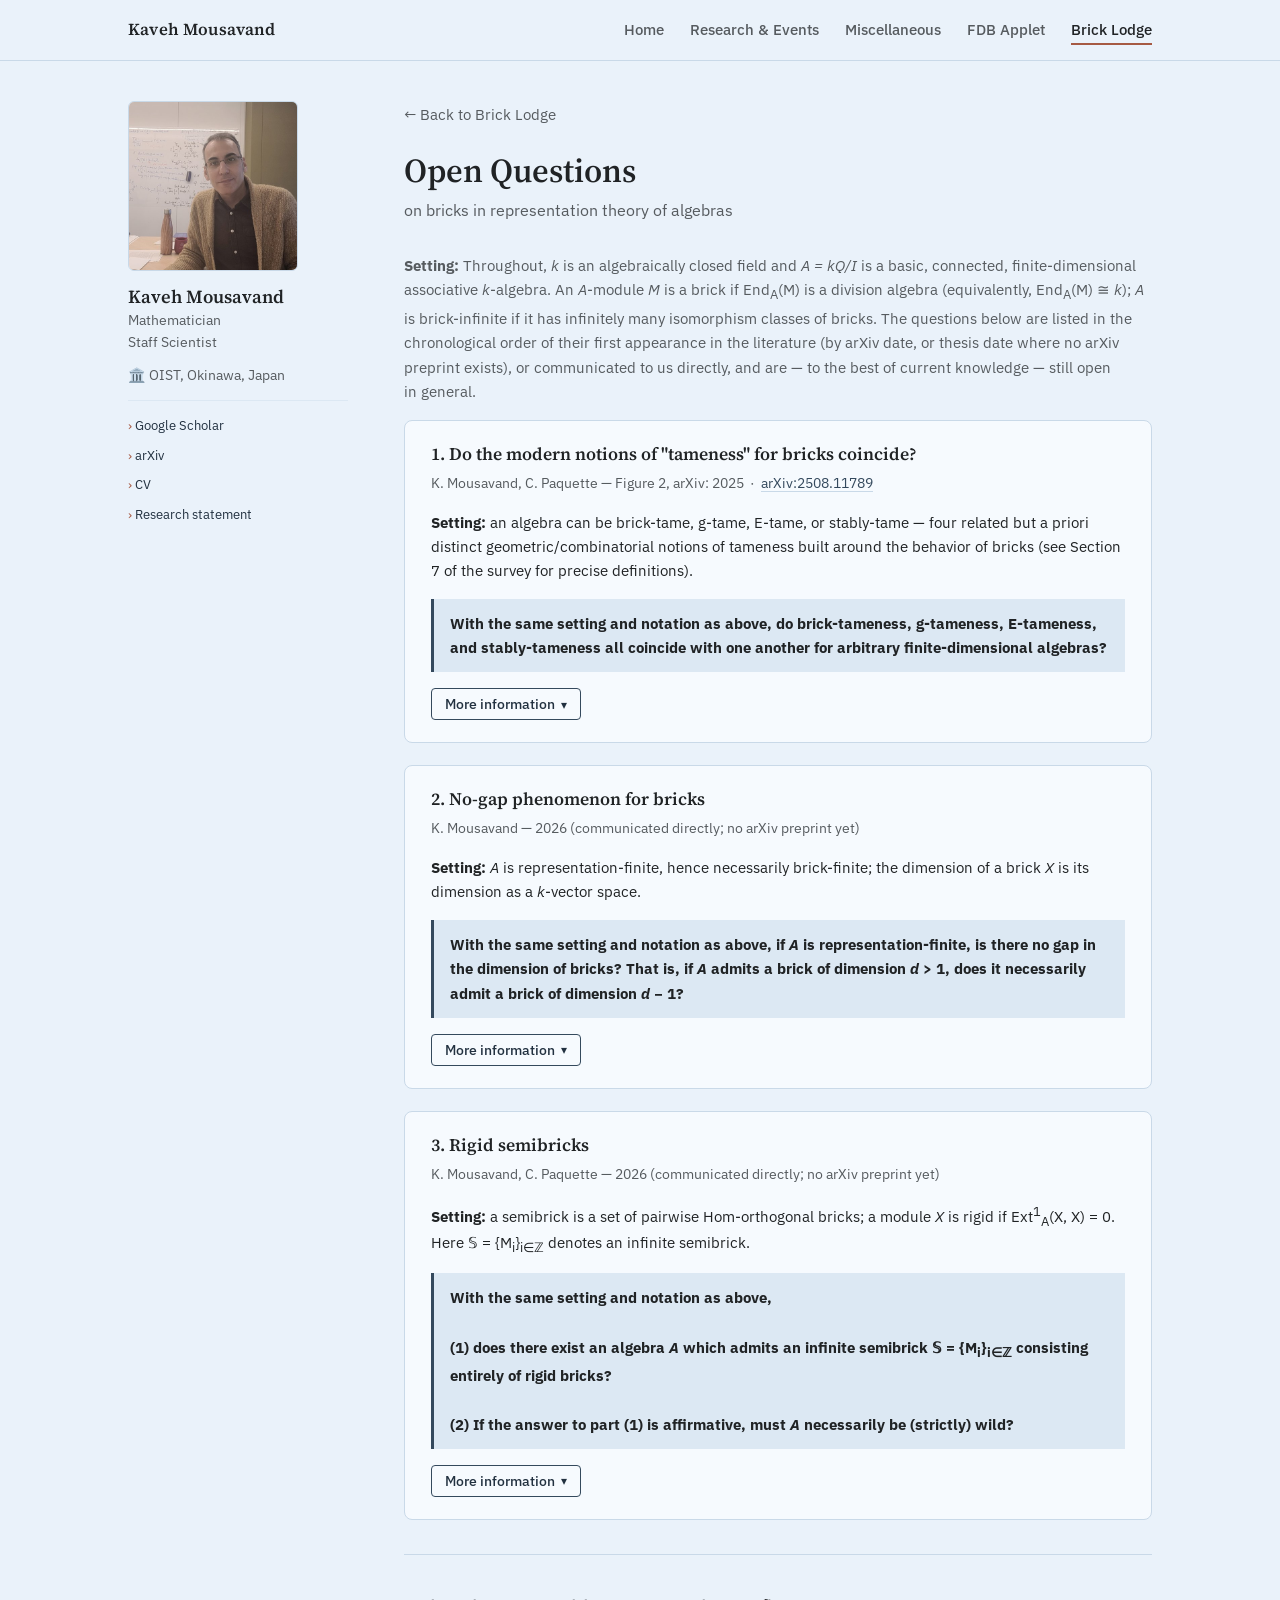
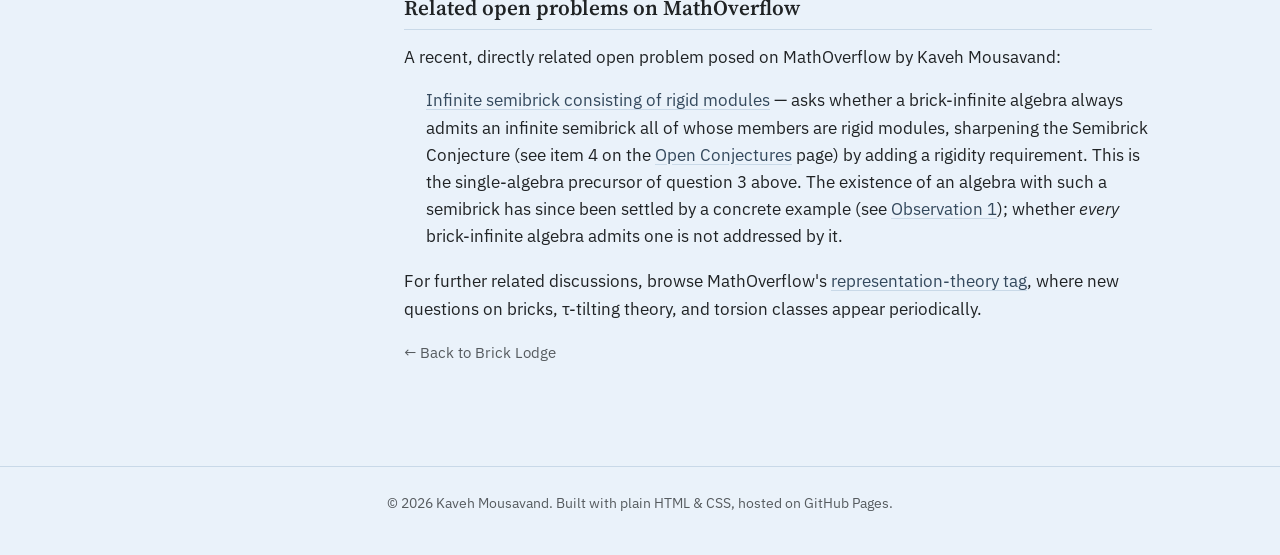
<file: open-questions.html>
<!DOCTYPE html>
<html lang="en">
<head>
<meta charset="UTF-8">
<meta name="viewport" content="width=device-width, initial-scale=1.0">
<title>Open Questions on Bricks — Kaveh Mousavand</title>
<link rel="icon" href="data:,">
<link rel="stylesheet" href="css/style.css">
</head>
<body>

<nav class="topnav">
  <div class="topnav-inner" id="topnav-inner">
    <a class="brand" href="https://kaveh-mousavand.github.io/" target="_blank" rel="noopener noreferrer">Kaveh Mousavand</a>
    <button class="nav-toggle" id="nav-toggle" aria-label="Toggle navigation">Menu</button>
    <ul class="navlinks">
      <li><a href="https://kaveh-mousavand.github.io/" target="_blank" rel="noopener noreferrer">Home</a></li>
      <li><a href="https://kaveh-mousavand.github.io/research.html" target="_blank" rel="noopener noreferrer">Research &amp; Events</a></li>
      <li><a href="https://kaveh-mousavand.github.io/misc.html" target="_blank" rel="noopener noreferrer">Miscellaneous</a></li>
      <li><a href="https://kaveh-mousavand.github.io/fdb-applet.html" target="_blank" rel="noopener noreferrer">FDB Applet</a></li>
      <li><a href="index.html" class="active">Brick Lodge</a></li>
    </ul>
  </div>
</nav>

<div class="shell">
  <aside class="sidebar">
    <img class="avatar" src="assets/images/profile.jpg" alt="Kaveh Mousavand">
    <h2>Kaveh Mousavand</h2>
    <p class="field">Mathematician</p>
    <p class="role">Staff Scientist</p>
    <p class="org"><a href="https://www.oist.jp/" target="_blank" rel="noopener noreferrer">OIST, Okinawa, Japan</a></p>
    <ul class="sidebar-links">
      <li><a href="https://scholar.google.com/citations?user=8kGHQqMAAAAJ&hl=en" target="_blank" rel="noopener noreferrer">Google Scholar</a></li>
      <li><a href="https://arxiv.org/a/mousavand_k_1" target="_blank" rel="noopener noreferrer">arXiv</a></li>
      <li><a href="https://kaveh-mousavand.github.io/assets/docs/cv.pdf" target="_blank" rel="noopener noreferrer">CV</a></li>
      <li><a href="https://kaveh-mousavand.github.io/assets/docs/research-statement.pdf" target="_blank" rel="noopener noreferrer">Research statement</a></li>
    </ul>
  </aside>

  <main class="content">
    <a class="back-link" href="index.html">&larr; Back to Brick Lodge</a>
    <h1>Open Questions</h1>
    <p class="subtitle">on bricks in representation theory of algebras</p>

    <p class="conjectures-intro"><strong>Setting:</strong> Throughout, <em>k</em> is an algebraically closed field and <em>A = kQ/I</em> is a basic, connected, finite-dimensional associative <em>k</em>-algebra. An <em>A</em>-module <em>M</em> is a brick if End<sub>A</sub>(M) is a division algebra (equivalently, End<sub>A</sub>(M) &cong; <em>k</em>); <em>A</em> is brick-infinite if it has infinitely many isomorphism classes of bricks. The questions below are listed in the chronological order of their first appearance in the literature (by arXiv date, or thesis date where no arXiv preprint exists), or communicated to us directly, and are — to the best of current knowledge — still open in general.</p>

    <!-- 1 -->
    <div class="conjecture-card">
      <h3>1. Do the modern notions of "tameness" for bricks coincide?</h3>
      <p class="conjecture-meta">K. Mousavand, C. Paquette — Figure 2, arXiv: 2025 &nbsp;·&nbsp; <a href="https://arxiv.org/abs/2508.11789" target="_blank" rel="noopener noreferrer">arXiv:2508.11789</a></p>
      <p class="conjecture-setting"><strong>Setting:</strong> an algebra can be brick-tame, g-tame, E-tame, or stably-tame — four related but a priori distinct geometric/combinatorial notions of tameness built around the behavior of bricks (see Section 7 of the survey for precise definitions).</p>
      <p class="conjecture-statement">With the same setting and notation as above, do brick-tameness, g-tameness, E-tameness, and stably-tameness all coincide with one another for arbitrary finite-dimensional algebras?</p>
      <button type="button" class="info-toggle" aria-expanded="false" data-target="q-info-1">More information <span class="chev">&#9662;</span></button>
      <div class="info-panel" id="q-info-1" hidden>
        <p>Raised implicitly in Mousavand–Paquette's 2025 survey, where Figure 2 depicts the known implications among these four notions of tameness as solid arrows, and the unknown (open) implications as dotted arrows. Every tame algebra is known to be g-tame and brick-tame, but the reverse implications, and the relationships among g-tame, E-tame, and stably-tame algebras in general, are open.</p>
        <p><strong>Recent developments:</strong> Haerizadeh–Yurikusa (2025) proved that g-tameness and E-tameness coincide for the restricted family of tame Jacobian algebras, giving a first positive data point, but the question remains open for general algebras.</p>
        <p class="topics-label">Related topics</p>
        <ul class="topic-list">
          <li><a href="https://arxiv.org/abs/2507.04570" target="_blank" rel="noopener noreferrer">Tame Jacobian algebras</a></li>
          <li><a href="https://arxiv.org/abs/1503.00285" target="_blank" rel="noopener noreferrer">g-vector fans</a></li>
          <li><a href="open-conjectures.html">Stability Conjecture</a></li>
          <li><a href="https://arxiv.org/abs/2508.11789" target="_blank" rel="noopener noreferrer">Bricks — a survey</a></li>
        </ul>
      </div>
    </div>

    <!-- 2 -->
    <div class="conjecture-card">
      <h3>2. No-gap phenomenon for bricks</h3>
      <p class="conjecture-meta">K. Mousavand — 2026 (communicated directly; no arXiv preprint yet)</p>
      <p class="conjecture-setting"><strong>Setting:</strong> <em>A</em> is representation-finite, hence necessarily brick-finite; the dimension of a brick <em>X</em> is its dimension as a <em>k</em>-vector space.</p>
      <p class="conjecture-statement">With the same setting and notation as above, if <em>A</em> is representation-finite, is there no gap in the dimension of bricks? That is, if <em>A</em> admits a brick of dimension <em>d</em> &gt; 1, does it necessarily admit a brick of dimension <em>d</em> &minus; 1?</p>
      <button type="button" class="info-toggle" aria-expanded="false" data-target="q-info-2">More information <span class="chev">&#9662;</span></button>
      <div class="info-panel" id="q-info-2" hidden>
        <p>Based on some partial results and affirmative answer for several families of algebras, the above question is openly shared by Kaveh Mousavand in September 2026 and does not yet have an arXiv preprint. The question is related (but fundamentally different from) a classical "no-gap" phenomenon for indecomposable modules, proved by Klaus Bongartz: for a representation-infinite algebra, if there is an indecomposable module of length <em>n</em>, then there is one of length <em>n</em> &minus; 1 for every smaller <em>n</em> down to 1 (an alternative proof was later given by Ringel). The brick question asks for an analogous "no-gap" statement, but in the opposite regime — for representation-finite algebras — and for bricks specifically rather than all indecomposables. Notably, there exist brick-finite algebras with gaps in the dimension of their bricks. Also, as assumed in the above setting, basicness of the algebra is a necessary assumption.</p>
        <p class="topics-label">Related topics</p>
        <ul class="topic-list">
          <li><a href="https://arxiv.org/abs/0904.4609" target="_blank" rel="noopener noreferrer">Bongartz: indecomposables live in all smaller lengths</a></li>
          <li><a href="https://arxiv.org/abs/2508.11789" target="_blank" rel="noopener noreferrer">Bricks — a survey</a></li>
        </ul>
      </div>
    </div>

    <!-- 3 -->
    <div class="conjecture-card" id="rigid-semibricks">
      <h3>3. Rigid semibricks</h3>
      <p class="conjecture-meta">K. Mousavand, C. Paquette — 2026 (communicated directly; no arXiv preprint yet)</p>
      <p class="conjecture-setting"><strong>Setting:</strong> a semibrick is a set of pairwise Hom-orthogonal bricks; a module <em>X</em> is rigid if Ext<sup>1</sup><sub>A</sub>(X, X) = 0. Here 𝕊 = {M<sub>i</sub>}<sub>i&isin;&#8484;</sub> denotes an infinite semibrick.</p>
      <p class="conjecture-statement">With the same setting and notation as above,<br><br>(1) does there exist an algebra <em>A</em> which admits an infinite semibrick 𝕊 = {M<sub>i</sub>}<sub>i&isin;&#8484;</sub> consisting entirely of rigid bricks?<br><br>(2) If the answer to part (1) is affirmative, must <em>A</em> necessarily be (strictly) wild?</p>
      <button type="button" class="info-toggle" aria-expanded="false" data-target="q-info-3">More information <span class="chev">&#9662;</span></button>
      <div class="info-panel" id="q-info-3" hidden>
        <p>This two-part question was communicated directly by Kaveh Mousavand and Charles Paquette in 2026 and does not yet have an arXiv preprint. It sharpens the Semibrick Conjecture (see item 4 on the <a href="open-conjectures.html">Open Conjectures</a> page) by additionally requiring every member of the infinite semibrick to be individually rigid, and directly generalizes the MathOverflow question linked below, which asks the same for a single infinite semibrick (rather than existence over some algebra) and was posed by Kaveh Mousavand.</p>
        <p><strong>Recent developments:</strong> in the brand-new (June 2026) paper "Brick infinite algebras admit infinitely many non-τ-rigid bricks," Mousavand–Paquette prove that every strictly wild algebra admits infinitely many bricks of the same dimension vector (Proposition 3.1), which is suggestive evidence toward part (2). The same paper also shows that if <em>A</em> is <em>not</em> strictly wild, every infinite semibrick contains an infinite sub-semibrick consisting of pairwise Ext<sup>1</sup>-orthogonal bricks (Proposition 3.2) — a weaker, pairwise form of rigidity between distinct members, falling short of each brick being individually rigid. </p>
        <p><strong>Update (October 2026):</strong> part (1) has now been answered affirmatively. Haruhisa Enomoto communicated an example, constructed with AI, of a 21-dimensional algebra admitting an infinite semibrick of pairwise Ext<sup>1</sup>-orthogonal rigid bricks; see <a href="observations.html#obs-1">Observation 1</a> for the details and the attached note. Part (2) remains open.</p>
        <p class="topics-label">Related topics</p>
        <ul class="topic-list">
          <li><a href="https://arxiv.org/abs/2606.27063" target="_blank" rel="noopener noreferrer">Non-τ-rigid bricks (2026)</a></li>
          <li><a href="open-conjectures.html#semibrick-conjecture">Semibrick Conjecture</a></li>
          <li><a href="observations.html#obs-1">Observation: infinite rigid semibrick (2026)</a></li>
          <li><a href="https://mathoverflow.net/questions/513923/infinite-semibrick-consisting-of-rigid-modules" target="_blank" rel="noopener noreferrer">MathOverflow question (below)</a></li>
          <li><a href="https://arxiv.org/abs/2508.11789" target="_blank" rel="noopener noreferrer">Bricks — a survey</a></li>
          <li><a href="results.html#res-1">Result: E-symmetric algebras and bBT (2026)</a></li>
        </ul>
      </div>
    </div>

    <hr class="divider">

    <h2>Related open problems on MathOverflow</h2>
    <p>A recent, directly related open problem posed on MathOverflow by Kaveh Mousavand:</p>
    <ul class="link-grid">
      <li><a href="https://mathoverflow.net/questions/513923/infinite-semibrick-consisting-of-rigid-modules" target="_blank" rel="noopener noreferrer">Infinite semibrick consisting of rigid modules</a> — asks whether a brick-infinite algebra always admits an infinite semibrick all of whose members are rigid modules, sharpening the Semibrick Conjecture (see item 4 on the <a href="open-conjectures.html">Open Conjectures</a> page) by adding a rigidity requirement. This is the single-algebra precursor of question 3 above. The existence of an algebra with such a semibrick has since been settled by a concrete example (see <a href="observations.html#obs-1">Observation 1</a>); whether <em>every</em> brick-infinite algebra admits one is not addressed by it.</li>
    </ul>
    <p>For further related discussions, browse MathOverflow's <a href="https://mathoverflow.net/questions/tagged/rt.representation-theory" target="_blank" rel="noopener noreferrer">representation-theory tag</a>, where new questions on bricks, τ-tilting theory, and torsion classes appear periodically.</p>

    <a class="back-link" href="index.html">&larr; Back to Brick Lodge</a>
  </main>
</div>

<footer class="site-footer">
  © 2026 Kaveh Mousavand. Built with plain HTML &amp; CSS, hosted on GitHub Pages.
</footer>

<script>
document.getElementById('nav-toggle').addEventListener('click', function() {
  document.getElementById('topnav-inner').classList.toggle('open');
});

document.querySelectorAll('.info-toggle').forEach(function(btn) {
  btn.addEventListener('click', function() {
    const panel = document.getElementById(btn.getAttribute('data-target'));
    if (!panel) return;
    const isOpen = btn.getAttribute('aria-expanded') === 'true';
    btn.setAttribute('aria-expanded', String(!isOpen));
    if (isOpen) {
      panel.hidden = true;
    } else {
      panel.hidden = false;
    }
  });
});
</script>
</body>
</html>
</file>
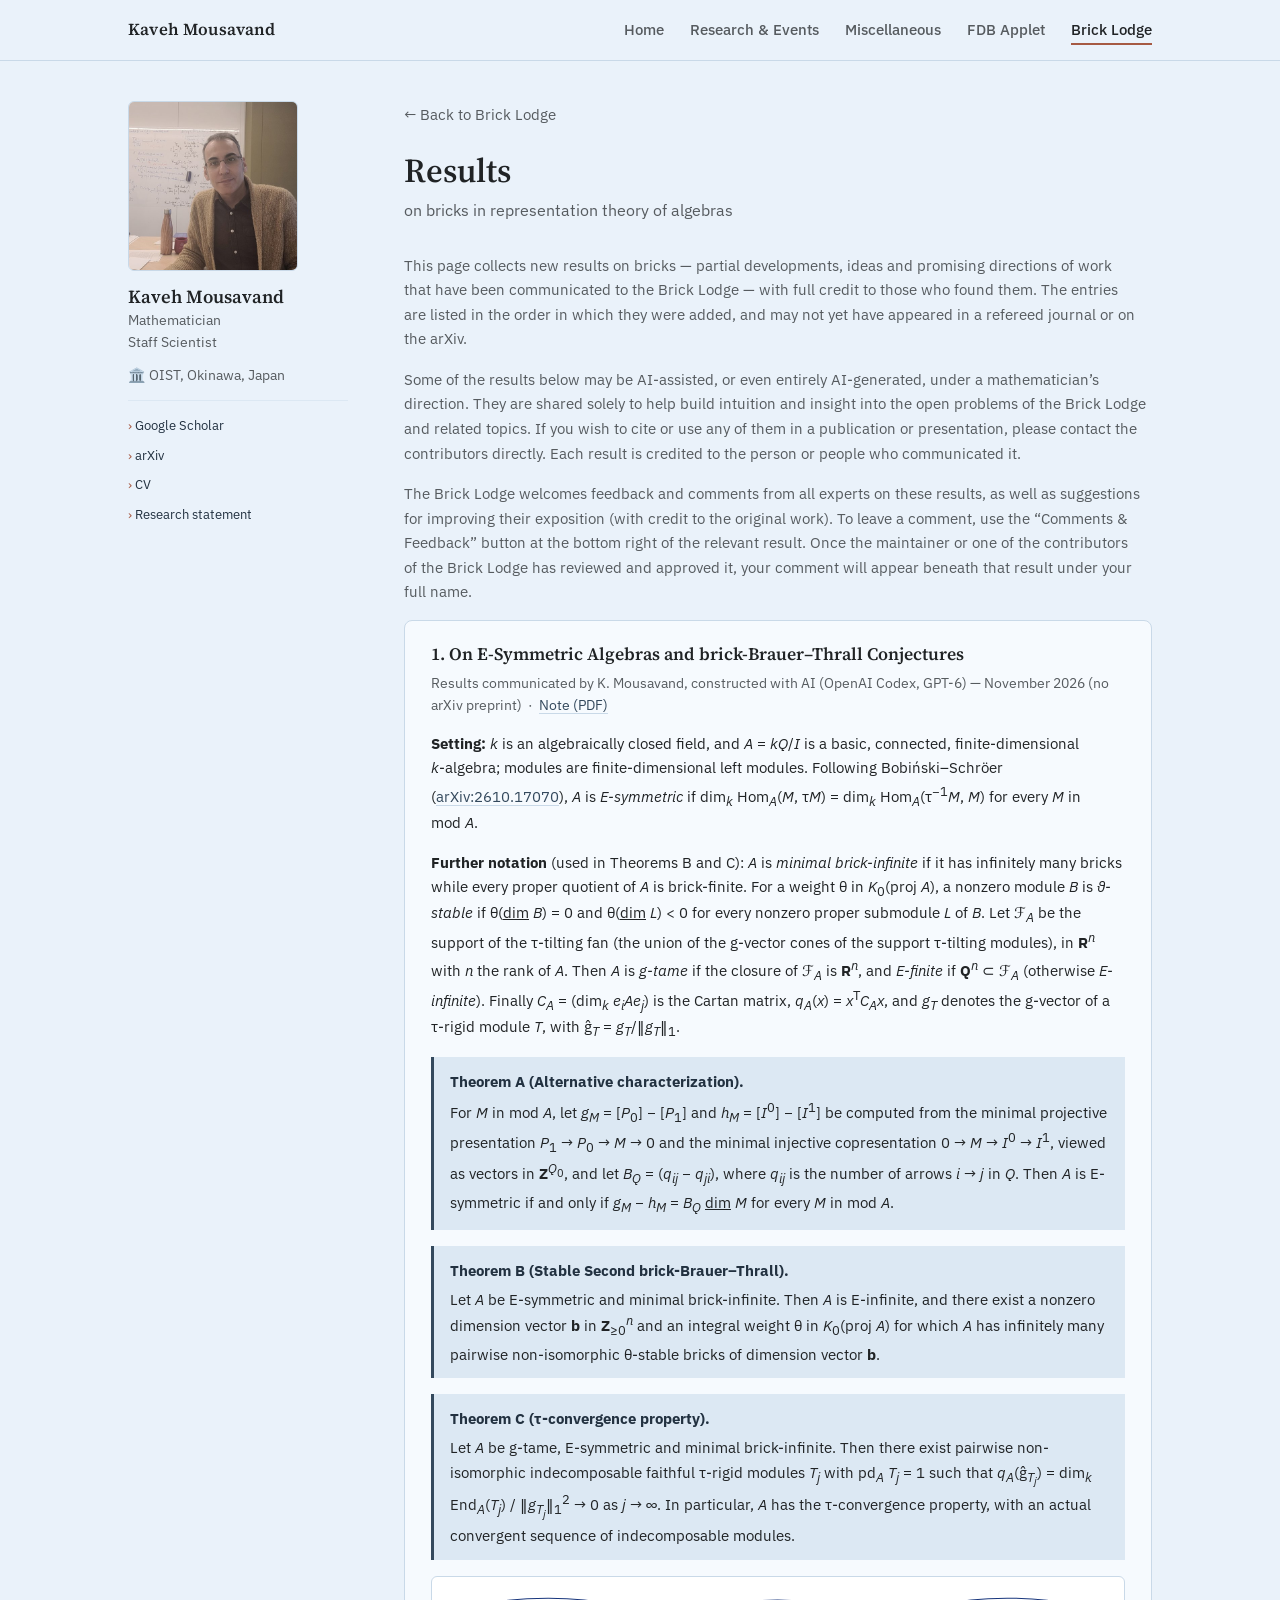
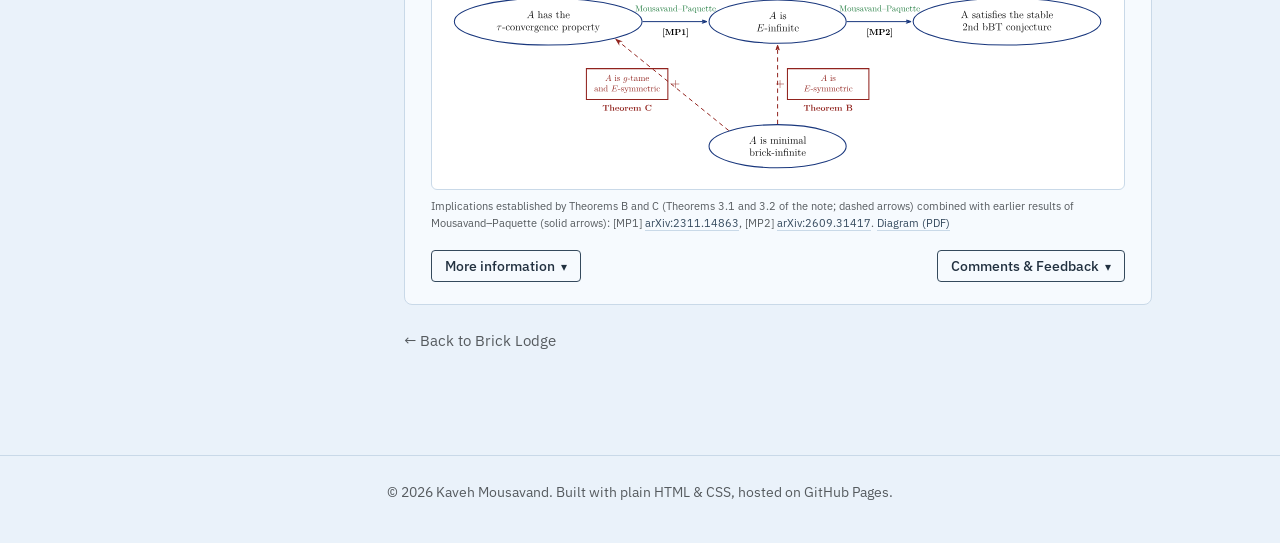
<file: results.html>
<!DOCTYPE html>
<html lang="en">
<head>
<meta charset="UTF-8">
<meta name="viewport" content="width=device-width, initial-scale=1.0">
<title>Results on Bricks — Kaveh Mousavand</title>
<link rel="icon" href="data:,">
<link rel="stylesheet" href="css/style.css">
</head>
<body>

<nav class="topnav">
  <div class="topnav-inner" id="topnav-inner">
    <a class="brand" href="https://kaveh-mousavand.github.io/" target="_blank" rel="noopener noreferrer">Kaveh Mousavand</a>
    <button class="nav-toggle" id="nav-toggle" aria-label="Toggle navigation">Menu</button>
    <ul class="navlinks">
      <li><a href="https://kaveh-mousavand.github.io/" target="_blank" rel="noopener noreferrer">Home</a></li>
      <li><a href="https://kaveh-mousavand.github.io/research.html" target="_blank" rel="noopener noreferrer">Research &amp; Events</a></li>
      <li><a href="https://kaveh-mousavand.github.io/misc.html" target="_blank" rel="noopener noreferrer">Miscellaneous</a></li>
      <li><a href="https://kaveh-mousavand.github.io/fdb-applet.html" target="_blank" rel="noopener noreferrer">FDB Applet</a></li>
      <li><a href="index.html" class="active">Brick Lodge</a></li>
    </ul>
  </div>
</nav>

<div class="shell">
  <aside class="sidebar">
    <img class="avatar" src="assets/images/profile.jpg" alt="Kaveh Mousavand">
    <h2>Kaveh Mousavand</h2>
    <p class="field">Mathematician</p>
    <p class="role">Staff Scientist</p>
    <p class="org"><a href="https://www.oist.jp/" target="_blank" rel="noopener noreferrer">OIST, Okinawa, Japan</a></p>
    <ul class="sidebar-links">
      <li><a href="https://scholar.google.com/citations?user=8kGHQqMAAAAJ&hl=en" target="_blank" rel="noopener noreferrer">Google Scholar</a></li>
      <li><a href="https://arxiv.org/a/mousavand_k_1" target="_blank" rel="noopener noreferrer">arXiv</a></li>
      <li><a href="https://kaveh-mousavand.github.io/assets/docs/cv.pdf" target="_blank" rel="noopener noreferrer">CV</a></li>
      <li><a href="https://kaveh-mousavand.github.io/assets/docs/research-statement.pdf" target="_blank" rel="noopener noreferrer">Research statement</a></li>
    </ul>
  </aside>

  <main class="content">
    <a class="back-link" href="index.html">&larr; Back to Brick Lodge</a>
    <h1>Results</h1>
    <p class="subtitle">on bricks in representation theory of algebras</p>

    <p class="conjectures-intro tight">This page collects new results on bricks &mdash; partial developments, ideas and promising directions of work that have been communicated to the Brick Lodge &mdash; with full credit to those who found them. The entries are listed in the order in which they were added, and may not yet have appeared in a refereed journal or on the arXiv.</p>

    <p class="conjectures-intro tight">Some of the results below may be AI-assisted, or even entirely AI-generated, under a mathematician&rsquo;s direction. They are shared solely to help build intuition and insight into the open problems of the Brick Lodge and related topics. If you wish to cite or use any of them in a publication or presentation, please contact the contributors directly. Each result is credited to the person or people who communicated it.</p>

    <p class="conjectures-intro">The Brick Lodge welcomes feedback and comments from all experts on these results, as well as suggestions for improving their exposition (with credit to the original work). To leave a comment, use the &ldquo;Comments &amp; Feedback&rdquo; button at the bottom right of the relevant result. Once the maintainer or one of the contributors of the Brick Lodge has reviewed and approved it, your comment will appear beneath that result under your full name.</p>

    <!-- 1 -->
    <div class="conjecture-card" id="res-1">
      <h3>1. On E-Symmetric Algebras and brick-Brauer&ndash;Thrall Conjectures</h3>
      <p class="conjecture-meta">Results communicated by K. Mousavand, constructed with AI (OpenAI Codex, GPT-6) &mdash; November 2026 (no arXiv preprint) &nbsp;&middot;&nbsp; <a href="assets/docs/e-symmetric-algebras-and-bBT-conjectures-2026-11-16.pdf" target="_blank" rel="noopener noreferrer">Note (PDF)</a></p>
      <p class="conjecture-setting"><strong>Setting:</strong> <em>k</em> is an algebraically closed field, and <em>A</em> = <em>kQ</em>/<em>I</em> is a basic, connected, finite-dimensional <em>k</em>-algebra; modules are finite-dimensional left modules. Following Bobi&#324;ski&ndash;Schr&ouml;er (<a href="https://arxiv.org/abs/2610.17070" target="_blank" rel="noopener noreferrer">arXiv:2610.17070</a>), <em>A</em> is <em>E-symmetric</em> if dim<sub><em>k</em></sub> Hom<sub><em>A</em></sub>(<em>M</em>, &tau;<em>M</em>) = dim<sub><em>k</em></sub> Hom<sub><em>A</em></sub>(&tau;<sup>&minus;1</sup><em>M</em>, <em>M</em>) for every <em>M</em> in mod <em>A</em>.</p>
      <p class="conjecture-setting"><strong>Further notation</strong> (used in Theorems B and C): <em>A</em> is <em>minimal brick-infinite</em> if it has infinitely many bricks while every proper quotient of <em>A</em> is brick-finite. For a weight &theta; in <em>K</em><sub>0</sub>(proj <em>A</em>), a nonzero module <em>B</em> is <em>&theta;-stable</em> if &theta;(<span class="ul">dim</span> <em>B</em>) = 0 and &theta;(<span class="ul">dim</span> <em>L</em>) &lt; 0 for every nonzero proper submodule <em>L</em> of <em>B</em>. Let &#8497;<sub><em>A</em></sub> be the support of the &tau;-tilting fan (the union of the g-vector cones of the support &tau;-tilting modules), in <strong>R</strong><sup><em>n</em></sup> with <em>n</em> the rank of <em>A</em>. Then <em>A</em> is <em>g-tame</em> if the closure of &#8497;<sub><em>A</em></sub> is <strong>R</strong><sup><em>n</em></sup>, and <em>E-finite</em> if <strong>Q</strong><sup><em>n</em></sup> &sub; &#8497;<sub><em>A</em></sub> (otherwise <em>E-infinite</em>). Finally <em>C</em><sub><em>A</em></sub> = (dim<sub><em>k</em></sub> <em>e</em><sub><em>i</em></sub><em>Ae</em><sub><em>j</em></sub>) is the Cartan matrix, <em>q</em><sub><em>A</em></sub>(<em>x</em>) = <em>x</em><sup>T</sup><em>C</em><sub><em>A</em></sub><em>x</em>, and <em>g</em><sub><em>T</em></sub> denotes the g-vector of a &tau;-rigid module <em>T</em>, with &#285;<sub><em>T</em></sub> = <em>g</em><sub><em>T</em></sub>/&#8214;<em>g</em><sub><em>T</em></sub>&#8214;<sub>1</sub>.</p>
      <p class="conjecture-statement thm"><span class="thm-label">Theorem A (Alternative characterization).</span><br>For <em>M</em> in mod <em>A</em>, let <em>g</em><sub><em>M</em></sub> = [<em>P</em><sub>0</sub>] &minus; [<em>P</em><sub>1</sub>] and <em>h</em><sub><em>M</em></sub> = [<em>I</em><sup>0</sup>] &minus; [<em>I</em><sup>1</sup>] be computed from the minimal projective presentation <em>P</em><sub>1</sub> &rarr; <em>P</em><sub>0</sub> &rarr; <em>M</em> &rarr; 0 and the minimal injective copresentation 0 &rarr; <em>M</em> &rarr; <em>I</em><sup>0</sup> &rarr; <em>I</em><sup>1</sup>, viewed as vectors in <strong>Z</strong><sup><em>Q</em><sub>0</sub></sup>, and let <em>B</em><sub><em>Q</em></sub> = (<em>q</em><sub><em>ij</em></sub> &minus; <em>q</em><sub><em>ji</em></sub>), where <em>q</em><sub><em>ij</em></sub> is the number of arrows <em>i</em> &rarr; <em>j</em> in <em>Q</em>. Then <em>A</em> is E-symmetric if and only if <em>g</em><sub><em>M</em></sub> &minus; <em>h</em><sub><em>M</em></sub> = <em>B</em><sub><em>Q</em></sub> <span class="ul">dim</span> <em>M</em> for every <em>M</em> in mod <em>A</em>.</p>
      <p class="conjecture-statement thm"><span class="thm-label">Theorem B (Stable Second brick-Brauer&ndash;Thrall).</span><br>Let <em>A</em> be E-symmetric and minimal brick-infinite. Then <em>A</em> is E-infinite, and there exist a nonzero dimension vector <strong>b</strong> in <strong>Z</strong><sub>&ge;0</sub><sup><em>n</em></sup> and an integral weight &theta; in <em>K</em><sub>0</sub>(proj <em>A</em>) for which <em>A</em> has infinitely many pairwise non-isomorphic &theta;-stable bricks of dimension vector <strong>b</strong>.</p>
      <p class="conjecture-statement thm"><span class="thm-label">Theorem C (&tau;-convergence property).</span><br>Let <em>A</em> be g-tame, E-symmetric and minimal brick-infinite. Then there exist pairwise non-isomorphic indecomposable faithful &tau;-rigid modules <em>T</em><sub><em>j</em></sub> with pd<sub><em>A</em></sub> <em>T</em><sub><em>j</em></sub> = 1 such that <em>q</em><sub><em>A</em></sub>(&#285;<sub><em>T</em><sub><em>j</em></sub></sub>) = dim<sub><em>k</em></sub> End<sub><em>A</em></sub>(<em>T</em><sub><em>j</em></sub>) / &#8214;<em>g</em><sub><em>T</em><sub><em>j</em></sub></sub>&#8214;<sub>1</sub><sup>2</sup> &rarr; 0 as <em>j</em> &rarr; &infin;. In particular, <em>A</em> has the &tau;-convergence property, with an actual convergent sequence of indecomposable modules.</p>
      <figure class="diagram">
        <div class="diagram-box">
<svg class="diagram-svg" role="img" aria-label="Diagram of implications. An E-symmetric minimal brick-infinite algebra is E-infinite (Theorem B), and if it is also g-tame it has the tau-convergence property (Theorem C). The tau-convergence property implies E-infinite (MP1), which implies the stable 2nd bBT conjecture (MP2)." xmlns="http://www.w3.org/2000/svg" xmlns:xlink="http://www.w3.org/1999/xlink" width="764.085" height="216.003" viewBox="0 0 764.085 216.003">
<defs>
<g>
<g id="glyph-0-0">
<path d="M 8.40625 -0.21875 C 8.40625 -0.34375 8.296875 -0.34375 8.125 -0.34375 C 7.46875 -0.34375 7.453125 -0.453125 7.421875 -0.8125 L 6.6875 -8.234375 C 6.671875 -8.484375 6.625 -8.5 6.484375 -8.5 C 6.375 -8.5 6.296875 -8.484375 6.1875 -8.296875 L 2.03125 -1.328125 C 1.609375 -0.625 1.203125 -0.375 0.625 -0.34375 C 0.5 -0.328125 0.40625 -0.328125 0.40625 -0.125 C 0.40625 -0.046875 0.46875 0 0.546875 0 L 1.515625 -0.03125 C 1.859375 -0.03125 2.234375 0 2.578125 0 C 2.640625 0 2.78125 0 2.78125 -0.21875 C 2.78125 -0.328125 2.6875 -0.34375 2.625 -0.34375 C 2.34375 -0.375 2.125 -0.46875 2.125 -0.75 C 2.125 -0.921875 2.1875 -1.046875 2.34375 -1.3125 L 3.25 -2.8125 L 6.28125 -2.8125 C 6.296875 -2.703125 6.296875 -2.609375 6.3125 -2.5 C 6.34375 -2.1875 6.484375 -0.953125 6.484375 -0.71875 C 6.484375 -0.375 5.875 -0.34375 5.6875 -0.34375 C 5.5625 -0.34375 5.421875 -0.34375 5.421875 -0.125 C 5.421875 0 5.53125 0 5.609375 0 C 5.8125 0 6.046875 -0.03125 6.25 -0.03125 L 6.921875 -0.03125 L 8.1875 0 C 8.28125 0 8.40625 0 8.40625 -0.21875 Z M 6.25 -3.15625 L 3.453125 -3.15625 L 5.84375 -7.15625 Z M 6.25 -3.15625 "/>
</g>
<g id="glyph-0-1">
<path d="M 5.9375 -4.875 C 5.9375 -5.125 5.71875 -5.125 5.5 -5.125 L 2.21875 -5.125 C 1.953125 -5.125 1.546875 -5.125 1 -4.546875 C 0.6875 -4.203125 0.3125 -3.578125 0.3125 -3.5 C 0.3125 -3.421875 0.375 -3.40625 0.4375 -3.40625 C 0.53125 -3.40625 0.53125 -3.4375 0.59375 -3.515625 C 1.21875 -4.484375 1.828125 -4.484375 2.125 -4.484375 L 3.125 -4.484375 L 1.875 -0.40625 C 1.828125 -0.21875 1.828125 -0.203125 1.828125 -0.171875 C 1.828125 -0.03125 1.90625 0.125 2.140625 0.125 C 2.515625 0.125 2.578125 -0.1875 2.609375 -0.375 L 3.421875 -4.484375 L 5.390625 -4.484375 C 5.546875 -4.484375 5.9375 -4.484375 5.9375 -4.875 Z M 5.9375 -4.875 "/>
</g>
<g id="glyph-0-2">
<path d="M 8.328125 -2.921875 C 8.328125 -2.984375 8.28125 -3.046875 8.203125 -3.046875 C 8.15625 -3.046875 8.125 -3.03125 8.09375 -3 C 8.078125 -2.984375 8.078125 -2.96875 7.96875 -2.71875 C 7.265625 -1.0625 6.75 -0.34375 4.84375 -0.34375 L 3.109375 -0.34375 C 2.9375 -0.34375 2.921875 -0.34375 2.84375 -0.359375 C 2.71875 -0.375 2.703125 -0.390625 2.703125 -0.484375 C 2.703125 -0.578125 2.71875 -0.640625 2.75 -0.75 L 3.578125 -4.03125 L 4.75 -4.03125 C 5.671875 -4.03125 5.75 -3.828125 5.75 -3.484375 C 5.75 -3.359375 5.75 -3.25 5.671875 -2.890625 C 5.640625 -2.84375 5.625 -2.796875 5.625 -2.765625 C 5.625 -2.671875 5.6875 -2.640625 5.765625 -2.640625 C 5.875 -2.640625 5.875 -2.71875 5.921875 -2.890625 L 6.609375 -5.65625 C 6.609375 -5.71875 6.5625 -5.78125 6.484375 -5.78125 C 6.375 -5.78125 6.375 -5.734375 6.328125 -5.5625 C 6.078125 -4.640625 5.84375 -4.375 4.78125 -4.375 L 3.65625 -4.375 L 4.390625 -7.3125 C 4.5 -7.734375 4.53125 -7.765625 5.015625 -7.765625 L 6.71875 -7.765625 C 8.171875 -7.765625 8.484375 -7.375 8.484375 -6.46875 C 8.484375 -6.46875 8.484375 -6.125 8.421875 -5.734375 C 8.421875 -5.671875 8.40625 -5.578125 8.40625 -5.578125 C 8.40625 -5.484375 8.46875 -5.453125 8.53125 -5.453125 C 8.625 -5.453125 8.671875 -5.5 8.6875 -5.71875 L 8.9375 -7.796875 C 8.9375 -7.828125 8.96875 -7.984375 8.96875 -7.984375 C 8.96875 -8.109375 8.859375 -8.109375 8.640625 -8.109375 L 2.828125 -8.109375 C 2.609375 -8.109375 2.484375 -8.109375 2.484375 -7.890625 C 2.484375 -7.765625 2.578125 -7.765625 2.78125 -7.765625 C 3.515625 -7.765625 3.515625 -7.671875 3.515625 -7.546875 C 3.515625 -7.484375 3.5 -7.4375 3.46875 -7.3125 L 1.859375 -0.875 C 1.75 -0.46875 1.71875 -0.34375 0.890625 -0.34375 C 0.671875 -0.34375 0.546875 -0.34375 0.546875 -0.125 C 0.546875 0 0.625 0 0.859375 0 L 6.828125 0 C 7.09375 0 7.109375 -0.015625 7.1875 -0.203125 L 8.28125 -2.765625 C 8.28125 -2.796875 8.328125 -2.875 8.328125 -2.921875 Z M 8.328125 -2.921875 "/>
</g>
<g id="glyph-1-0">
<path d="M 6.203125 0 L 6.203125 -0.34375 C 5.609375 -0.34375 5.3125 -0.34375 5.296875 -0.703125 L 5.296875 -2.890625 C 5.296875 -4 5.296875 -4.328125 5.03125 -4.71875 C 4.671875 -5.171875 4.125 -5.25 3.71875 -5.25 C 2.6875 -5.25 2.21875 -4.484375 2.046875 -4.109375 L 2.03125 -4.109375 L 2.03125 -8.265625 L 0.375 -8.125 L 0.375 -7.78125 C 1.1875 -7.78125 1.28125 -7.703125 1.28125 -7.125 L 1.28125 -0.875 C 1.28125 -0.34375 1.15625 -0.34375 0.375 -0.34375 L 0.375 0 C 0.6875 -0.03125 1.328125 -0.03125 1.671875 -0.03125 C 2.015625 -0.03125 2.65625 -0.03125 2.96875 0 L 2.96875 -0.34375 C 2.203125 -0.34375 2.0625 -0.34375 2.0625 -0.875 L 2.0625 -3.09375 C 2.0625 -4.34375 2.875 -5.015625 3.625 -5.015625 C 4.359375 -5.015625 4.53125 -4.40625 4.53125 -3.671875 L 4.53125 -0.875 C 4.53125 -0.34375 4.390625 -0.34375 3.625 -0.34375 L 3.625 0 C 3.921875 -0.03125 4.578125 -0.03125 4.90625 -0.03125 C 5.25 -0.03125 5.890625 -0.03125 6.203125 0 Z M 6.203125 0 "/>
</g>
<g id="glyph-1-1">
<path d="M 5.640625 -1.0625 L 5.640625 -1.71875 L 5.375 -1.71875 L 5.375 -1.0625 C 5.375 -0.375 5.09375 -0.28125 4.921875 -0.28125 C 4.484375 -0.28125 4.484375 -0.921875 4.484375 -1.09375 L 4.484375 -3.171875 C 4.484375 -3.828125 4.484375 -4.296875 3.953125 -4.765625 C 3.53125 -5.140625 3 -5.3125 2.46875 -5.3125 C 1.5 -5.3125 0.75 -4.671875 0.75 -3.890625 C 0.75 -3.546875 0.96875 -3.375 1.25 -3.375 C 1.53125 -3.375 1.734375 -3.578125 1.734375 -3.875 C 1.734375 -4.359375 1.3125 -4.359375 1.125 -4.359375 C 1.40625 -4.859375 1.96875 -5.078125 2.453125 -5.078125 C 3 -5.078125 3.703125 -4.625 3.703125 -3.546875 L 3.703125 -3.078125 C 1.3125 -3.03125 0.40625 -2.03125 0.40625 -1.125 C 0.40625 -0.171875 1.5 0.125 2.21875 0.125 C 3.015625 0.125 3.546875 -0.359375 3.78125 -0.921875 C 3.828125 -0.375 4.1875 0.0625 4.703125 0.0625 C 4.953125 0.0625 5.640625 -0.109375 5.640625 -1.0625 Z M 3.703125 -1.671875 C 3.703125 -0.515625 2.828125 -0.125 2.328125 -0.125 C 1.734375 -0.125 1.25 -0.546875 1.25 -1.125 C 1.25 -2.6875 3.28125 -2.828125 3.703125 -2.859375 Z M 3.703125 -1.671875 "/>
</g>
<g id="glyph-1-2">
<path d="M 4.1875 -1.515625 C 4.1875 -2.15625 3.796875 -2.53125 3.6875 -2.640625 C 3.265625 -3.015625 2.9375 -3.078125 2.15625 -3.234375 C 1.796875 -3.296875 0.921875 -3.46875 0.921875 -4.171875 C 0.921875 -4.546875 1.171875 -5.09375 2.25 -5.09375 C 3.546875 -5.09375 3.625 -3.984375 3.640625 -3.625 C 3.65625 -3.53125 3.734375 -3.53125 3.78125 -3.53125 C 3.90625 -3.53125 3.90625 -3.578125 3.90625 -3.796875 L 3.90625 -5.03125 C 3.90625 -5.25 3.90625 -5.3125 3.78125 -5.3125 C 3.6875 -5.3125 3.46875 -5.046875 3.375 -4.9375 C 3.015625 -5.234375 2.640625 -5.3125 2.265625 -5.3125 C 0.828125 -5.3125 0.390625 -4.53125 0.390625 -3.875 C 0.390625 -3.734375 0.390625 -3.328125 0.84375 -2.90625 C 1.21875 -2.578125 1.625 -2.484375 2.171875 -2.375 C 2.828125 -2.25 2.984375 -2.21875 3.28125 -1.96875 C 3.5 -1.796875 3.65625 -1.53125 3.65625 -1.203125 C 3.65625 -0.6875 3.359375 -0.125 2.3125 -0.125 C 1.53125 -0.125 0.953125 -0.578125 0.6875 -1.765625 C 0.640625 -1.96875 0.625 -2 0.625 -2 C 0.609375 -2.046875 0.5625 -2.046875 0.53125 -2.046875 C 0.390625 -2.046875 0.390625 -1.984375 0.390625 -1.78125 L 0.390625 -0.15625 C 0.390625 0.0625 0.390625 0.125 0.515625 0.125 C 0.578125 0.125 0.578125 0.109375 0.78125 -0.140625 C 0.84375 -0.21875 0.84375 -0.25 1.03125 -0.4375 C 1.46875 0.125 2.125 0.125 2.328125 0.125 C 3.578125 0.125 4.1875 -0.578125 4.1875 -1.515625 Z M 4.1875 -1.515625 "/>
</g>
<g id="glyph-1-3">
<path d="M 3.875 -1.46875 L 3.875 -2.15625 L 3.625 -2.15625 L 3.625 -1.5 C 3.625 -0.640625 3.28125 -0.140625 2.8125 -0.140625 C 2 -0.140625 2 -1.25 2 -1.453125 L 2 -4.78125 L 3.671875 -4.78125 L 3.671875 -5.125 L 2 -5.125 L 2 -7.328125 L 1.734375 -7.328125 C 1.71875 -6.203125 1.296875 -5.0625 0.21875 -5.03125 L 0.21875 -4.78125 L 1.21875 -4.78125 L 1.21875 -1.46875 C 1.21875 -0.15625 2.109375 0.125 2.734375 0.125 C 3.484375 0.125 3.875 -0.625 3.875 -1.46875 Z M 3.875 -1.46875 "/>
</g>
<g id="glyph-1-4">
<path d="M 4.84375 -1.421875 C 4.84375 -1.484375 4.78125 -1.53125 4.71875 -1.53125 C 4.625 -1.53125 4.59375 -1.46875 4.578125 -1.421875 C 4.265625 -0.421875 3.46875 -0.140625 2.96875 -0.140625 C 2.46875 -0.140625 1.265625 -0.46875 1.265625 -2.53125 L 1.265625 -2.765625 L 4.5625 -2.765625 C 4.828125 -2.765625 4.84375 -2.765625 4.84375 -2.984375 C 4.84375 -4.1875 4.203125 -5.3125 2.765625 -5.3125 C 1.40625 -5.3125 0.359375 -4.078125 0.359375 -2.609375 C 0.359375 -1.03125 1.578125 0.125 2.890625 0.125 C 4.3125 0.125 4.84375 -1.171875 4.84375 -1.421875 Z M 4.109375 -2.984375 L 1.28125 -2.984375 C 1.375 -4.859375 2.421875 -5.078125 2.75 -5.078125 C 4.03125 -5.078125 4.09375 -3.390625 4.109375 -2.984375 Z M 4.109375 -2.984375 "/>
</g>
<g id="glyph-1-5">
<path d="M 3.234375 -2.25 L 3.234375 -2.890625 L 0.125 -2.890625 L 0.125 -2.25 Z M 3.234375 -2.25 "/>
</g>
<g id="glyph-1-6">
<path d="M 4.828125 -1.421875 C 4.828125 -1.53125 4.75 -1.53125 4.71875 -1.53125 C 4.609375 -1.53125 4.59375 -1.484375 4.5625 -1.34375 C 4.296875 -0.5 3.65625 -0.140625 3.015625 -0.140625 C 2.28125 -0.140625 1.328125 -0.78125 1.328125 -2.578125 C 1.328125 -4.5625 2.328125 -5.046875 2.921875 -5.046875 C 3.375 -5.046875 4.03125 -4.875 4.3125 -4.40625 C 4.171875 -4.40625 3.734375 -4.40625 3.734375 -3.921875 C 3.734375 -3.625 3.921875 -3.421875 4.21875 -3.421875 C 4.484375 -3.421875 4.71875 -3.59375 4.71875 -3.9375 C 4.71875 -4.734375 3.875 -5.3125 2.921875 -5.3125 C 1.53125 -5.3125 0.421875 -4.078125 0.421875 -2.578125 C 0.421875 -1.046875 1.5625 0.125 2.90625 0.125 C 4.484375 0.125 4.828125 -1.3125 4.828125 -1.421875 Z M 4.828125 -1.421875 "/>
</g>
<g id="glyph-1-7">
<path d="M 5.46875 -2.546875 C 5.46875 -4.078125 4.296875 -5.3125 2.921875 -5.3125 C 1.484375 -5.3125 0.359375 -4.046875 0.359375 -2.546875 C 0.359375 -1.03125 1.546875 0.125 2.90625 0.125 C 4.3125 0.125 5.46875 -1.046875 5.46875 -2.546875 Z M 4.5625 -2.65625 C 4.5625 -2.234375 4.5625 -1.5 4.25 -0.9375 C 3.921875 -0.375 3.375 -0.140625 2.921875 -0.140625 C 2.46875 -0.140625 1.9375 -0.328125 1.59375 -0.921875 C 1.28125 -1.453125 1.265625 -2.15625 1.265625 -2.65625 C 1.265625 -3.109375 1.265625 -3.828125 1.625 -4.375 C 1.96875 -4.875 2.484375 -5.078125 2.90625 -5.078125 C 3.375 -5.078125 3.875 -4.859375 4.1875 -4.390625 C 4.5625 -3.84375 4.5625 -3.09375 4.5625 -2.65625 Z M 4.5625 -2.65625 "/>
</g>
<g id="glyph-1-8">
<path d="M 6.203125 0 L 6.203125 -0.34375 C 5.609375 -0.34375 5.3125 -0.34375 5.296875 -0.703125 L 5.296875 -2.890625 C 5.296875 -4 5.296875 -4.328125 5.03125 -4.71875 C 4.671875 -5.171875 4.125 -5.25 3.71875 -5.25 C 2.5625 -5.25 2.109375 -4.265625 2.015625 -4.03125 L 2 -4.03125 L 2 -5.25 L 0.375 -5.125 L 0.375 -4.78125 C 1.1875 -4.78125 1.28125 -4.6875 1.28125 -4.109375 L 1.28125 -0.875 C 1.28125 -0.34375 1.15625 -0.34375 0.375 -0.34375 L 0.375 0 C 0.6875 -0.03125 1.328125 -0.03125 1.671875 -0.03125 C 2.015625 -0.03125 2.65625 -0.03125 2.96875 0 L 2.96875 -0.34375 C 2.203125 -0.34375 2.0625 -0.34375 2.0625 -0.875 L 2.0625 -3.09375 C 2.0625 -4.34375 2.875 -5.015625 3.625 -5.015625 C 4.359375 -5.015625 4.53125 -4.40625 4.53125 -3.671875 L 4.53125 -0.875 C 4.53125 -0.34375 4.390625 -0.34375 3.625 -0.34375 L 3.625 0 C 3.921875 -0.03125 4.578125 -0.03125 4.90625 -0.03125 C 5.25 -0.03125 5.890625 -0.03125 6.203125 0 Z M 6.203125 0 "/>
</g>
<g id="glyph-1-9">
<path d="M 5.921875 -4.78125 L 5.921875 -5.125 C 5.578125 -5.109375 5.421875 -5.109375 5.046875 -5.109375 L 4.078125 -5.125 L 4.078125 -4.78125 C 4.578125 -4.765625 4.625 -4.40625 4.625 -4.28125 C 4.625 -4.171875 4.609375 -4.109375 4.546875 -3.96875 L 3.328125 -0.890625 L 2 -4.25 C 1.9375 -4.421875 1.921875 -4.421875 1.921875 -4.484375 C 1.921875 -4.78125 2.375 -4.78125 2.59375 -4.78125 L 2.59375 -5.125 C 2.296875 -5.109375 1.671875 -5.109375 1.359375 -5.109375 L 0.21875 -5.125 L 0.21875 -4.78125 C 0.875 -4.78125 1 -4.734375 1.140625 -4.375 L 2.84375 -0.109375 C 2.90625 0.0625 2.921875 0.125 3.078125 0.125 C 3.15625 0.125 3.234375 0.09375 3.3125 -0.109375 L 4.859375 -4 C 4.96875 -4.265625 5.171875 -4.78125 5.921875 -4.78125 Z M 5.921875 -4.78125 "/>
</g>
<g id="glyph-1-10">
<path d="M 4.203125 -4.5625 C 4.203125 -4.921875 3.875 -5.25 3.375 -5.25 C 2.359375 -5.25 2.015625 -4.15625 1.9375 -3.921875 L 1.921875 -3.921875 L 1.921875 -5.25 L 0.328125 -5.125 L 0.328125 -4.78125 C 1.140625 -4.78125 1.234375 -4.6875 1.234375 -4.109375 L 1.234375 -0.875 C 1.234375 -0.34375 1.109375 -0.34375 0.328125 -0.34375 L 0.328125 0 C 0.671875 -0.03125 1.328125 -0.03125 1.671875 -0.03125 C 2 -0.03125 2.84375 -0.03125 3.125 0 L 3.125 -0.34375 L 2.875 -0.34375 C 2.015625 -0.34375 1.984375 -0.46875 1.984375 -0.90625 L 1.984375 -2.78125 C 1.984375 -3.921875 2.46875 -5.015625 3.375 -5.015625 C 3.484375 -5.015625 3.5 -5.015625 3.546875 -5 C 3.453125 -4.953125 3.265625 -4.875 3.265625 -4.5625 C 3.265625 -4.21875 3.53125 -4.078125 3.734375 -4.078125 C 3.96875 -4.078125 4.203125 -4.234375 4.203125 -4.5625 Z M 4.203125 -4.5625 "/>
</g>
<g id="glyph-1-11">
<path d="M 5.65625 -4.828125 C 5.65625 -5.046875 5.484375 -5.375 5.078125 -5.375 C 4.453125 -5.375 3.984375 -5 3.828125 -4.828125 C 3.46875 -5.09375 3.046875 -5.25 2.59375 -5.25 C 1.53125 -5.25 0.71875 -4.4375 0.71875 -3.53125 C 0.71875 -2.84375 1.140625 -2.40625 1.265625 -2.296875 C 1.125 -2.125 0.90625 -1.78125 0.90625 -1.3125 C 0.90625 -0.625 1.328125 -0.328125 1.421875 -0.265625 C 0.875 -0.109375 0.328125 0.328125 0.328125 0.9375 C 0.328125 1.765625 1.4375 2.4375 2.90625 2.4375 C 4.328125 2.4375 5.5 1.8125 5.5 0.921875 C 5.5 0.625 5.421875 -0.078125 4.703125 -0.453125 C 4.09375 -0.765625 3.5 -0.765625 2.46875 -0.765625 C 1.75 -0.765625 1.671875 -0.765625 1.453125 -0.984375 C 1.328125 -1.109375 1.21875 -1.328125 1.21875 -1.578125 C 1.21875 -1.78125 1.296875 -1.984375 1.421875 -2.15625 C 1.96875 -1.78125 2.453125 -1.78125 2.578125 -1.78125 C 3.65625 -1.78125 4.453125 -2.59375 4.453125 -3.515625 C 4.453125 -3.828125 4.359375 -4.28125 3.984375 -4.671875 C 4.4375 -5.140625 5 -5.140625 5.0625 -5.140625 C 5.109375 -5.140625 5.171875 -5.140625 5.21875 -5.125 C 5.09375 -5.078125 5.03125 -4.953125 5.03125 -4.828125 C 5.03125 -4.65625 5.15625 -4.515625 5.34375 -4.515625 C 5.4375 -4.515625 5.65625 -4.578125 5.65625 -4.828125 Z M 3.625 -3.53125 C 3.625 -3.3125 3.625 -2.828125 3.421875 -2.5 C 3.203125 -2.15625 2.84375 -2.03125 2.59375 -2.03125 C 1.546875 -2.03125 1.546875 -3.234375 1.546875 -3.515625 C 1.546875 -3.734375 1.546875 -4.21875 1.75 -4.53125 C 1.96875 -4.875 2.328125 -5 2.578125 -5 C 3.625 -5 3.625 -3.796875 3.625 -3.53125 Z M 4.921875 0.921875 C 4.921875 1.625 4.015625 2.1875 2.921875 2.1875 C 1.78125 2.1875 0.90625 1.609375 0.90625 0.921875 C 0.90625 0.828125 0.921875 0.375 1.375 0.0625 C 1.640625 -0.109375 1.75 -0.109375 2.578125 -0.109375 C 3.578125 -0.109375 4.921875 -0.109375 4.921875 0.921875 Z M 4.921875 0.921875 "/>
</g>
<g id="glyph-1-12">
<path d="M 6.046875 -2.578125 C 6.046875 -4.078125 4.921875 -5.25 3.625 -5.25 C 2.578125 -5.25 2.03125 -4.5 1.984375 -4.453125 L 1.984375 -5.25 L 0.328125 -5.125 L 0.328125 -4.78125 C 1.171875 -4.78125 1.234375 -4.6875 1.234375 -4.171875 L 1.234375 1.421875 C 1.234375 1.96875 1.109375 1.96875 0.328125 1.96875 L 0.328125 2.3125 C 0.640625 2.28125 1.28125 2.28125 1.625 2.28125 C 1.96875 2.28125 2.609375 2.28125 2.921875 2.3125 L 2.921875 1.96875 C 2.15625 1.96875 2.015625 1.96875 2.015625 1.421875 L 2.015625 -0.640625 C 2.21875 -0.34375 2.71875 0.125 3.484375 0.125 C 4.84375 0.125 6.046875 -1.03125 6.046875 -2.578125 Z M 5.140625 -2.578125 C 5.140625 -1.15625 4.328125 -0.125 3.421875 -0.125 C 3.046875 -0.125 2.703125 -0.28125 2.46875 -0.5 C 2.1875 -0.78125 2.015625 -1.015625 2.015625 -1.34375 L 2.015625 -3.796875 C 2.015625 -4.03125 2.015625 -4.03125 2.140625 -4.234375 C 2.5 -4.765625 3.078125 -4.984375 3.53125 -4.984375 C 4.421875 -4.984375 5.140625 -3.90625 5.140625 -2.578125 Z M 5.140625 -2.578125 "/>
</g>
<g id="glyph-1-13">
<path d="M 5.921875 -4.78125 L 5.921875 -5.125 C 5.578125 -5.109375 5.421875 -5.109375 5.03125 -5.109375 L 4.078125 -5.125 L 4.078125 -4.78125 C 4.515625 -4.765625 4.625 -4.484375 4.625 -4.28125 C 4.625 -4.171875 4.59375 -4.109375 4.546875 -3.984375 L 3.328125 -0.984375 L 2.015625 -4.234375 C 1.9375 -4.390625 1.9375 -4.484375 1.9375 -4.484375 C 1.9375 -4.78125 2.359375 -4.78125 2.59375 -4.78125 L 2.59375 -5.125 C 2.28125 -5.109375 1.703125 -5.109375 1.375 -5.109375 L 0.21875 -5.125 L 0.21875 -4.78125 C 0.90625 -4.78125 1 -4.734375 1.15625 -4.359375 L 2.921875 0 C 2.40625 1.265625 2.40625 1.28125 2.359375 1.375 C 2.15625 1.734375 1.828125 2.1875 1.296875 2.1875 C 0.921875 2.1875 0.703125 1.96875 0.703125 1.96875 C 0.703125 1.96875 1.125 1.921875 1.125 1.515625 C 1.125 1.21875 0.890625 1.078125 0.671875 1.078125 C 0.46875 1.078125 0.21875 1.1875 0.21875 1.53125 C 0.21875 1.984375 0.671875 2.421875 1.296875 2.421875 C 1.96875 2.421875 2.453125 1.84375 2.765625 1.09375 L 4.828125 -3.984375 C 5.140625 -4.78125 5.703125 -4.78125 5.921875 -4.78125 Z M 5.921875 -4.78125 "/>
</g>
<g id="glyph-1-14">
<path d="M 2.875 0 L 2.875 -0.34375 C 2.09375 -0.34375 2.046875 -0.40625 2.046875 -0.875 L 2.046875 -5.25 L 0.421875 -5.125 L 0.421875 -4.78125 C 1.1875 -4.78125 1.296875 -4.703125 1.296875 -4.125 L 1.296875 -0.875 C 1.296875 -0.34375 1.171875 -0.34375 0.390625 -0.34375 L 0.390625 0 C 0.71875 -0.03125 1.296875 -0.03125 1.640625 -0.03125 C 1.78125 -0.03125 2.46875 -0.03125 2.875 0 Z M 2.203125 -7.1875 C 2.203125 -7.546875 1.921875 -7.78125 1.625 -7.78125 C 1.296875 -7.78125 1.046875 -7.515625 1.046875 -7.1875 C 1.046875 -6.875 1.3125 -6.625 1.625 -6.625 C 1.96875 -6.625 2.203125 -6.90625 2.203125 -7.1875 Z M 2.203125 -7.1875 "/>
</g>
<g id="glyph-1-15">
<path d="M 6.125 0 L 6.125 -0.34375 C 5.375 -0.34375 5.234375 -0.34375 5.234375 -0.875 L 5.234375 -5.265625 L 3.78125 -5.171875 C 3.71875 -5.171875 3.59375 -5.15625 3.578125 -5.140625 C 3.546875 -5.125 3.53125 -5.125 3.359375 -5.125 L 1.96875 -5.125 L 1.96875 -6.484375 C 1.96875 -7.6875 3 -8.140625 3.703125 -8.140625 C 3.828125 -8.140625 4.390625 -8.125 4.75 -7.734375 C 4.25 -7.734375 4.21875 -7.359375 4.21875 -7.234375 C 4.21875 -6.875 4.5 -6.734375 4.703125 -6.734375 C 4.921875 -6.734375 5.203125 -6.875 5.203125 -7.234375 C 5.203125 -7.84375 4.640625 -8.375 3.734375 -8.375 C 2.640625 -8.375 1.234375 -7.78125 1.234375 -6.5 L 1.234375 -5.125 L 0.3125 -5.125 L 0.3125 -4.78125 L 1.234375 -4.78125 L 1.234375 -0.875 C 1.234375 -0.34375 1.109375 -0.34375 0.328125 -0.34375 L 0.328125 0 C 0.671875 -0.03125 1.25 -0.03125 1.609375 -0.03125 C 1.96875 -0.03125 2.5625 -0.03125 2.890625 0 L 2.890625 -0.34375 C 2.125 -0.34375 1.984375 -0.34375 1.984375 -0.875 L 1.984375 -4.78125 L 3.859375 -4.78125 C 4.40625 -4.78125 4.484375 -4.625 4.484375 -4.140625 L 4.484375 -0.875 C 4.484375 -0.34375 4.34375 -0.34375 3.578125 -0.34375 L 3.578125 0 C 3.90625 -0.03125 4.484375 -0.03125 4.84375 -0.03125 C 5.203125 -0.03125 5.796875 -0.03125 6.125 0 Z M 6.125 0 "/>
</g>
<g id="glyph-1-16">
<path d="M 8.359375 0 L 8.359375 -0.34375 C 7.578125 -0.34375 7.375 -0.34375 7.203125 -0.828125 L 4.609375 -8.28125 C 4.5625 -8.421875 4.53125 -8.5 4.375 -8.5 C 4.203125 -8.5 4.171875 -8.46875 4.125 -8.28125 L 1.625 -1.15625 C 1.46875 -0.671875 1.125 -0.359375 0.375 -0.34375 L 0.375 0 L 1.515625 -0.03125 C 1.84375 -0.03125 2.421875 -0.03125 2.71875 0 L 2.71875 -0.34375 C 2.21875 -0.359375 1.921875 -0.609375 1.921875 -0.9375 C 1.921875 -1.015625 1.921875 -1.03125 1.984375 -1.1875 L 2.53125 -2.78125 L 5.53125 -2.78125 L 6.1875 -0.90625 C 6.25 -0.765625 6.25 -0.734375 6.25 -0.703125 C 6.25 -0.34375 5.640625 -0.34375 5.34375 -0.34375 L 5.34375 0 C 5.625 -0.03125 6.5625 -0.03125 6.890625 -0.03125 C 7.234375 -0.03125 8.078125 -0.03125 8.359375 0 Z M 5.421875 -3.125 L 2.65625 -3.125 L 4.03125 -7.078125 Z M 5.421875 -3.125 "/>
</g>
<g id="glyph-1-17">
<path d="M 6.046875 -2.578125 C 6.046875 -4.078125 4.921875 -5.25 3.609375 -5.25 C 2.953125 -5.25 2.390625 -4.953125 1.984375 -4.453125 L 1.984375 -8.265625 L 0.328125 -8.125 L 0.328125 -7.78125 C 1.140625 -7.78125 1.234375 -7.703125 1.234375 -7.125 L 1.234375 0 L 1.5 0 L 1.921875 -0.78125 C 2.203125 -0.328125 2.71875 0.125 3.484375 0.125 C 4.84375 0.125 6.046875 -1.03125 6.046875 -2.578125 Z M 5.140625 -2.578125 C 5.140625 -1.78125 5.03125 -1.28125 4.734375 -0.859375 C 4.5 -0.484375 4.03125 -0.125 3.421875 -0.125 C 2.78125 -0.125 2.375 -0.53125 2.171875 -0.859375 C 2.015625 -1.109375 2.015625 -1.15625 2.015625 -1.359375 L 2.015625 -3.8125 C 2.015625 -4.03125 2.015625 -4.046875 2.140625 -4.234375 C 2.421875 -4.671875 2.953125 -5.015625 3.53125 -5.015625 C 3.890625 -5.015625 5.140625 -4.875 5.140625 -2.578125 Z M 5.140625 -2.578125 "/>
</g>
<g id="glyph-1-18">
<path d="M 2.953125 0 L 2.953125 -0.34375 C 2.1875 -0.34375 2.046875 -0.34375 2.046875 -0.875 L 2.046875 -8.265625 L 0.390625 -8.125 L 0.390625 -7.78125 C 1.203125 -7.78125 1.296875 -7.703125 1.296875 -7.125 L 1.296875 -0.875 C 1.296875 -0.34375 1.171875 -0.34375 0.390625 -0.34375 L 0.390625 0 C 0.71875 -0.03125 1.3125 -0.03125 1.671875 -0.03125 C 2.03125 -0.03125 2.625 -0.03125 2.953125 0 Z M 2.953125 0 "/>
</g>
<g id="glyph-1-19">
<path d="M 5.234375 -2 L 4.984375 -2 C 4.9375 -1.796875 4.84375 -1.140625 4.734375 -0.953125 C 4.640625 -0.84375 3.96875 -0.84375 3.609375 -0.84375 L 1.40625 -0.84375 C 1.71875 -1.125 2.453125 -1.875 2.765625 -2.171875 C 4.578125 -3.828125 5.234375 -4.453125 5.234375 -5.625 C 5.234375 -7 4.15625 -7.921875 2.78125 -7.921875 C 1.390625 -7.921875 0.578125 -6.734375 0.578125 -5.71875 C 0.578125 -5.109375 1.109375 -5.109375 1.140625 -5.109375 C 1.390625 -5.109375 1.703125 -5.28125 1.703125 -5.671875 C 1.703125 -6 1.46875 -6.234375 1.140625 -6.234375 C 1.03125 -6.234375 1.015625 -6.234375 0.96875 -6.21875 C 1.203125 -7.03125 1.84375 -7.578125 2.625 -7.578125 C 3.625 -7.578125 4.25 -6.734375 4.25 -5.625 C 4.25 -4.625 3.671875 -3.734375 2.984375 -2.96875 L 0.578125 -0.28125 L 0.578125 0 L 4.921875 0 Z M 5.234375 -2 "/>
</g>
<g id="glyph-1-20">
<path d="M 6.125 0 L 6.125 -0.34375 C 5.328125 -0.34375 5.234375 -0.421875 5.234375 -1.015625 L 5.234375 -8.265625 L 3.578125 -8.125 L 3.578125 -7.78125 C 4.375 -7.78125 4.484375 -7.703125 4.484375 -7.125 L 4.484375 -4.484375 C 4.234375 -4.828125 3.71875 -5.25 2.984375 -5.25 C 1.609375 -5.25 0.421875 -4.078125 0.421875 -2.5625 C 0.421875 -1.046875 1.546875 0.125 2.859375 0.125 C 3.765625 0.125 4.28125 -0.46875 4.453125 -0.703125 L 4.453125 0.125 Z M 4.453125 -1.390625 C 4.453125 -1.171875 4.453125 -1.140625 4.28125 -0.875 C 4 -0.46875 3.515625 -0.125 2.921875 -0.125 C 2.609375 -0.125 1.328125 -0.234375 1.328125 -2.546875 C 1.328125 -3.40625 1.46875 -3.875 1.71875 -4.28125 C 1.96875 -4.640625 2.4375 -5.015625 3.03125 -5.015625 C 3.78125 -5.015625 4.1875 -4.484375 4.3125 -4.28125 C 4.453125 -4.078125 4.453125 -4.0625 4.453125 -3.84375 Z M 4.453125 -1.390625 "/>
</g>
<g id="glyph-1-21">
<path d="M 7.59375 -2.171875 C 7.59375 -3.140625 6.734375 -4.09375 5.3125 -4.25 C 6.4375 -4.46875 7.265625 -5.234375 7.265625 -6.125 C 7.265625 -7.140625 6.234375 -8.125 4.671875 -8.125 L 0.515625 -8.125 L 0.515625 -7.78125 L 0.75 -7.78125 C 1.609375 -7.78125 1.640625 -7.671875 1.640625 -7.234375 L 1.640625 -0.90625 C 1.640625 -0.46875 1.609375 -0.34375 0.75 -0.34375 L 0.515625 -0.34375 L 0.515625 0 L 4.984375 0 C 6.53125 0 7.59375 -1.03125 7.59375 -2.171875 Z M 6.21875 -6.125 C 6.21875 -5.328125 5.59375 -4.34375 4.28125 -4.34375 L 2.546875 -4.34375 L 2.546875 -7.3125 C 2.546875 -7.703125 2.578125 -7.78125 3.09375 -7.78125 L 4.59375 -7.78125 C 5.78125 -7.78125 6.21875 -6.765625 6.21875 -6.125 Z M 6.515625 -2.1875 C 6.515625 -1.21875 5.78125 -0.34375 4.625 -0.34375 L 3.09375 -0.34375 C 2.578125 -0.34375 2.546875 -0.421875 2.546875 -0.828125 L 2.546875 -4.109375 L 4.78125 -4.109375 C 5.921875 -4.109375 6.515625 -3.109375 6.515625 -2.1875 Z M 6.515625 -2.1875 "/>
</g>
<g id="glyph-1-22">
<path d="M 7.984375 -5.421875 L 7.78125 -8.078125 L 0.625 -8.078125 L 0.421875 -5.421875 L 0.671875 -5.421875 C 0.84375 -7.296875 0.953125 -7.734375 2.828125 -7.734375 C 3.046875 -7.734375 3.375 -7.734375 3.484375 -7.703125 C 3.71875 -7.671875 3.734375 -7.53125 3.734375 -7.25 L 3.734375 -0.921875 C 3.734375 -0.515625 3.734375 -0.34375 2.5625 -0.34375 L 2.125 -0.34375 L 2.125 0 C 2.515625 -0.03125 3.734375 -0.03125 4.203125 -0.03125 C 4.671875 -0.03125 5.90625 -0.03125 6.28125 0 L 6.28125 -0.34375 L 5.859375 -0.34375 C 4.6875 -0.34375 4.6875 -0.515625 4.6875 -0.921875 L 4.6875 -7.25 C 4.6875 -7.546875 4.71875 -7.65625 4.90625 -7.703125 C 5 -7.734375 5.34375 -7.734375 5.578125 -7.734375 C 7.453125 -7.734375 7.5625 -7.296875 7.734375 -5.421875 Z M 7.984375 -5.421875 "/>
</g>
<g id="glyph-1-23">
<path d="M 2.421875 0.609375 L 2.421875 -5.25 L 0.671875 -5.125 L 0.671875 -4.78125 C 1.5625 -4.78125 1.671875 -4.6875 1.671875 -4.109375 L 1.671875 0.65625 C 1.671875 1.3125 1.53125 2.1875 0.84375 2.1875 C 0.84375 2.1875 0.453125 2.1875 0.171875 2.03125 C 0.484375 1.96875 0.578125 1.734375 0.578125 1.53125 C 0.578125 1.265625 0.375 1.046875 0.09375 1.046875 C -0.203125 1.046875 -0.40625 1.265625 -0.40625 1.546875 C -0.40625 2.125 0.234375 2.421875 0.859375 2.421875 C 1.71875 2.421875 2.421875 1.6875 2.421875 0.609375 Z M 2.421875 -7.1875 C 2.421875 -7.546875 2.140625 -7.78125 1.859375 -7.78125 C 1.53125 -7.78125 1.28125 -7.515625 1.28125 -7.1875 C 1.28125 -6.875 1.53125 -6.625 1.84375 -6.625 C 2.203125 -6.625 2.421875 -6.90625 2.421875 -7.1875 Z M 2.421875 -7.1875 "/>
</g>
<g id="glyph-1-24">
<path d="M 6.203125 0 L 6.203125 -0.34375 C 5.390625 -0.34375 5.296875 -0.421875 5.296875 -1.015625 L 5.296875 -5.25 L 3.625 -5.125 L 3.625 -4.78125 C 4.421875 -4.78125 4.53125 -4.6875 4.53125 -4.109375 L 4.53125 -1.96875 C 4.53125 -0.96875 3.984375 -0.125 3.09375 -0.125 C 2.125 -0.125 2.0625 -0.671875 2.0625 -1.3125 L 2.0625 -5.25 L 0.375 -5.125 L 0.375 -4.78125 C 1.28125 -4.78125 1.28125 -4.734375 1.28125 -3.671875 L 1.28125 -1.890625 C 1.28125 -1.15625 1.28125 -0.71875 1.640625 -0.328125 C 1.921875 -0.03125 2.421875 0.125 3.03125 0.125 C 3.234375 0.125 3.609375 0.125 4.015625 -0.21875 C 4.359375 -0.5 4.546875 -0.953125 4.546875 -0.953125 L 4.546875 0.125 Z M 6.203125 0 "/>
</g>
<g id="glyph-1-25">
<path d="M 9.4375 0 L 9.4375 -0.34375 C 8.84375 -0.34375 8.546875 -0.34375 8.53125 -0.703125 L 8.53125 -2.890625 C 8.53125 -4 8.53125 -4.328125 8.265625 -4.71875 C 7.921875 -5.171875 7.359375 -5.25 6.953125 -5.25 C 5.96875 -5.25 5.46875 -4.53125 5.28125 -4.078125 C 5.109375 -4.984375 4.46875 -5.25 3.71875 -5.25 C 2.5625 -5.25 2.109375 -4.265625 2.015625 -4.03125 L 2 -4.03125 L 2 -5.25 L 0.375 -5.125 L 0.375 -4.78125 C 1.1875 -4.78125 1.28125 -4.6875 1.28125 -4.109375 L 1.28125 -0.875 C 1.28125 -0.34375 1.15625 -0.34375 0.375 -0.34375 L 0.375 0 C 0.6875 -0.03125 1.328125 -0.03125 1.671875 -0.03125 C 2.015625 -0.03125 2.65625 -0.03125 2.96875 0 L 2.96875 -0.34375 C 2.203125 -0.34375 2.0625 -0.34375 2.0625 -0.875 L 2.0625 -3.09375 C 2.0625 -4.34375 2.875 -5.015625 3.625 -5.015625 C 4.359375 -5.015625 4.53125 -4.40625 4.53125 -3.671875 L 4.53125 -0.875 C 4.53125 -0.34375 4.390625 -0.34375 3.625 -0.34375 L 3.625 0 C 3.921875 -0.03125 4.578125 -0.03125 4.90625 -0.03125 C 5.25 -0.03125 5.890625 -0.03125 6.203125 0 L 6.203125 -0.34375 C 5.4375 -0.34375 5.296875 -0.34375 5.296875 -0.875 L 5.296875 -3.09375 C 5.296875 -4.34375 6.125 -5.015625 6.859375 -5.015625 C 7.59375 -5.015625 7.765625 -4.40625 7.765625 -3.671875 L 7.765625 -0.875 C 7.765625 -0.34375 7.625 -0.34375 6.859375 -0.34375 L 6.859375 0 C 7.171875 -0.03125 7.8125 -0.03125 8.140625 -0.03125 C 8.484375 -0.03125 9.125 -0.03125 9.4375 0 Z M 9.4375 0 "/>
</g>
<g id="glyph-1-26">
<path d="M 5.953125 0 L 5.953125 -0.34375 C 5.625 -0.34375 5.265625 -0.34375 4.921875 -0.828125 L 3.328125 -3.15625 L 3.25 -3.28125 C 3.25 -3.3125 4 -3.953125 4.09375 -4.046875 C 4.921875 -4.765625 5.4375 -4.78125 5.6875 -4.78125 L 5.6875 -5.125 C 5.453125 -5.109375 5.140625 -5.109375 4.78125 -5.109375 C 4.484375 -5.109375 3.875 -5.109375 3.59375 -5.125 L 3.59375 -4.78125 C 3.796875 -4.78125 3.9375 -4.671875 3.9375 -4.484375 C 3.9375 -4.234375 3.6875 -4.03125 3.6875 -4.03125 L 1.984375 -2.53125 L 1.984375 -8.265625 L 0.328125 -8.125 L 0.328125 -7.78125 C 1.140625 -7.78125 1.234375 -7.703125 1.234375 -7.125 L 1.234375 -0.875 C 1.234375 -0.34375 1.109375 -0.34375 0.328125 -0.34375 L 0.328125 0 C 0.671875 -0.03125 1.234375 -0.03125 1.59375 -0.03125 C 1.953125 -0.03125 2.53125 -0.03125 2.859375 0 L 2.859375 -0.34375 C 2.09375 -0.34375 1.953125 -0.34375 1.953125 -0.875 L 1.953125 -2.140625 L 2.71875 -2.8125 L 3.859375 -1.171875 C 4.03125 -0.921875 4.125 -0.78125 4.125 -0.625 C 4.125 -0.40625 3.953125 -0.34375 3.703125 -0.34375 L 3.703125 0 C 4 -0.03125 4.578125 -0.03125 4.90625 -0.03125 C 5.421875 -0.03125 5.4375 -0.03125 5.953125 0 Z M 5.953125 0 "/>
</g>
<g id="glyph-2-0">
<path d="M 8.71875 0 L 8.71875 -0.3125 L 8.484375 -0.3125 C 7.71875 -0.3125 7.703125 -0.421875 7.703125 -0.78125 L 7.703125 -6 C 7.703125 -6.359375 7.71875 -6.46875 8.484375 -6.46875 L 8.71875 -6.46875 L 8.71875 -6.78125 L 7.046875 -6.78125 C 6.78125 -6.78125 6.78125 -6.765625 6.71875 -6.59375 L 4.546875 -1 L 2.390625 -6.5625 C 2.296875 -6.78125 2.265625 -6.78125 2.046875 -6.78125 L 0.359375 -6.78125 L 0.359375 -6.46875 L 0.609375 -6.46875 C 1.375 -6.46875 1.390625 -6.359375 1.390625 -6 L 1.390625 -1.046875 C 1.390625 -0.78125 1.390625 -0.3125 0.359375 -0.3125 L 0.359375 0 L 1.53125 -0.03125 L 2.6875 0 L 2.6875 -0.3125 C 1.671875 -0.3125 1.671875 -0.78125 1.671875 -1.046875 L 1.671875 -6.390625 L 4.0625 -0.21875 C 4.125 -0.09375 4.171875 0 4.265625 0 C 4.375 0 4.40625 -0.078125 4.4375 -0.1875 L 6.890625 -6.46875 L 6.890625 -0.78125 C 6.890625 -0.421875 6.875 -0.3125 6.109375 -0.3125 L 5.875 -0.3125 L 5.875 0 C 6.234375 -0.03125 6.921875 -0.03125 7.296875 -0.03125 C 7.6875 -0.03125 8.359375 -0.03125 8.71875 0 Z M 8.71875 0 "/>
</g>
<g id="glyph-2-1">
<path d="M 4.671875 -2.125 C 4.671875 -3.390625 3.6875 -4.4375 2.484375 -4.4375 C 1.234375 -4.4375 0.28125 -3.359375 0.28125 -2.125 C 0.28125 -0.84375 1.3125 0.109375 2.46875 0.109375 C 3.671875 0.109375 4.671875 -0.859375 4.671875 -2.125 Z M 3.84375 -2.203125 C 3.84375 -1.84375 3.84375 -1.3125 3.625 -0.875 C 3.40625 -0.421875 2.96875 -0.140625 2.484375 -0.140625 C 2.046875 -0.140625 1.625 -0.34375 1.34375 -0.796875 C 1.09375 -1.234375 1.09375 -1.84375 1.09375 -2.203125 C 1.09375 -2.59375 1.09375 -3.125 1.34375 -3.5625 C 1.609375 -4.015625 2.078125 -4.234375 2.46875 -4.234375 C 2.90625 -4.234375 3.328125 -4.015625 3.59375 -3.578125 C 3.84375 -3.15625 3.84375 -2.578125 3.84375 -2.203125 Z M 3.84375 -2.203125 "/>
</g>
<g id="glyph-2-2">
<path d="M 5.3125 0 L 5.3125 -0.3125 C 4.609375 -0.3125 4.53125 -0.375 4.53125 -0.859375 L 4.53125 -4.390625 L 3.078125 -4.28125 L 3.078125 -3.96875 C 3.765625 -3.96875 3.84375 -3.90625 3.84375 -3.40625 L 3.84375 -1.640625 C 3.84375 -0.78125 3.375 -0.109375 2.65625 -0.109375 C 1.8125 -0.109375 1.78125 -0.578125 1.78125 -1.09375 L 1.78125 -4.390625 L 0.3125 -4.28125 L 0.3125 -3.96875 C 1.09375 -3.96875 1.09375 -3.9375 1.09375 -3.0625 L 1.09375 -1.5625 C 1.09375 -0.796875 1.09375 0.109375 2.59375 0.109375 C 3.15625 0.109375 3.59375 -0.171875 3.875 -0.78125 L 3.875 0.109375 Z M 5.3125 0 "/>
</g>
<g id="glyph-2-3">
<path d="M 3.578125 -1.265625 C 3.578125 -1.796875 3.28125 -2.09375 3.15625 -2.21875 C 2.828125 -2.53125 2.4375 -2.609375 2.03125 -2.6875 C 1.46875 -2.796875 0.796875 -2.921875 0.796875 -3.5 C 0.796875 -3.84375 1.0625 -4.25 1.921875 -4.25 C 3 -4.25 3.0625 -3.359375 3.078125 -3.0625 C 3.078125 -2.96875 3.1875 -2.96875 3.1875 -2.96875 C 3.328125 -2.96875 3.328125 -3.015625 3.328125 -3.203125 L 3.328125 -4.203125 C 3.328125 -4.375 3.328125 -4.4375 3.21875 -4.4375 C 3.171875 -4.4375 3.140625 -4.4375 3.015625 -4.328125 C 2.984375 -4.28125 2.890625 -4.203125 2.84375 -4.171875 C 2.46875 -4.4375 2.0625 -4.4375 1.921875 -4.4375 C 0.703125 -4.4375 0.328125 -3.78125 0.328125 -3.21875 C 0.328125 -2.875 0.484375 -2.59375 0.75 -2.375 C 1.078125 -2.125 1.34375 -2.0625 2.0625 -1.921875 C 2.28125 -1.890625 3.09375 -1.71875 3.09375 -1.015625 C 3.09375 -0.5 2.75 -0.109375 1.96875 -0.109375 C 1.140625 -0.109375 0.78125 -0.671875 0.59375 -1.515625 C 0.5625 -1.640625 0.5625 -1.6875 0.453125 -1.6875 C 0.328125 -1.6875 0.328125 -1.625 0.328125 -1.4375 L 0.328125 -0.125 C 0.328125 0.046875 0.328125 0.109375 0.4375 0.109375 C 0.484375 0.109375 0.5 0.09375 0.6875 -0.09375 C 0.703125 -0.109375 0.703125 -0.125 0.890625 -0.3125 C 1.3125 0.09375 1.765625 0.109375 1.96875 0.109375 C 3.109375 0.109375 3.578125 -0.5625 3.578125 -1.265625 Z M 3.578125 -1.265625 "/>
</g>
<g id="glyph-2-4">
<path d="M 4.796875 -0.890625 L 4.796875 -1.4375 L 4.546875 -1.4375 L 4.546875 -0.890625 C 4.546875 -0.3125 4.296875 -0.25 4.1875 -0.25 C 3.859375 -0.25 3.8125 -0.6875 3.8125 -0.75 L 3.8125 -2.734375 C 3.8125 -3.140625 3.8125 -3.53125 3.46875 -3.90625 C 3.078125 -4.28125 2.578125 -4.4375 2.109375 -4.4375 C 1.296875 -4.4375 0.609375 -3.984375 0.609375 -3.328125 C 0.609375 -3.03125 0.796875 -2.859375 1.0625 -2.859375 C 1.34375 -2.859375 1.515625 -3.0625 1.515625 -3.3125 C 1.515625 -3.4375 1.46875 -3.765625 1.015625 -3.765625 C 1.28125 -4.125 1.765625 -4.234375 2.078125 -4.234375 C 2.5625 -4.234375 3.140625 -3.84375 3.140625 -2.953125 L 3.140625 -2.59375 C 2.625 -2.5625 1.9375 -2.53125 1.3125 -2.234375 C 0.5625 -1.890625 0.3125 -1.375 0.3125 -0.9375 C 0.3125 -0.140625 1.28125 0.109375 1.90625 0.109375 C 2.5625 0.109375 3.015625 -0.28125 3.203125 -0.75 C 3.25 -0.359375 3.515625 0.0625 3.984375 0.0625 C 4.1875 0.0625 4.796875 -0.078125 4.796875 -0.890625 Z M 3.140625 -1.390625 C 3.140625 -0.453125 2.421875 -0.109375 1.96875 -0.109375 C 1.484375 -0.109375 1.078125 -0.453125 1.078125 -0.953125 C 1.078125 -1.5 1.5 -2.328125 3.140625 -2.375 Z M 3.140625 -1.390625 "/>
</g>
<g id="glyph-2-5">
<path d="M 5.046875 -3.96875 L 5.046875 -4.28125 C 4.8125 -4.25 4.53125 -4.25 4.296875 -4.25 L 3.4375 -4.28125 L 3.4375 -3.96875 C 3.796875 -3.953125 3.90625 -3.734375 3.90625 -3.546875 C 3.90625 -3.453125 3.890625 -3.40625 3.84375 -3.296875 L 2.84375 -0.78125 L 1.71875 -3.546875 C 1.671875 -3.671875 1.671875 -3.703125 1.671875 -3.703125 C 1.671875 -3.96875 2.046875 -3.96875 2.234375 -3.96875 L 2.234375 -4.28125 L 1.15625 -4.25 C 0.890625 -4.25 0.484375 -4.25 0.1875 -4.28125 L 0.1875 -3.96875 C 0.8125 -3.96875 0.859375 -3.90625 0.984375 -3.609375 L 2.40625 -0.078125 C 2.46875 0.0625 2.484375 0.109375 2.625 0.109375 C 2.75 0.109375 2.78125 0.015625 2.828125 -0.078125 L 4.125 -3.296875 C 4.21875 -3.53125 4.390625 -3.953125 5.046875 -3.96875 Z M 5.046875 -3.96875 "/>
</g>
<g id="glyph-2-6">
<path d="M 5.3125 0 L 5.3125 -0.3125 C 4.796875 -0.3125 4.546875 -0.3125 4.53125 -0.609375 L 4.53125 -2.5 C 4.53125 -3.359375 4.53125 -3.65625 4.234375 -4.015625 C 4.09375 -4.1875 3.765625 -4.390625 3.1875 -4.390625 C 2.453125 -4.390625 2 -3.953125 1.71875 -3.34375 L 1.71875 -4.390625 L 0.3125 -4.28125 L 0.3125 -3.96875 C 1.015625 -3.96875 1.09375 -3.90625 1.09375 -3.40625 L 1.09375 -0.75 C 1.09375 -0.3125 0.984375 -0.3125 0.3125 -0.3125 L 0.3125 0 L 1.4375 -0.03125 L 2.546875 0 L 2.546875 -0.3125 C 1.890625 -0.3125 1.78125 -0.3125 1.78125 -0.75 L 1.78125 -2.578125 C 1.78125 -3.609375 2.484375 -4.171875 3.109375 -4.171875 C 3.734375 -4.171875 3.84375 -3.625 3.84375 -3.0625 L 3.84375 -0.75 C 3.84375 -0.3125 3.734375 -0.3125 3.078125 -0.3125 L 3.078125 0 L 4.203125 -0.03125 Z M 5.3125 0 "/>
</g>
<g id="glyph-2-7">
<path d="M 5.234375 0 L 5.234375 -0.3125 C 4.53125 -0.3125 4.453125 -0.375 4.453125 -0.859375 L 4.453125 -6.890625 L 3.03125 -6.78125 L 3.03125 -6.46875 C 3.71875 -6.46875 3.796875 -6.40625 3.796875 -5.90625 L 3.796875 -3.765625 C 3.515625 -4.125 3.078125 -4.390625 2.546875 -4.390625 C 1.375 -4.390625 0.34375 -3.40625 0.34375 -2.140625 C 0.34375 -0.875 1.3125 0.109375 2.4375 0.109375 C 3.078125 0.109375 3.515625 -0.234375 3.765625 -0.546875 L 3.765625 0.109375 Z M 3.765625 -1.171875 C 3.765625 -0.984375 3.765625 -0.96875 3.65625 -0.796875 C 3.359375 -0.328125 2.921875 -0.109375 2.484375 -0.109375 C 2.046875 -0.109375 1.6875 -0.359375 1.453125 -0.75 C 1.1875 -1.15625 1.15625 -1.71875 1.15625 -2.125 C 1.15625 -2.484375 1.1875 -3.078125 1.46875 -3.53125 C 1.671875 -3.84375 2.046875 -4.171875 2.59375 -4.171875 C 2.9375 -4.171875 3.359375 -4.015625 3.65625 -3.578125 C 3.765625 -3.40625 3.765625 -3.390625 3.765625 -3.203125 Z M 3.765625 -1.171875 "/>
</g>
<g id="glyph-2-8">
<path d="M 4.953125 -2.53125 L 4.953125 -2.75 L 0 -2.75 L 0 -2.53125 Z M 4.953125 -2.53125 "/>
</g>
<g id="glyph-2-9">
<path d="M 6.1875 -4.9375 C 6.1875 -5.90625 5.203125 -6.78125 3.84375 -6.78125 L 0.34375 -6.78125 L 0.34375 -6.46875 L 0.578125 -6.46875 C 1.34375 -6.46875 1.375 -6.359375 1.375 -6 L 1.375 -0.78125 C 1.375 -0.421875 1.34375 -0.3125 0.578125 -0.3125 L 0.34375 -0.3125 L 0.34375 0 C 0.6875 -0.03125 1.421875 -0.03125 1.8125 -0.03125 C 2.1875 -0.03125 2.921875 -0.03125 3.28125 0 L 3.28125 -0.3125 L 3.03125 -0.3125 C 2.265625 -0.3125 2.25 -0.421875 2.25 -0.78125 L 2.25 -3.140625 L 3.921875 -3.140625 C 5.125 -3.140625 6.1875 -3.9375 6.1875 -4.9375 Z M 5.171875 -4.9375 C 5.171875 -4.46875 5.171875 -3.390625 3.59375 -3.390625 L 2.21875 -3.390625 L 2.21875 -6.078125 C 2.21875 -6.40625 2.25 -6.46875 2.703125 -6.46875 L 3.59375 -6.46875 C 5.171875 -6.46875 5.171875 -5.421875 5.171875 -4.9375 Z M 5.171875 -4.9375 "/>
</g>
<g id="glyph-2-10">
<path d="M 5.234375 1.921875 L 5.234375 1.625 C 4.5625 1.625 4.453125 1.625 4.453125 1.171875 L 4.453125 -4.390625 L 4.234375 -4.390625 L 3.859375 -3.484375 C 3.734375 -3.765625 3.328125 -4.390625 2.53125 -4.390625 C 1.375 -4.390625 0.34375 -3.421875 0.34375 -2.140625 C 0.34375 -0.890625 1.296875 0.109375 2.453125 0.109375 C 3.140625 0.109375 3.546875 -0.3125 3.765625 -0.609375 L 3.765625 1.171875 C 3.765625 1.625 3.65625 1.625 3 1.625 L 3 1.921875 L 4.109375 1.890625 Z M 3.796875 -1.34375 C 3.796875 -1.03125 3.625 -0.75 3.40625 -0.515625 C 3.28125 -0.375 2.953125 -0.109375 2.484375 -0.109375 C 1.765625 -0.109375 1.15625 -0.984375 1.15625 -2.140625 C 1.15625 -3.3125 1.859375 -4.140625 2.59375 -4.140625 C 3.390625 -4.140625 3.796875 -3.28125 3.796875 -2.75 Z M 3.796875 -1.34375 "/>
</g>
<g id="glyph-2-11">
<path d="M 4.125 -1.1875 C 4.125 -1.28125 4.03125 -1.296875 3.984375 -1.296875 C 3.90625 -1.296875 3.875 -1.234375 3.859375 -1.15625 C 3.515625 -0.140625 2.625 -0.140625 2.515625 -0.140625 C 2.03125 -0.140625 1.625 -0.4375 1.40625 -0.796875 C 1.09375 -1.28125 1.09375 -1.9375 1.09375 -2.296875 L 3.875 -2.296875 C 4.09375 -2.296875 4.125 -2.296875 4.125 -2.5 C 4.125 -3.484375 3.578125 -4.4375 2.34375 -4.4375 C 1.1875 -4.4375 0.28125 -3.421875 0.28125 -2.1875 C 0.28125 -0.859375 1.3125 0.109375 2.453125 0.109375 C 3.671875 0.109375 4.125 -0.984375 4.125 -1.1875 Z M 3.46875 -2.5 L 1.109375 -2.5 C 1.171875 -3.984375 2 -4.234375 2.34375 -4.234375 C 3.359375 -4.234375 3.46875 -2.890625 3.46875 -2.5 Z M 3.46875 -2.5 "/>
</g>
<g id="glyph-2-12">
<path d="M 3.296875 -1.234375 L 3.296875 -1.796875 L 3.046875 -1.796875 L 3.046875 -1.25 C 3.046875 -0.515625 2.75 -0.140625 2.375 -0.140625 C 1.71875 -0.140625 1.71875 -1.046875 1.71875 -1.203125 L 1.71875 -3.96875 L 3.140625 -3.96875 L 3.140625 -4.28125 L 1.71875 -4.28125 L 1.71875 -6.109375 L 1.46875 -6.109375 C 1.453125 -5.28125 1.15625 -4.234375 0.1875 -4.1875 L 0.1875 -3.96875 L 1.03125 -3.96875 L 1.03125 -1.234375 C 1.03125 -0.015625 1.953125 0.109375 2.3125 0.109375 C 3.015625 0.109375 3.296875 -0.59375 3.296875 -1.234375 Z M 3.296875 -1.234375 "/>
</g>
<g id="glyph-2-13">
<path d="M 2.453125 0 L 2.453125 -0.3125 C 1.796875 -0.3125 1.75 -0.359375 1.75 -0.75 L 1.75 -4.390625 L 0.359375 -4.28125 L 0.359375 -3.96875 C 1.015625 -3.96875 1.09375 -3.90625 1.09375 -3.421875 L 1.09375 -0.75 C 1.09375 -0.3125 0.984375 -0.3125 0.328125 -0.3125 L 0.328125 0 L 1.421875 -0.03125 C 1.765625 -0.03125 2.109375 -0.015625 2.453125 0 Z M 1.90625 -6 C 1.90625 -6.265625 1.671875 -6.515625 1.375 -6.515625 C 1.046875 -6.515625 0.84375 -6.234375 0.84375 -6 C 0.84375 -5.71875 1.078125 -5.46875 1.375 -5.46875 C 1.703125 -5.46875 1.90625 -5.75 1.90625 -6 Z M 1.90625 -6 "/>
</g>
<g id="glyph-2-14">
<path d="M 2.734375 -1.859375 L 2.734375 -2.4375 L 0.109375 -2.4375 L 0.109375 -1.859375 Z M 2.734375 -1.859375 "/>
</g>
<g id="glyph-2-15">
<path d="M 8.0625 0 L 8.0625 -0.3125 C 7.546875 -0.3125 7.296875 -0.3125 7.296875 -0.609375 L 7.296875 -2.5 C 7.296875 -3.359375 7.296875 -3.65625 6.984375 -4.015625 C 6.84375 -4.1875 6.515625 -4.390625 5.9375 -4.390625 C 5.109375 -4.390625 4.671875 -3.796875 4.5 -3.40625 C 4.359375 -4.28125 3.625 -4.390625 3.1875 -4.390625 C 2.453125 -4.390625 2 -3.953125 1.71875 -3.34375 L 1.71875 -4.390625 L 0.3125 -4.28125 L 0.3125 -3.96875 C 1.015625 -3.96875 1.09375 -3.90625 1.09375 -3.40625 L 1.09375 -0.75 C 1.09375 -0.3125 0.984375 -0.3125 0.3125 -0.3125 L 0.3125 0 L 1.4375 -0.03125 L 2.546875 0 L 2.546875 -0.3125 C 1.890625 -0.3125 1.78125 -0.3125 1.78125 -0.75 L 1.78125 -2.578125 C 1.78125 -3.609375 2.484375 -4.171875 3.109375 -4.171875 C 3.734375 -4.171875 3.84375 -3.625 3.84375 -3.0625 L 3.84375 -0.75 C 3.84375 -0.3125 3.734375 -0.3125 3.078125 -0.3125 L 3.078125 0 L 4.203125 -0.03125 L 5.3125 0 L 5.3125 -0.3125 C 4.640625 -0.3125 4.53125 -0.3125 4.53125 -0.75 L 4.53125 -2.578125 C 4.53125 -3.609375 5.234375 -4.171875 5.875 -4.171875 C 6.5 -4.171875 6.609375 -3.625 6.609375 -3.0625 L 6.609375 -0.75 C 6.609375 -0.3125 6.5 -0.3125 5.828125 -0.3125 L 5.828125 0 L 6.953125 -0.03125 Z M 8.0625 0 "/>
</g>
<g id="glyph-2-16">
<path d="M 5.046875 -3.96875 L 5.046875 -4.28125 C 4.8125 -4.25 4.53125 -4.25 4.296875 -4.25 L 3.4375 -4.28125 L 3.4375 -3.96875 C 3.734375 -3.953125 3.90625 -3.796875 3.90625 -3.546875 C 3.90625 -3.4375 3.890625 -3.421875 3.84375 -3.296875 L 2.84375 -0.859375 L 1.734375 -3.53125 C 1.703125 -3.625 1.671875 -3.671875 1.671875 -3.703125 C 1.671875 -3.96875 2.046875 -3.96875 2.234375 -3.96875 L 2.234375 -4.28125 L 1.15625 -4.25 C 0.890625 -4.25 0.484375 -4.25 0.1875 -4.28125 L 0.1875 -3.96875 C 0.671875 -3.96875 0.859375 -3.96875 0.984375 -3.625 L 2.484375 0 L 2.234375 0.578125 C 2.015625 1.125 1.734375 1.8125 1.09375 1.8125 C 1.046875 1.8125 0.828125 1.8125 0.640625 1.640625 C 0.9375 1.59375 1.015625 1.375 1.015625 1.21875 C 1.015625 0.96875 0.828125 0.796875 0.609375 0.796875 C 0.40625 0.796875 0.1875 0.9375 0.1875 1.234375 C 0.1875 1.671875 0.609375 2.03125 1.09375 2.03125 C 1.71875 2.03125 2.140625 1.46875 2.375 0.90625 L 4.125 -3.328125 C 4.375 -3.953125 4.875 -3.96875 5.046875 -3.96875 Z M 5.046875 -3.96875 "/>
</g>
<g id="glyph-2-17">
<path d="M 3.609375 -3.78125 C 3.609375 -4.09375 3.296875 -4.390625 2.875 -4.390625 C 2.15625 -4.390625 1.796875 -3.71875 1.65625 -3.296875 L 1.65625 -4.390625 L 0.28125 -4.28125 L 0.28125 -3.96875 C 0.96875 -3.96875 1.046875 -3.90625 1.046875 -3.40625 L 1.046875 -0.75 C 1.046875 -0.3125 0.9375 -0.3125 0.28125 -0.3125 L 0.28125 0 L 1.40625 -0.03125 C 1.8125 -0.03125 2.265625 -0.03125 2.671875 0 L 2.671875 -0.3125 L 2.453125 -0.3125 C 1.71875 -0.3125 1.703125 -0.421875 1.703125 -0.78125 L 1.703125 -2.296875 C 1.703125 -3.28125 2.125 -4.171875 2.875 -4.171875 C 2.953125 -4.171875 2.96875 -4.171875 2.984375 -4.15625 C 2.953125 -4.140625 2.765625 -4.03125 2.765625 -3.765625 C 2.765625 -3.5 2.96875 -3.34375 3.1875 -3.34375 C 3.359375 -3.34375 3.609375 -3.46875 3.609375 -3.78125 Z M 3.609375 -3.78125 "/>
</g>
<g id="glyph-2-18">
<path d="M 4.125 -1.1875 C 4.125 -1.28125 4.015625 -1.28125 3.984375 -1.28125 C 3.90625 -1.28125 3.875 -1.234375 3.859375 -1.1875 C 3.578125 -0.265625 2.921875 -0.140625 2.5625 -0.140625 C 2.03125 -0.140625 1.15625 -0.5625 1.15625 -2.15625 C 1.15625 -3.78125 1.96875 -4.203125 2.5 -4.203125 C 2.59375 -4.203125 3.21875 -4.1875 3.5625 -3.828125 C 3.15625 -3.796875 3.09375 -3.5 3.09375 -3.375 C 3.09375 -3.109375 3.28125 -2.921875 3.546875 -2.921875 C 3.8125 -2.921875 4.015625 -3.078125 4.015625 -3.390625 C 4.015625 -4.0625 3.25 -4.4375 2.484375 -4.4375 C 1.25 -4.4375 0.34375 -3.375 0.34375 -2.140625 C 0.34375 -0.875 1.3125 0.109375 2.46875 0.109375 C 3.796875 0.109375 4.125 -1.078125 4.125 -1.1875 Z M 4.125 -1.1875 "/>
</g>
<g id="glyph-3-0">
<path d="M 2.90625 2.484375 L 2.90625 1.875 L 1.875 1.875 L 1.875 -6.84375 L 2.90625 -6.84375 L 2.90625 -7.4375 L 1.265625 -7.4375 L 1.265625 2.484375 Z M 2.90625 2.484375 "/>
</g>
<g id="glyph-3-1">
<path d="M 10.421875 0 L 10.421875 -0.46875 L 9.359375 -0.46875 L 9.359375 -6.34375 L 10.421875 -6.34375 L 10.421875 -6.8125 L 8.234375 -6.8125 C 8.015625 -6.8125 7.90625 -6.8125 7.796875 -6.5625 L 5.421875 -1.3125 L 3.03125 -6.5625 C 2.921875 -6.8125 2.8125 -6.8125 2.59375 -6.8125 L 0.390625 -6.8125 L 0.390625 -6.34375 L 1.46875 -6.34375 L 1.46875 -0.75 C 1.46875 -0.53125 1.453125 -0.53125 1.1875 -0.5 C 0.9375 -0.46875 0.921875 -0.46875 0.640625 -0.46875 L 0.390625 -0.46875 L 0.390625 0 C 0.78125 -0.03125 1.34375 -0.03125 1.71875 -0.03125 C 2.140625 -0.03125 2.65625 -0.03125 3.0625 0 L 3.0625 -0.46875 L 2.8125 -0.46875 C 2.640625 -0.46875 2.46875 -0.46875 2.296875 -0.5 C 2 -0.53125 2 -0.53125 2 -0.75 L 2 -6.21875 L 4.703125 -0.25 C 4.796875 -0.046875 4.90625 0 5.015625 0 C 5.21875 0 5.296875 -0.15625 5.34375 -0.234375 L 8.109375 -6.34375 L 8.109375 -0.46875 L 7.046875 -0.46875 L 7.046875 0 C 7.40625 -0.03125 8.328125 -0.03125 8.734375 -0.03125 C 9.140625 -0.03125 10.078125 -0.03125 10.421875 0 Z M 10.421875 0 "/>
</g>
<g id="glyph-3-2">
<path d="M 7.15625 -4.875 C 7.15625 -5.96875 6.171875 -6.8125 4.53125 -6.8125 L 0.390625 -6.8125 L 0.390625 -6.34375 L 1.453125 -6.34375 L 1.453125 -0.46875 L 0.390625 -0.46875 L 0.390625 0 C 0.765625 -0.03125 1.734375 -0.03125 2.15625 -0.03125 C 2.59375 -0.03125 3.5625 -0.03125 3.9375 0 L 3.9375 -0.46875 L 2.875 -0.46875 L 2.875 -3 L 4.625 -3 C 6 -3 7.15625 -3.703125 7.15625 -4.875 Z M 5.640625 -4.875 C 5.640625 -4.171875 5.640625 -3.40625 4.140625 -3.40625 L 2.8125 -3.40625 L 2.8125 -6.34375 L 4.140625 -6.34375 C 5.640625 -6.34375 5.640625 -5.59375 5.640625 -4.875 Z M 5.640625 -4.875 "/>
</g>
<g id="glyph-3-3">
<path d="M 4.90625 0 L 4.90625 -0.46875 L 3.515625 -0.46875 L 3.515625 -6.1875 C 3.515625 -6.40625 3.515625 -6.5 3.25 -6.5 C 3.140625 -6.5 3.125 -6.5 3.03125 -6.421875 C 2.265625 -5.859375 1.25 -5.859375 1.046875 -5.859375 L 0.84375 -5.859375 L 0.84375 -5.390625 L 1.046875 -5.390625 C 1.203125 -5.390625 1.75 -5.40625 2.328125 -5.59375 L 2.328125 -0.46875 L 0.953125 -0.46875 L 0.953125 0 C 1.390625 -0.03125 2.4375 -0.03125 2.921875 -0.03125 C 3.40625 -0.03125 4.46875 -0.03125 4.90625 0 Z M 4.90625 0 "/>
</g>
<g id="glyph-3-4">
<path d="M 1.890625 2.484375 L 1.890625 -7.4375 L 0.25 -7.4375 L 0.25 -6.84375 L 1.28125 -6.84375 L 1.28125 1.875 L 0.25 1.875 L 0.25 2.484375 Z M 1.890625 2.484375 "/>
</g>
<g id="glyph-3-5">
<path d="M 5.125 -2.203125 L 4.65625 -2.203125 C 4.640625 -2 4.546875 -1.375 4.40625 -1.296875 C 4.296875 -1.234375 3.546875 -1.234375 3.390625 -1.234375 L 1.9375 -1.234375 C 2.40625 -1.625 2.921875 -2.046875 3.359375 -2.375 C 4.5 -3.21875 5.125 -3.6875 5.125 -4.625 C 5.125 -5.765625 4.09375 -6.5 2.703125 -6.5 C 1.5 -6.5 0.5625 -5.890625 0.5625 -4.984375 C 0.5625 -4.40625 1.046875 -4.25 1.28125 -4.25 C 1.59375 -4.25 2 -4.46875 2 -4.96875 C 2 -5.484375 1.578125 -5.640625 1.421875 -5.6875 C 1.71875 -5.921875 2.09375 -6.03125 2.453125 -6.03125 C 3.296875 -6.03125 3.765625 -5.359375 3.765625 -4.609375 C 3.765625 -3.921875 3.390625 -3.25 2.6875 -2.546875 L 0.6875 -0.515625 C 0.5625 -0.390625 0.5625 -0.375 0.5625 -0.171875 L 0.5625 0 L 4.828125 0 Z M 5.125 -2.203125 "/>
</g>
<g id="glyph-3-6">
<path d="M 7.515625 -4.3125 L 7.296875 -6.703125 L 0.625 -6.703125 L 0.421875 -4.3125 L 0.890625 -4.3125 C 0.96875 -5.421875 1.078125 -6.234375 2.5 -6.234375 L 3.265625 -6.234375 L 3.265625 -0.46875 L 1.75 -0.46875 L 1.75 0 C 2.28125 -0.03125 3.390625 -0.03125 3.96875 -0.03125 C 4.546875 -0.03125 5.65625 -0.03125 6.1875 0 L 6.1875 -0.46875 L 4.671875 -0.46875 L 4.671875 -6.234375 L 5.421875 -6.234375 C 6.84375 -6.234375 6.9375 -5.4375 7.046875 -4.3125 Z M 7.515625 -4.3125 "/>
</g>
<g id="glyph-3-7">
<path d="M 6.109375 0 L 6.109375 -0.46875 L 5.421875 -0.46875 L 5.421875 -3.03125 C 5.421875 -4.078125 4.875 -4.46875 3.890625 -4.46875 C 2.9375 -4.46875 2.4375 -3.890625 2.21875 -3.515625 L 2.203125 -3.515625 L 2.203125 -6.890625 L 0.453125 -6.8125 L 0.453125 -6.34375 C 1.0625 -6.34375 1.125 -6.34375 1.125 -5.953125 L 1.125 -0.46875 L 0.453125 -0.46875 L 0.453125 0 L 1.703125 -0.03125 L 2.953125 0 L 2.953125 -0.46875 L 2.265625 -0.46875 L 2.265625 -2.546875 C 2.265625 -3.625 3.109375 -4.109375 3.734375 -4.109375 C 4.078125 -4.109375 4.28125 -3.90625 4.28125 -3.140625 L 4.28125 -0.46875 L 3.609375 -0.46875 L 3.609375 0 L 4.859375 -0.03125 Z M 6.109375 0 "/>
</g>
<g id="glyph-3-8">
<path d="M 4.90625 -1.15625 C 4.90625 -1.34375 4.71875 -1.34375 4.65625 -1.34375 C 4.5 -1.34375 4.46875 -1.296875 4.421875 -1.125 C 4.203125 -0.65625 3.640625 -0.34375 3 -0.34375 C 1.59375 -0.34375 1.59375 -1.65625 1.59375 -2.15625 L 4.578125 -2.15625 C 4.796875 -2.15625 4.90625 -2.15625 4.90625 -2.4375 C 4.90625 -2.734375 4.84375 -3.46875 4.34375 -3.953125 C 3.984375 -4.3125 3.453125 -4.5 2.765625 -4.5 C 1.1875 -4.5 0.3125 -3.46875 0.3125 -2.234375 C 0.3125 -0.90625 1.3125 0.0625 2.90625 0.0625 C 4.46875 0.0625 4.90625 -0.984375 4.90625 -1.15625 Z M 3.953125 -2.484375 L 1.59375 -2.484375 C 1.609375 -2.875 1.625 -3.296875 1.828125 -3.625 C 2.078125 -4.015625 2.484375 -4.140625 2.765625 -4.140625 C 3.921875 -4.140625 3.953125 -2.84375 3.953125 -2.484375 Z M 3.953125 -2.484375 "/>
</g>
<g id="glyph-3-9">
<path d="M 5.375 -2.15625 C 5.375 -3.5 4.46875 -4.5 2.84375 -4.5 C 1.21875 -4.5 0.3125 -3.484375 0.3125 -2.15625 C 0.3125 -0.9375 1.1875 0.0625 2.84375 0.0625 C 4.515625 0.0625 5.375 -0.9375 5.375 -2.15625 Z M 4.109375 -2.265625 C 4.109375 -1.40625 4.109375 -0.34375 2.84375 -0.34375 C 1.59375 -0.34375 1.59375 -1.40625 1.59375 -2.265625 C 1.59375 -2.71875 1.59375 -3.21875 1.75 -3.5625 C 1.9375 -3.921875 2.359375 -4.140625 2.84375 -4.140625 C 3.265625 -4.140625 3.6875 -3.984375 3.90625 -3.625 C 4.109375 -3.296875 4.109375 -2.75 4.109375 -2.265625 Z M 4.109375 -2.265625 "/>
</g>
<g id="glyph-3-10">
<path d="M 4.390625 -3.65625 C 4.390625 -4.171875 3.84375 -4.46875 3.328125 -4.46875 C 2.640625 -4.46875 2.25 -3.96875 2.015625 -3.34375 L 2.015625 -4.46875 L 0.359375 -4.390625 L 0.359375 -3.921875 C 0.984375 -3.921875 1.046875 -3.921875 1.046875 -3.53125 L 1.046875 -0.46875 L 0.359375 -0.46875 L 0.359375 0 L 1.625 -0.03125 C 2 -0.03125 2.625 -0.03125 2.984375 0 L 2.984375 -0.46875 L 2.125 -0.46875 L 2.125 -2.203125 C 2.125 -2.890625 2.375 -4.109375 3.359375 -4.109375 C 3.359375 -4.109375 3.171875 -3.9375 3.171875 -3.65625 C 3.171875 -3.25 3.5 -3.046875 3.78125 -3.046875 C 4.0625 -3.046875 4.390625 -3.25 4.390625 -3.65625 Z M 4.390625 -3.65625 "/>
</g>
<g id="glyph-3-11">
<path d="M 9.28125 0 L 9.28125 -0.46875 L 8.59375 -0.46875 L 8.59375 -3.03125 C 8.59375 -4.0625 8.09375 -4.46875 7.0625 -4.46875 C 6.15625 -4.46875 5.640625 -3.96875 5.390625 -3.515625 C 5.1875 -4.4375 4.28125 -4.46875 3.90625 -4.46875 C 3.03125 -4.46875 2.46875 -4.015625 2.15625 -3.390625 L 2.15625 -4.46875 L 0.453125 -4.390625 L 0.453125 -3.921875 C 1.0625 -3.921875 1.125 -3.921875 1.125 -3.53125 L 1.125 -0.46875 L 0.453125 -0.46875 L 0.453125 0 L 1.703125 -0.03125 L 2.953125 0 L 2.953125 -0.46875 L 2.265625 -0.46875 L 2.265625 -2.546875 C 2.265625 -3.625 3.125 -4.109375 3.734375 -4.109375 C 4.078125 -4.109375 4.296875 -3.90625 4.296875 -3.140625 L 4.296875 -0.46875 L 3.609375 -0.46875 L 3.609375 0 L 4.859375 -0.03125 L 6.109375 0 L 6.109375 -0.46875 L 5.421875 -0.46875 L 5.421875 -2.546875 C 5.421875 -3.625 6.296875 -4.109375 6.90625 -4.109375 C 7.25 -4.109375 7.46875 -3.90625 7.46875 -3.140625 L 7.46875 -0.46875 L 6.78125 -0.46875 L 6.78125 0 L 8.03125 -0.03125 Z M 9.28125 0 "/>
</g>
<g id="glyph-3-12">
<path d="M 7.59375 -2.25 C 7.59375 -2.453125 7.53125 -2.453125 7.359375 -2.453125 C 7.234375 -2.453125 7.140625 -2.453125 7.140625 -2.296875 C 7.0625 -0.96875 5.859375 -0.359375 4.859375 -0.359375 C 4.09375 -0.359375 3.25 -0.59375 2.734375 -1.203125 C 2.265625 -1.765625 2.15625 -2.515625 2.15625 -3.40625 C 2.15625 -3.953125 2.1875 -5.03125 2.8125 -5.6875 C 3.453125 -6.34375 4.3125 -6.453125 4.828125 -6.453125 C 5.90625 -6.453125 6.84375 -5.6875 7.0625 -4.4375 C 7.09375 -4.25 7.109375 -4.234375 7.328125 -4.234375 C 7.59375 -4.234375 7.59375 -4.25 7.59375 -4.5 L 7.59375 -6.640625 C 7.59375 -6.828125 7.59375 -6.921875 7.421875 -6.921875 C 7.328125 -6.921875 7.3125 -6.890625 7.234375 -6.828125 L 6.578125 -6.234375 C 5.96875 -6.734375 5.296875 -6.921875 4.625 -6.921875 C 2.15625 -6.921875 0.640625 -5.4375 0.640625 -3.40625 C 0.640625 -1.375 2.15625 0.109375 4.625 0.109375 C 6.484375 0.109375 7.59375 -1.109375 7.59375 -2.25 Z M 7.59375 -2.25 "/>
</g>
<g id="glyph-3-13">
<path d="M 7.46875 -1.84375 C 7.46875 -2.796875 6.625 -3.46875 5.4375 -3.546875 C 6.515625 -3.734375 7.15625 -4.328125 7.15625 -5.09375 C 7.15625 -6.015625 6.296875 -6.8125 4.6875 -6.8125 L 0.390625 -6.8125 L 0.390625 -6.34375 L 1.453125 -6.34375 L 1.453125 -0.46875 L 0.390625 -0.46875 L 0.390625 0 L 4.984375 0 C 6.640625 0 7.46875 -0.875 7.46875 -1.84375 Z M 5.75 -5.09375 C 5.75 -4.328125 5.265625 -3.71875 4.3125 -3.71875 L 2.765625 -3.71875 L 2.765625 -6.34375 L 4.5625 -6.34375 C 5.5625 -6.34375 5.75 -5.5625 5.75 -5.09375 Z M 6.015625 -1.859375 C 6.015625 -1.734375 6.015625 -0.46875 4.578125 -0.46875 L 2.765625 -0.46875 L 2.765625 -3.359375 L 4.6875 -3.359375 C 4.875 -3.359375 5.34375 -3.359375 5.6875 -2.9375 C 6.015625 -2.515625 6.015625 -1.96875 6.015625 -1.859375 Z M 6.015625 -1.859375 "/>
</g>
<g id="glyph-4-0">
<path d="M 7.15625 -0.203125 C 7.15625 -0.3125 7.046875 -0.3125 6.921875 -0.3125 C 6.3125 -0.3125 6.3125 -0.375 6.28125 -0.671875 L 5.671875 -6.859375 C 5.65625 -7.0625 5.65625 -7.109375 5.484375 -7.109375 C 5.328125 -7.109375 5.28125 -7.03125 5.234375 -6.9375 L 1.78125 -1.140625 C 1.375 -0.46875 0.984375 -0.34375 0.5625 -0.3125 C 0.4375 -0.296875 0.34375 -0.296875 0.34375 -0.109375 C 0.34375 -0.046875 0.390625 0 0.46875 0 C 0.75 0 1.046875 -0.03125 1.328125 -0.03125 C 1.65625 -0.03125 2 0 2.328125 0 C 2.375 0 2.515625 0 2.515625 -0.1875 C 2.515625 -0.296875 2.421875 -0.3125 2.34375 -0.3125 C 2.125 -0.328125 1.890625 -0.40625 1.890625 -0.65625 C 1.890625 -0.78125 1.9375 -0.890625 2.03125 -1.015625 C 2.09375 -1.140625 2.109375 -1.140625 2.78125 -2.296875 L 5.265625 -2.296875 C 5.28125 -2.078125 5.421875 -0.734375 5.421875 -0.640625 C 5.421875 -0.34375 4.90625 -0.3125 4.71875 -0.3125 C 4.578125 -0.3125 4.46875 -0.3125 4.46875 -0.109375 C 4.46875 0 4.609375 0 4.609375 0 C 5.015625 0 5.453125 -0.03125 5.859375 -0.03125 C 6.109375 -0.03125 6.734375 0 6.96875 0 C 7.03125 0 7.15625 0 7.15625 -0.203125 Z M 5.234375 -2.59375 L 2.96875 -2.59375 L 4.921875 -5.875 Z M 5.234375 -2.59375 "/>
</g>
<g id="glyph-4-1">
<path d="M 3.578125 0.671875 L 4.671875 -3.734375 C 4.6875 -3.796875 4.703125 -3.84375 4.703125 -3.921875 C 4.703125 -4.09375 4.578125 -4.1875 4.421875 -4.1875 C 4.3125 -4.1875 4.046875 -4.125 4.015625 -3.765625 C 3.828125 -4.125 3.484375 -4.390625 3.078125 -4.390625 C 1.953125 -4.390625 0.71875 -3 0.71875 -1.5625 C 0.71875 -0.578125 1.328125 0 2.046875 0 C 2.625 0 3.09375 -0.46875 3.1875 -0.578125 L 3.203125 -0.5625 L 2.875 0.75 C 2.84375 0.828125 2.5 1.8125 1.453125 1.8125 C 1.265625 1.8125 0.9375 1.8125 0.65625 1.71875 C 0.953125 1.625 1.0625 1.375 1.0625 1.203125 C 1.0625 1.046875 0.953125 0.859375 0.6875 0.859375 C 0.46875 0.859375 0.15625 1.03125 0.15625 1.421875 C 0.15625 1.828125 0.515625 2.03125 1.46875 2.03125 C 2.703125 2.03125 3.421875 1.265625 3.578125 0.671875 Z M 3.859375 -3.171875 L 3.390625 -1.265625 C 3.328125 -1.015625 3.09375 -0.765625 2.875 -0.578125 C 2.671875 -0.390625 2.359375 -0.21875 2.078125 -0.21875 C 1.578125 -0.21875 1.421875 -0.734375 1.421875 -1.125 C 1.421875 -1.609375 1.71875 -2.78125 1.984375 -3.28125 C 2.25 -3.765625 2.671875 -4.171875 3.09375 -4.171875 C 3.75 -4.171875 3.890625 -3.359375 3.890625 -3.3125 C 3.890625 -3.265625 3.875 -3.203125 3.859375 -3.171875 Z M 3.859375 -3.171875 "/>
</g>
<g id="glyph-4-2">
<path d="M 7.078125 -2.453125 C 7.078125 -2.453125 7.078125 -2.5625 6.953125 -2.5625 C 6.859375 -2.5625 6.84375 -2.5 6.828125 -2.4375 C 6.1875 -0.96875 5.8125 -0.3125 4.125 -0.3125 L 2.671875 -0.3125 C 2.53125 -0.3125 2.515625 -0.3125 2.453125 -0.3125 C 2.34375 -0.328125 2.328125 -0.34375 2.328125 -0.421875 C 2.328125 -0.453125 2.328125 -0.46875 2.375 -0.640625 L 3.046875 -3.359375 L 4.03125 -3.359375 C 4.875 -3.359375 4.875 -3.140625 4.875 -2.890625 C 4.875 -2.828125 4.875 -2.703125 4.796875 -2.40625 C 4.78125 -2.359375 4.765625 -2.328125 4.765625 -2.296875 C 4.765625 -2.25 4.8125 -2.1875 4.90625 -2.1875 C 4.984375 -2.1875 5.015625 -2.25 5.046875 -2.390625 L 5.609375 -4.71875 C 5.609375 -4.765625 5.5625 -4.828125 5.5 -4.828125 C 5.40625 -4.828125 5.390625 -4.765625 5.359375 -4.640625 C 5.15625 -3.890625 4.96875 -3.65625 4.0625 -3.65625 L 3.125 -3.65625 L 3.71875 -6.046875 C 3.8125 -6.40625 3.8125 -6.4375 4.25 -6.4375 L 5.65625 -6.4375 C 6.859375 -6.4375 7.15625 -6.15625 7.15625 -5.34375 C 7.15625 -5.09375 7.15625 -5.078125 7.125 -4.8125 C 7.125 -4.75 7.109375 -4.6875 7.109375 -4.640625 C 7.109375 -4.578125 7.140625 -4.515625 7.234375 -4.515625 C 7.34375 -4.515625 7.359375 -4.578125 7.375 -4.765625 L 7.578125 -6.484375 C 7.59375 -6.75 7.546875 -6.75 7.296875 -6.75 L 2.296875 -6.75 C 2.09375 -6.75 2 -6.75 2 -6.546875 C 2 -6.4375 2.078125 -6.4375 2.265625 -6.4375 C 2.640625 -6.4375 2.921875 -6.4375 2.921875 -6.265625 C 2.921875 -6.21875 2.921875 -6.203125 2.875 -6.015625 L 1.5625 -0.78125 C 1.453125 -0.390625 1.4375 -0.3125 0.65625 -0.3125 C 0.484375 -0.3125 0.375 -0.3125 0.375 -0.125 C 0.375 0 0.46875 0 0.65625 0 L 5.796875 0 C 6.03125 0 6.046875 -0.015625 6.109375 -0.171875 L 7.03125 -2.3125 C 7.046875 -2.359375 7.078125 -2.453125 7.078125 -2.453125 Z M 7.078125 -2.453125 "/>
</g>
<g id="glyph-5-0">
<path d="M 10.09375 -3.5625 C 10.09375 -3.828125 9.859375 -3.828125 9.640625 -3.828125 L 5.703125 -3.828125 L 5.703125 -7.765625 C 5.703125 -7.96875 5.703125 -8.21875 5.4375 -8.21875 C 5.171875 -8.21875 5.171875 -7.984375 5.171875 -7.765625 L 5.171875 -3.828125 L 1.234375 -3.828125 C 1.03125 -3.828125 0.765625 -3.828125 0.765625 -3.578125 C 0.765625 -3.296875 1.015625 -3.296875 1.234375 -3.296875 L 5.171875 -3.296875 L 5.171875 0.640625 C 5.171875 0.84375 5.171875 1.09375 5.421875 1.09375 C 5.703125 1.09375 5.703125 0.859375 5.703125 0.640625 L 5.703125 -3.296875 L 9.640625 -3.296875 C 9.84375 -3.296875 10.09375 -3.296875 10.09375 -3.5625 Z M 10.09375 -3.5625 "/>
</g>
</g>
<clipPath id="clip-0">
<path clip-rule="nonzero" d="M 1.300781 0 L 244 0 L 244 81 L 1.300781 81 Z M 1.300781 0 "/>
</clipPath>
<clipPath id="clip-1">
<path clip-rule="nonzero" d="M 519 0 L 761.875 0 L 761.875 81 L 519 81 Z M 519 0 "/>
</clipPath>
<clipPath id="clip-2">
<path clip-rule="nonzero" d="M 286 138 L 477 138 L 477 215.011719 L 286 215.011719 Z M 286 138 "/>
</clipPath>
</defs>
<g clip-path="url(#clip-0)">
<path fill="none" stroke-width="1.19553" stroke-linecap="butt" stroke-linejoin="miter" stroke="rgb(9.803772%, 21.569824%, 49.01886%)" stroke-opacity="1" stroke-miterlimit="10" d="M 107.861733 69.450353 C 107.861733 84.323374 59.569544 96.378763 -0.00102652 96.378763 C -59.571597 96.378763 -107.859862 84.323374 -107.859862 69.450353 C -107.859862 54.577332 -59.571597 42.521944 -0.00102652 42.521944 C 59.569544 42.521944 107.861733 54.577332 107.861733 69.450353 Z M 107.861733 69.450353 " transform="matrix(0.995406, 0, 0, -0.995406, 119.176803, 106.447672)"/>
</g>
<g fill="rgb(0%, 0%, 0%)" fill-opacity="1">
<use xlink:href="#glyph-0-0" x="94.385233" y="33.318214"/>
</g>
<g fill="rgb(0%, 0%, 0%)" fill-opacity="1">
<use xlink:href="#glyph-1-0" x="107.003989" y="33.318214"/>
<use xlink:href="#glyph-1-1" x="113.477737" y="33.318214"/>
<use xlink:href="#glyph-1-2" x="119.30411" y="33.318214"/>
</g>
<g fill="rgb(0%, 0%, 0%)" fill-opacity="1">
<use xlink:href="#glyph-1-3" x="127.779484" y="33.318214"/>
<use xlink:href="#glyph-1-0" x="132.311108" y="33.318214"/>
<use xlink:href="#glyph-1-4" x="138.784856" y="33.318214"/>
</g>
<g fill="rgb(0%, 0%, 0%)" fill-opacity="1">
<use xlink:href="#glyph-0-1" x="59.986009" y="47.201135"/>
</g>
<g fill="rgb(0%, 0%, 0%)" fill-opacity="1">
<use xlink:href="#glyph-1-5" x="66.375517" y="47.201135"/>
<use xlink:href="#glyph-1-6" x="70.259766" y="47.201135"/>
<use xlink:href="#glyph-1-7" x="75.438764" y="47.201135"/>
<use xlink:href="#glyph-1-8" x="81.265137" y="47.201135"/>
</g>
<g fill="rgb(0%, 0%, 0%)" fill-opacity="1">
<use xlink:href="#glyph-1-9" x="87.417578" y="47.201135"/>
</g>
<g fill="rgb(0%, 0%, 0%)" fill-opacity="1">
<use xlink:href="#glyph-1-4" x="93.246331" y="47.201135"/>
<use xlink:href="#glyph-1-10" x="98.42533" y="47.201135"/>
</g>
<g fill="rgb(0%, 0%, 0%)" fill-opacity="1">
<use xlink:href="#glyph-1-11" x="102.945053" y="47.201135"/>
<use xlink:href="#glyph-1-4" x="108.771426" y="47.201135"/>
<use xlink:href="#glyph-1-8" x="113.950425" y="47.201135"/>
<use xlink:href="#glyph-1-6" x="120.424173" y="47.201135"/>
<use xlink:href="#glyph-1-4" x="125.603171" y="47.201135"/>
</g>
<g fill="rgb(0%, 0%, 0%)" fill-opacity="1">
<use xlink:href="#glyph-1-12" x="134.673559" y="47.201135"/>
<use xlink:href="#glyph-1-10" x="141.147307" y="47.201135"/>
<use xlink:href="#glyph-1-7" x="145.678931" y="47.201135"/>
<use xlink:href="#glyph-1-12" x="151.505304" y="47.201135"/>
</g>
<g fill="rgb(0%, 0%, 0%)" fill-opacity="1">
<use xlink:href="#glyph-1-4" x="158.300359" y="47.201135"/>
<use xlink:href="#glyph-1-10" x="163.479358" y="47.201135"/>
<use xlink:href="#glyph-1-3" x="168.010981" y="47.201135"/>
</g>
<g fill="rgb(0%, 0%, 0%)" fill-opacity="1">
<use xlink:href="#glyph-1-13" x="172.221298" y="47.201135"/>
</g>
<path fill="none" stroke-width="1.19553" stroke-linecap="butt" stroke-linejoin="miter" stroke="rgb(9.803772%, 21.569824%, 49.01886%)" stroke-opacity="1" stroke-miterlimit="10" d="M 342.423797 69.450353 C 342.423797 83.150015 307.144519 94.251803 263.624254 94.251803 C 220.107914 94.251803 184.828637 83.150015 184.828637 69.450353 C 184.828637 55.750692 220.107914 44.644979 263.624254 44.644979 C 307.144519 44.644979 342.423797 55.750692 342.423797 69.450353 Z M 342.423797 69.450353 " transform="matrix(0.995406, 0, 0, -0.995406, 119.176803, 106.447672)"/>
<g fill="rgb(0%, 0%, 0%)" fill-opacity="1">
<use xlink:href="#glyph-0-0" x="371.361799" y="34.442027"/>
</g>
<g fill="rgb(0%, 0%, 0%)" fill-opacity="1">
<use xlink:href="#glyph-1-14" x="383.979559" y="34.442027"/>
<use xlink:href="#glyph-1-2" x="387.216433" y="34.442027"/>
</g>
<g fill="rgb(0%, 0%, 0%)" fill-opacity="1">
<use xlink:href="#glyph-0-2" x="357.181251" y="48.324948"/>
</g>
<g fill="rgb(0%, 0%, 0%)" fill-opacity="1">
<use xlink:href="#glyph-1-5" x="366.50422" y="48.324948"/>
<use xlink:href="#glyph-1-14" x="370.388469" y="48.324948"/>
<use xlink:href="#glyph-1-8" x="373.625343" y="48.324948"/>
<use xlink:href="#glyph-1-15" x="380.099091" y="48.324948"/>
<use xlink:href="#glyph-1-8" x="386.572839" y="48.324948"/>
<use xlink:href="#glyph-1-14" x="393.046587" y="48.324948"/>
<use xlink:href="#glyph-1-3" x="396.283461" y="48.324948"/>
<use xlink:href="#glyph-1-4" x="400.815084" y="48.324948"/>
</g>
<g clip-path="url(#clip-1)">
<path fill="none" stroke-width="1.19553" stroke-linecap="butt" stroke-linejoin="miter" stroke="rgb(9.803772%, 21.569824%, 49.01886%)" stroke-opacity="1" stroke-miterlimit="10" d="M 635.112295 69.450353 C 635.112295 84.323374 586.820106 96.378763 527.249535 96.378763 C 467.678965 96.378763 419.3907 84.323374 419.3907 69.450353 C 419.3907 54.577332 467.678965 42.521944 527.249535 42.521944 C 586.820106 42.521944 635.112295 54.577332 635.112295 69.450353 Z M 635.112295 69.450353 " transform="matrix(0.995406, 0, 0, -0.995406, 119.176803, 106.447672)"/>
</g>
<g fill="rgb(0%, 0%, 0%)" fill-opacity="1">
<use xlink:href="#glyph-1-16" x="591.274752" y="33.318214"/>
</g>
<g fill="rgb(0%, 0%, 0%)" fill-opacity="1">
<use xlink:href="#glyph-1-2" x="603.88904" y="33.318214"/>
<use xlink:href="#glyph-1-1" x="608.484925" y="33.318214"/>
<use xlink:href="#glyph-1-3" x="614.311298" y="33.318214"/>
<use xlink:href="#glyph-1-14" x="618.842922" y="33.318214"/>
<use xlink:href="#glyph-1-2" x="622.079796" y="33.318214"/>
<use xlink:href="#glyph-1-15" x="626.675681" y="33.318214"/>
<use xlink:href="#glyph-1-4" x="633.149429" y="33.318214"/>
<use xlink:href="#glyph-1-2" x="638.328428" y="33.318214"/>
</g>
<g fill="rgb(0%, 0%, 0%)" fill-opacity="1">
<use xlink:href="#glyph-1-3" x="646.815702" y="33.318214"/>
<use xlink:href="#glyph-1-0" x="651.347326" y="33.318214"/>
<use xlink:href="#glyph-1-4" x="657.821074" y="33.318214"/>
</g>
<g fill="rgb(0%, 0%, 0%)" fill-opacity="1">
<use xlink:href="#glyph-1-2" x="666.879561" y="33.318214"/>
<use xlink:href="#glyph-1-3" x="671.475446" y="33.318214"/>
<use xlink:href="#glyph-1-1" x="676.00707" y="33.318214"/>
<use xlink:href="#glyph-1-17" x="681.833443" y="33.318214"/>
<use xlink:href="#glyph-1-18" x="688.307191" y="33.318214"/>
<use xlink:href="#glyph-1-4" x="691.544065" y="33.318214"/>
</g>
<g fill="rgb(0%, 0%, 0%)" fill-opacity="1">
<use xlink:href="#glyph-1-19" x="593.101321" y="47.201135"/>
<use xlink:href="#glyph-1-8" x="598.927694" y="47.201135"/>
<use xlink:href="#glyph-1-20" x="605.401442" y="47.201135"/>
</g>
<g fill="rgb(0%, 0%, 0%)" fill-opacity="1">
<use xlink:href="#glyph-1-17" x="615.754679" y="47.201135"/>
<use xlink:href="#glyph-1-21" x="622.228427" y="47.201135"/>
<use xlink:href="#glyph-1-22" x="630.480076" y="47.201135"/>
</g>
<g fill="rgb(0%, 0%, 0%)" fill-opacity="1">
<use xlink:href="#glyph-1-6" x="642.787337" y="47.201135"/>
<use xlink:href="#glyph-1-7" x="647.966336" y="47.201135"/>
<use xlink:href="#glyph-1-8" x="653.792709" y="47.201135"/>
<use xlink:href="#glyph-1-23" x="660.266457" y="47.201135"/>
<use xlink:href="#glyph-1-4" x="663.827018" y="47.201135"/>
<use xlink:href="#glyph-1-6" x="669.006017" y="47.201135"/>
<use xlink:href="#glyph-1-3" x="674.185015" y="47.201135"/>
<use xlink:href="#glyph-1-24" x="678.716639" y="47.201135"/>
<use xlink:href="#glyph-1-10" x="685.190387" y="47.201135"/>
</g>
<g fill="rgb(0%, 0%, 0%)" fill-opacity="1">
<use xlink:href="#glyph-1-4" x="689.71011" y="47.201135"/>
</g>
<g clip-path="url(#clip-2)">
<path fill="none" stroke-width="1.19553" stroke-linecap="butt" stroke-linejoin="miter" stroke="rgb(9.803772%, 21.569824%, 49.01886%)" stroke-opacity="1" stroke-miterlimit="10" d="M 342.423797 -73.703456 C 342.423797 -60.003795 307.144519 -48.898083 263.624254 -48.898083 C 220.107914 -48.898083 184.828637 -60.003795 184.828637 -73.703456 C 184.828637 -87.399194 220.107914 -98.504906 263.624254 -98.504906 C 307.144519 -98.504906 342.423797 -87.399194 342.423797 -73.703456 Z M 342.423797 -73.703456 " transform="matrix(0.995406, 0, 0, -0.995406, 119.176803, 106.447672)"/>
</g>
<g fill="rgb(0%, 0%, 0%)" fill-opacity="1">
<use xlink:href="#glyph-0-0" x="348.703383" y="176.966181"/>
</g>
<g fill="rgb(0%, 0%, 0%)" fill-opacity="1">
<use xlink:href="#glyph-1-14" x="361.322138" y="176.966181"/>
<use xlink:href="#glyph-1-2" x="364.559013" y="176.966181"/>
</g>
<g fill="rgb(0%, 0%, 0%)" fill-opacity="1">
<use xlink:href="#glyph-1-25" x="373.034386" y="176.966181"/>
<use xlink:href="#glyph-1-14" x="382.745008" y="176.966181"/>
<use xlink:href="#glyph-1-8" x="385.981883" y="176.966181"/>
<use xlink:href="#glyph-1-14" x="392.455631" y="176.966181"/>
<use xlink:href="#glyph-1-25" x="395.692505" y="176.966181"/>
<use xlink:href="#glyph-1-1" x="405.403127" y="176.966181"/>
<use xlink:href="#glyph-1-18" x="411.2295" y="176.966181"/>
</g>
<g fill="rgb(0%, 0%, 0%)" fill-opacity="1">
<use xlink:href="#glyph-1-17" x="349.219003" y="190.850098"/>
<use xlink:href="#glyph-1-10" x="355.692751" y="190.850098"/>
<use xlink:href="#glyph-1-14" x="360.224374" y="190.850098"/>
<use xlink:href="#glyph-1-6" x="363.461248" y="190.850098"/>
</g>
<g fill="rgb(0%, 0%, 0%)" fill-opacity="1">
<use xlink:href="#glyph-1-26" x="368.31894" y="190.850098"/>
<use xlink:href="#glyph-1-5" x="374.469" y="190.850098"/>
<use xlink:href="#glyph-1-14" x="378.353249" y="190.850098"/>
<use xlink:href="#glyph-1-8" x="381.590123" y="190.850098"/>
<use xlink:href="#glyph-1-15" x="388.063871" y="190.850098"/>
<use xlink:href="#glyph-1-8" x="394.537619" y="190.850098"/>
<use xlink:href="#glyph-1-14" x="401.011367" y="190.850098"/>
<use xlink:href="#glyph-1-3" x="404.248241" y="190.850098"/>
<use xlink:href="#glyph-1-4" x="408.779865" y="190.850098"/>
</g>
<path fill="none" stroke-width="1.1457" stroke-linecap="butt" stroke-linejoin="miter" stroke="rgb(9.803772%, 21.569824%, 49.01886%)" stroke-opacity="1" stroke-miterlimit="10" d="M 108.458224 69.450353 L 178.608653 69.450353 " transform="matrix(0.995406, 0, 0, -0.995406, 119.176803, 106.447672)"/>
<path fill-rule="nonzero" fill="rgb(9.803772%, 21.569824%, 49.01886%)" fill-opacity="1" stroke-width="1.1457" stroke-linecap="butt" stroke-linejoin="miter" stroke="rgb(9.803772%, 21.569824%, 49.01886%)" stroke-opacity="1" stroke-miterlimit="10" d="M 7.310624 0.000783286 L 1.957906 1.856968 L 3.735605 0.000783286 L 1.957906 -1.855401 Z M 7.310624 0.000783286 " transform="matrix(0.995406, 0, 0, -0.995406, 293.531558, 37.317186)"/>
<g fill="rgb(13.723755%, 49.01886%, 25.489807%)" fill-opacity="1">
<use xlink:href="#glyph-2-0" x="218.608857" y="25.564005"/>
<use xlink:href="#glyph-2-1" x="227.699612" y="25.564005"/>
<use xlink:href="#glyph-2-2" x="232.658026" y="25.564005"/>
<use xlink:href="#glyph-2-3" x="238.167815" y="25.564005"/>
<use xlink:href="#glyph-2-4" x="242.080003" y="25.564005"/>
</g>
<g fill="rgb(13.723755%, 49.01886%, 25.489807%)" fill-opacity="1">
<use xlink:href="#glyph-2-5" x="246.760746" y="25.564005"/>
</g>
<g fill="rgb(13.723755%, 49.01886%, 25.489807%)" fill-opacity="1">
<use xlink:href="#glyph-2-4" x="251.449422" y="25.564005"/>
<use xlink:href="#glyph-2-6" x="256.407835" y="25.564005"/>
<use xlink:href="#glyph-2-7" x="261.917624" y="25.564005"/>
<use xlink:href="#glyph-2-8" x="267.427413" y="25.564005"/>
<use xlink:href="#glyph-2-9" x="272.385827" y="25.564005"/>
</g>
<g fill="rgb(13.723755%, 49.01886%, 25.489807%)" fill-opacity="1">
<use xlink:href="#glyph-2-4" x="278.857548" y="25.564005"/>
<use xlink:href="#glyph-2-10" x="283.815962" y="25.564005"/>
<use xlink:href="#glyph-2-2" x="289.050063" y="25.564005"/>
<use xlink:href="#glyph-2-11" x="294.559852" y="25.564005"/>
<use xlink:href="#glyph-2-12" x="298.967882" y="25.564005"/>
<use xlink:href="#glyph-2-12" x="302.824536" y="25.564005"/>
<use xlink:href="#glyph-2-11" x="306.68119" y="25.564005"/>
</g>
<g fill="rgb(0%, 0%, 0%)" fill-opacity="1">
<use xlink:href="#glyph-3-0" x="249.517194" y="52.597228"/>
<use xlink:href="#glyph-3-1" x="252.68562" y="52.597228"/>
<use xlink:href="#glyph-3-2" x="263.51182" y="52.597228"/>
<use xlink:href="#glyph-3-3" x="271.307438" y="52.597228"/>
<use xlink:href="#glyph-3-4" x="277.009614" y="52.597228"/>
</g>
<path fill="none" stroke-width="1.1457" stroke-linecap="butt" stroke-linejoin="miter" stroke="rgb(9.803772%, 21.569824%, 49.01886%)" stroke-opacity="1" stroke-miterlimit="10" d="M 343.020287 69.450353 L 413.170716 69.450353 " transform="matrix(0.995406, 0, 0, -0.995406, 119.176803, 106.447672)"/>
<path fill-rule="nonzero" fill="rgb(9.803772%, 21.569824%, 49.01886%)" fill-opacity="1" stroke-width="1.1457" stroke-linecap="butt" stroke-linejoin="miter" stroke="rgb(9.803772%, 21.569824%, 49.01886%)" stroke-opacity="1" stroke-miterlimit="10" d="M 7.307783 0.000783286 L 1.95899 1.856968 L 3.736689 0.000783286 L 1.95899 -1.855401 Z M 7.307783 0.000783286 " transform="matrix(0.995406, 0, 0, -0.995406, 527.014854, 37.317186)"/>
<g fill="rgb(13.723755%, 49.01886%, 25.489807%)" fill-opacity="1">
<use xlink:href="#glyph-2-0" x="452.089187" y="25.564005"/>
<use xlink:href="#glyph-2-1" x="461.179943" y="25.564005"/>
<use xlink:href="#glyph-2-2" x="466.138356" y="25.564005"/>
<use xlink:href="#glyph-2-3" x="471.648145" y="25.564005"/>
<use xlink:href="#glyph-2-4" x="475.560334" y="25.564005"/>
</g>
<g fill="rgb(13.723755%, 49.01886%, 25.489807%)" fill-opacity="1">
<use xlink:href="#glyph-2-5" x="480.241076" y="25.564005"/>
</g>
<g fill="rgb(13.723755%, 49.01886%, 25.489807%)" fill-opacity="1">
<use xlink:href="#glyph-2-4" x="484.929752" y="25.564005"/>
<use xlink:href="#glyph-2-6" x="489.888165" y="25.564005"/>
<use xlink:href="#glyph-2-7" x="495.397955" y="25.564005"/>
<use xlink:href="#glyph-2-8" x="500.907744" y="25.564005"/>
<use xlink:href="#glyph-2-9" x="505.866157" y="25.564005"/>
</g>
<g fill="rgb(13.723755%, 49.01886%, 25.489807%)" fill-opacity="1">
<use xlink:href="#glyph-2-4" x="512.337879" y="25.564005"/>
<use xlink:href="#glyph-2-10" x="517.296292" y="25.564005"/>
<use xlink:href="#glyph-2-2" x="522.530394" y="25.564005"/>
<use xlink:href="#glyph-2-11" x="528.040183" y="25.564005"/>
<use xlink:href="#glyph-2-12" x="532.448212" y="25.564005"/>
<use xlink:href="#glyph-2-12" x="536.304867" y="25.564005"/>
<use xlink:href="#glyph-2-11" x="540.161521" y="25.564005"/>
</g>
<g fill="rgb(0%, 0%, 0%)" fill-opacity="1">
<use xlink:href="#glyph-3-0" x="482.997524" y="52.597228"/>
<use xlink:href="#glyph-3-1" x="486.165951" y="52.597228"/>
<use xlink:href="#glyph-3-2" x="496.992151" y="52.597228"/>
<use xlink:href="#glyph-3-5" x="504.787769" y="52.597228"/>
<use xlink:href="#glyph-3-4" x="510.489944" y="52.597228"/>
</g>
<path fill="none" stroke-width="1.1457" stroke-linecap="butt" stroke-linejoin="miter" stroke="rgb(56.861877%, 13.723755%, 11.764526%)" stroke-opacity="1" stroke-dasharray="4.98138 3.9851" stroke-miterlimit="10" d="M 207.483505 -55.742027 L 81.062825 46.450148 " transform="matrix(0.995406, 0, 0, -0.995406, 119.176803, 106.447672)"/>
<path fill-rule="nonzero" fill="rgb(56.861877%, 13.723755%, 11.764526%)" fill-opacity="1" stroke-width="1.1457" stroke-linecap="butt" stroke-linejoin="miter" stroke="rgb(56.861877%, 13.723755%, 11.764526%)" stroke-opacity="1" stroke-miterlimit="10" d="M 7.306157 0.000299911 L 1.958353 1.859089 L 3.737218 0.00181944 L 1.958183 -1.855101 Z M 7.306157 0.000299911 " transform="matrix(-0.774087, -0.625732, -0.625732, 0.774087, 202.538602, 62.368338)"/>
<path fill="none" stroke-width="1.1457" stroke-linecap="butt" stroke-linejoin="miter" stroke="rgb(56.861877%, 13.723755%, 11.764526%)" stroke-opacity="1" stroke-dasharray="4.98138 3.9851" stroke-miterlimit="10" d="M 263.624254 -48.301592 L 263.624254 38.42892 " transform="matrix(0.995406, 0, 0, -0.995406, 119.176803, 106.447672)"/>
<path fill-rule="nonzero" fill="rgb(56.861877%, 13.723755%, 11.764526%)" fill-opacity="1" stroke-width="1.1457" stroke-linecap="butt" stroke-linejoin="miter" stroke="rgb(56.861877%, 13.723755%, 11.764526%)" stroke-opacity="1" stroke-miterlimit="10" d="M 7.309087 0.00115556 L 1.956369 1.85734 L 3.737992 0.00115556 L 1.956369 -1.855029 Z M 7.309087 0.00115556 " transform="matrix(0, -0.995406, -0.995406, 0, 381.590994, 71.630975)"/>
<path fill="none" stroke-width="1.19553" stroke-linecap="butt" stroke-linejoin="miter" stroke="rgb(56.861877%, 13.723755%, 11.764526%)" stroke-opacity="1" stroke-miterlimit="10" d="M 43.915591 -19.983988 L 137.50182 -19.983988 L 137.50182 15.448336 L 43.915591 15.448336 Z M 43.915591 -19.983988 " transform="matrix(0.995406, 0, 0, -0.995406, 119.176803, 106.447672)"/>
<g fill="rgb(56.861877%, 13.723755%, 11.764526%)" fill-opacity="1">
<use xlink:href="#glyph-4-0" x="184.171807" y="105.17853"/>
</g>
<g fill="rgb(56.861877%, 13.723755%, 11.764526%)" fill-opacity="1">
<use xlink:href="#glyph-2-13" x="194.915219" y="105.17853"/>
<use xlink:href="#glyph-2-3" x="197.670114" y="105.17853"/>
</g>
<g fill="rgb(56.861877%, 13.723755%, 11.764526%)" fill-opacity="1">
<use xlink:href="#glyph-4-1" x="204.886196" y="105.17853"/>
</g>
<g fill="rgb(56.861877%, 13.723755%, 11.764526%)" fill-opacity="1">
<use xlink:href="#glyph-2-14" x="209.972718" y="105.17853"/>
<use xlink:href="#glyph-2-12" x="213.277997" y="105.17853"/>
<use xlink:href="#glyph-2-4" x="217.134651" y="105.17853"/>
<use xlink:href="#glyph-2-15" x="222.093065" y="105.17853"/>
<use xlink:href="#glyph-2-11" x="230.356757" y="105.17853"/>
</g>
<g fill="rgb(56.861877%, 13.723755%, 11.764526%)" fill-opacity="1">
<use xlink:href="#glyph-2-4" x="171.736206" y="117.078603"/>
<use xlink:href="#glyph-2-6" x="176.694619" y="117.078603"/>
<use xlink:href="#glyph-2-7" x="182.204409" y="117.078603"/>
</g>
<g fill="rgb(56.861877%, 13.723755%, 11.764526%)" fill-opacity="1">
<use xlink:href="#glyph-4-2" x="191.018206" y="117.078603"/>
</g>
<g fill="rgb(56.861877%, 13.723755%, 11.764526%)" fill-opacity="1">
<use xlink:href="#glyph-2-14" x="198.910777" y="117.078603"/>
<use xlink:href="#glyph-2-3" x="202.216055" y="117.078603"/>
<use xlink:href="#glyph-2-16" x="206.128244" y="117.078603"/>
<use xlink:href="#glyph-2-15" x="211.362345" y="117.078603"/>
<use xlink:href="#glyph-2-15" x="219.626037" y="117.078603"/>
<use xlink:href="#glyph-2-11" x="227.889729" y="117.078603"/>
<use xlink:href="#glyph-2-12" x="232.297759" y="117.078603"/>
<use xlink:href="#glyph-2-17" x="236.154413" y="117.078603"/>
<use xlink:href="#glyph-2-13" x="240.038834" y="117.078603"/>
<use xlink:href="#glyph-2-18" x="242.793729" y="117.078603"/>
</g>
<g fill="rgb(56.861877%, 13.723755%, 11.764526%)" fill-opacity="1">
<use xlink:href="#glyph-3-6" x="181.13582" y="139.353788"/>
<use xlink:href="#glyph-3-7" x="189.069282" y="139.353788"/>
<use xlink:href="#glyph-3-8" x="195.405143" y="139.353788"/>
<use xlink:href="#glyph-3-9" x="200.632302" y="139.353788"/>
<use xlink:href="#glyph-3-10" x="206.334478" y="139.353788"/>
<use xlink:href="#glyph-3-8" x="211.031087" y="139.353788"/>
<use xlink:href="#glyph-3-11" x="216.258247" y="139.353788"/>
</g>
<g fill="rgb(56.861877%, 13.723755%, 11.764526%)" fill-opacity="1">
<use xlink:href="#glyph-3-12" x="229.559687" y="139.353788"/>
</g>
<path fill="none" stroke-width="1.19553" stroke-linecap="butt" stroke-linejoin="miter" stroke="rgb(56.861877%, 13.723755%, 11.764526%)" stroke-opacity="1" stroke-miterlimit="10" d="M 274.941878 -19.983988 L 368.528107 -19.983988 L 368.528107 15.448336 L 274.941878 15.448336 Z M 274.941878 -19.983988 " transform="matrix(0.995406, 0, 0, -0.995406, 119.176803, 106.447672)"/>
<g fill="rgb(56.861877%, 13.723755%, 11.764526%)" fill-opacity="1">
<use xlink:href="#glyph-4-0" x="430.725794" y="105.17853"/>
</g>
<g fill="rgb(56.861877%, 13.723755%, 11.764526%)" fill-opacity="1">
<use xlink:href="#glyph-2-13" x="441.469206" y="105.17853"/>
<use xlink:href="#glyph-2-3" x="444.2241" y="105.17853"/>
</g>
<g fill="rgb(56.861877%, 13.723755%, 11.764526%)" fill-opacity="1">
<use xlink:href="#glyph-4-2" x="411.339276" y="117.078603"/>
</g>
<g fill="rgb(56.861877%, 13.723755%, 11.764526%)" fill-opacity="1">
<use xlink:href="#glyph-2-14" x="419.231846" y="117.078603"/>
<use xlink:href="#glyph-2-3" x="422.537124" y="117.078603"/>
<use xlink:href="#glyph-2-16" x="426.449313" y="117.078603"/>
<use xlink:href="#glyph-2-15" x="431.683414" y="117.078603"/>
<use xlink:href="#glyph-2-15" x="439.947106" y="117.078603"/>
<use xlink:href="#glyph-2-11" x="448.210798" y="117.078603"/>
<use xlink:href="#glyph-2-12" x="452.618828" y="117.078603"/>
<use xlink:href="#glyph-2-17" x="456.475482" y="117.078603"/>
<use xlink:href="#glyph-2-13" x="460.359903" y="117.078603"/>
<use xlink:href="#glyph-2-18" x="463.114798" y="117.078603"/>
</g>
<g fill="rgb(56.861877%, 13.723755%, 11.764526%)" fill-opacity="1">
<use xlink:href="#glyph-3-6" x="411.161098" y="139.353788"/>
<use xlink:href="#glyph-3-7" x="419.09456" y="139.353788"/>
<use xlink:href="#glyph-3-8" x="425.430421" y="139.353788"/>
<use xlink:href="#glyph-3-9" x="430.65758" y="139.353788"/>
<use xlink:href="#glyph-3-10" x="436.359756" y="139.353788"/>
<use xlink:href="#glyph-3-8" x="441.056365" y="139.353788"/>
<use xlink:href="#glyph-3-11" x="446.283525" y="139.353788"/>
</g>
<g fill="rgb(56.861877%, 13.723755%, 11.764526%)" fill-opacity="1">
<use xlink:href="#glyph-3-13" x="459.584965" y="139.353788"/>
</g>
<g fill="rgb(56.861877%, 13.723755%, 11.764526%)" fill-opacity="1">
<use xlink:href="#glyph-5-0" x="259.102949" y="112.270794"/>
</g>
<g fill="rgb(56.861877%, 13.723755%, 11.764526%)" fill-opacity="1">
<use xlink:href="#glyph-5-0" x="378.919913" y="112.270794"/>
</g>
<a href="https://arxiv.org/abs/2311.14863" target="_blank" rel="noopener noreferrer" class="diag-link"><title>MP1: Mousavand&ndash;Paquette, arXiv:2311.14863</title><rect x="245.37" y="41.37" width="38.79" height="17.96" fill="transparent"/></a>
<a href="https://arxiv.org/abs/2609.31417" target="_blank" rel="noopener noreferrer" class="diag-link"><title>MP2: Mousavand&ndash;Paquette, arXiv:2609.31417</title><rect x="479.93" y="41.37" width="38.79" height="17.96" fill="transparent"/></a>
<a href="assets/docs/e-symmetric-algebras-and-bBT-conjectures-2026-11-16.pdf" target="_blank" rel="noopener noreferrer" class="diag-link"><title>Theorem C: see the note (PDF)</title><rect x="176.67" y="129.04" width="64.92" height="14.96" fill="transparent"/></a>
<a href="assets/docs/e-symmetric-algebras-and-bBT-conjectures-2026-11-16.pdf" target="_blank" rel="noopener noreferrer" class="diag-link"><title>Theorem B: see the note (PDF)</title><rect x="407.76" y="129.04" width="64.79" height="14.96" fill="transparent"/></a>
</svg>
        </div>
        <figcaption>Implications established by Theorems B and C (<span class="nb">Theorems 3.1 and 3.2</span> of the note; dashed arrows) combined with earlier results of <span class="nb">Mousavand&ndash;Paquette</span> (solid arrows): <span class="nb">[MP1] <a href="https://arxiv.org/abs/2311.14863" target="_blank" rel="noopener noreferrer">arXiv:2311.14863</a>,</span> <span class="nb">[MP2] <a href="https://arxiv.org/abs/2609.31417" target="_blank" rel="noopener noreferrer">arXiv:2609.31417</a>.</span> <span class="nb"><a href="assets/docs/e-symmetric-implications-diagram.pdf" target="_blank" rel="noopener noreferrer">Diagram (PDF)</a></span></figcaption>
      </figure>
      <div class="card-actions">
        <button type="button" class="info-toggle" aria-expanded="false" data-target="r-info-1" data-group="res-1">More information <span class="chev">&#9662;</span></button>
        <button type="button" class="info-toggle comments-toggle" aria-expanded="false" data-target="r-comments-1" data-group="res-1" data-obs="res-1"><span class="comments-label">Comments &amp; Feedback</span> <span class="chev">&#9662;</span></button>
      </div>
      <div class="info-panel comments-panel" id="r-comments-1" data-obs="res-1" hidden>
        <div class="comments-inactive">
          <p>The comment form has not been activated yet. Please check back soon, or contact <a href="https://kaveh-mousavand.github.io/" target="_blank" rel="noopener noreferrer">Kaveh Mousavand</a> directly.</p>
        </div>
        <div class="comments-active" hidden>
          <div class="approved-comments"></div>
          <p class="comments-status"></p>
          <p><a class="btn" href="feedback.html?obs=res-1">Leave a comment or feedback &rarr;</a></p>
        </div>
      </div>
      <div class="info-panel" id="r-info-1" hidden>
        <p><strong>Credit, background and motivation.</strong> These results were obtained by <a href="https://kaveh-mousavand.github.io/" target="_blank" rel="noopener noreferrer">Kaveh Mousavand</a> in a supervised AI-investigation with OpenAI&rsquo;s GPT-6 (the attached note lists &ldquo;Chat GPT-6 Sol&rdquo; as a co-author), on three occasions: October 14, November 11 and November 12, 2026. The note, dated November 16, 2026, was edited and polished by K. Mousavand, who makes no claim of novelty, priority or ownership over the statements it records; results quoted from the literature are distinguished in it from arguments supplied by the investigation. The note is not on the arXiv and has not been refereed, and the author welcomes corrections and suggestions. Theorems B and C come from the third session, and are the part of most interest for the Brick Lodge. The author thanks Charles Paquette for many years of collaboration on the brick-Brauer&ndash;Thrall conjectures.</p>
        <div class="main-result summary">
          <p class="summary-title"><strong>Summary of the note.</strong></p>
          <p><strong>(1)</strong> <em>E-symmetric algebras.</em> Theorem A characterizes E-symmetry by the identity <em>g</em><sub><em>M</em></sub> &minus; <em>h</em><sub><em>M</em></sub> = <em>B</em><sub><em>Q</em></sub> <span class="ul">dim</span> <em>M</em>, and it follows that <em>C</em><sub><em>A</em></sub><sup>T</sup><em>B</em><sub><em>Q</em></sub><em>C</em><sub><em>A</em></sub> = <em>C</em><sub><em>A</em></sub><sup>T</sup> &minus; <em>C</em><sub><em>A</em></sub>. The note also proves that for a weakly triangular quiver (no oriented cycles apart from loops) an algebra is E-symmetric exactly when it is a directed free gluing of local E-symmetric algebras; in particular, for an acyclic quiver, <em>A</em> is E-symmetric if and only if <em>A</em> = <em>kQ</em>. It further shows that an E-symmetric algebra of rank <em>n</em> that is not strictly wild has at most 9<em>n</em> rigid bricks of finite projective dimension in any semibrick.</p>
          <p><strong>(2)</strong> <em>Brick-Brauer&ndash;Thrall conjectures.</em> Theorems B and C: the Stable Second bBT Conjecture and the &tau;-convergence property hold for E-symmetric minimal brick-infinite algebras (for C, also g-tame).</p>
          <p><strong>(3)</strong> <em>Examples and non-examples.</em> Affine hereditary algebras, generalized barbell algebras and a square-zero-loop algebra satisfy the hypotheses; the algebra &Omega;<sub>3</sub> is g-tame and minimal brick-infinite but not E-symmetric, and has no &tau;-convergence. A 14-dimensional E-symmetric algebra is also constructed that is brick-infinite but has no E-symmetric minimal brick-infinite quotient.</p>
        </div>
        <p><strong>E-symmetric algebras.</strong> For a module <em>M</em>, the number dim Hom<sub><em>A</em></sub>(<em>M</em>, &tau;<em>M</em>) is a basic invariant of <em>M</em> in &tau;-tilting theory (it vanishes exactly when <em>M</em> is &tau;-rigid), and the algebra is called E-symmetric when this invariant is symmetric with respect to the translation, in the sense of the displayed equality in the Setting. The notion was introduced by Bobi&#324;ski&ndash;Schr&ouml;er (<a href="https://arxiv.org/abs/2610.17070" target="_blank" rel="noopener noreferrer">arXiv:2610.17070</a>) and developed in Bobi&#324;ski&ndash;Hartung&ndash;Schr&ouml;er (<a href="https://arxiv.org/abs/2611.13889" target="_blank" rel="noopener noreferrer">arXiv:2611.13889</a>), where it is characterized by a condition on simple modules, by the 1-Iwanaga&ndash;Gorenstein property together with a duality, and by being a &ldquo;generalized Jacobian algebra&rdquo;. A local algebra is E-symmetric exactly when it is self-injective and its non-projective simple module, if any, has &Omega;<sup>4</sup><em>S</em> &cong; <em>S</em>. </p>
        <p>Hereditary algebras of affine type are E-symmetric, and so are the algebras obtained by taking powers of loops as relations, via a hyperpotential. The class therefore contains the path algebras of the affine Dynkin quivers, and it is related to Jacobian algebras: the note recalls that the weakly symmetric algebras <em>A</em><sub><em>q</em></sub> on the Markov quiver are E-symmetric for <em>q</em> &ne; 0 but are not classical Jacobian algebras for <em>q</em> &ne; 1, in an example that the second paper draws from Enomoto&rsquo;s counterexample to the periodicity conjecture (<a href="https://arxiv.org/abs/2609.09732" target="_blank" rel="noopener noreferrer">arXiv:2609.09732</a>). Theorem A, as the note itself remarks, is the same as Proposition 3.13 of arXiv:2611.13889, after changing the signs of the presentation vectors used there. Please note that &ldquo;E-symmetric&rdquo; is a different notion from the properties &ldquo;E-finite&rdquo;, &ldquo;E-infinite&rdquo; and &ldquo;E-tame&rdquo; that occur elsewhere in the Brick Lodge, and should not be confused with them.</p>
        <p><strong>The brick-Brauer&ndash;Thrall conjectures.</strong> The brick-Brauer&ndash;Thrall (bBT) conjectures are the brick analogues of the classical Brauer&ndash;Thrall conjectures. They predict that brick-infinite algebras (equivalently, &tau;-tilting infinite algebras) have infinitely many bricks of a fixed dimension, as in the <a href="open-conjectures.html#second-bbt">2nd bBT Conjecture</a>, or even infinitely many &theta;-stable bricks of a fixed dimension vector for a fixed weight &theta;, as in the <a href="open-conjectures.html#stability-conjecture">Stability Conjecture</a>. The latter is the statement called the Stable Second bBT Conjecture, which implies the former, because &theta;-stable modules are bricks. </p>
        <p>Both are closely tied to the <a href="open-conjectures.html#g-vectors-conjecture">g-vectors Conjecture</a>, which says that a brick-infinite algebra has a rational ray outside the &tau;-tilting fan, that is, is E-infinite. For a minimal brick-infinite algebra, one can try to produce such a ray with the &tau;-convergence property of Mousavand&ndash;Paquette (<a href="https://arxiv.org/abs/2311.14863" target="_blank" rel="noopener noreferrer">arXiv:2311.14863</a>): an infinite family of indecomposable &tau;-rigid modules whose g-vectors, once normalized, approach the null cone of the quadratic form <em>q</em><sub><em>A</em></sub>. Such algebras are E-infinite, and an E-infinite algebra has a common-weight stable family of bricks by <a href="https://arxiv.org/abs/2609.31417" target="_blank" rel="noopener noreferrer">arXiv:2609.31417</a>. Theorems B and C verify precisely this chain for E-symmetric algebras. </p>
        <p>Roughly speaking, the proof of Theorem C has two cases. If some &tau;-orbit of indecomposable &tau;-rigid modules is infinite, E-symmetry makes the dimensions of the endomorphism algebras constant along the orbit, while the g-vectors go to infinity, which forces <em>q</em><sub><em>A</em></sub> of the normalized g-vectors to tend to 0. If all orbits are finite, the sum <em>U</em> of the modules in a periodic orbit gives a nonzero integral vector in the kernel of <em>C</em><sub><em>A</em></sub> + <em>C</em><sub><em>A</em></sub><sup>T</sup> (so <em>q</em><sub><em>A</em></sub> vanishes on it), which is shown to lie outside the &tau;-tilting fan using generic presentations (Plamondon, <a href="https://doi.org/10.1093/imrn/rns102" target="_blank" rel="noopener noreferrer">doi:10.1093/imrn/rns102</a>); the g-tameness is then used to approach this vector by classical tilting cones and to extract a convergent sequence of indecomposables. </p>
        <p>The reduction to minimal brick-infinite algebras comes from the framework of the survey <a href="https://arxiv.org/abs/2508.11789" target="_blank" rel="noopener noreferrer">arXiv:2508.11789</a>, and the case of algebras that are not g-tame is covered by the previous work on E-infinite algebras. The results do not settle the bBT conjectures for all E-symmetric algebras: the note shows that E-symmetry is not preserved by quotients, via a 14-dimensional algebra that is E-symmetric and brick-infinite but whose unique minimal brick-infinite quotient is not E-symmetric. The author also reports that the arguments should extend to <em>weakly</em> minimal brick-infinite algebras (minimality taken only with respect to quotients by ideals generated by idempotents), which would cover the algebras of Bongartz and Happel&ndash;Vossieck; this extension is still being verified and is not part of the note.</p>
        <p><strong>Connections to other entries of the Brick Lodge:</strong></p>
        <p>&bull; <a href="open-conjectures.html#second-bbt">2nd bBT Conjecture</a>, <a href="open-conjectures.html#stability-conjecture">Stability Conjecture</a> and <a href="open-conjectures.html#g-vectors-conjecture">g-vectors Conjecture</a>: Theorem B verifies the first two for E-symmetric minimal brick-infinite algebras, and Theorem C supplies the &tau;-convergence property, hence an E-infinite algebra, as the third predicts. This adds to the families recorded there, but, as explained above, it is not known for all E-symmetric algebras.</p>
        <p>&bull; <a href="open-conjectures.html#generic-brick">Generic-brick Conjecture</a>, <a href="open-conjectures.html#semibrick-conjecture">Semibrick Conjecture</a> and <a href="open-conjectures.html#hom-orthogonal">Hom-orthogonal Conjecture</a>: for the weakly symmetric algebras <em>A</em><sub><em>q</em></sub> (<em>q</em> &ne; 0) on the Markov quiver, which are E-symmetric, the note recalls that the two-dimensional modules <em>U</em><sub>&lambda;</sub> (&lambda; &ne; 0) are pairwise Hom-orthogonal bricks, stable for a common weight and fixed by &tau;. Hence <em>A</em><sub><em>q</em></sub> has an infinite semibrick of bricks of the same dimension, and a generic brick of endolength 2 (replace &lambda; by an indeterminate); all this is consistent with these three conjectures. These bricks are not rigid: dim Ext<sup>1</sup>(<em>U</em><sub>&lambda;</sub>, <em>U</em><sub>&lambda;</sub>) = 1.</p>
        <p>&bull; <a href="open-conjectures.html#rigid-bricks">Rigid-bricks Conjecture</a>, <a href="open-questions.html#rigid-semibricks">Open Question 3 (Rigid semibricks)</a> and <a href="observations.html#obs-1">Observation 1</a>: the note proves that, for an E-symmetric algebra of rank <em>n</em> that is not strictly wild, every semibrick has at most 9<em>n</em> rigid bricks of finite projective dimension, and that in an infinite rigid semibrick all but at most 9<em>n</em> members have infinite projective and infinite injective dimension. The algebra of Observation 1 is strictly wild, so there is no tension with it. The bound is related to part (2) of Question 3, namely whether an algebra with an infinite semibrick of rigid bricks must be wild, but does not answer it.</p>
        <p>&bull; <a href="open-questions.html">Open Question 1 (tameness)</a>: g-tameness is one of the four notions of tameness there, and it is used as a hypothesis in Theorem C. The results do not decide whether the notions coincide. We do not know of a direct implication for, or further insights into, the remaining questions and conjectures of the Brick Lodge, in particular <a href="observations.html#obs-2">Observation 2</a> and the length-category question of <a href="open-conjectures.html">Conjecture 8</a>.</p>
        <p class="topics-label">Related topics</p>
        <ul class="topic-list">
          <li><a href="https://arxiv.org/abs/2610.17070" target="_blank" rel="noopener noreferrer">E-symmetric algebras</a></li>
          <li><a href="https://doi.org/10.1112/S0010437X13007422" target="_blank" rel="noopener noreferrer">&tau;-tilting theory</a></li>
          <li><a href="https://arxiv.org/abs/2311.14863" target="_blank" rel="noopener noreferrer">&tau;-convergence</a></li>
          <li><a href="https://arxiv.org/abs/2609.31417" target="_blank" rel="noopener noreferrer">E-infinite algebras</a></li>
          <li><a href="open-conjectures.html#second-bbt">brick-Brauer&ndash;Thrall conjectures</a></li>
          <li><a href="https://doi.org/10.1093/qmath/45.4.515" target="_blank" rel="noopener noreferrer">Stability conditions and stable bricks</a></li>
          <li><a href="open-conjectures.html#g-vectors-conjecture">g-vector fans</a></li>
          <li><a href="https://doi.org/10.1017/nmj.2022.28" target="_blank" rel="noopener noreferrer">Minimal brick-infinite algebras</a></li>
          <li><a href="https://arxiv.org/abs/2611.13889" target="_blank" rel="noopener noreferrer">Gorenstein and Jacobian-type algebras</a></li>
          <li><a href="https://arxiv.org/abs/2508.11789" target="_blank" rel="noopener noreferrer">Bricks &mdash; a survey</a></li>
        </ul>
      </div>
    </div>

    <a class="back-link" href="index.html">&larr; Back to Brick Lodge</a>
  </main>
</div>

<footer class="site-footer">
  © 2026 Kaveh Mousavand. Built with plain HTML &amp; CSS, hosted on GitHub Pages.
</footer>

<script src="js/feedback-config.js"></script>
<script src="js/comments.js"></script>
<script>
document.getElementById('nav-toggle').addEventListener('click', function() {
  document.getElementById('topnav-inner').classList.toggle('open');
});

document.querySelectorAll('.info-toggle').forEach(function(btn) {
  btn.addEventListener('click', function() {
    const panel = document.getElementById(btn.getAttribute('data-target'));
    if (!panel) return;
    const isOpen = btn.getAttribute('aria-expanded') === 'true';
    // "More information" and "Comments & Feedback" of the same observation open one at a time.
    const group = btn.getAttribute('data-group');
    if (group && !isOpen) {
      document.querySelectorAll('.info-toggle[data-group="' + group + '"]').forEach(function(other) {
        if (other === btn) return;
        other.setAttribute('aria-expanded', 'false');
        const op = document.getElementById(other.getAttribute('data-target'));
        if (op) op.hidden = true;
      });
    }
    btn.setAttribute('aria-expanded', String(!isOpen));
    panel.hidden = isOpen;
  });
});
</script>
</body>
</html>
</file>
<file: css/style.css>
/* ------------------------------------------------------------------
   Kaveh Mousavand — academic site
   Palette:  paper (light blue) #EAF2FA | ink #202325 | slate #34495D | brick #A65A43
   Type:     "Source Serif 4" (display) + "IBM Plex Sans" (body/UI)
   ------------------------------------------------------------------ */

@import url('https://fonts.googleapis.com/css2?family=Source+Serif+4:opsz,wght@8..60,400;8..60,500;8..60,600;8..60,700&family=IBM+Plex+Sans:wght@400;500;600&family=IBM+Plex+Mono:wght@400;500&display=swap');

:root {
  --paper: #EAF2FA;
  --paper-raised: #F6FAFE;
  --ink: #202325;
  --ink-soft: #565B5F;
  --slate: #34495D;
  --slate-deep: #223140;
  --brick: #A65A43;
  --rule: #C9D9E8;
  --rule-soft: #DCE8F3;
  --max-w: 760px;
}

* { box-sizing: border-box; }

html { scroll-behavior: smooth; }

body {
  margin: 0;
  background: var(--paper);
  color: var(--ink);
  font-family: "IBM Plex Sans", -apple-system, BlinkMacSystemFont, sans-serif;
  font-size: 17px;
  line-height: 1.6;
  -webkit-font-smoothing: antialiased;
}

/* Clean, non-stretched text wrapping: balance headings, avoid ragged/orphan
   line breaks in body copy, and never justify (justify is what stretches
   text unnecessarily). */
p, li, .lede, .quote-block, .coauthors, .ev-meta, blockquote {
  text-wrap: pretty;
  text-align: left;
  overflow-wrap: break-word;
  hyphens: auto;
}
h1, h2, h3, h4, .subtitle, .ev-title {
  text-wrap: balance;
}

a {
  color: var(--slate);
  text-decoration-color: var(--rule);
  text-underline-offset: 3px;
}
a:hover { color: var(--brick); text-decoration-color: var(--brick); }

h1, h2, h3, h4 {
  font-family: "Source Serif 4", Georgia, serif;
  font-weight: 600;
  color: var(--ink);
  line-height: 1.25;
}

/* ---------- Top nav ---------- */
.topnav {
  border-bottom: 1px solid var(--rule);
  background: var(--paper);
  position: sticky;
  top: 0;
  z-index: 20;
}
.topnav-inner {
  max-width: 1080px;
  margin: 0 auto;
  padding: 0 28px;
  display: flex;
  align-items: center;
  justify-content: space-between;
  height: 60px;
}
.brand {
  font-family: "Source Serif 4", serif;
  font-weight: 600;
  font-size: 1.05rem;
  color: var(--ink);
  text-decoration: none;
  letter-spacing: 0.01em;
}
.brand:hover { color: var(--slate); }
.navlinks {
  display: flex;
  gap: 26px;
  list-style: none;
  margin: 0;
  padding: 0;
}
.navlinks a {
  color: var(--ink-soft);
  text-decoration: none;
  font-size: 0.94rem;
  font-weight: 500;
  padding: 4px 0;
  border-bottom: 2px solid transparent;
}
.navlinks a:hover,
.navlinks a.active {
  color: var(--ink);
  border-bottom-color: var(--brick);
}
.nav-toggle { display: none; }

/* ---------- Page shell: sidebar + content ---------- */
.shell {
  max-width: 1080px;
  margin: 0 auto;
  padding: 40px 28px 80px;
  display: grid;
  grid-template-columns: 220px 1fr;
  gap: 56px;
  align-items: start;
}

/* ---------- Sidebar (Enomoto-style: small photo top-left, stacked meta/links) ---------- */
.sidebar {
  position: sticky;
  top: 84px;
  text-align: left;
}
.sidebar img.avatar {
  width: 25vw;
  max-width: 170px;
  min-width: 64px;
  aspect-ratio: 1 / 1;
  object-fit: cover;
  border-radius: 6px;
  border: 1px solid var(--rule);
  display: block;
  margin: 0 0 14px;
}
.sidebar h2 {
  font-size: 1.15rem;
  margin: 0 0 3px;
}
/* "Mathematician" (above) and "Staff Scientist" (below) share identical
   typography; only the bottom margin differs so the pair reads as one block. */
.sidebar .field,
.sidebar .role {
  font-size: 0.88rem;
  font-style: normal;
  color: var(--ink-soft);
  line-height: 1.4;
}
.sidebar .field { margin: 0 0 2px; }
.sidebar .role { margin: 0 0 14px; }

/* Single-line affiliation: institute icon + linked "OIST, Okinawa, Japan" */
.sidebar .org {
  font-size: 0.88rem;
  color: var(--ink-soft);
  margin: 0 0 14px;
  line-height: 1.4;
}
.sidebar .org::before { content: "\1F3DB\FE0F  "; }
.sidebar .org a {
  color: inherit;
  text-decoration: none;
}
.sidebar .org a:hover {
  color: var(--brick);
  text-decoration: underline;
  text-underline-offset: 3px;
}

.sidebar-links {
  list-style: none;
  margin: 0 0 20px;
  padding: 14px 0 0;
  border-top: 1px solid var(--rule-soft);
}
.sidebar-links li { margin-bottom: 8px; font-size: 0.84rem; }
.sidebar-links a {
  text-decoration: none;
  color: var(--slate-deep);
}
.sidebar-links a:hover { color: var(--brick); }
.sidebar-links a::before {
  content: "› ";
  color: var(--brick);
}

/* ---------- Content ---------- */
.content { max-width: var(--max-w); }
.content h1 {
  font-size: 2.1rem;
  margin: 0 0 6px;
}
.content .subtitle {
  color: var(--ink-soft);
  font-size: 1.02rem;
  margin: 0 0 30px;
}
.content h2 {
  font-size: 1.32rem;
  margin: 40px 0 14px;
  padding-bottom: 8px;
  border-bottom: 1px solid var(--rule);
}
.content h3 {
  font-size: 1.08rem;
  margin: 26px 0 10px;
}
.content p { margin: 0 0 16px; }
.content ul, .content ol { margin: 0 0 18px; padding-left: 22px; }
.content li { margin-bottom: 6px; }

.lede {
  font-family: "Source Serif 4", serif;
  font-size: 1.12rem;
  line-height: 1.7;
  color: var(--ink);
}

.pub-list { list-style: none; padding: 0; margin: 0 0 20px; counter-reset: pub; }
.pub-list li {
  counter-increment: pub;
  padding: 12px 0 12px 40px;
  border-bottom: 1px solid var(--rule-soft);
  position: relative;
  font-size: 0.97rem;
}
.pub-list li::before {
  content: counter(pub) ".";
  position: absolute;
  left: 0;
  top: 12px;
  color: var(--brick);
  font-family: "IBM Plex Mono", monospace;
  font-size: 0.85rem;
}
.pub-list .coauthors { color: var(--ink-soft); font-size: 0.9rem; }

.event-list { list-style: none; padding: 0; margin: 0 0 10px; }
.event-list li {
  padding: 12px 0;
  border-bottom: 1px solid var(--rule-soft);
}
.event-list .ev-title { font-weight: 500; color: var(--ink); }
.event-list .ev-meta { color: var(--ink-soft); font-size: 0.9rem; display: block; margin-top: 2px; }

.quote-block {
  border-left: 3px solid var(--brick);
  padding: 4px 0 4px 20px;
  margin: 22px 0;
  font-family: "Source Serif 4", serif;
  font-style: italic;
  color: var(--ink-soft);
  font-size: 1.02rem;
  line-height: 1.7;
}

.section-label {
  font-weight: 600;
  font-size: 1.05rem;
  color: var(--ink);
  margin: 0 0 10px;
}

.divider {
  border: none;
  border-top: 1px solid var(--rule);
  margin: 34px 0;
}

/* ---------- Brick Lodge: clickable topic list + popups ---------- */
.brick-list {
  list-style: none;
  margin: 0 0 20px;
  padding: 0;
}
.brick-list li { margin-bottom: 10px; }
.brick-item {
  display: flex;
  align-items: center;
  justify-content: space-between;
  width: 100%;
  text-align: left;
  text-decoration: none;
  background: var(--paper-raised);
  border: 1px solid var(--rule);
  border-radius: 6px;
  padding: 14px 18px;
  font-family: "IBM Plex Sans", sans-serif;
  font-size: 0.98rem;
  font-weight: 500;
  color: var(--ink);
  cursor: pointer;
  transition: border-color 0.15s ease, background 0.15s ease;
}
.brick-item:hover {
  border-color: var(--brick);
  background: var(--rule-soft);
}
.brick-item::after {
  content: "→";
  color: var(--brick);
  font-size: 1rem;
  margin-left: 12px;
}

.modal-overlay {
  display: none;
  position: fixed;
  inset: 0;
  background: rgba(20, 30, 40, 0.45);
  z-index: 100;
  align-items: center;
  justify-content: center;
  padding: 20px;
}
.modal-overlay.open {
  display: flex;
}
.modal-box {
  background: var(--paper-raised);
  border-radius: 8px;
  max-width: 560px;
  width: 100%;
  max-height: 80vh;
  overflow-y: auto;
  padding: 28px 30px;
  position: relative;
  box-shadow: 0 12px 40px rgba(20, 30, 40, 0.25);
}
.modal-close {
  position: absolute;
  top: 14px;
  right: 16px;
  background: none;
  border: none;
  font-size: 1.4rem;
  line-height: 1;
  color: var(--ink-soft);
  cursor: pointer;
  padding: 4px;
}
.modal-close:hover { color: var(--brick); }
.modal-box h3 {
  font-size: 1.2rem;
  margin: 0 0 14px;
  padding-right: 24px;
}
.modal-box p:last-child { margin-bottom: 0; }
.modal-box.wide {
  max-width: 820px;
}

.conjectures-intro {
  font-size: 0.96rem;
  color: var(--ink-soft);
  margin: 0 0 28px;
  max-width: var(--max-w);
}

.conjecture-card {
  background: var(--paper-raised);
  border: 1px solid var(--rule);
  border-radius: 8px;
  padding: 22px 26px;
  margin: 0 0 22px;
}
.conjecture-card h3 {
  font-size: 1.1rem;
  margin: 0 0 8px;
}
.conjecture-meta {
  font-size: 0.85rem;
  color: var(--ink-soft);
  margin: 0 0 12px;
}
.conjecture-meta a { white-space: nowrap; }
.conjecture-setting {
  font-size: 0.94rem;
  margin: 0 0 10px;
}
.conjecture-statement {
  background: var(--rule-soft);
  border-left: 3px solid var(--slate);
  padding: 12px 16px;
  margin: 0 0 14px;
  font-size: 0.96rem;
  font-weight: 700;
  color: var(--ink);
}

.info-toggle {
  display: inline-flex;
  align-items: center;
  gap: 6px;
  background: none;
  border: 1px solid var(--slate);
  border-radius: 4px;
  color: var(--slate-deep);
  font-size: 0.85rem;
  font-weight: 500;
  padding: 6px 13px;
  cursor: pointer;
  font-family: "IBM Plex Sans", sans-serif;
}
.info-toggle:hover { background: var(--slate); color: #fff; }
.info-toggle .chev { transition: transform 0.15s ease; font-size: 0.75rem; }
.info-toggle[aria-expanded="true"] .chev { transform: rotate(180deg); }

.info-panel {
  margin-top: 16px;
  padding-top: 16px;
  border-top: 1px solid var(--rule);
  font-size: 0.94rem;
}
.info-panel[hidden] { display: none; }
.info-panel p { margin: 0 0 12px; }
.info-panel p:last-of-type { margin-bottom: 12px; }

.info-panel .attachment {
  display: flex;
  align-items: flex-start;
  gap: 10px;
  background: var(--rule-soft);
  border: 1px solid var(--rule);
  border-left: 3px solid var(--brick);
  border-radius: 6px;
  padding: 10px 14px;
  margin: 0 0 14px;
  font-size: 0.92rem;
}
.attachment-icon { font-size: 1.05rem; line-height: 1.4; }

.topic-list {
  list-style: none;
  padding: 0;
  margin: 0;
  display: flex;
  flex-wrap: wrap;
  gap: 8px;
}
.topic-list li a {
  display: inline-block;
  background: var(--rule-soft);
  border: 1px solid var(--rule);
  border-radius: 14px;
  padding: 5px 13px;
  font-size: 0.84rem;
  text-decoration: none;
  color: var(--slate-deep);
}
.topic-list li a:hover {
  background: var(--brick);
  border-color: var(--brick);
  color: #fff;
}
.topics-label {
  font-size: 0.85rem;
  font-weight: 600;
  color: var(--ink-soft);
  margin: 0 0 8px;
  text-transform: uppercase;
  letter-spacing: 0.04em;
}

.back-link {
  display: inline-block;
  margin-bottom: 22px;
  font-size: 0.92rem;
  text-decoration: none;
  color: var(--ink-soft);
}
.back-link:hover { color: var(--brick); }

.card {
  background: var(--paper-raised);
  border: 1px solid var(--rule);
  border-radius: 6px;
  padding: 22px 24px;
  margin: 24px 0;
}

.link-grid { list-style: none; padding: 0; margin: 0 0 20px; }
.link-grid li { margin-bottom: 8px; }

/* Bulleted list (used for "Other writings") */
.bullet-list {
  list-style: disc;
  padding-left: 22px;
  margin: 0 0 20px;
}
.bullet-list li { margin-bottom: 8px; }
.bullet-list li::marker { color: var(--brick); }

.btn {
  display: inline-block;
  padding: 9px 18px;
  border: 1px solid var(--slate);
  border-radius: 4px;
  color: var(--slate-deep);
  text-decoration: none;
  font-size: 0.92rem;
  font-weight: 500;
  margin: 4px 10px 4px 0;
}
.btn:hover { background: var(--slate); color: #fff; }

pre, code {
  font-family: "IBM Plex Mono", monospace;
  font-size: 0.88rem;
}
pre {
  background: var(--slate-deep);
  color: #E7ECF1;
  padding: 16px 18px;
  border-radius: 6px;
  overflow-x: auto;
  margin: 0 0 18px;
}
code.inline {
  background: var(--rule-soft);
  padding: 1px 6px;
  border-radius: 3px;
}

.figure {
  margin: 24px 0;
  text-align: center;
}
.figure img {
  max-width: 100%;
  border: 1px solid var(--rule);
  border-radius: 4px;
}
.figure figcaption {
  font-size: 0.85rem;
  color: var(--ink-soft);
  margin-top: 8px;
}

footer.site-footer {
  border-top: 1px solid var(--rule);
  text-align: center;
  padding: 26px 20px 40px;
  color: var(--ink-soft);
  font-size: 0.85rem;
}

/* ---------- Responsive ---------- */
@media (max-width: 820px) {
  .shell { grid-template-columns: 1fr; }
  .sidebar { position: static; }
  .sidebar img.avatar { width: 25vw; max-width: 110px; min-width: 64px; margin-bottom: 12px; }
  .sidebar-links { margin-top: 6px; }
  .navlinks { display: none; }
  .nav-toggle {
    display: inline-block;
    background: none;
    border: 1px solid var(--rule);
    border-radius: 4px;
    padding: 6px 10px;
    font-size: 0.85rem;
    color: var(--ink);
    cursor: pointer;
  }
  .topnav-inner.open .navlinks {
    display: flex;
    flex-direction: column;
    position: absolute;
    top: 60px;
    left: 0;
    right: 0;
    background: var(--paper);
    border-bottom: 1px solid var(--rule);
    padding: 16px 28px;
    gap: 14px;
  }
}

/* ---------- Observations: intro, main result, comments, feedback form ---------- */
.conjectures-intro.tight { margin-bottom: 16px; }

.info-panel .main-result {
  background: #FBEFE2;
  border: 1px solid #E6CDB6;
  border-radius: 6px;
  padding: 12px 16px;
  margin: 0 0 14px;
}

.card-actions {
  display: flex;
  flex-wrap: wrap;
  align-items: center;
  justify-content: space-between;
  gap: 10px;
}
.card-actions .comments-toggle { margin-left: auto; }
.comments-panel p { margin: 0 0 12px; }
.comments-status { font-size: 0.9rem; color: var(--ink-soft); }
.comments-status:empty { display: none; }
.approved-comments { margin: 0 0 14px; }
.approved-comments:empty { display: none; }
.comment-item {
  background: var(--paper-raised);
  border: 1px solid var(--rule);
  border-left: 3px solid var(--slate);
  border-radius: 6px;
  padding: 12px 16px;
  margin: 0 0 12px;
}
.comment-item p { margin: 0; }
.comment-head { font-size: 0.9rem; margin-bottom: 6px !important; }
.comment-date { color: var(--ink-soft); font-size: 0.82rem; }
.comment-body { font-size: 0.94rem; white-space: pre-wrap; overflow-wrap: anywhere; }

.feedback-form { max-width: 640px; }
.feedback-form .form-intro { font-size: 0.92rem; color: var(--ink-soft); margin-bottom: 20px; }
.feedback-form label { display: block; font-size: 0.9rem; font-weight: 600; margin: 16px 0 6px; }
.feedback-form .req { color: var(--brick); }
.feedback-form .opt { font-weight: 400; color: var(--ink-soft); }
.feedback-form input[type="text"],
.feedback-form input[type="email"],
.feedback-form textarea {
  width: 100%;
  box-sizing: border-box;
  font: inherit;
  font-size: 0.95rem;
  color: var(--ink);
  background: #fff;
  border: 1px solid var(--rule);
  border-radius: 4px;
  padding: 9px 11px;
}
.feedback-form textarea { resize: vertical; min-height: 180px; }
.feedback-form input:focus, .feedback-form textarea:focus {
  outline: 2px solid var(--slate);
  outline-offset: 1px;
}
.feedback-form input[type="file"] { font-size: 0.9rem; max-width: 100%; }
.field-note { font-size: 0.82rem; color: var(--ink-soft); margin: 6px 0 0 !important; min-height: 1em; }
.word-count.over, .field-note.over { color: #B3261E; font-weight: 600; }
.form-status { font-size: 0.92rem; margin: 18px 0 12px !important; padding: 10px 14px; border-radius: 4px; }
.form-status[hidden] { display: none; }
.form-status.error { background: #FBE9E7; color: #8C1D18; border: 1px solid #F0C4BF; }
.form-status.info { background: var(--rule-soft); color: var(--ink); border: 1px solid var(--rule); }
.feedback-form .btn { margin-top: 8px; cursor: pointer; font-family: inherit; }
.feedback-form .btn:disabled { opacity: 0.6; cursor: wait; }
.hp { position: absolute; left: -9999px; width: 1px; height: 1px; overflow: hidden; }
.card[hidden], .feedback-form[hidden] { display: none; }

/* ---------- Results page ---------- */
.ul { text-decoration: underline; }
.conjecture-statement .thm-label { color: var(--slate-deep); }

.conjecture-statement.thm { font-weight: 400; }
.conjecture-statement .thm-label { font-weight: 700; color: var(--slate-deep); }
.info-panel .main-result.summary p { margin: 0 0 10px; }
.info-panel .main-result.summary p:last-child { margin-bottom: 0; }
.diagram { margin: 4px 0 18px; }
.diagram-box { background: #FFFFFF; border: 1px solid var(--rule); border-radius: 6px; padding: 12px; }
.diagram-svg { display: block; width: 100%; max-width: 760px; height: auto; margin: 0 auto; }
.diagram-svg a.diag-link { cursor: pointer; }
.diagram-svg a.diag-link:hover rect, .diagram-svg a.diag-link:focus rect { fill: rgba(25,50,77,0.12); }
.diagram figcaption { font-size: 0.85rem; color: var(--ink-soft); margin-top: 8px; }

/* caption: 0.8 x previous size (0.85rem -> 0.68rem), no ugly breaks */
.diagram figcaption { font-size: 0.68rem; line-height: 1.55; text-wrap: pretty; overflow-wrap: normal; word-break: keep-all; hyphens: none; }
.diagram figcaption .nb { white-space: nowrap; }
.conjecture-statement .thm-label { display: inline-block; margin-bottom: 4px; }

/* The implications diagram at the bottom of open-conjectures.html carries its own
   styles inside that page, so it renders even if this file is cached. */
</file>
